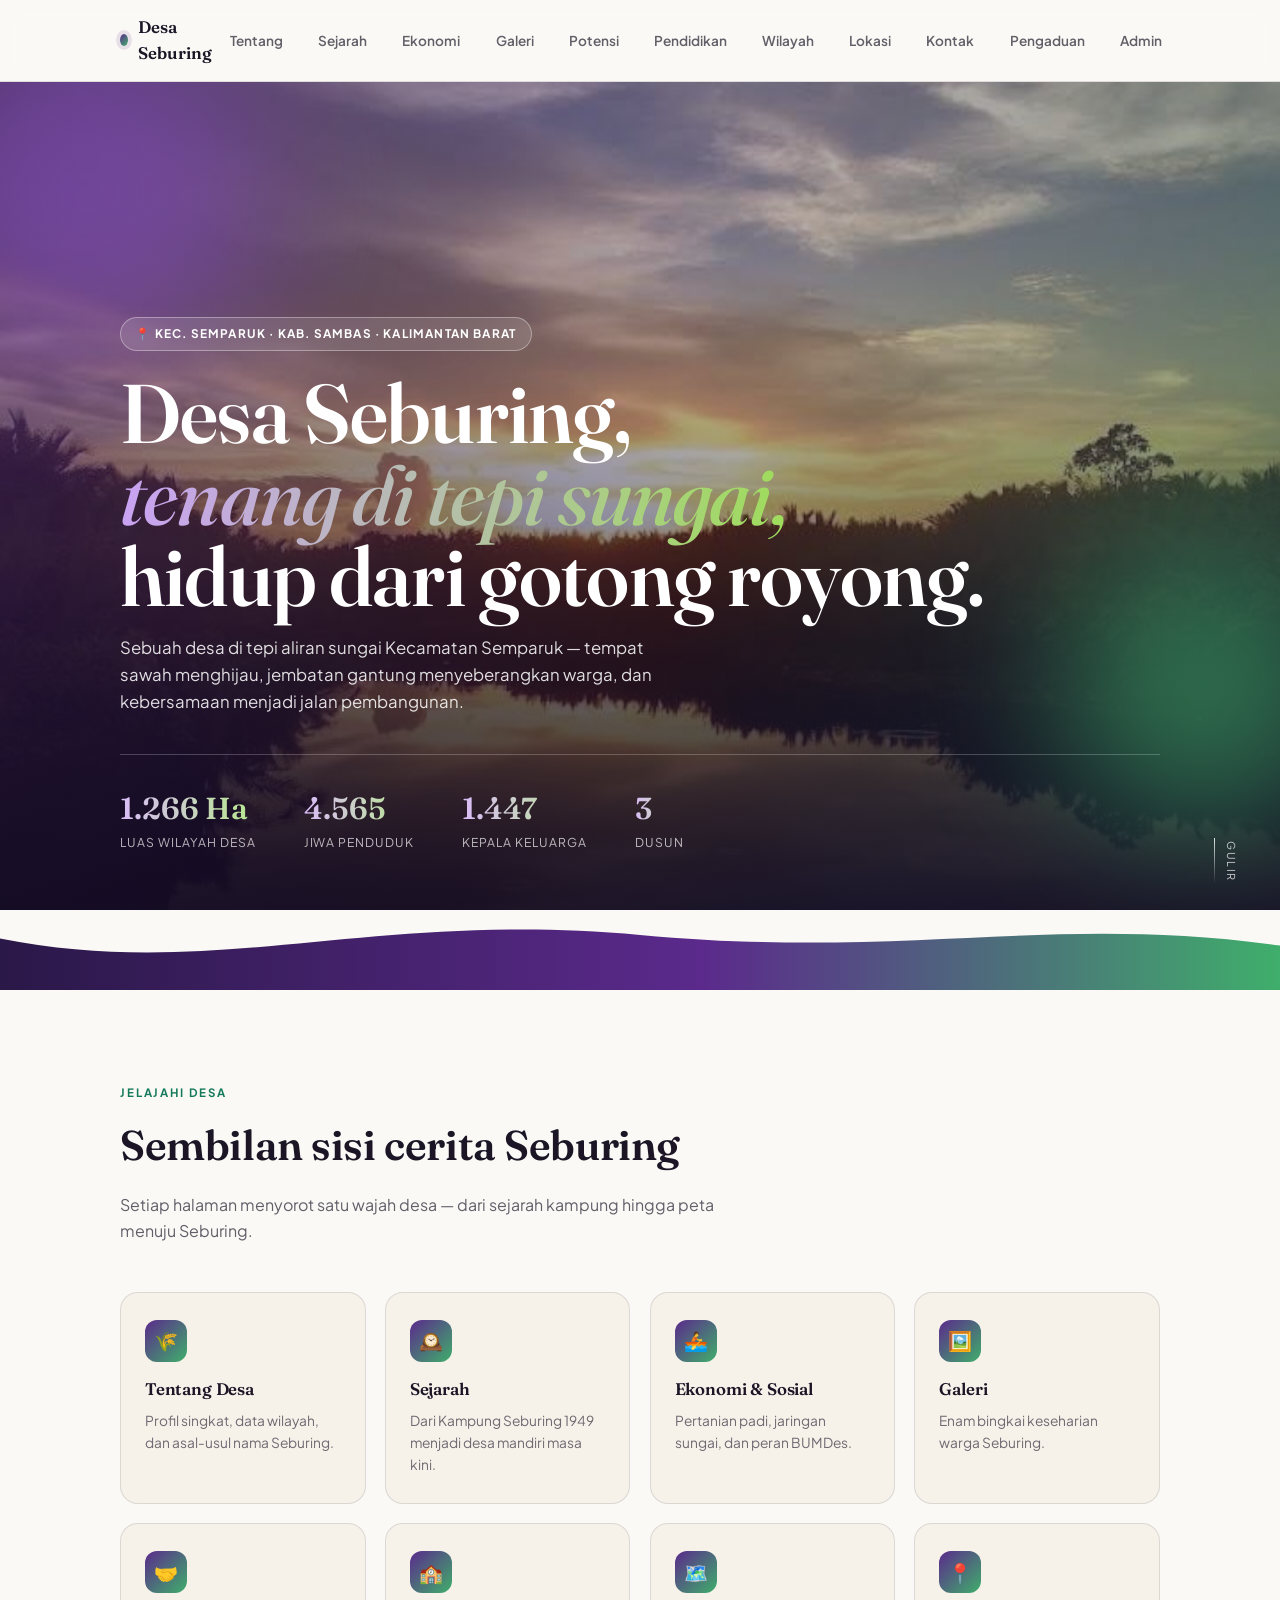
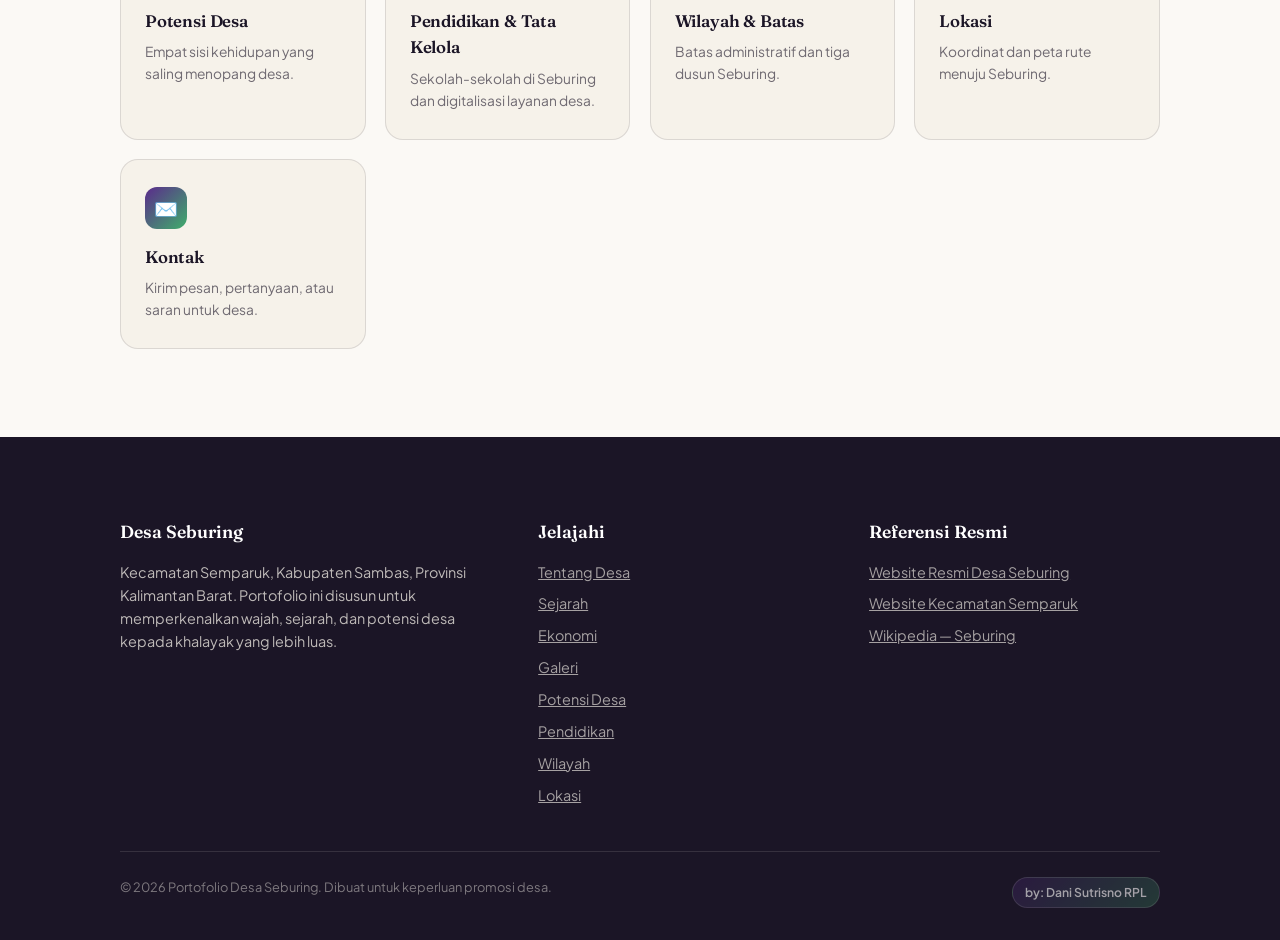
<file: index.html>
<!DOCTYPE html>
<html lang="id">
<head>
<meta charset="UTF-8">
<meta name="viewport" content="width=device-width, initial-scale=1.0">
<title>Desa Seburing — Kecamatan Semparuk, Kabupaten Sambas</title>
<meta name="description" content="Portofolio & profil Desa Seburing, Kecamatan Semparuk, Kabupaten Sambas, Kalimantan Barat.">
<link rel="preconnect" href="https://fonts.googleapis.com">
<link rel="preconnect" href="https://fonts.gstatic.com" crossorigin>
<link href="https://fonts.googleapis.com/css2?family=Fraunces:ital,opsz,wght@0,9..144,300;0,9..144,500;0,9..144,600;0,9..144,700;1,9..144,500&family=Plus+Jakarta+Sans:wght@300;400;500;600;700;800&display=swap" rel="stylesheet">
<style>
  :root{
    --deep-purple:#2A1848;
    --royal-purple:#5B2A8C;
    --orchid:#8A4FC9;
    --teal-green:#157A5C;
    --leaf-green:#3FAE6B;
    --lime:#9FDD5C;
    --cream:#F6F2EA;
    --ink:#1B1526;
    --paper:#FBF9F5;
    --line: rgba(27,21,38,0.12);
    --shadow: 0 20px 50px rgba(42,24,72,0.18);
  }
  *{box-sizing:border-box;}
  html{scroll-behavior:smooth;}
  body{
    margin:0;
    font-family:'Plus Jakarta Sans', sans-serif;
    color:var(--ink);
    background:var(--paper);
    line-height:1.6;
    -webkit-font-smoothing:antialiased;
  }
  h1,h2,h3,.display{
    font-family:'Fraunces', serif;
    font-weight:600;
    letter-spacing:-0.01em;
    margin:0;
  }
  a{color:inherit;}
  img{max-width:100%;display:block;}
  .eyebrow{
    text-transform:uppercase;
    letter-spacing:0.16em;
    font-size:0.72rem;
    font-weight:700;
    color:var(--teal-green);
  }
  .wrap{
    max-width:1120px;
    margin:0 auto;
    padding:0 clamp(1.2rem, 4vw, 2.5rem);
  }

  /* ---------- NAV ---------- */
  nav{
    position:sticky; top:0; z-index:50;
    background:rgba(251,249,245,0.85);
    backdrop-filter:blur(10px);
    border-bottom:1px solid var(--line);
  }
  nav .wrap{
    display:flex; align-items:center; justify-content:space-between;
    padding-top:0.85rem; padding-bottom:0.85rem;
  }
  .brand{
    display:flex; align-items:center; gap:0.6rem;
    font-family:'Fraunces', serif; font-weight:600; font-size:1.05rem;
  }
  .brand .dot{
    width:12px;height:12px;border-radius:50%;
    background:linear-gradient(135deg, var(--royal-purple), var(--leaf-green));
    box-shadow:0 0 0 4px rgba(91,42,140,0.12);
  }
  nav ul{
    list-style:none; display:flex; gap:0.4rem; margin:0; padding:0;
    font-size:0.85rem; font-weight:600;
  }
  nav ul a{
    text-decoration:none; opacity:0.68; transition:all .2s;
    padding:0.5rem 0.9rem; border-radius:999px; display:block;
  }
  nav ul a:hover{opacity:1; background:rgba(91,42,140,0.08);}
  nav ul a.active{
    opacity:1; color:#fff;
    background:linear-gradient(90deg, var(--royal-purple), var(--leaf-green));
    box-shadow:0 6px 16px rgba(91,42,140,0.28);
  }
  .nav-toggle{display:none;}
  @media (max-width:760px){
    nav ul{
      position:fixed; inset:56px 0 auto 0; flex-direction:column; gap:0.3rem;
      background:var(--paper); border-bottom:1px solid var(--line);
      max-height:0; overflow:hidden; transition:max-height .3s ease;
      padding:0 0.8rem;
    }
    nav ul.open{max-height:460px; padding:0.6rem 0.8rem 1rem;}
    nav ul a{padding:0.85rem 1rem;}
    .nav-toggle{
      display:block; background:none; border:none; cursor:pointer;
      font-size:1.4rem; color:var(--royal-purple);
    }
  }

  /* ---------- HERO ---------- */
  .hero{
    position:relative;
    min-height:92vh;
    display:flex; align-items:flex-end;
    overflow:hidden;
    isolation:isolate;
  }
  .hero-img{
    position:absolute; inset:0; width:100%; height:100%;
    object-fit:cover; z-index:-2;
    filter:saturate(1.05);
  }
  .hero::before{
    content:"";
    position:absolute; inset:0; z-index:-1;
    background:
      linear-gradient(180deg, rgba(42,24,72,0.35) 0%, rgba(42,24,72,0.25) 35%, rgba(20,12,36,0.92) 100%),
      linear-gradient(115deg, rgba(91,42,140,0.55) 0%, rgba(21,122,92,0.05) 55%, rgba(63,174,107,0.45) 100%);
  }
  .hero-content{
    position:relative;
    padding:3.2rem clamp(1.2rem,4vw,2.5rem) 3.6rem;
    max-width:1120px; margin:0 auto; width:100%;
    color:#fff;
  }
  .hero-badge{
    display:inline-flex; align-items:center; gap:0.5rem;
    background:rgba(255,255,255,0.12);
    border:1px solid rgba(255,255,255,0.35);
    padding:0.4rem 0.9rem; border-radius:999px;
    font-size:0.74rem; letter-spacing:0.1em; text-transform:uppercase;
    font-weight:700; margin-bottom:1.4rem; backdrop-filter:blur(6px);
  }
  .hero h1{
    font-size:clamp(2.6rem, 7vw, 5.2rem);
    line-height:0.98;
    font-weight:600;
    color:#fff;
  }
  .hero h1 em{
    font-style:italic; font-weight:500;
    background:linear-gradient(90deg,#C9A2F3,#9FDD5C);
    -webkit-background-clip:text; background-clip:text; color:transparent;
  }
  .hero p.lede{
    max-width:34rem; margin-top:1.1rem;
    font-size:1.05rem; color:rgba(255,255,255,0.86); font-weight:400;
  }
  .hero-stats{
    display:flex; flex-wrap:wrap; gap:1.6rem clamp(1.6rem,4vw,3rem);
    margin-top:2.4rem;
    padding-top:1.8rem;
    border-top:1px solid rgba(255,255,255,0.22);
  }
  .hero-stats div .num{
    font-family:'Fraunces',serif; font-size:1.9rem; font-weight:600;
    background:linear-gradient(90deg,#D9BCF7,#B7E88C);
    -webkit-background-clip:text; background-clip:text; color:transparent;
  }
  .hero-stats div .lbl{font-size:0.76rem; color:rgba(255,255,255,0.7); text-transform:uppercase; letter-spacing:0.08em;}

  /* ---------- RIVER DIVIDER (signature element) ---------- */
  .river-divider{
    display:block; width:100%; height:auto; margin:0; line-height:0;
  }

  /* ---------- SECTION GENERIC ---------- */
  section{padding:5.5rem 0; scroll-margin-top:76px;}
  .section-head{max-width:38rem; margin-bottom:3rem;}
  .section-head h2{font-size:clamp(1.9rem,3.6vw,2.6rem); margin-top:0.5rem;}
  .section-head p{color:rgba(27,21,38,0.68); margin-top:0.9rem;}

  .bg-dark{
    position:relative; overflow:hidden;
    background:linear-gradient(160deg, var(--deep-purple) 0%, #201238 55%, #0F2B22 100%);
    color:#EFE9F7;
  }
  .bg-dark .eyebrow{color:var(--lime);}
  .bg-dark .section-head p{color:rgba(239,233,247,0.72);}
  .bg-dark h2{color:#fff;}

  /* ---------- ABOUT / SEJARAH LAYOUT ---------- */
  .about-grid{
    display:grid; grid-template-columns:1.1fr 0.9fr; gap:3rem; align-items:start;
  }
  @media(max-width:800px){.about-grid{grid-template-columns:1fr;}}
  .about-grid p{margin:0 0 1rem;}
  .fact-card{
    background:var(--cream);
    border:1px solid var(--line);
    border-radius:18px;
    padding:1.6rem 1.7rem;
    box-shadow:var(--shadow);
  }
  .fact-card h3{font-size:1.05rem; margin-bottom:1rem; display:flex; align-items:center; gap:0.5rem;}
  .fact-card h3::before{
    content:""; width:8px; height:8px; border-radius:50%;
    background:linear-gradient(135deg,var(--royal-purple),var(--leaf-green));
  }
  .fact-list{list-style:none; margin:0; padding:0; font-size:0.92rem;}
  .fact-list li{
    display:flex; justify-content:space-between; gap:1rem;
    padding:0.62rem 0; border-top:1px dashed var(--line);
  }
  .fact-list li:first-child{border-top:none;}
  .fact-list .k{color:rgba(27,21,38,0.6);}
  .fact-list .v{font-weight:700; text-align:right;}

  /* ---------- TIMELINE ---------- */
  .timeline{position:relative; margin-top:1rem; padding-left:1.6rem;}
  .timeline::before{
    content:""; position:absolute; left:5px; top:6px; bottom:6px; width:2px;
    background:linear-gradient(180deg,var(--royal-purple),var(--leaf-green));
  }
  .t-item{position:relative; padding-bottom:1.7rem;}
  .t-item:last-child{padding-bottom:0;}
  .t-item::before{
    content:""; position:absolute; left:-1.6rem; top:0.35rem;
    width:12px; height:12px; border-radius:50%;
    background:var(--paper); border:3px solid var(--royal-purple);
  }
  .t-item .yr{font-family:'Fraunces',serif; font-weight:600; color:var(--royal-purple); font-size:1.05rem;}
  .t-item p{margin:0.3rem 0 0; color:rgba(27,21,38,0.72); font-size:0.94rem;}

  /* ---------- GALLERY ---------- */
  .gallery-grid{
    display:grid; grid-template-columns:repeat(3,1fr); gap:1.3rem;
  }
  @media(max-width:900px){.gallery-grid{grid-template-columns:repeat(2,1fr);}}
  @media(max-width:560px){.gallery-grid{grid-template-columns:1fr;}}
  .g-card{
    position:relative; border-radius:20px; overflow:hidden;
    aspect-ratio:4/5; cursor:pointer;
    box-shadow:0 14px 34px rgba(15,20,15,0.35);
  }
  .g-card img{
    width:100%; height:100%; object-fit:cover;
    transition:transform .6s cubic-bezier(.2,.8,.2,1), filter .4s;
  }
  .g-card:hover img{transform:scale(1.08);}
  .g-card .g-overlay{
    position:absolute; inset:0;
    background:linear-gradient(180deg, rgba(20,10,36,0) 40%, rgba(20,10,36,0.88) 100%);
    display:flex; align-items:flex-end; padding:1.1rem;
  }
  .g-card .g-tag{
    font-size:0.66rem; text-transform:uppercase; letter-spacing:0.1em;
    color:var(--lime); font-weight:700; display:block; margin-bottom:0.25rem;
  }
  .g-card .g-title{color:#fff; font-family:'Fraunces',serif; font-size:1.15rem; font-weight:600;}
  .g-card.tall{grid-row:span 2; aspect-ratio:auto;}

  /* ---------- POTENSI ---------- */
  .potensi-grid{
    display:grid; grid-template-columns:repeat(2,1fr); gap:1.4rem;
  }
  @media(max-width:760px){.potensi-grid{grid-template-columns:1fr;}}
  .p-card{
    padding:1.8rem; border-radius:18px;
    background:rgba(255,255,255,0.04);
    border:1px solid rgba(239,233,247,0.14);
    transition:transform .3s, border-color .3s;
  }
  .p-card:hover{transform:translateY(-4px); border-color:rgba(159,221,92,0.5);}
  .p-card .p-icon{
    width:44px; height:44px; border-radius:12px; margin-bottom:1rem;
    display:flex; align-items:center; justify-content:center;
    background:linear-gradient(135deg, var(--royal-purple), var(--leaf-green));
    font-size:1.3rem;
  }
  .p-card h3{color:#fff; font-size:1.15rem; margin-bottom:0.5rem;}
  .p-card p{color:rgba(239,233,247,0.7); font-size:0.92rem; margin:0;}

  /* ---------- DUSUN STRIP ---------- */
  .dusun-strip{
    display:grid; grid-template-columns:repeat(3,1fr); gap:1.2rem; margin-top:1rem;
  }
  @media(max-width:700px){.dusun-strip{grid-template-columns:1fr;}}
  .dusun-card{
    border-radius:16px; padding:1.4rem;
    background:linear-gradient(155deg, rgba(91,42,140,0.08), rgba(63,174,107,0.08));
    border:1px solid var(--line);
  }
  .dusun-card .n{font-family:'Fraunces',serif; font-weight:600; font-size:1.2rem; color:var(--royal-purple);}

  /* ---------- SCHOOL PROFILE (image + story) ---------- */
  .school-profile{
    display:grid; grid-template-columns:0.9fr 1.1fr; gap:2.4rem; align-items:center;
    margin-top:3rem;
  }
  .school-profile.reverse{grid-template-columns:1.1fr 0.9fr;}
  .school-profile.reverse .school-photo{order:2;}
  @media(max-width:800px){
    .school-profile, .school-profile.reverse{grid-template-columns:1fr;}
    .school-profile.reverse .school-photo{order:0;}
  }
  .school-photo{
    position:relative; border-radius:20px; overflow:hidden;
    aspect-ratio:4/3; box-shadow:0 16px 36px rgba(42,24,72,0.18);
  }
  .school-photo img{width:100%; height:100%; object-fit:cover; transition:transform .6s cubic-bezier(.2,.8,.2,1);}
  .school-photo:hover img{transform:scale(1.06);}
  .school-photo .s-overlay{
    position:absolute; inset:0;
    background:linear-gradient(180deg, rgba(20,10,36,0) 50%, rgba(20,10,36,0.82) 100%);
    display:flex; align-items:flex-end; padding:1.1rem;
  }
  .school-photo .s-tag{
    font-size:0.66rem; text-transform:uppercase; letter-spacing:0.1em;
    color:var(--lime); font-weight:700; display:block; margin-bottom:0.25rem;
  }
  .school-photo .s-title{color:#fff; font-family:'Fraunces',serif; font-size:1.15rem; font-weight:600;}
  .school-text h3{font-size:1.35rem; margin-bottom:0.7rem;}
  .school-text p{font-size:0.95rem; color:rgba(27,21,38,0.72); margin:0 0 0.9rem;}
  .school-meta{
    display:flex; flex-wrap:wrap; gap:0.6rem; margin-top:1rem;
  }
  .school-meta span{
    font-size:0.78rem; font-weight:700; padding:0.4rem 0.8rem; border-radius:999px;
    background:linear-gradient(90deg, rgba(91,42,140,0.1), rgba(63,174,107,0.1));
    border:1px solid var(--line); color:var(--royal-purple);
  }

  /* ---------- CTA / FOOTER ---------- */
  footer{
    background:var(--ink); color:rgba(246,242,234,0.75);
    padding:3.6rem 0 2rem;
  }
  .footer-grid{
    display:grid; grid-template-columns:1.3fr 1fr 1fr; gap:2.5rem;
    padding-bottom:2.2rem; border-bottom:1px solid rgba(246,242,234,0.12);
  }
  @media(max-width:760px){.footer-grid{grid-template-columns:1fr; gap:1.8rem;}}
  footer h4{color:#fff; font-family:'Fraunces',serif; font-weight:600; font-size:1.1rem; margin-bottom:0.9rem;}
  footer ul{list-style:none; margin:0; padding:0; font-size:0.9rem;}
  footer li{margin-bottom:0.55rem; opacity:0.85;}
  .foot-bottom{
    display:flex; justify-content:space-between; flex-wrap:wrap; gap:0.8rem;
    padding-top:1.6rem; font-size:0.8rem; opacity:0.6;
  }
  .badge-credit{
    display:inline-flex; align-items:center; gap:0.4rem;
    padding:0.3rem 0.75rem; border-radius:999px;
    background:linear-gradient(135deg, rgba(91,42,140,0.4), rgba(63,174,107,0.4));
    border:1px solid rgba(246,242,234,0.2);
    font-weight:600; font-size:0.76rem; color:#fff;
  }

  .reveal{opacity:0; transform:translateY(22px); transition:opacity .7s ease, transform .7s ease;}
  .reveal.show{opacity:1; transform:none;}

  /* ---------- AMBIENT BLOBS (hero + dark section texture) ---------- */
  .blob{
    position:absolute; border-radius:50%; filter:blur(70px);
    opacity:0.55; pointer-events:none; z-index:-1;
    animation:drift 14s ease-in-out infinite alternate;
  }
  @keyframes drift{
    0%{ transform:translate(0,0) scale(1); }
    100%{ transform:translate(30px,-24px) scale(1.12); }
  }
  .scroll-cue{
    position:absolute; right:clamp(1.2rem,4vw,2.5rem); bottom:1.6rem;
    display:flex; flex-direction:column; align-items:center; gap:0.5rem;
    color:rgba(255,255,255,0.75); font-size:0.68rem; letter-spacing:0.14em; text-transform:uppercase;
    writing-mode:vertical-rl;
  }
  .scroll-cue .line{
    width:1px; height:46px;
    background:linear-gradient(180deg, rgba(255,255,255,0.85), transparent);
    writing-mode:horizontal-tb;
    animation:cue 2.2s ease-in-out infinite;
  }
  @keyframes cue{
    0%,100%{transform:scaleY(1); opacity:0.7;}
    50%{transform:scaleY(0.55); opacity:1;}
  }

  /* ---------- LOKASI / PETA ---------- */
  .map-shell{
    display:grid; grid-template-columns:0.95fr 1.05fr; gap:0; border-radius:22px;
    overflow:hidden; box-shadow:var(--shadow); border:1px solid var(--line);
  }
  @media(max-width:820px){.map-shell{grid-template-columns:1fr;}}
  .map-info{
    background:linear-gradient(165deg, var(--deep-purple), #17301F);
    color:#fff; padding:2.4rem clamp(1.4rem,4vw,2.4rem);
    display:flex; flex-direction:column; justify-content:center; gap:1.4rem;
  }
  .map-info .pin{
    width:46px; height:46px; border-radius:50%;
    background:linear-gradient(135deg,var(--orchid),var(--leaf-green));
    display:flex; align-items:center; justify-content:center; font-size:1.3rem;
  }
  .map-info h3{color:#fff; font-size:1.5rem;}
  .map-info p{color:rgba(255,255,255,0.72); font-size:0.94rem; margin:0;}
  .coord-chip{
    display:inline-flex; gap:0.5rem; align-items:center;
    font-family:'Fraunces',serif; font-size:0.95rem; font-weight:600;
    background:rgba(255,255,255,0.08); border:1px solid rgba(255,255,255,0.18);
    padding:0.55rem 0.9rem; border-radius:12px; width:fit-content;
  }
  .btn-maps{
    display:inline-flex; align-items:center; gap:0.55rem;
    background:linear-gradient(90deg,var(--orchid),var(--leaf-green));
    color:#fff; text-decoration:none; font-weight:700; font-size:0.92rem;
    padding:0.85rem 1.3rem; border-radius:999px; width:fit-content;
    box-shadow:0 10px 26px rgba(63,174,107,0.35);
    transition:transform .25s, box-shadow .25s;
  }
  .btn-maps:hover{transform:translateY(-2px); box-shadow:0 14px 32px rgba(63,174,107,0.45);}
  .map-frame{position:relative; min-height:340px;}
  .map-frame iframe{
    width:100%; height:100%; min-height:340px; border:0; display:block; filter:grayscale(0.1) contrast(1.05);
  }

  @media (prefers-reduced-motion: reduce){
    html{scroll-behavior:auto;}
    .reveal{opacity:1; transform:none; transition:none;}
    .g-card img{transition:none;}
    .blob{animation:none;}
    .scroll-cue .line{animation:none;}
  }

  /* ---------- PAGE HERO (secondary pages banner) ---------- */
  .page-hero{
    position:relative;
    padding:7.5rem clamp(1.2rem,4vw,2.5rem) 4rem;
    overflow:hidden; isolation:isolate;
    background:
      linear-gradient(160deg, var(--deep-purple) 0%, #201238 55%, #0F2B22 100%);
    color:#fff;
  }
  .page-hero .wrap{max-width:1120px;}
  .page-hero .eyebrow{color:var(--lime);}
  .page-hero h1{
    font-size:clamp(2.2rem, 5.5vw, 3.6rem);
    line-height:1.05; color:#fff; margin-top:0.6rem;
  }
  .page-hero p.lede{
    max-width:38rem; margin-top:1rem; font-size:1.02rem;
    color:rgba(255,255,255,0.82); font-weight:400;
  }
  .page-hero .blob{position:absolute;}

  /* ---------- HOME LINK GRID (index page) ---------- */
  .explore-grid{
    display:grid; grid-template-columns:repeat(4,1fr); gap:1.2rem;
  }
  @media(max-width:900px){.explore-grid{grid-template-columns:repeat(2,1fr);}}
  @media(max-width:520px){.explore-grid{grid-template-columns:1fr;}}
  .explore-card{
    display:block; text-decoration:none; padding:1.7rem 1.5rem;
    border-radius:18px; background:var(--cream); border:1px solid var(--line);
    transition:transform .25s, box-shadow .25s, border-color .25s;
  }
  .explore-card:hover{
    transform:translateY(-4px); box-shadow:var(--shadow);
    border-color:rgba(91,42,140,0.3);
  }
  .explore-card .e-icon{
    width:42px; height:42px; border-radius:12px; margin-bottom:0.9rem;
    display:flex; align-items:center; justify-content:center;
    background:linear-gradient(135deg, var(--royal-purple), var(--leaf-green));
    font-size:1.2rem;
  }
  .explore-card h3{font-size:1.05rem; margin-bottom:0.4rem;}
  .explore-card p{font-size:0.86rem; color:rgba(27,21,38,0.62); margin:0;}

  /* ---------- PAGE FOOTER NAV (prev/next) ---------- */
  .page-nav{
    display:flex; justify-content:space-between; flex-wrap:wrap; gap:1rem;
    margin-top:3rem; padding-top:1.8rem; border-top:1px dashed var(--line);
  }
  .page-nav a{
    text-decoration:none; font-weight:700; font-size:0.9rem;
    color:var(--royal-purple); display:inline-flex; align-items:center; gap:0.4rem;
  }
  .page-nav a:hover{color:var(--teal-green);}
</style>
</head>
<body>

<nav>
  <div class="wrap">
    <a href="index.html" class="brand" style="text-decoration:none;">
      <span class="dot"></span>Desa Seburing
    </a>

    <button class="nav-toggle" aria-label="Buka menu"
      onclick="document.getElementById('navlinks').classList.toggle('open')">
      ☰
    </button>

    <ul id="navlinks">
      <li><a href="tentang.html">Tentang</a></li>
      <li><a href="sejarah.html">Sejarah</a></li>
      <li><a href="ekonomi.html">Ekonomi</a></li>
      <li><a href="galeri.html">Galeri</a></li>
      <li><a href="potensi_desa.html">Potensi</a></li>
      <li><a href="pendidikan.html">Pendidikan</a></li>
      <li><a href="wilayah.html">Wilayah</a></li>
      <li><a href="lokasi.html">Lokasi</a></li>
      <li><a href="kontak.html">Kontak</a></li>

      <!-- TOMBOL PENGADUAN -->
      <li><a href="pengaduan.html">Pengaduan</a></li>

      <!-- TOMBOL ADMIN -->
      <li><a href="admin-login.html">Admin</a></li>
    </ul>
  </div>
</nav>

<header class="hero">
  <img class="hero-img" src="hero.jpg" alt="Matahari terbenam di aliran sungai Desa Seburing">
  <div class="blob" style="width:340px;height:340px; top:-60px; left:-80px; background:var(--orchid);"></div>
  <div class="blob" style="width:280px;height:280px; bottom:10%; right:-60px; background:var(--leaf-green); animation-delay:3s;"></div>
  <div class="hero-content">
    <span class="hero-badge">📍 Kec. Semparuk · Kab. Sambas · Kalimantan Barat</span>
    <h1>Desa Seburing,<br><em>tenang di tepi sungai,</em><br>hidup dari gotong royong.</h1>
    <p class="lede">Sebuah desa di tepi aliran sungai Kecamatan Semparuk — tempat sawah menghijau, jembatan gantung menyeberangkan warga, dan kebersamaan menjadi jalan pembangunan.</p>
    <div class="hero-stats">
      <div><div class="num">1.266 Ha</div><div class="lbl">Luas Wilayah Desa</div></div>
      <div><div class="num">4.565</div><div class="lbl">Jiwa Penduduk</div></div>
      <div><div class="num">1.447</div><div class="lbl">Kepala Keluarga</div></div>
      <div><div class="num">3</div><div class="lbl">Dusun</div></div>
    </div>
  </div>
  <div class="scroll-cue"><span>Gulir</span><span class="line"></span></div>
</header>

<svg class="river-divider" viewBox="0 0 1440 90" preserveAspectRatio="none" xmlns="http://www.w3.org/2000/svg">
  <defs>
    <linearGradient id="riverGrad" x1="0" y1="0" x2="1" y2="0">
      <stop offset="0%" stop-color="#2A1848"/>
      <stop offset="55%" stop-color="#5B2A8C"/>
      <stop offset="100%" stop-color="#3FAE6B"/>
    </linearGradient>
  </defs>
  <path fill="url(#riverGrad)" d="M0,32 C240,80 420,0 720,28 C1020,56 1180,4 1440,40 L1440,90 L0,90 Z"></path>
</svg>

<main>

<section id="jelajahi">
  <div class="wrap">
    <div class="section-head reveal">
      <span class="eyebrow">Jelajahi Desa</span>
      <h2>Sembilan sisi cerita Seburing</h2>
      <p>Setiap halaman menyorot satu wajah desa — dari sejarah kampung hingga peta menuju Seburing.</p>
    </div>
    <div class="explore-grid reveal">
      <a href="tentang.html" class="explore-card">
        <div class="e-icon">🌾</div>
        <h3>Tentang Desa</h3>
        <p>Profil singkat, data wilayah, dan asal-usul nama Seburing.</p>
      </a>
      <a href="sejarah.html" class="explore-card">
        <div class="e-icon">🕰️</div>
        <h3>Sejarah</h3>
        <p>Dari Kampung Seburing 1949 menjadi desa mandiri masa kini.</p>
      </a>
      <a href="ekonomi.html" class="explore-card">
        <div class="e-icon">🚣</div>
        <h3>Ekonomi & Sosial</h3>
        <p>Pertanian padi, jaringan sungai, dan peran BUMDes.</p>
      </a>
      <a href="galeri.html" class="explore-card">
        <div class="e-icon">🖼️</div>
        <h3>Galeri</h3>
        <p>Enam bingkai keseharian warga Seburing.</p>
      </a>
      <a href="potensi_desa.html" class="explore-card">
        <div class="e-icon">🤝</div>
        <h3>Potensi Desa</h3>
        <p>Empat sisi kehidupan yang saling menopang desa.</p>
      </a>
      <a href="pendidikan.html" class="explore-card">
        <div class="e-icon">🏫</div>
        <h3>Pendidikan & Tata Kelola</h3>
        <p>Sekolah-sekolah di Seburing dan digitalisasi layanan desa.</p>
      </a>
      <a href="wilayah.html" class="explore-card">
        <div class="e-icon">🗺️</div>
        <h3>Wilayah & Batas</h3>
        <p>Batas administratif dan tiga dusun Seburing.</p>
      </a>
      <a href="lokasi.html" class="explore-card">
        <div class="e-icon">📍</div>
        <h3>Lokasi</h3>
        <p>Koordinat dan peta rute menuju Seburing.</p>
      </a>
      <a href="kontak.html" class="explore-card">
        <div class="e-icon">✉️</div>
        <h3>Kontak</h3>
        <p>Kirim pesan, pertanyaan, atau saran untuk desa.</p>
      </a>
    </div>
  </div>
</section>

</main>

<footer id="footer-info">
  <div class="wrap">
    <div class="footer-grid">
      <div>
        <h4>Desa Seburing</h4>
        <p style="font-size:0.9rem; max-width:24rem;">Kecamatan Semparuk, Kabupaten Sambas, Provinsi Kalimantan Barat. Portofolio ini disusun untuk memperkenalkan wajah, sejarah, dan potensi desa kepada khalayak yang lebih luas.</p>
      </div>
      <div>
        <h4>Jelajahi</h4>
        <ul>
          <li><a href="tentang.html">Tentang Desa</a></li>
          <li><a href="sejarah.html">Sejarah</a></li>
          <li><a href="ekonomi.html">Ekonomi</a></li>
          <li><a href="galeri.html">Galeri</a></li>
          <li><a href="potensi_desa.html">Potensi Desa</a></li>
          <li><a href="pendidikan.html">Pendidikan</a></li>
          <li><a href="wilayah.html">Wilayah</a></li>
          <li><a href="lokasi.html">Lokasi</a></li>
        </ul>
      </div>
      <div>
        <h4>Referensi Resmi</h4>
        <ul>
          <li><a href="https://seburing.semparuk.id/" target="_blank" rel="noopener">Website Resmi Desa Seburing</a></li>
          <li><a href="https://semparuk.id/" target="_blank" rel="noopener">Website Kecamatan Semparuk</a></li>
          <li><a href="https://id.wikipedia.org/wiki/Seburing,_Semparuk,_Sambas" target="_blank" rel="noopener">Wikipedia — Seburing</a></li>
        </ul>
      </div>
    </div>
    <div class="foot-bottom">
      <span>© 2026 Portofolio Desa Seburing. Dibuat untuk keperluan promosi desa.</span>
      <span class="badge-credit">by: Dani Sutrisno RPL</span>
    </div>
  </div>
</footer>

<script>
// Desa Seburing — shared script (multi-page version)

document.addEventListener('DOMContentLoaded', function () {
  // mobile menu toggle
  var toggleBtn = document.querySelector('.nav-toggle');
  var navlinks = document.getElementById('navlinks');
  if (toggleBtn && navlinks) {
    toggleBtn.addEventListener('click', function () {
      navlinks.classList.toggle('open');
    });
    navlinks.querySelectorAll('a').forEach(function (a) {
      a.addEventListener('click', function () { navlinks.classList.remove('open'); });
    });
  }

  // subtle parallax on hero/page-hero blobs, respects reduced motion
  var prefersReduced = window.matchMedia('(prefers-reduced-motion: reduce)').matches;
  if (!prefersReduced) {
    document.querySelectorAll('.hero, .page-hero, .bg-dark').forEach(function (heroEl) {
      var blobs = heroEl.querySelectorAll('.blob');
      if (!blobs.length) return;
      heroEl.addEventListener('mousemove', function (e) {
        var rect = heroEl.getBoundingClientRect();
        var x = ((e.clientX - rect.left) / rect.width - 0.5) * 20;
        var y = ((e.clientY - rect.top) / rect.height - 0.5) * 20;
        blobs.forEach(function (b, i) {
          b.style.transform = 'translate(' + x * (i + 1) + 'px, ' + y * (i + 1) + 'px)';
        });
      });
    });
  }

  // reveal on scroll
  var items = document.querySelectorAll('.reveal');
  if (items.length) {
    var io = new IntersectionObserver(function (entries) {
      entries.forEach(function (e) {
        if (e.isIntersecting) { e.target.classList.add('show'); io.unobserve(e.target); }
      });
    }, { threshold: 0.15 });
    items.forEach(function (i) { io.observe(i); });
  }

  // === Form Kontak -> Google Sheets (lewat Google Apps Script) ===
  // Ganti URL di bawah ini dengan URL Web App hasil Deploy Apps Script kamu
  var SCRIPT_URL = "https://script.google.com/macros/s/XXXXXXXXXXXX/exec";

  var formKontak = document.getElementById('formKontak');
  if (formKontak) {
    formKontak.addEventListener('submit', function (e) {
      e.preventDefault();

      var namaEl = document.getElementById('nama');
      var emailEl = document.getElementById('email');
      var pesanEl = document.getElementById('pesan');
      var status = document.getElementById('statusKirim');
      var submitBtn = formKontak.querySelector('button[type="submit"]');

      var data = {
        nama: namaEl ? namaEl.value : '',
        email: emailEl ? emailEl.value : '',
        pesan: pesanEl ? pesanEl.value : ''
      };

      if (status) status.textContent = 'Mengirim...';
      if (submitBtn) submitBtn.disabled = true;

      fetch(SCRIPT_URL, {
        method: 'POST',
        headers: { 'Content-Type': 'text/plain;charset=utf-8' },
        body: JSON.stringify(data)
      })
        .then(function (res) { return res.json(); })
        .then(function (res) {
          if (res.result === 'success') {
            if (status) status.textContent = 'Pesan terkirim, terima kasih!';
            formKontak.reset();
          } else {
            if (status) status.textContent = 'Gagal mengirim pesan. Coba lagi.';
          }
        })
        .catch(function () {
          if (status) status.textContent = 'Terjadi kesalahan jaringan.';
        })
        .finally(function () {
          if (submitBtn) submitBtn.disabled = false;
        });
    });
  }
});
</script>
</body>
</html>
</file>
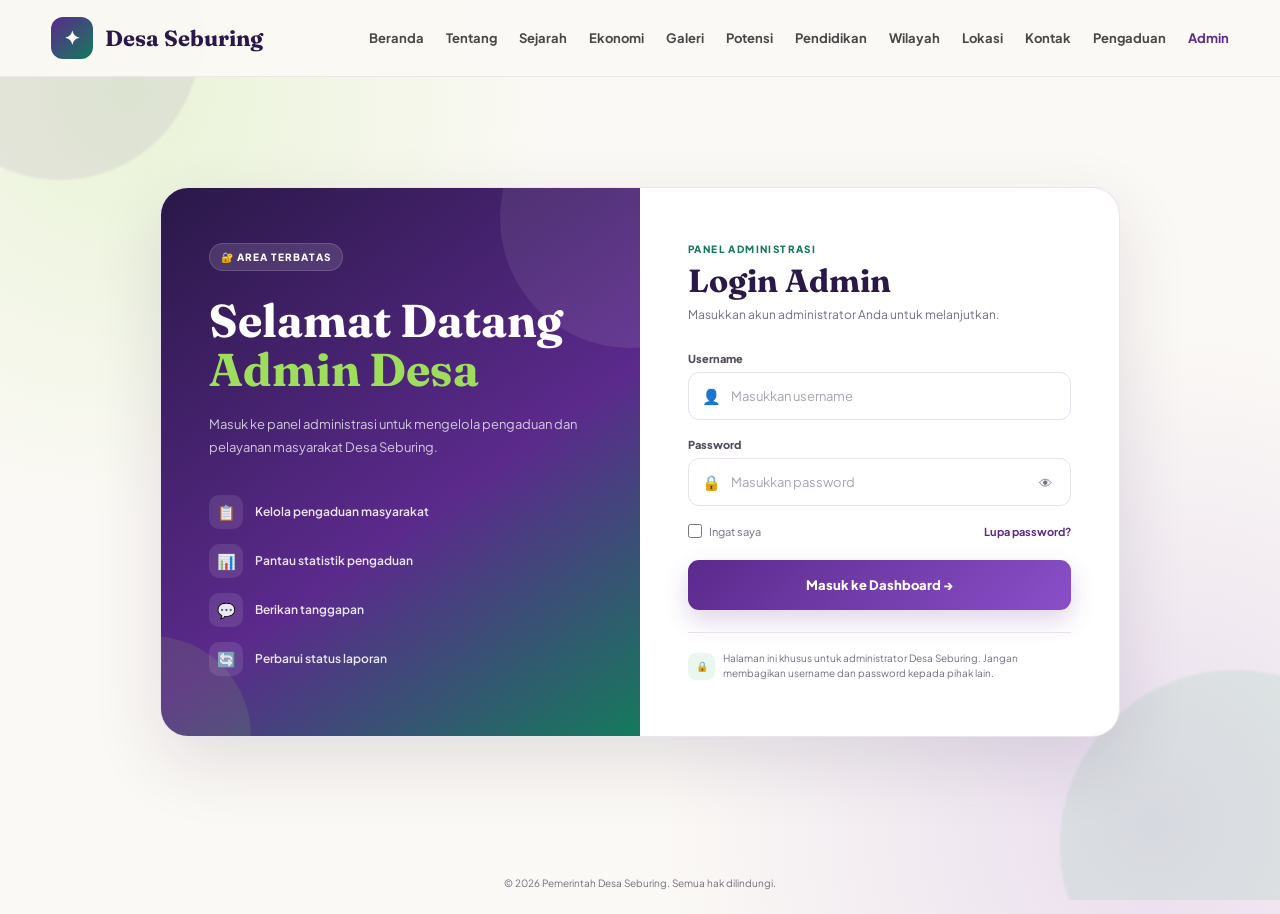
<file: admin-login.html>
<!DOCTYPE html>
<html lang="id">
<head>
  <meta charset="UTF-8">
  <meta name="viewport" content="width=device-width, initial-scale=1.0">

  <title>Login Admin - Desa Seburing</title>

  <link rel="preconnect" href="https://fonts.googleapis.com">
  <link rel="preconnect" href="https://fonts.gstatic.com" crossorigin>

  <link
    href="https://fonts.googleapis.com/css2?family=Fraunces:opsz,wght@9..144,600;9..144,700&family=Plus+Jakarta+Sans:wght@400;500;600;700;800&display=swap"
    rel="stylesheet">

  <style>

    :root {
      --purple-dark: #2a1848;
      --purple: #5b2a8c;
      --purple-light: #8a4fc9;

      --green-dark: #157a5c;
      --green: #3fae6b;
      --green-light: #9fdd5c;

      --cream: #fbf9f5;
      --cream-dark: #f3eee7;

      --white: #ffffff;
      --text: #292332;
      --muted: #746d7d;

      --border: #e8e1eb;

      --danger: #dc3545;

      --shadow: 0 25px 70px rgba(42, 24, 72, .12);
    }


    * {
      margin: 0;
      padding: 0;
      box-sizing: border-box;
    }


    html,
    body {
      min-height: 100%;
    }


    body {
      font-family: "Plus Jakarta Sans", sans-serif;

      background:
        radial-gradient(
          circle at 10% 10%,
          rgba(159, 221, 92, .20),
          transparent 30%
        ),
        radial-gradient(
          circle at 90% 90%,
          rgba(138, 79, 201, .16),
          transparent 35%
        ),
        var(--cream);

      color: var(--text);
      min-height: 100vh;
    }


    button,
    input {
      font-family: inherit;
    }


    button {
      cursor: pointer;
    }


    a {
      text-decoration: none;
      color: inherit;
    }


    /* =====================================================
       NAVBAR
    ===================================================== */

    .navbar {
      position: sticky;
      top: 0;
      z-index: 1000;

      width: 100%;

      background: rgba(251, 249, 245, .94);

      backdrop-filter: blur(15px);

      border-bottom:
        1px solid
        rgba(42, 24, 72, .08);
    }


    .nav-container {
      width: min(1180px, 92%);
      height: 76px;

      margin: auto;

      display: flex;
      align-items: center;
      justify-content: space-between;

      gap: 20px;
    }


    .nav-container .brand {
      display: flex;
      align-items: center;

      gap: 12px;

      font-family: "Fraunces", serif;

      font-weight: 700;
      font-size: 22px;

      color: var(--purple-dark);
    }


    .nav-container .brand-icon {
      width: 42px;
      height: 42px;

      display: grid;
      place-items: center;

      border-radius: 12px;

      color: white;

      background:
        linear-gradient(
          135deg,
          var(--purple),
          var(--green-dark)
        );

      font-size: 19px;
    }


    .nav-links {
      display: flex;
      align-items: center;

      gap: 22px;

      flex-wrap: wrap;
    }


    .nav-links a {
      font-size: 13px;
      font-weight: 700;

      color: #484848;

      transition: .25s;
    }


    .nav-links a:hover,
    .nav-links a.active {
      color: var(--purple);
    }


    .nav-toggle {
      display: none;

      border: 0;
      background: transparent;

      font-size: 26px;

      color: var(--purple-dark);
    }


    @media (max-width: 900px) {

      .nav-toggle {
        display: block;
      }


      .nav-links {
        display: none;

        position: absolute;

        left: 4%;
        right: 4%;
        top: 70px;

        padding: 18px;

        flex-direction: column;

        align-items: flex-start;

        gap: 15px;

        background: white;

        border-radius: 16px;

        box-shadow: var(--shadow);

        border:
          1px solid
          rgba(42, 24, 72, .08);
      }


      .nav-links.open {
        display: flex;
      }

    }


    /* =====================================================
       BACKGROUND
    ===================================================== */

    .background-decoration {
      position: fixed;

      inset: 0;

      overflow: hidden;

      pointer-events: none;

      z-index: -1;
    }


    .circle {
      position: absolute;

      border-radius: 50%;

      filter: blur(1px);
    }


    .circle-1 {
      width: 280px;
      height: 280px;

      top: -100px;
      left: -80px;

      background:
        rgba(91, 42, 140, .08);
    }


    .circle-2 {
      width: 350px;
      height: 350px;

      right: -130px;
      bottom: -120px;

      background:
        rgba(63, 174, 107, .10);
    }


    /* =====================================================
       MAIN
    ===================================================== */

    .main {
      width: min(1180px, calc(100% - 40px));

      min-height:
        calc(100vh - 100px);

      margin: auto;

      display: flex;

      align-items: center;

      justify-content: center;

      padding: 30px 0 60px;
    }


    .login-layout {
      width: 100%;
      max-width: 960px;

      display: grid;

      grid-template-columns:
        1fr 1fr;

      background: var(--white);

      border-radius: 28px;

      overflow: hidden;

      box-shadow: var(--shadow);

      border:
        1px solid
        rgba(232, 225, 235, .9);
    }


    /* =====================================================
       LEFT PANEL
    ===================================================== */

    .welcome-panel {
      position: relative;

      padding: 55px 48px;

      color: white;

      background:
        linear-gradient(
          145deg,
          var(--purple-dark),
          var(--purple) 58%,
          var(--green-dark)
        );

      overflow: hidden;
    }


    .welcome-panel::before {
      content: "";

      position: absolute;

      width: 260px;
      height: 260px;

      border-radius: 50%;

      right: -120px;
      top: -100px;

      background:
        rgba(255,255,255,.08);
    }


    .welcome-panel::after {
      content: "";

      position: absolute;

      width: 200px;
      height: 200px;

      border-radius: 50%;

      left: -110px;
      bottom: -100px;

      background:
        rgba(159,221,92,.12);
    }


    .welcome-content {
      position: relative;

      z-index: 2;
    }


    .panel-badge {
      display: inline-flex;

      align-items: center;

      gap: 7px;

      padding: 7px 11px;

      border-radius: 30px;

      background:
        rgba(255,255,255,.12);

      border:
        1px solid
        rgba(255,255,255,.14);

      font-size: 10px;

      font-weight: 800;

      text-transform: uppercase;

      letter-spacing: 1px;

      margin-bottom: 25px;
    }


    .welcome-panel h1 {
      font-family: "Fraunces", serif;

      font-size:
        clamp(32px, 4vw, 46px);

      line-height: 1.08;

      margin-bottom: 18px;
    }


    .welcome-panel h1 span {
      color: var(--green-light);
    }


    .welcome-panel
    > .welcome-content
    > p {

      color:
        rgba(255,255,255,.75);

      font-size: 13px;

      line-height: 1.8;

      max-width: 400px;
    }


    .feature-list {
      margin-top: 35px;

      display: flex;

      flex-direction: column;

      gap: 15px;
    }


    .feature {
      display: flex;

      align-items: center;

      gap: 12px;

      color:
        rgba(255,255,255,.88);

      font-size: 12px;

      font-weight: 600;
    }


    .feature-icon {
      width: 34px;
      height: 34px;

      flex-shrink: 0;

      display: grid;

      place-items: center;

      border-radius: 10px;

      background:
        rgba(255,255,255,.10);

      font-size: 15px;
    }


    /* =====================================================
       LOGIN PANEL
    ===================================================== */

    .login-panel {
      padding: 55px 48px;

      display: flex;

      flex-direction: column;

      justify-content: center;
    }


    .login-heading {
      margin-bottom: 30px;
    }


    .login-heading small {
      display: block;

      color: var(--green-dark);

      font-size: 10px;

      font-weight: 800;

      letter-spacing: 1.4px;

      text-transform: uppercase;

      margin-bottom: 8px;
    }


    .login-heading h2 {
      font-family: "Fraunces", serif;

      color: var(--purple-dark);

      font-size: 32px;

      line-height: 1.15;
    }


    .login-heading p {
      color: var(--muted);

      font-size: 12px;

      margin-top: 8px;
    }


    /* =====================================================
       FORM
    ===================================================== */

    .form-group {
      margin-bottom: 18px;
    }


    .form-group label {
      display: block;

      color: #544d5d;

      font-size: 11px;

      font-weight: 800;

      margin-bottom: 7px;
    }


    .input-wrapper {
      position: relative;
    }


    .input-icon {
      position: absolute;

      left: 14px;
      top: 50%;

      transform:
        translateY(-50%);

      font-size: 15px;

      color: var(--muted);

      pointer-events: none;
    }


    .form-control {
      width: 100%;

      min-height: 48px;

      border:
        1px solid
        var(--border);

      border-radius: 11px;

      padding:
        12px
        43px
        12px
        42px;

      outline: none;

      background: #fff;

      color: var(--text);

      font-size: 13px;

      transition: .2s;
    }


    .form-control::placeholder {
      color: #aaa3af;
    }


    .form-control:focus {
      border-color:
        var(--purple-light);

      box-shadow:
        0 0 0 4px
        rgba(138, 79, 201, .09);
    }


    .password-toggle {
      position: absolute;

      right: 10px;
      top: 50%;

      transform:
        translateY(-50%);

      width: 32px;
      height: 32px;

      border: 0;

      background: transparent;

      color: var(--muted);

      border-radius: 7px;
    }


    .password-toggle:hover {
      background: #f4eff7;

      color: var(--purple);
    }


    /* =====================================================
       OPTIONS
    ===================================================== */

    .login-options {
      display: flex;

      align-items: center;

      justify-content: space-between;

      gap: 10px;

      margin: 5px 0 22px;
    }


    .remember {
      display: flex;

      align-items: center;

      gap: 7px;

      color: var(--muted);

      font-size: 11px;

      cursor: pointer;
    }


    .remember input {
      accent-color:
        var(--purple);

      width: 14px;
      height: 14px;
    }


    .forgot {
      border: 0;

      background: transparent;

      color: var(--purple);

      font-size: 11px;

      font-weight: 700;
    }


    .forgot:hover {
      text-decoration: underline;
    }


    /* =====================================================
       LOGIN BUTTON
    ===================================================== */

    .login-button {
      width: 100%;

      min-height: 50px;

      border: 0;

      border-radius: 11px;

      color: white;

      background:
        linear-gradient(
          135deg,
          var(--purple),
          var(--purple-light)
        );

      font-size: 13px;

      font-weight: 800;

      box-shadow:
        0 10px 25px
        rgba(91,42,140,.20);

      transition: .2s;
    }


    .login-button:hover {
      transform:
        translateY(-1px);

      box-shadow:
        0 13px 30px
        rgba(91,42,140,.27);
    }


    .login-button:disabled {
      opacity: .65;

      cursor: not-allowed;

      transform: none;
    }


    /* =====================================================
       ERROR
    ===================================================== */

    .error-message {
      display: none;

      margin-bottom: 17px;

      padding: 11px 13px;

      border-radius: 10px;

      background: #fff0f1;

      border:
        1px solid
        #ffd6da;

      color: var(--danger);

      font-size: 11px;

      line-height: 1.5;
    }


    .error-message.show {
      display: block;
    }


    /* =====================================================
       SECURITY INFO
    ===================================================== */

    .security-info {
      display: flex;

      align-items: center;

      gap: 8px;

      margin-top: 22px;

      padding-top: 18px;

      border-top:
        1px solid
        var(--border);

      color: var(--muted);

      font-size: 10px;

      line-height: 1.5;
    }


    .security-icon {
      width: 27px;
      height: 27px;

      flex-shrink: 0;

      display: grid;

      place-items: center;

      border-radius: 8px;

      background: #eaf7ef;

      color: var(--green-dark);
    }


    /* =====================================================
       FOOTER
    ===================================================== */

    .footer {
      text-align: center;

      color: var(--muted);

      font-size: 10px;

      padding:
        0 20px 25px;
    }


    /* =====================================================
       LOADING
    ===================================================== */

    .button-loading {
      display: none;

      align-items: center;

      justify-content: center;

      gap: 8px;
    }


    .login-button.loading
    .button-text {
      display: none;
    }


    .login-button.loading
    .button-loading {
      display: flex;
    }


    .spinner {
      width: 16px;
      height: 16px;

      border:
        2px solid
        rgba(255,255,255,.4);

      border-top-color: white;

      border-radius: 50%;

      animation:
        spin .7s linear infinite;
    }


    @keyframes spin {

      to {
        transform:
          rotate(360deg);
      }

    }


    /* =====================================================
       RESPONSIVE
    ===================================================== */

    @media (max-width: 800px) {

      .main {
        width:
          min(100% - 24px, 600px);

        min-height: auto;

        padding:
          20px 0 40px;
      }


      .login-layout {
        grid-template-columns: 1fr;

        border-radius: 22px;
      }


      .welcome-panel {
        padding:
          35px 30px;
      }


      .welcome-panel h1 {
        font-size: 35px;
      }


      .feature-list {
        display: grid;

        grid-template-columns:
          repeat(2, 1fr);

        gap: 12px;

        margin-top: 25px;
      }


      .login-panel {
        padding:
          35px 30px;
      }

    }


    @media (max-width: 500px) {

      .nav-container {
        height: 70px;
      }


      .nav-container .brand {
        font-size: 19px;
      }


      .nav-container .brand-icon {
        width: 38px;
        height: 38px;
      }


      .welcome-panel {
        padding:
          30px 23px;
      }


      .login-panel {
        padding:
          30px 23px;
      }


      .feature-list {
        grid-template-columns: 1fr;
      }


      .login-heading h2 {
        font-size: 28px;
      }

    }

  </style>
</head>


<body>


  <!-- =====================================================
       NAVBAR
  ===================================================== -->

  <header class="navbar">

    <div class="nav-container">

      <a
        href="index.html"
        class="brand">

        <span class="brand-icon">
          ✦
        </span>

        <span>
          Desa Seburing
        </span>

      </a>


      <button
        class="nav-toggle"
        id="navToggle"
        aria-label="Buka menu"
        type="button">

        ☰

      </button>


      <nav
        class="nav-links"
        id="navlinks">

        <a href="index.html">
          Beranda
        </a>

        <a href="tentang.html">
          Tentang
        </a>

        <a href="sejarah.html">
          Sejarah
        </a>

        <a href="ekonomi.html">
          Ekonomi
        </a>

        <a href="galeri.html">
          Galeri
        </a>

        <a href="potensi_desa.html">
          Potensi
        </a>

        <a href="pendidikan.html">
          Pendidikan
        </a>

        <a href="wilayah.html">
          Wilayah
        </a>

        <a href="lokasi.html">
          Lokasi
        </a>

        <a href="kontak.html">
          Kontak
        </a>

        <a href="pengaduan.html">
          Pengaduan
        </a>

        <a
          href="admin-login.html"
          class="active">

          Admin

        </a>

      </nav>

    </div>

  </header>


  <!-- =====================================================
       BACKGROUND
  ===================================================== -->

  <div class="background-decoration">

    <div class="circle circle-1"></div>

    <div class="circle circle-2"></div>

  </div>


  <!-- =====================================================
       MAIN
  ===================================================== -->

  <main class="main">

    <div class="login-layout">


      <!-- =================================================
           WELCOME
      ================================================== -->

      <section class="welcome-panel">

        <div class="welcome-content">

          <div class="panel-badge">

            🔐 Area Terbatas

          </div>


          <h1>

            Selamat Datang<br>

            <span>
              Admin Desa
            </span>

          </h1>


          <p>

            Masuk ke panel administrasi untuk
            mengelola pengaduan dan pelayanan
            masyarakat Desa Seburing.

          </p>


          <div class="feature-list">


            <div class="feature">

              <div class="feature-icon">
                📋
              </div>

              <span>
                Kelola pengaduan masyarakat
              </span>

            </div>


            <div class="feature">

              <div class="feature-icon">
                📊
              </div>

              <span>
                Pantau statistik pengaduan
              </span>

            </div>


            <div class="feature">

              <div class="feature-icon">
                💬
              </div>

              <span>
                Berikan tanggapan
              </span>

            </div>


            <div class="feature">

              <div class="feature-icon">
                🔄
              </div>

              <span>
                Perbarui status laporan
              </span>

            </div>


          </div>

        </div>

      </section>


      <!-- =================================================
           LOGIN
      ================================================== -->

      <section class="login-panel">


        <div class="login-heading">

          <small>
            Panel Administrasi
          </small>


          <h2>
            Login Admin
          </h2>


          <p>
            Masukkan akun administrator Anda
            untuk melanjutkan.
          </p>

        </div>


        <!-- ERROR -->

        <div
          class="error-message"
          id="errorMessage">
        </div>


        <!-- FORM -->

        <form
          id="loginForm"
          autocomplete="on">


          <!-- USERNAME -->

          <div class="form-group">

            <label for="username">
              Username
            </label>


            <div class="input-wrapper">

              <span class="input-icon">
                👤
              </span>


              <input
                type="text"
                id="username"
                name="username"
                class="form-control"
                placeholder="Masukkan username"
                autocomplete="username"
                required>

            </div>

          </div>


          <!-- PASSWORD -->

          <div class="form-group">

            <label for="password">
              Password
            </label>


            <div class="input-wrapper">

              <span class="input-icon">
                🔒
              </span>


              <input
                type="password"
                id="password"
                name="password"
                class="form-control"
                placeholder="Masukkan password"
                autocomplete="current-password"
                required>


              <button
                type="button"
                class="password-toggle"
                id="passwordToggle"
                aria-label="Tampilkan password">

                👁

              </button>

            </div>

          </div>


          <!-- OPTIONS -->

          <div class="login-options">


            <label class="remember">

              <input
                type="checkbox"
                id="remember">

              <span>
                Ingat saya
              </span>

            </label>


            <button
              type="button"
              class="forgot"
              id="forgotButton">

              Lupa password?

            </button>

          </div>


          <!-- LOGIN BUTTON -->

          <button
            type="submit"
            class="login-button"
            id="loginButton">


            <span class="button-text">

              Masuk ke Dashboard →

            </span>


            <span class="button-loading">

              <span class="spinner"></span>

              Memeriksa akun...

            </span>


          </button>


        </form>


        <!-- SECURITY -->

        <div class="security-info">


          <div class="security-icon">

            🔒

          </div>


          <span>

            Halaman ini khusus untuk administrator
            Desa Seburing. Jangan membagikan
            username dan password kepada pihak lain.

          </span>


        </div>


      </section>

    </div>

  </main>


  <!-- =====================================================
       FOOTER
  ===================================================== -->

  <footer class="footer">

    ©
    <span id="year"></span>

    Pemerintah Desa Seburing.
    Semua hak dilindungi.

  </footer>


  <!-- =====================================================
       JAVASCRIPT
  ===================================================== -->

  <script>


    /* =====================================================
       KONFIGURASI
    ===================================================== */

    const API_URL =
      "https://script.google.com/macros/s/AKfycbyyO-7rDVCGAe1eK1dT38IYZ7v0xkyFf-keURw77UYiTInyNNSq6HL-UA06gXPdn8LJ/exec";


    /*
      MODE LOGIN

      "APPS_SCRIPT"
      = login diverifikasi oleh Google Apps Script

      "LOCAL"
      = login menggunakan username/password
        yang ditulis di bawah.
    */

    const LOGIN_MODE =
      "APPS_SCRIPT";


    /*
      HANYA DIGUNAKAN JIKA LOGIN_MODE = "LOCAL"
    */

    const LOCAL_USERNAME =
      "admin";

    const LOCAL_PASSWORD =
      "admin123";


    /* =====================================================
       NAVBAR MOBILE TOGGLE
    ===================================================== */

    const navToggle =
      document.getElementById(
        "navToggle"
      );


    const navLinks =
      document.getElementById(
        "navlinks"
      );


    navToggle.addEventListener(
      "click",
      function () {

        navLinks.classList.toggle(
          "open"
        );

      }
    );


    /* =====================================================
       ELEMENT LOGIN
    ===================================================== */

    const loginForm =
      document.getElementById(
        "loginForm"
      );


    const usernameInput =
      document.getElementById(
        "username"
      );


    const passwordInput =
      document.getElementById(
        "password"
      );


    const passwordToggle =
      document.getElementById(
        "passwordToggle"
      );


    const loginButton =
      document.getElementById(
        "loginButton"
      );


    const errorMessage =
      document.getElementById(
        "errorMessage"
      );


    /* =====================================================
       INITIALIZE
    ===================================================== */

    document.addEventListener(
      "DOMContentLoaded",
      () => {

        document.getElementById(
          "year"
        ).textContent =
          new Date().getFullYear();


        /*
          Jika sebelumnya sudah login,
          langsung arahkan ke admin.html.
        */

        const savedSession =
          localStorage.getItem(
            "desaSeburingAdmin"
          );


        if (savedSession) {

          try {

            const session =
              JSON.parse(
                savedSession
              );


            if (
              session &&
              session.loggedIn === true
            ) {

              window.location.href =
                "admin.html";

            }


          } catch (error) {

            localStorage.removeItem(
              "desaSeburingAdmin"
            );

          }

        }

      }
    );


    /* =====================================================
       SHOW / HIDE PASSWORD
    ===================================================== */

    passwordToggle.addEventListener(
      "click",
      () => {

        const isPassword =
          passwordInput.type ===
          "password";


        passwordInput.type =
          isPassword
            ? "text"
            : "password";


        passwordToggle.textContent =
          isPassword
            ? "🙈"
            : "👁";

      }
    );


    /* =====================================================
       LOGIN
    ===================================================== */

    loginForm.addEventListener(
      "submit",
      async event => {

        event.preventDefault();


        hideError();


        const username =
          usernameInput.value.trim();


        const password =
          passwordInput.value;


        if (!username) {

          showError(
            "Username wajib diisi."
          );

          usernameInput.focus();

          return;

        }


        if (!password) {

          showError(
            "Password wajib diisi."
          );

          passwordInput.focus();

          return;

        }


        setLoginLoading(true);


        try {

          let result;


          /* ==============================================
             LOGIN LOCAL
          ============================================== */

          if (
            LOGIN_MODE ===
            "LOCAL"
          ) {

            await delay(600);


            if (
              username ===
                LOCAL_USERNAME &&
              password ===
                LOCAL_PASSWORD
            ) {

              result = {

                success: true,

                data: {
                  username: username
                }

              };

            } else {

              result = {

                success: false,

                message:
                  "Username atau password salah."

              };

            }

          }


          /* ==============================================
             LOGIN GOOGLE APPS SCRIPT
          ============================================== */

          else {

            result =
              await loginWithAppsScript(
                username,
                password
              );

          }


          if (
            !result ||
            result.success !== true
          ) {

            throw new Error(
              result?.message ||
              "Username atau password salah."
            );

          }


          /* ==============================================
             SIMPAN SESSION
          ============================================== */

          const session = {

            loggedIn: true,

            username:
              result.data?.username ||
              username,

            loginTime:
              new Date().toISOString()

          };


          localStorage.setItem(
            "desaSeburingAdmin",
            JSON.stringify(session)
          );


          await delay(300);


          window.location.href =
            "admin.html";


        } catch (error) {

          console.error(error);


          showError(
            error.message ||
            "Login gagal. Silakan coba lagi."
          );


        } finally {

          setLoginLoading(false);

        }

      }
    );


    /* =====================================================
       LOGIN APPS SCRIPT
    ===================================================== */

    async function loginWithAppsScript(
      username,
      password
    ) {

      const response =
        await fetch(
          API_URL,
          {

            method: "POST",

            headers: {

              "Content-Type":
                "text/plain;charset=utf-8"

            },

            body:
              JSON.stringify({

                action:
                  "adminLogin",

                username:
                  username,

                password:
                  password

              })

          }
        );


      if (!response.ok) {

        throw new Error(
          "Server login tidak dapat dihubungi."
        );

      }


      return await response.json();

    }


    /* =====================================================
       FORGOT PASSWORD
    ===================================================== */

    document
      .getElementById(
        "forgotButton"
      )
      .addEventListener(
        "click",
        () => {

          showError(
            "Untuk keamanan, silakan hubungi administrator utama Desa Seburing untuk melakukan reset password."
          );

        }
      );


    /* =====================================================
       ERROR
    ===================================================== */

    function showError(message) {

      errorMessage.textContent =
        message;


      errorMessage.classList.add(
        "show"
      );

    }


    function hideError() {

      errorMessage.textContent =
        "";


      errorMessage.classList.remove(
        "show"
      );

    }


    /* =====================================================
       BUTTON LOADING
    ===================================================== */

    function setLoginLoading(
      loading
    ) {

      if (loading) {

        loginButton.classList.add(
          "loading"
        );


        loginButton.disabled =
          true;


        usernameInput.disabled =
          true;


        passwordInput.disabled =
          true;

      } else {

        loginButton.classList.remove(
          "loading"
        );


        loginButton.disabled =
          false;


        usernameInput.disabled =
          false;


        passwordInput.disabled =
          false;

      }

    }


    /* =====================================================
       DELAY
    ===================================================== */

    function delay(ms) {

      return new Promise(
        resolve =>
          setTimeout(
            resolve,
            ms
          )
      );

    }


  </script>

</body>
</html>
</file>
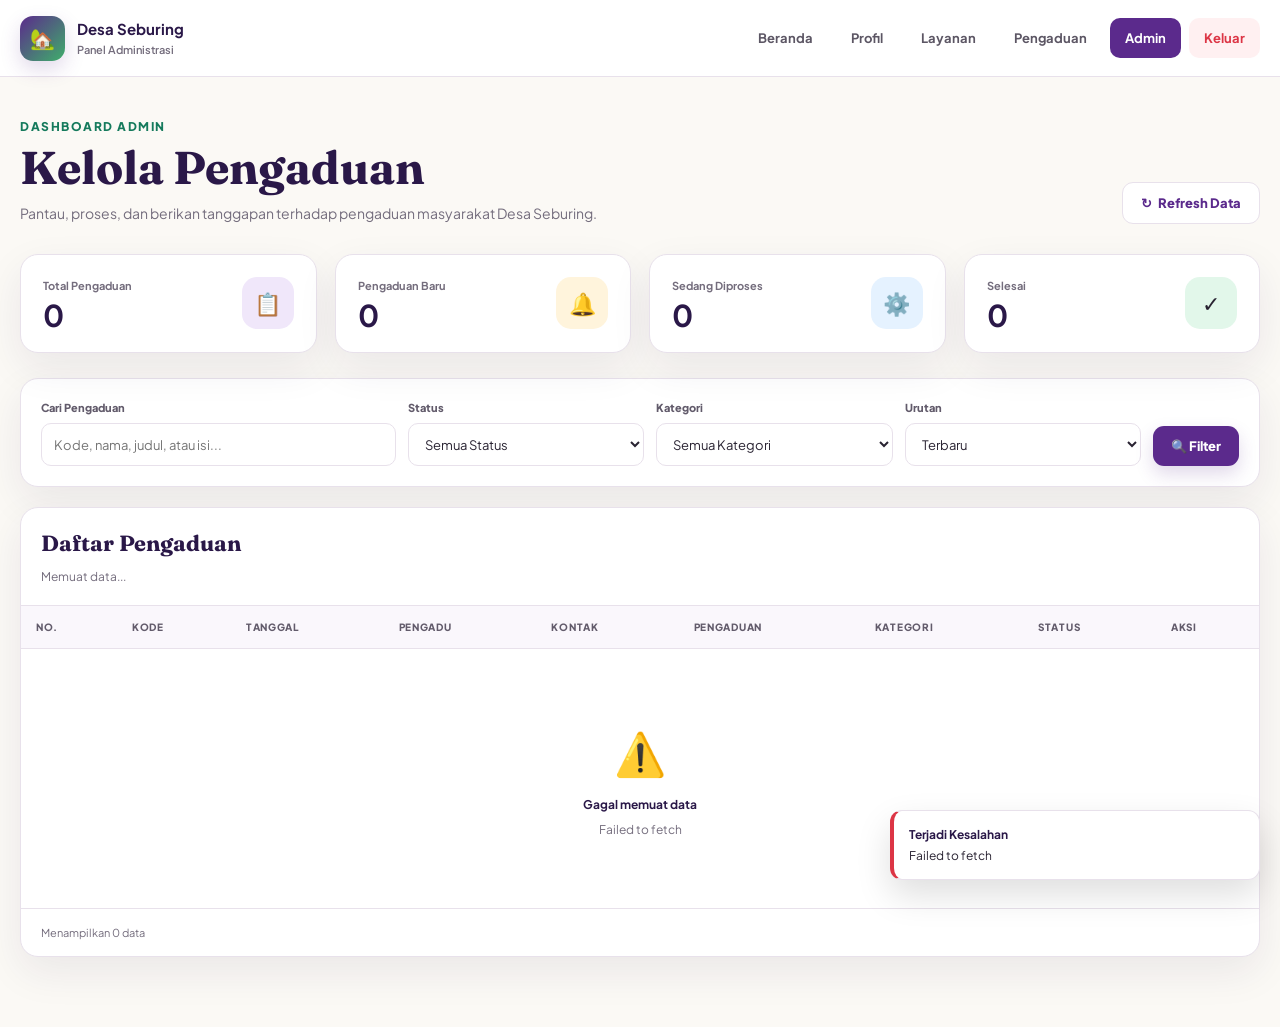
<file: admin.html>
<!DOCTYPE html>
<html lang="id">
<head>
  <meta charset="UTF-8">
  <meta name="viewport" content="width=device-width, initial-scale=1.0">

  <title>Admin Pengaduan - Desa Seburing</title>

  <link rel="preconnect" href="https://fonts.googleapis.com">
  <link rel="preconnect" href="https://fonts.gstatic.com" crossorigin>
  <link href="https://fonts.googleapis.com/css2?family=Fraunces:opsz,wght@9..144,600;9..144,700&family=Plus+Jakarta+Sans:wght@400;500;600;700;800&display=swap" rel="stylesheet">

  <style>
    :root {
      --purple-dark: #2a1848;
      --purple: #5b2a8c;
      --purple-light: #8a4fc9;

      --green-dark: #157a5c;
      --green: #3fae6b;
      --green-light: #9fdd5c;

      --cream: #fbf9f5;
      --cream-dark: #f3eee7;
      --white: #ffffff;

      --text: #292332;
      --muted: #746d7d;
      --border: #e8e1eb;

      --danger: #dc3545;
      --warning: #e7a728;
      --success: #198754;
      --info: #2878c8;

      --shadow: 0 15px 40px rgba(42, 24, 72, .08);
      --radius: 18px;
    }

    * {
      margin: 0;
      padding: 0;
      box-sizing: border-box;
    }

    html {
      scroll-behavior: smooth;
    }

    body {
      font-family: "Plus Jakarta Sans", sans-serif;
      background: var(--cream);
      color: var(--text);
      line-height: 1.6;
    }

    button,
    input,
    select,
    textarea {
      font-family: inherit;
    }

    button {
      cursor: pointer;
    }

    a {
      color: inherit;
      text-decoration: none;
    }

    /* =========================
       LOGIN GUARD / LOADING
    ========================= */

    #pageLoading {
      position: fixed;
      inset: 0;
      background: var(--cream);
      z-index: 9999;
      display: flex;
      align-items: center;
      justify-content: center;
    }

    .loading-box {
      text-align: center;
    }

    .loading-spinner {
      width: 48px;
      height: 48px;
      border: 4px solid #e4dced;
      border-top-color: var(--purple);
      border-radius: 50%;
      animation: spin .8s linear infinite;
      margin: 0 auto 15px;
    }

    @keyframes spin {
      to {
        transform: rotate(360deg);
      }
    }

    /* =========================
       NAVBAR
    ========================= */

    .navbar {
      position: sticky;
      top: 0;
      z-index: 1000;
      background: rgba(255,255,255,.96);
      backdrop-filter: blur(12px);
      border-bottom: 1px solid var(--border);
    }

    .nav-container {
      width: min(1400px, calc(100% - 40px));
      margin: auto;
      min-height: 76px;
      display: flex;
      align-items: center;
      justify-content: space-between;
      gap: 25px;
    }

    .brand {
      display: flex;
      align-items: center;
      gap: 12px;
      font-weight: 800;
      color: var(--purple-dark);
    }

    .brand-icon {
      width: 45px;
      height: 45px;
      border-radius: 13px;
      background: linear-gradient(135deg, var(--purple), var(--green));
      color: white;
      display: grid;
      place-items: center;
      font-size: 20px;
      box-shadow: 0 8px 20px rgba(91,42,140,.18);
    }

    .brand-text strong {
      display: block;
      font-size: 15px;
    }

    .brand-text span {
      display: block;
      color: var(--muted);
      font-size: 11px;
      font-weight: 600;
    }

    .nav-menu {
      display: flex;
      align-items: center;
      gap: 8px;
    }

    .nav-menu a {
      padding: 10px 15px;
      border-radius: 10px;
      color: #5c5664;
      font-size: 13px;
      font-weight: 700;
      transition: .2s;
    }

    .nav-menu a:hover {
      background: #f4eef8;
      color: var(--purple);
    }

    .nav-menu a.active {
      background: var(--purple);
      color: white;
    }

    .btn-logout {
      border: 0;
      background: #fff0f1 !important;
      color: var(--danger) !important;
    }

    .btn-logout:hover {
      background: #ffe0e3 !important;
    }

    .mobile-menu {
      display: none;
      border: 0;
      background: transparent;
      font-size: 25px;
      color: var(--purple-dark);
    }

    /* =========================
       PAGE
    ========================= */

    .page {
      width: min(1400px, calc(100% - 40px));
      margin: auto;
      padding: 35px 0 70px;
    }

    .page-header {
      display: flex;
      align-items: flex-end;
      justify-content: space-between;
      gap: 20px;
      margin-bottom: 30px;
    }

    .page-title small {
      display: inline-block;
      color: var(--green-dark);
      font-size: 12px;
      font-weight: 800;
      text-transform: uppercase;
      letter-spacing: 1.5px;
      margin-bottom: 7px;
    }

    .page-title h1 {
      font-family: "Fraunces", serif;
      color: var(--purple-dark);
      font-size: clamp(30px, 4vw, 46px);
      line-height: 1.1;
    }

    .page-title p {
      color: var(--muted);
      margin-top: 8px;
      font-size: 14px;
    }

    .header-actions {
      display: flex;
      gap: 10px;
      flex-wrap: wrap;
    }

    /* =========================
       BUTTON
    ========================= */

    .btn {
      border: 0;
      border-radius: 11px;
      padding: 12px 18px;
      font-size: 13px;
      font-weight: 800;
      display: inline-flex;
      align-items: center;
      justify-content: center;
      gap: 8px;
      transition: .2s;
    }

    .btn-primary {
      color: white;
      background: var(--purple);
      box-shadow: 0 8px 18px rgba(91,42,140,.18);
    }

    .btn-primary:hover {
      background: var(--purple-dark);
      transform: translateY(-1px);
    }

    .btn-secondary {
      background: white;
      color: var(--purple);
      border: 1px solid var(--border);
    }

    .btn-secondary:hover {
      background: #f7f1fa;
    }

    .btn-success {
      background: var(--green);
      color: white;
    }

    .btn-danger {
      background: #fff0f1;
      color: var(--danger);
    }

    .btn-sm {
      padding: 8px 11px;
      font-size: 11px;
      border-radius: 8px;
    }

    /* =========================
       STATISTICS
    ========================= */

    .stats-grid {
      display: grid;
      grid-template-columns: repeat(4, 1fr);
      gap: 18px;
      margin-bottom: 25px;
    }

    .stat-card {
      background: white;
      border: 1px solid var(--border);
      border-radius: var(--radius);
      padding: 22px;
      box-shadow: var(--shadow);
      display: flex;
      align-items: center;
      justify-content: space-between;
      gap: 15px;
    }

    .stat-info small {
      display: block;
      color: var(--muted);
      font-size: 11px;
      font-weight: 700;
      margin-bottom: 5px;
    }

    .stat-info strong {
      display: block;
      color: var(--purple-dark);
      font-size: 30px;
      line-height: 1;
    }

    .stat-icon {
      width: 52px;
      height: 52px;
      border-radius: 15px;
      display: grid;
      place-items: center;
      font-size: 22px;
    }

    .stat-total .stat-icon {
      background: #f0e7fa;
    }

    .stat-new .stat-icon {
      background: #fff4dc;
    }

    .stat-process .stat-icon {
      background: #e5f2ff;
    }

    .stat-done .stat-icon {
      background: #e2f7ea;
    }

    /* =========================
       FILTER
    ========================= */

    .filter-card {
      background: white;
      border: 1px solid var(--border);
      border-radius: var(--radius);
      padding: 20px;
      box-shadow: var(--shadow);
      margin-bottom: 20px;
    }

    .filter-grid {
      display: grid;
      grid-template-columns: 1.5fr 1fr 1fr 1fr auto;
      gap: 12px;
      align-items: end;
    }

    .form-group label {
      display: block;
      font-size: 11px;
      font-weight: 800;
      color: #625b6b;
      margin-bottom: 7px;
    }

    .form-control {
      width: 100%;
      min-height: 43px;
      border: 1px solid var(--border);
      background: #fff;
      border-radius: 10px;
      padding: 10px 12px;
      outline: none;
      color: var(--text);
      font-size: 13px;
      transition: .2s;
    }

    .form-control:focus {
      border-color: var(--purple-light);
      box-shadow: 0 0 0 3px rgba(138,79,201,.10);
    }

    /* =========================
       TABLE
    ========================= */

    .table-card {
      background: white;
      border: 1px solid var(--border);
      border-radius: var(--radius);
      box-shadow: var(--shadow);
      overflow: hidden;
    }

    .table-header {
      padding: 18px 20px;
      border-bottom: 1px solid var(--border);
      display: flex;
      align-items: center;
      justify-content: space-between;
      gap: 15px;
    }

    .table-header h2 {
      font-family: "Fraunces", serif;
      color: var(--purple-dark);
      font-size: 22px;
    }

    .table-header span {
      font-size: 12px;
      color: var(--muted);
    }

    .table-wrap {
      width: 100%;
      overflow-x: auto;
    }

    table {
      width: 100%;
      min-width: 1050px;
      border-collapse: collapse;
    }

    th {
      background: #faf7fc;
      color: #625b6b;
      font-size: 10px;
      text-transform: uppercase;
      letter-spacing: .7px;
      font-weight: 800;
      padding: 13px 15px;
      text-align: left;
      border-bottom: 1px solid var(--border);
      white-space: nowrap;
    }

    td {
      padding: 14px 15px;
      border-bottom: 1px solid #f0ebf2;
      font-size: 12px;
      vertical-align: middle;
    }

    tr:last-child td {
      border-bottom: 0;
    }

    tbody tr {
      transition: .15s;
    }

    tbody tr:hover {
      background: #fcfaff;
    }

    .code {
      color: var(--purple);
      font-weight: 800;
      white-space: nowrap;
    }

    .citizen-name {
      font-weight: 800;
      color: #3c3545;
    }

    .title-cell {
      max-width: 250px;
    }

    .title-cell strong {
      display: block;
      white-space: nowrap;
      overflow: hidden;
      text-overflow: ellipsis;
    }

    .title-cell small {
      display: block;
      margin-top: 3px;
      color: var(--muted);
      white-space: nowrap;
      overflow: hidden;
      text-overflow: ellipsis;
    }

    .status {
      display: inline-flex;
      align-items: center;
      gap: 5px;
      padding: 5px 9px;
      border-radius: 30px;
      font-size: 10px;
      font-weight: 800;
      white-space: nowrap;
    }

    .status::before {
      content: "";
      width: 6px;
      height: 6px;
      border-radius: 50%;
      background: currentColor;
    }

    .status-baru {
      background: #fff4dc;
      color: #a56d00;
    }

    .status-diproses {
      background: #e6f1ff;
      color: #2367a8;
    }

    .status-selesai {
      background: #e1f7e9;
      color: #197044;
    }

    .status-ditolak {
      background: #ffeaec;
      color: #b52e3b;
    }

    .status-menunggu {
      background: #f0eafa;
      color: #7045a0;
    }

    .action-buttons {
      display: flex;
      gap: 5px;
    }

    .action-btn {
      border: 0;
      width: 31px;
      height: 31px;
      border-radius: 8px;
      display: grid;
      place-items: center;
      background: #f4eff7;
      color: var(--purple);
      font-size: 13px;
    }

    .action-btn:hover {
      background: var(--purple);
      color: white;
    }

    .empty-state {
      text-align: center;
      padding: 55px 20px;
      color: var(--muted);
    }

    .empty-icon {
      font-size: 42px;
      margin-bottom: 10px;
    }

    .empty-state strong {
      display: block;
      color: var(--purple-dark);
      margin-bottom: 5px;
    }

    /* =========================
       PAGINATION
    ========================= */

    .pagination {
      padding: 15px 20px;
      border-top: 1px solid var(--border);
      display: flex;
      align-items: center;
      justify-content: space-between;
      gap: 10px;
    }

    .pagination-info {
      font-size: 11px;
      color: var(--muted);
    }

    .pagination-buttons {
      display: flex;
      gap: 5px;
    }

    .page-btn {
      min-width: 33px;
      height: 33px;
      border: 1px solid var(--border);
      background: white;
      border-radius: 8px;
      color: var(--text);
      font-size: 11px;
      font-weight: 700;
    }

    .page-btn.active {
      background: var(--purple);
      color: white;
      border-color: var(--purple);
    }

    .page-btn:disabled {
      opacity: .45;
      cursor: not-allowed;
    }

    /* =========================
       MODAL
    ========================= */

    .modal {
      position: fixed;
      inset: 0;
      background: rgba(25,15,38,.58);
      z-index: 3000;
      display: none;
      align-items: center;
      justify-content: center;
      padding: 20px;
    }

    .modal.show {
      display: flex;
    }

    .modal-box {
      width: min(720px, 100%);
      max-height: 90vh;
      overflow-y: auto;
      background: white;
      border-radius: 22px;
      box-shadow: 0 25px 80px rgba(0,0,0,.2);
      animation: modalIn .2s ease;
    }

    @keyframes modalIn {
      from {
        opacity: 0;
        transform: translateY(15px) scale(.98);
      }

      to {
        opacity: 1;
        transform: translateY(0) scale(1);
      }
    }

    .modal-header {
      padding: 20px 22px;
      border-bottom: 1px solid var(--border);
      display: flex;
      justify-content: space-between;
      align-items: center;
      gap: 15px;
    }

    .modal-header h3 {
      font-family: "Fraunces", serif;
      color: var(--purple-dark);
      font-size: 24px;
    }

    .close-modal {
      border: 0;
      width: 34px;
      height: 34px;
      border-radius: 8px;
      background: #f4eff7;
      color: var(--purple);
      font-size: 18px;
    }

    .modal-body {
      padding: 22px;
    }

    .detail-grid {
      display: grid;
      grid-template-columns: repeat(2, 1fr);
      gap: 15px;
    }

    .detail-item {
      padding: 14px;
      border-radius: 12px;
      background: #faf8fb;
      border: 1px solid #eee8f1;
    }

    .detail-item.full {
      grid-column: 1 / -1;
    }

    .detail-item label {
      display: block;
      color: var(--muted);
      font-size: 10px;
      font-weight: 800;
      text-transform: uppercase;
      letter-spacing: .5px;
      margin-bottom: 5px;
    }

    .detail-item p {
      color: var(--text);
      font-size: 13px;
      word-break: break-word;
    }

    .detail-content {
      white-space: pre-wrap;
    }

    .modal-footer {
      padding: 18px 22px;
      border-top: 1px solid var(--border);
      display: flex;
      justify-content: flex-end;
      gap: 10px;
    }

    .response-box {
      margin-top: 18px;
    }

    /* =========================
       TOAST
    ========================= */

    .toast-container {
      position: fixed;
      right: 20px;
      bottom: 20px;
      z-index: 5000;
      display: flex;
      flex-direction: column;
      gap: 10px;
      width: min(370px, calc(100% - 40px));
    }

    .toast {
      background: white;
      border: 1px solid var(--border);
      border-left: 4px solid var(--purple);
      border-radius: 12px;
      padding: 14px 15px;
      box-shadow: 0 15px 35px rgba(0,0,0,.13);
      font-size: 12px;
      animation: toastIn .25s ease;
    }

    .toast.success {
      border-left-color: var(--success);
    }

    .toast.error {
      border-left-color: var(--danger);
    }

    .toast strong {
      display: block;
      margin-bottom: 2px;
      color: var(--purple-dark);
    }

    @keyframes toastIn {
      from {
        opacity: 0;
        transform: translateX(20px);
      }

      to {
        opacity: 1;
        transform: translateX(0);
      }
    }

    /* =========================
       RESPONSIVE
    ========================= */

    @media (max-width: 1100px) {
      .stats-grid {
        grid-template-columns: repeat(2, 1fr);
      }

      .filter-grid {
        grid-template-columns: repeat(2, 1fr);
      }

      .filter-grid .filter-action {
        grid-column: 1 / -1;
      }
    }

    @media (max-width: 800px) {
      .nav-menu {
        position: absolute;
        top: 76px;
        left: 20px;
        right: 20px;
        background: white;
        border: 1px solid var(--border);
        border-radius: 15px;
        padding: 10px;
        box-shadow: var(--shadow);
        display: none;
        flex-direction: column;
        align-items: stretch;
      }

      .nav-menu.show {
        display: flex;
      }

      .nav-menu a {
        width: 100%;
      }

      .mobile-menu {
        display: block;
      }

      .page-header {
        align-items: flex-start;
        flex-direction: column;
      }

      .header-actions {
        width: 100%;
      }
    }

    @media (max-width: 600px) {
      .nav-container,
      .page {
        width: min(100% - 24px, 1400px);
      }

      .stats-grid {
        grid-template-columns: 1fr;
      }

      .filter-grid {
        grid-template-columns: 1fr;
      }

      .detail-grid {
        grid-template-columns: 1fr;
      }

      .detail-item.full {
        grid-column: auto;
      }

      .pagination {
        flex-direction: column;
        align-items: stretch;
      }

      .pagination-buttons {
        justify-content: center;
      }

      .brand-text {
        display: none;
      }

      .modal {
        padding: 10px;
      }

      .modal-box {
        max-height: 94vh;
      }
    }
  </style>
</head>

<body>

  <!-- =========================
       LOADING
  ========================== -->

  <div id="pageLoading">
    <div class="loading-box">
      <div class="loading-spinner"></div>
      <strong>Memuat Dashboard...</strong>
      <p style="font-size:12px;color:#746d7d;margin-top:5px;">
        Mohon tunggu
      </p>
    </div>
  </div>


  <!-- =========================
       NAVBAR
  ========================== -->

  <nav class="navbar">
    <div class="nav-container">

      <a href="index.html" class="brand">
        <div class="brand-icon">🏡</div>

        <div class="brand-text">
          <strong>Desa Seburing</strong>
          <span>Panel Administrasi</span>
        </div>
      </a>

      <button
        type="button"
        class="mobile-menu"
        id="mobileMenuBtn"
        aria-label="Menu">
        ☰
      </button>

      <div class="nav-menu" id="navMenu">
        <a href="index.html">Beranda</a>
        <a href="profil.html">Profil</a>
        <a href="layanan.html">Layanan</a>
        <a href="pengaduan.html">Pengaduan</a>
        <a href="admin.html" class="active">Admin</a>
        <a href="#" class="btn-logout" id="logoutBtn">
          Keluar
        </a>
      </div>

    </div>
  </nav>


  <!-- =========================
       MAIN
  ========================== -->

  <main class="page">

    <div class="page-header">

      <div class="page-title">
        <small>Dashboard Admin</small>
        <h1>Kelola Pengaduan</h1>
        <p>
          Pantau, proses, dan berikan tanggapan terhadap pengaduan masyarakat Desa Seburing.
        </p>
      </div>

      <div class="header-actions">
        <button
          type="button"
          class="btn btn-secondary"
          id="refreshBtn">
          ↻ &nbsp; Refresh Data
        </button>
      </div>

    </div>


    <!-- =========================
         STATISTIK
    ========================== -->

    <section class="stats-grid">

      <div class="stat-card stat-total">
        <div class="stat-info">
          <small>Total Pengaduan</small>
          <strong id="totalCount">0</strong>
        </div>

        <div class="stat-icon">📋</div>
      </div>

      <div class="stat-card stat-new">
        <div class="stat-info">
          <small>Pengaduan Baru</small>
          <strong id="newCount">0</strong>
        </div>

        <div class="stat-icon">🔔</div>
      </div>

      <div class="stat-card stat-process">
        <div class="stat-info">
          <small>Sedang Diproses</small>
          <strong id="processCount">0</strong>
        </div>

        <div class="stat-icon">⚙️</div>
      </div>

      <div class="stat-card stat-done">
        <div class="stat-info">
          <small>Selesai</small>
          <strong id="doneCount">0</strong>
        </div>

        <div class="stat-icon">✓</div>
      </div>

    </section>


    <!-- =========================
         FILTER
    ========================== -->

    <section class="filter-card">

      <div class="filter-grid">

        <div class="form-group">
          <label for="searchInput">Cari Pengaduan</label>

          <input
            type="text"
            id="searchInput"
            class="form-control"
            placeholder="Kode, nama, judul, atau isi...">
        </div>

        <div class="form-group">
          <label for="statusFilter">Status</label>

          <select id="statusFilter" class="form-control">
            <option value="">Semua Status</option>
            <option value="Baru">Baru</option>
            <option value="Diproses">Diproses</option>
            <option value="Selesai">Selesai</option>
            <option value="Ditolak">Ditolak</option>
          </select>
        </div>

        <div class="form-group">
          <label for="categoryFilter">Kategori</label>

          <select id="categoryFilter" class="form-control">
            <option value="">Semua Kategori</option>
          </select>
        </div>

        <div class="form-group">
          <label for="sortFilter">Urutan</label>

          <select id="sortFilter" class="form-control">
            <option value="newest">Terbaru</option>
            <option value="oldest">Terlama</option>
            <option value="name">Nama A-Z</option>
          </select>
        </div>

        <div class="filter-action">
          <button
            type="button"
            class="btn btn-primary"
            id="filterBtn">
            🔍 Filter
          </button>
        </div>

      </div>

    </section>


    <!-- =========================
         TABLE
    ========================== -->

    <section class="table-card">

      <div class="table-header">

        <div>
          <h2>Daftar Pengaduan</h2>
          <span id="tableSummary">
            Memuat data...
          </span>
        </div>

      </div>


      <div class="table-wrap">

        <table>

          <thead>
            <tr>
              <th>No.</th>
              <th>Kode</th>
              <th>Tanggal</th>
              <th>Pengadu</th>
              <th>Kontak</th>
              <th>Pengaduan</th>
              <th>Kategori</th>
              <th>Status</th>
              <th>Aksi</th>
            </tr>
          </thead>

          <tbody id="complaintTableBody">

            <tr>
              <td colspan="9">
                <div class="empty-state">
                  <div class="loading-spinner"></div>
                  <strong>Memuat data pengaduan...</strong>
                </div>
              </td>
            </tr>

          </tbody>

        </table>

      </div>


      <div class="pagination">

        <div
          class="pagination-info"
          id="paginationInfo">
          Menampilkan 0 data
        </div>

        <div
          class="pagination-buttons"
          id="paginationButtons">
        </div>

      </div>

    </section>

  </main>


  <!-- =========================
       DETAIL MODAL
  ========================== -->

  <div class="modal" id="detailModal">

    <div class="modal-box">

      <div class="modal-header">

        <h3>Detail Pengaduan</h3>

        <button
          type="button"
          class="close-modal"
          id="closeDetailBtn">
          ×
        </button>

      </div>

      <div class="modal-body">

        <div class="detail-grid">

          <div class="detail-item">
            <label>Kode Pengaduan</label>
            <p id="detailKode">-</p>
          </div>

          <div class="detail-item">
            <label>Tanggal</label>
            <p id="detailTanggal">-</p>
          </div>

          <div class="detail-item">
            <label>Nama Pengadu</label>
            <p id="detailNama">-</p>
          </div>

          <div class="detail-item">
            <label>No. HP / WhatsApp</label>
            <p id="detailKontak">-</p>
          </div>

          <div class="detail-item">
            <label>Kategori</label>
            <p id="detailKategori">-</p>
          </div>

          <div class="detail-item">
            <label>Status</label>
            <p id="detailStatus">-</p>
          </div>

          <div class="detail-item full">
            <label>Lokasi Kejadian</label>
            <p id="detailLokasi">-</p>
          </div>

          <div class="detail-item full">
            <label>Judul Pengaduan</label>
            <p id="detailJudul">-</p>
          </div>

          <div class="detail-item full">
            <label>Isi Pengaduan</label>
            <p
              id="detailIsi"
              class="detail-content">
              -
            </p>
          </div>

          <div class="detail-item full">
            <label>Tanggapan Admin</label>
            <p
              id="detailTanggapan"
              class="detail-content">
              Belum ada tanggapan.
            </p>
          </div>

        </div>


        <!-- RESPONSE / UPDATE -->

        <div class="response-box">

          <div class="form-group">

            <label for="updateStatus">
              Ubah Status
            </label>

            <select
              id="updateStatus"
              class="form-control">

              <option value="Baru">
                Baru
              </option>

              <option value="Diproses">
                Diproses
              </option>

              <option value="Selesai">
                Selesai
              </option>

              <option value="Ditolak">
                Ditolak
              </option>

            </select>

          </div>


          <div
            class="form-group"
            style="margin-top:15px;">

            <label for="adminResponse">
              Tanggapan Admin
            </label>

            <textarea
              id="adminResponse"
              class="form-control"
              rows="5"
              maxlength="3000"
              placeholder="Tuliskan tanggapan atau informasi tindak lanjut..."></textarea>

          </div>

        </div>

      </div>


      <div class="modal-footer">

        <button
          type="button"
          class="btn btn-secondary"
          id="cancelDetailBtn">
          Tutup
        </button>

        <button
          type="button"
          class="btn btn-success"
          id="saveUpdateBtn">
          💾 Simpan Perubahan
        </button>

      </div>

    </div>

  </div>


  <!-- =========================
       TOAST
  ========================== -->

  <div
    class="toast-container"
    id="toastContainer">
  </div>


  <script>
    /* =====================================================
       KONFIGURASI
    ===================================================== */

    const API_URL =
      "https://script.google.com/macros/s/AKfycbyyO-7rDVCGAe1eK1dT38IYZ7v0xkyFf-keURw77UYiTInyNNSq6HL-UA06gXPdn8LJ/exec";


    /* =====================================================
       STATE
    ===================================================== */

    let complaints = [];
    let filteredComplaints = [];

    let currentPage = 1;
    const pageSize = 10;

    let selectedComplaint = null;


    /* =====================================================
       ELEMENT
    ===================================================== */

    const pageLoading =
      document.getElementById("pageLoading");

    const tableBody =
      document.getElementById("complaintTableBody");

    const searchInput =
      document.getElementById("searchInput");

    const statusFilter =
      document.getElementById("statusFilter");

    const categoryFilter =
      document.getElementById("categoryFilter");

    const sortFilter =
      document.getElementById("sortFilter");

    const detailModal =
      document.getElementById("detailModal");


    /* =====================================================
       INITIALIZE
    ===================================================== */

    document.addEventListener("DOMContentLoaded", () => {

      setupNavigation();
      setupEvents();

      loadDashboard();

    });


    /* =====================================================
       NAVIGATION
    ===================================================== */

    function setupNavigation() {

      const menuBtn =
        document.getElementById("mobileMenuBtn");

      const menu =
        document.getElementById("navMenu");

      menuBtn.addEventListener("click", () => {

        menu.classList.toggle("show");

      });

    }


    /* =====================================================
       EVENTS
    ===================================================== */

    function setupEvents() {

      document
        .getElementById("refreshBtn")
        .addEventListener("click", () => {

          loadDashboard(true);

        });


      document
        .getElementById("filterBtn")
        .addEventListener("click", () => {

          applyFilters();

        });


      searchInput.addEventListener(
        "input",
        debounce(() => {
          applyFilters();
        }, 300)
      );


      statusFilter.addEventListener(
        "change",
        applyFilters
      );


      categoryFilter.addEventListener(
        "change",
        applyFilters
      );


      sortFilter.addEventListener(
        "change",
        applyFilters
      );


      document
        .getElementById("closeDetailBtn")
        .addEventListener(
          "click",
          closeModal
        );


      document
        .getElementById("cancelDetailBtn")
        .addEventListener(
          "click",
          closeModal
        );


      document
        .getElementById("saveUpdateBtn")
        .addEventListener(
          "click",
          saveComplaintUpdate
        );


      detailModal.addEventListener(
        "click",
        event => {

          if (event.target === detailModal) {
            closeModal();
          }

        }
      );


      document
        .getElementById("logoutBtn")
        .addEventListener(
          "click",
          logout
        );

    }


    /* =====================================================
       LOAD DASHBOARD
    ===================================================== */

    async function loadDashboard(showMessage = false) {

      try {

        showLoading(true);

        const result =
          await getJson(
            `${API_URL}?action=getComplaints`
          );

        if (!result.success) {
          throw new Error(
            result.message ||
            "Gagal mengambil data pengaduan."
          );
        }

        complaints =
          normalizeComplaints(
            result.data || []
          );

        updateStatistics();

        loadCategories();

        applyFilters();

        if (showMessage) {

          showToast(
            "Data berhasil diperbarui.",
            "success"
          );

        }

      } catch (error) {

        console.error(error);

        /*
          Jika API menggunakan nama action berbeda,
          sesuaikan bagian ini dengan Apps Script.
        */

        tableBody.innerHTML = `
          <tr>
            <td colspan="9">
              <div class="empty-state">
                <div class="empty-icon">⚠️</div>
                <strong>Gagal memuat data</strong>
                <p>${escapeHtml(error.message)}</p>
              </div>
            </td>
          </tr>
        `;

        showToast(
          error.message ||
          "Gagal memuat data.",
          "error"
        );

      } finally {

        showLoading(false);

      }

    }


    /* =====================================================
       NORMALIZE DATA
    ===================================================== */

    function normalizeComplaints(data) {

      return data.map((item, index) => {

        return {

          id:
            item.id ??
            item.ID ??
            index,

          kode:
            item.kode ??
            item.Kode ??
            item.kode_pengaduan ??
            item.kodePengaduan ??
            "-",

          tanggal:
            item.tanggal ??
            item.Tanggal ??
            item.createdAt ??
            item.created_at ??
            "",

          nama:
            item.nama ??
            item.Nama ??
            item.nama_pengadu ??
            "-",

          kontak:
            item.kontak ??
            item.Kontak ??
            item.no_hp ??
            item.telepon ??
            "-",

          kategori:
            item.kategori ??
            item.Kategori ??
            "-",

          judul:
            item.judul ??
            item.Judul ??
            item.judul_pengaduan ??
            "-",

          isi:
            item.isi ??
            item.Isi ??
            item.isi_pengaduan ??
            "-",

          lokasi:
            item.lokasi ??
            item.Lokasi ??
            "-",

          status:
            item.status ??
            item.Status ??
            "Baru",

          tanggapan:
            item.tanggapan ??
            item.Tanggapan ??
            item.respon_admin ??
            item.response ??
            ""

        };

      });

    }


    /* =====================================================
       STATISTICS
    ===================================================== */

    function updateStatistics() {

      const total =
        complaints.length;

      const baru =
        complaints.filter(
          item =>
            normalizeStatus(item.status) === "baru"
        ).length;

      const proses =
        complaints.filter(
          item =>
            normalizeStatus(item.status) === "diproses"
        ).length;

      const selesai =
        complaints.filter(
          item =>
            normalizeStatus(item.status) === "selesai"
        ).length;


      document.getElementById(
        "totalCount"
      ).textContent = total;

      document.getElementById(
        "newCount"
      ).textContent = baru;

      document.getElementById(
        "processCount"
      ).textContent = proses;

      document.getElementById(
        "doneCount"
      ).textContent = selesai;

    }


    /* =====================================================
       CATEGORIES
    ===================================================== */

    function loadCategories() {

      const categories = [
        ...new Set(
          complaints
            .map(item => item.kategori)
            .filter(Boolean)
            .filter(item => item !== "-")
        )
      ];

      categoryFilter.innerHTML = `
        <option value="">
          Semua Kategori
        </option>
      `;

      categories
        .sort()
        .forEach(category => {

          const option =
            document.createElement("option");

          option.value = category;
          option.textContent = category;

          categoryFilter.appendChild(
            option
          );

        });

    }


    /* =====================================================
       FILTER
    ===================================================== */

    function applyFilters() {

      const keyword =
        searchInput.value
          .trim()
          .toLowerCase();

      const status =
        statusFilter.value
          .trim()
          .toLowerCase();

      const category =
        categoryFilter.value
          .trim()
          .toLowerCase();

      filteredComplaints =
        complaints.filter(item => {

          const searchable = [
            item.kode,
            item.nama,
            item.kontak,
            item.judul,
            item.isi,
            item.lokasi,
            item.kategori
          ]
            .join(" ")
            .toLowerCase();


          const keywordMatch =
            !keyword ||
            searchable.includes(keyword);


          const statusMatch =
            !status ||
            item.status
              .toLowerCase() === status;


          const categoryMatch =
            !category ||
            item.kategori
              .toLowerCase() === category;


          return (
            keywordMatch &&
            statusMatch &&
            categoryMatch
          );

        });


      sortComplaints();

      currentPage = 1;

      renderTable();

    }


    /* =====================================================
       SORT
    ===================================================== */

    function sortComplaints() {

      const sort =
        sortFilter.value;


      if (sort === "name") {

        filteredComplaints.sort(
          (a, b) =>
            a.nama.localeCompare(
              b.nama,
              "id"
            )
        );

        return;

      }


      if (sort === "oldest") {

        filteredComplaints.sort(
          (a, b) =>
            getDateValue(a.tanggal) -
            getDateValue(b.tanggal)
        );

        return;

      }


      filteredComplaints.sort(
        (a, b) =>
          getDateValue(b.tanggal) -
          getDateValue(a.tanggal)
      );

    }


    /* =====================================================
       RENDER TABLE
    ===================================================== */

    function renderTable() {

      const total =
        filteredComplaints.length;

      const totalPages =
        Math.max(
          1,
          Math.ceil(
            total / pageSize
          )
        );


      if (currentPage > totalPages) {
        currentPage = totalPages;
      }


      const start =
        (currentPage - 1) *
        pageSize;

      const end =
        start + pageSize;

      const pageData =
        filteredComplaints.slice(
          start,
          end
        );


      if (!pageData.length) {

        tableBody.innerHTML = `
          <tr>
            <td colspan="9">
              <div class="empty-state">
                <div class="empty-icon">📭</div>
                <strong>Tidak ada pengaduan</strong>
                <p>
                  Tidak ditemukan data yang sesuai dengan filter.
                </p>
              </div>
            </td>
          </tr>
        `;

      } else {

        tableBody.innerHTML =
          pageData
            .map(
              (item, index) =>
                createTableRow(
                  item,
                  start + index + 1
                )
            )
            .join("");

      }


      document.getElementById(
        "tableSummary"
      ).textContent =
        `${total} pengaduan ditemukan`;


      document.getElementById(
        "paginationInfo"
      ).textContent =
        total
          ? `Menampilkan ${start + 1}–${Math.min(end, total)} dari ${total} data`
          : "Menampilkan 0 data";


      renderPagination(
        totalPages
      );

    }


    /* =====================================================
       TABLE ROW
    ===================================================== */

    function createTableRow(
      item,
      number
    ) {

      return `
        <tr>

          <td>
            ${number}
          </td>

          <td>
            <span class="code">
              ${escapeHtml(item.kode)}
            </span>
          </td>

          <td>
            ${escapeHtml(
              formatDate(item.tanggal)
            )}
          </td>

          <td>
            <span class="citizen-name">
              ${escapeHtml(item.nama)}
            </span>
          </td>

          <td>
            ${escapeHtml(item.kontak)}
          </td>

          <td>
            <div class="title-cell">
              <strong>
                ${escapeHtml(item.judul)}
              </strong>

              <small>
                ${escapeHtml(
                  item.isi.substring(
                    0,
                    80
                  )
                )}
                ${item.isi.length > 80 ? "..." : ""}
              </small>
            </div>
          </td>

          <td>
            ${escapeHtml(item.kategori)}
          </td>

          <td>
            ${statusPill(item.status)}
          </td>

          <td>

            <div class="action-buttons">

              <button
                type="button"
                class="action-btn"
                title="Lihat detail"
                onclick="openDetail('${encodeURIComponent(item.kode)}')">
                👁
              </button>

            </div>

          </td>

        </tr>
      `;

    }


    /* =====================================================
       PAGINATION
    ===================================================== */

    function renderPagination(
      totalPages
    ) {

      const container =
        document.getElementById(
          "paginationButtons"
        );

      container.innerHTML = "";


      const prev =
        document.createElement("button");

      prev.className = "page-btn";

      prev.textContent = "‹";

      prev.disabled =
        currentPage === 1;

      prev.onclick = () => {

        if (currentPage > 1) {

          currentPage--;

          renderTable();

        }

      };

      container.appendChild(prev);


      const maxButtons = 5;

      let start =
        Math.max(
          1,
          currentPage -
          Math.floor(maxButtons / 2)
        );

      let end =
        Math.min(
          totalPages,
          start + maxButtons - 1
        );


      if (
        end - start + 1 <
        maxButtons
      ) {

        start =
          Math.max(
            1,
            end - maxButtons + 1
          );

      }


      for (
        let i = start;
        i <= end;
        i++
      ) {

        const button =
          document.createElement(
            "button"
          );

        button.className =
          "page-btn" +
          (
            i === currentPage
              ? " active"
              : ""
          );

        button.textContent = i;

        button.onclick = () => {

          currentPage = i;

          renderTable();

        };

        container.appendChild(button);

      }


      const next =
        document.createElement("button");

      next.className = "page-btn";

      next.textContent = "›";

      next.disabled =
        currentPage === totalPages;

      next.onclick = () => {

        if (
          currentPage <
          totalPages
        ) {

          currentPage++;

          renderTable();

        }

      };

      container.appendChild(next);

    }


    /* =====================================================
       DETAIL
    ===================================================== */

    function openDetail(encodedKode) {

      const kode =
        decodeURIComponent(
          encodedKode
        );

      const item =
        complaints.find(
          complaint =>
            String(
              complaint.kode
            ) === String(kode)
        );


      if (!item) {

        showToast(
          "Data pengaduan tidak ditemukan.",
          "error"
        );

        return;

      }


      selectedComplaint = item;


      document.getElementById(
        "detailKode"
      ).textContent =
        item.kode;

      document.getElementById(
        "detailTanggal"
      ).textContent =
        formatDate(item.tanggal);

      document.getElementById(
        "detailNama"
      ).textContent =
        item.nama;

      document.getElementById(
        "detailKontak"
      ).textContent =
        item.kontak;

      document.getElementById(
        "detailKategori"
      ).textContent =
        item.kategori;

      document.getElementById(
        "detailLokasi"
      ).textContent =
        item.lokasi || "-";

      document.getElementById(
        "detailJudul"
      ).textContent =
        item.judul;

      document.getElementById(
        "detailIsi"
      ).textContent =
        item.isi;

      document.getElementById(
        "detailTanggapan"
      ).textContent =
        item.tanggapan ||
        "Belum ada tanggapan.";


      document.getElementById(
        "detailStatus"
      ).innerHTML =
        statusPill(item.status);


      document.getElementById(
        "updateStatus"
      ).value =
        item.status || "Baru";


      document.getElementById(
        "adminResponse"
      ).value =
        item.tanggapan || "";


      detailModal.classList.add(
        "show"
      );

      document.body.style.overflow =
        "hidden";

    }


    /* =====================================================
       CLOSE MODAL
    ===================================================== */

    function closeModal() {

      detailModal.classList.remove(
        "show"
      );

      document.body.style.overflow =
        "";

      selectedComplaint = null;

    }


    /* =====================================================
       SAVE UPDATE
    ===================================================== */

    async function saveComplaintUpdate() {

      if (!selectedComplaint) {
        return;
      }


      const status =
        document.getElementById(
          "updateStatus"
        ).value;

      const tanggapan =
        document.getElementById(
          "adminResponse"
        ).value.trim();


      const button =
        document.getElementById(
          "saveUpdateBtn"
        );


      const originalText =
        button.innerHTML;


      button.disabled = true;

      button.innerHTML =
        "⏳ Menyimpan...";


      try {

        const result =
          await postJson({

            action:
              "updateComplaint",

            kode:
              selectedComplaint.kode,

            status:
              status,

            tanggapan:
              tanggapan

          });


        if (!result.success) {

          throw new Error(
            result.message ||
            "Gagal menyimpan perubahan."
          );

        }


        /*
          Update data lokal agar tampilan
          langsung berubah tanpa reload.
        */

        selectedComplaint.status =
          status;

        selectedComplaint.tanggapan =
          tanggapan;


        updateStatistics();

        applyFilters();

        closeModal();


        showToast(
          "Pengaduan berhasil diperbarui.",
          "success"
        );


      } catch (error) {

        console.error(error);

        showToast(
          error.message ||
          "Gagal menyimpan perubahan.",
          "error"
        );

      } finally {

        button.disabled = false;

        button.innerHTML =
          originalText;

      }

    }


    /* =====================================================
       API GET
    ===================================================== */

    async function getJson(url) {

      const response =
        await fetch(url, {
          method: "GET"
        });


      if (!response.ok) {

        throw new Error(
          "Server tidak dapat dihubungi."
        );

      }


      return await response.json();

    }


    /* =====================================================
       API POST
    ===================================================== */

    async function postJson(data) {

      const response =
        await fetch(
          API_URL,
          {
            method: "POST",

            headers: {
              "Content-Type":
                "text/plain;charset=utf-8"
            },

            body:
              JSON.stringify(data)
          }
        );


      if (!response.ok) {

        throw new Error(
          "Server tidak dapat memproses permintaan."
        );

      }


      return await response.json();

    }


    /* =====================================================
       STATUS PILL
    ===================================================== */

    function statusPill(status) {

      const clean =
        String(
          status || "Baru"
        ).trim();

      const normalized =
        normalizeStatus(clean);


      let className =
        "status-baru";


      if (
        normalized ===
        "diproses"
      ) {

        className =
          "status-diproses";

      } else if (
        normalized ===
        "selesai"
      ) {

        className =
          "status-selesai";

      } else if (
        normalized ===
        "ditolak"
      ) {

        className =
          "status-ditolak";

      } else if (
        normalized ===
        "menunggu"
      ) {

        className =
          "status-menunggu";

      }


      return `
        <span class="status ${className}">
          ${escapeHtml(clean)}
        </span>
      `;

    }


    /* =====================================================
       NORMALIZE STATUS
    ===================================================== */

    function normalizeStatus(
      status
    ) {

      return String(
        status || ""
      )
        .trim()
        .toLowerCase();

    }


    /* =====================================================
       FORMAT DATE
    ===================================================== */

    function formatDate(value) {

      if (!value) {
        return "-";
      }


      const date =
        new Date(value);


      if (
        Number.isNaN(
          date.getTime()
        )
      ) {

        return String(value);

      }


      return date.toLocaleDateString(
        "id-ID",
        {
          day: "2-digit",
          month: "short",
          year: "numeric"
        }
      );

    }


    /* =====================================================
       DATE VALUE
    ===================================================== */

    function getDateValue(
      value
    ) {

      const date =
        new Date(value);

      const timestamp =
        date.getTime();

      return Number.isNaN(timestamp)
        ? 0
        : timestamp;

    }


    /* =====================================================
       ESCAPE HTML
    ===================================================== */

    function escapeHtml(value) {

      return String(
        value ?? ""
      )
        .replace(
          /&/g,
          "&amp;"
        )
        .replace(
          /</g,
          "&lt;"
        )
        .replace(
          />/g,
          "&gt;"
        )
        .replace(
          /"/g,
          "&quot;"
        )
        .replace(
          /'/g,
          "&#039;"
        );

    }


    /* =====================================================
       TOAST
    ===================================================== */

    function showToast(
      message,
      type = "info"
    ) {

      const container =
        document.getElementById(
          "toastContainer"
        );


      const toast =
        document.createElement(
          "div"
        );

      toast.className =
        `toast ${type}`;


      toast.innerHTML = `
        <strong>
          ${
            type === "success"
              ? "Berhasil"
              : type === "error"
                ? "Terjadi Kesalahan"
                : "Informasi"
          }
        </strong>

        <span>
          ${escapeHtml(message)}
        </span>
      `;


      container.appendChild(
        toast
      );


      setTimeout(() => {

        toast.remove();

      }, 4000);

    }


    /* =====================================================
       LOADING
    ===================================================== */

    function showLoading(
      show
    ) {

      if (show) {

        pageLoading.style.display =
          "flex";

      } else {

        pageLoading.style.display =
          "none";

      }

    }


    /* =====================================================
       LOGOUT
    ===================================================== */

    function logout(event) {

      event.preventDefault();


      /*
        Jika nanti admin-login.html
        menggunakan localStorage untuk
        autentikasi, bagian ini dapat
        menghapus session tersebut.
      */

      localStorage.removeItem(
        "desaSeburingAdmin"
      );


      window.location.href =
        "admin-login.html";

    }


    /* =====================================================
       DEBOUNCE
    ===================================================== */

    function debounce(
      callback,
      delay
    ) {

      let timer;


      return function () {

        clearTimeout(timer);

        timer =
          setTimeout(
            () => callback.apply(
              this,
              arguments
            ),
            delay
          );

      };

    }
  </script>

</body>
</html>
</file>
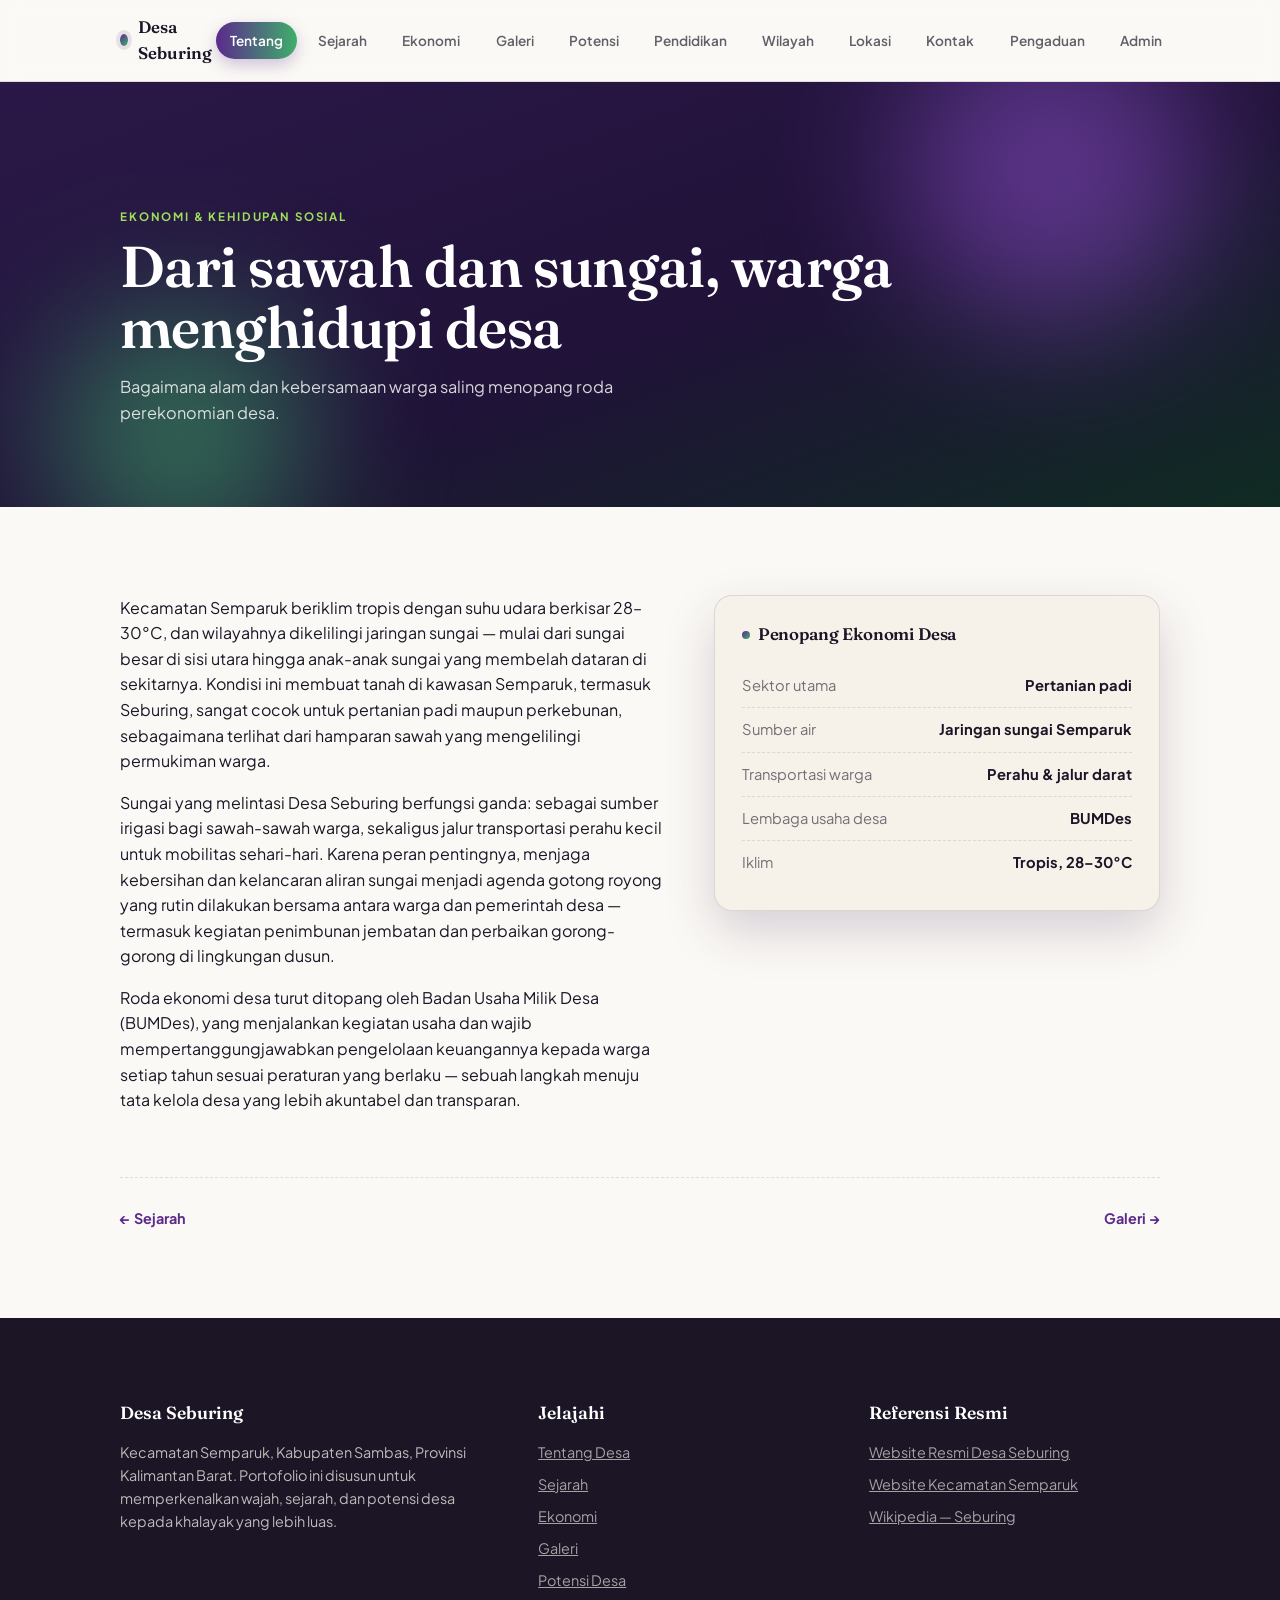
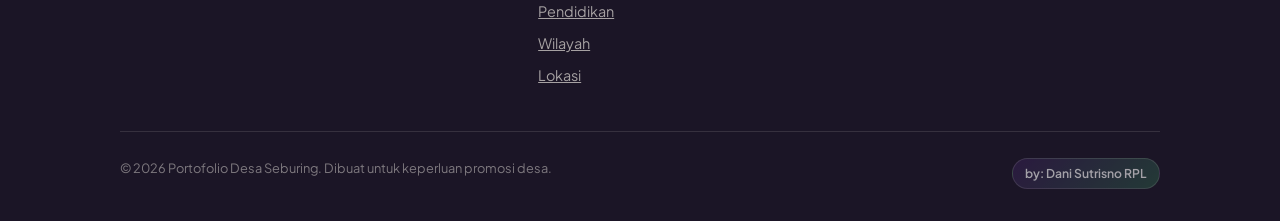
<file: ekonomi.html>
<!DOCTYPE html>
<html lang="id">
<head>
<meta charset="UTF-8">
<meta name="viewport" content="width=device-width, initial-scale=1.0">
<title>Ekonomi & Kehidupan Sosial — Desa Seburing</title>
<meta name="description" content="Pertanian padi, jaringan sungai, dan peran BUMDes menopang Desa Seburing.">
<link rel="preconnect" href="https://fonts.googleapis.com">
<link rel="preconnect" href="https://fonts.gstatic.com" crossorigin>
<link href="https://fonts.googleapis.com/css2?family=Fraunces:ital,opsz,wght@0,9..144,300;0,9..144,500;0,9..144,600;0,9..144,700;1,9..144,500&family=Plus+Jakarta+Sans:wght@300;400;500;600;700;800&display=swap" rel="stylesheet">
<style>
  :root{
    --deep-purple:#2A1848;
    --royal-purple:#5B2A8C;
    --orchid:#8A4FC9;
    --teal-green:#157A5C;
    --leaf-green:#3FAE6B;
    --lime:#9FDD5C;
    --cream:#F6F2EA;
    --ink:#1B1526;
    --paper:#FBF9F5;
    --line: rgba(27,21,38,0.12);
    --shadow: 0 20px 50px rgba(42,24,72,0.18);
  }
  *{box-sizing:border-box;}
  html{scroll-behavior:smooth;}
  body{
    margin:0;
    font-family:'Plus Jakarta Sans', sans-serif;
    color:var(--ink);
    background:var(--paper);
    line-height:1.6;
    -webkit-font-smoothing:antialiased;
  }
  h1,h2,h3,.display{
    font-family:'Fraunces', serif;
    font-weight:600;
    letter-spacing:-0.01em;
    margin:0;
  }
  a{color:inherit;}
  img{max-width:100%;display:block;}
  .eyebrow{
    text-transform:uppercase;
    letter-spacing:0.16em;
    font-size:0.72rem;
    font-weight:700;
    color:var(--teal-green);
  }
  .wrap{
    max-width:1120px;
    margin:0 auto;
    padding:0 clamp(1.2rem, 4vw, 2.5rem);
  }

  /* ---------- NAV ---------- */
  nav{
    position:sticky; top:0; z-index:50;
    background:rgba(251,249,245,0.85);
    backdrop-filter:blur(10px);
    border-bottom:1px solid var(--line);
  }
  nav .wrap{
    display:flex; align-items:center; justify-content:space-between;
    padding-top:0.85rem; padding-bottom:0.85rem;
  }
  .brand{
    display:flex; align-items:center; gap:0.6rem;
    font-family:'Fraunces', serif; font-weight:600; font-size:1.05rem;
  }
  .brand .dot{
    width:12px;height:12px;border-radius:50%;
    background:linear-gradient(135deg, var(--royal-purple), var(--leaf-green));
    box-shadow:0 0 0 4px rgba(91,42,140,0.12);
  }
  nav ul{
    list-style:none; display:flex; gap:0.4rem; margin:0; padding:0;
    font-size:0.85rem; font-weight:600;
  }
  nav ul a{
    text-decoration:none; opacity:0.68; transition:all .2s;
    padding:0.5rem 0.9rem; border-radius:999px; display:block;
  }
  nav ul a:hover{opacity:1; background:rgba(91,42,140,0.08);}
  nav ul a.active{
    opacity:1; color:#fff;
    background:linear-gradient(90deg, var(--royal-purple), var(--leaf-green));
    box-shadow:0 6px 16px rgba(91,42,140,0.28);
  }
  .nav-toggle{display:none;}
  @media (max-width:760px){
    nav ul{
      position:fixed; inset:56px 0 auto 0; flex-direction:column; gap:0.3rem;
      background:var(--paper); border-bottom:1px solid var(--line);
      max-height:0; overflow:hidden; transition:max-height .3s ease;
      padding:0 0.8rem;
    }
    nav ul.open{max-height:460px; padding:0.6rem 0.8rem 1rem;}
    nav ul a{padding:0.85rem 1rem;}
    .nav-toggle{
      display:block; background:none; border:none; cursor:pointer;
      font-size:1.4rem; color:var(--royal-purple);
    }
  }

  /* ---------- HERO ---------- */
  .hero{
    position:relative;
    min-height:92vh;
    display:flex; align-items:flex-end;
    overflow:hidden;
    isolation:isolate;
  }
  .hero-img{
    position:absolute; inset:0; width:100%; height:100%;
    object-fit:cover; z-index:-2;
    filter:saturate(1.05);
  }
  .hero::before{
    content:"";
    position:absolute; inset:0; z-index:-1;
    background:
      linear-gradient(180deg, rgba(42,24,72,0.35) 0%, rgba(42,24,72,0.25) 35%, rgba(20,12,36,0.92) 100%),
      linear-gradient(115deg, rgba(91,42,140,0.55) 0%, rgba(21,122,92,0.05) 55%, rgba(63,174,107,0.45) 100%);
  }
  .hero-content{
    position:relative;
    padding:3.2rem clamp(1.2rem,4vw,2.5rem) 3.6rem;
    max-width:1120px; margin:0 auto; width:100%;
    color:#fff;
  }
  .hero-badge{
    display:inline-flex; align-items:center; gap:0.5rem;
    background:rgba(255,255,255,0.12);
    border:1px solid rgba(255,255,255,0.35);
    padding:0.4rem 0.9rem; border-radius:999px;
    font-size:0.74rem; letter-spacing:0.1em; text-transform:uppercase;
    font-weight:700; margin-bottom:1.4rem; backdrop-filter:blur(6px);
  }
  .hero h1{
    font-size:clamp(2.6rem, 7vw, 5.2rem);
    line-height:0.98;
    font-weight:600;
    color:#fff;
  }
  .hero h1 em{
    font-style:italic; font-weight:500;
    background:linear-gradient(90deg,#C9A2F3,#9FDD5C);
    -webkit-background-clip:text; background-clip:text; color:transparent;
  }
  .hero p.lede{
    max-width:34rem; margin-top:1.1rem;
    font-size:1.05rem; color:rgba(255,255,255,0.86); font-weight:400;
  }
  .hero-stats{
    display:flex; flex-wrap:wrap; gap:1.6rem clamp(1.6rem,4vw,3rem);
    margin-top:2.4rem;
    padding-top:1.8rem;
    border-top:1px solid rgba(255,255,255,0.22);
  }
  .hero-stats div .num{
    font-family:'Fraunces',serif; font-size:1.9rem; font-weight:600;
    background:linear-gradient(90deg,#D9BCF7,#B7E88C);
    -webkit-background-clip:text; background-clip:text; color:transparent;
  }
  .hero-stats div .lbl{font-size:0.76rem; color:rgba(255,255,255,0.7); text-transform:uppercase; letter-spacing:0.08em;}

  /* ---------- RIVER DIVIDER (signature element) ---------- */
  .river-divider{
    display:block; width:100%; height:auto; margin:0; line-height:0;
  }

  /* ---------- SECTION GENERIC ---------- */
  section{padding:5.5rem 0; scroll-margin-top:76px;}
  .section-head{max-width:38rem; margin-bottom:3rem;}
  .section-head h2{font-size:clamp(1.9rem,3.6vw,2.6rem); margin-top:0.5rem;}
  .section-head p{color:rgba(27,21,38,0.68); margin-top:0.9rem;}

  .bg-dark{
    position:relative; overflow:hidden;
    background:linear-gradient(160deg, var(--deep-purple) 0%, #201238 55%, #0F2B22 100%);
    color:#EFE9F7;
  }
  .bg-dark .eyebrow{color:var(--lime);}
  .bg-dark .section-head p{color:rgba(239,233,247,0.72);}
  .bg-dark h2{color:#fff;}

  /* ---------- ABOUT / SEJARAH LAYOUT ---------- */
  .about-grid{
    display:grid; grid-template-columns:1.1fr 0.9fr; gap:3rem; align-items:start;
  }
  @media(max-width:800px){.about-grid{grid-template-columns:1fr;}}
  .about-grid p{margin:0 0 1rem;}
  .fact-card{
    background:var(--cream);
    border:1px solid var(--line);
    border-radius:18px;
    padding:1.6rem 1.7rem;
    box-shadow:var(--shadow);
  }
  .fact-card h3{font-size:1.05rem; margin-bottom:1rem; display:flex; align-items:center; gap:0.5rem;}
  .fact-card h3::before{
    content:""; width:8px; height:8px; border-radius:50%;
    background:linear-gradient(135deg,var(--royal-purple),var(--leaf-green));
  }
  .fact-list{list-style:none; margin:0; padding:0; font-size:0.92rem;}
  .fact-list li{
    display:flex; justify-content:space-between; gap:1rem;
    padding:0.62rem 0; border-top:1px dashed var(--line);
  }
  .fact-list li:first-child{border-top:none;}
  .fact-list .k{color:rgba(27,21,38,0.6);}
  .fact-list .v{font-weight:700; text-align:right;}

  /* ---------- TIMELINE ---------- */
  .timeline{position:relative; margin-top:1rem; padding-left:1.6rem;}
  .timeline::before{
    content:""; position:absolute; left:5px; top:6px; bottom:6px; width:2px;
    background:linear-gradient(180deg,var(--royal-purple),var(--leaf-green));
  }
  .t-item{position:relative; padding-bottom:1.7rem;}
  .t-item:last-child{padding-bottom:0;}
  .t-item::before{
    content:""; position:absolute; left:-1.6rem; top:0.35rem;
    width:12px; height:12px; border-radius:50%;
    background:var(--paper); border:3px solid var(--royal-purple);
  }
  .t-item .yr{font-family:'Fraunces',serif; font-weight:600; color:var(--royal-purple); font-size:1.05rem;}
  .t-item p{margin:0.3rem 0 0; color:rgba(27,21,38,0.72); font-size:0.94rem;}

  /* ---------- GALLERY ---------- */
  .gallery-grid{
    display:grid; grid-template-columns:repeat(3,1fr); gap:1.3rem;
  }
  @media(max-width:900px){.gallery-grid{grid-template-columns:repeat(2,1fr);}}
  @media(max-width:560px){.gallery-grid{grid-template-columns:1fr;}}
  .g-card{
    position:relative; border-radius:20px; overflow:hidden;
    aspect-ratio:4/5; cursor:pointer;
    box-shadow:0 14px 34px rgba(15,20,15,0.35);
  }
  .g-card img{
    width:100%; height:100%; object-fit:cover;
    transition:transform .6s cubic-bezier(.2,.8,.2,1), filter .4s;
  }
  .g-card:hover img{transform:scale(1.08);}
  .g-card .g-overlay{
    position:absolute; inset:0;
    background:linear-gradient(180deg, rgba(20,10,36,0) 40%, rgba(20,10,36,0.88) 100%);
    display:flex; align-items:flex-end; padding:1.1rem;
  }
  .g-card .g-tag{
    font-size:0.66rem; text-transform:uppercase; letter-spacing:0.1em;
    color:var(--lime); font-weight:700; display:block; margin-bottom:0.25rem;
  }
  .g-card .g-title{color:#fff; font-family:'Fraunces',serif; font-size:1.15rem; font-weight:600;}
  .g-card.tall{grid-row:span 2; aspect-ratio:auto;}

  /* ---------- POTENSI ---------- */
  .potensi-grid{
    display:grid; grid-template-columns:repeat(2,1fr); gap:1.4rem;
  }
  @media(max-width:760px){.potensi-grid{grid-template-columns:1fr;}}
  .p-card{
    padding:1.8rem; border-radius:18px;
    background:rgba(255,255,255,0.04);
    border:1px solid rgba(239,233,247,0.14);
    transition:transform .3s, border-color .3s;
  }
  .p-card:hover{transform:translateY(-4px); border-color:rgba(159,221,92,0.5);}
  .p-card .p-icon{
    width:44px; height:44px; border-radius:12px; margin-bottom:1rem;
    display:flex; align-items:center; justify-content:center;
    background:linear-gradient(135deg, var(--royal-purple), var(--leaf-green));
    font-size:1.3rem;
  }
  .p-card h3{color:#fff; font-size:1.15rem; margin-bottom:0.5rem;}
  .p-card p{color:rgba(239,233,247,0.7); font-size:0.92rem; margin:0;}

  /* ---------- DUSUN STRIP ---------- */
  .dusun-strip{
    display:grid; grid-template-columns:repeat(3,1fr); gap:1.2rem; margin-top:1rem;
  }
  @media(max-width:700px){.dusun-strip{grid-template-columns:1fr;}}
  .dusun-card{
    border-radius:16px; padding:1.4rem;
    background:linear-gradient(155deg, rgba(91,42,140,0.08), rgba(63,174,107,0.08));
    border:1px solid var(--line);
  }
  .dusun-card .n{font-family:'Fraunces',serif; font-weight:600; font-size:1.2rem; color:var(--royal-purple);}

  /* ---------- SCHOOL PROFILE (image + story) ---------- */
  .school-profile{
    display:grid; grid-template-columns:0.9fr 1.1fr; gap:2.4rem; align-items:center;
    margin-top:3rem;
  }
  .school-profile.reverse{grid-template-columns:1.1fr 0.9fr;}
  .school-profile.reverse .school-photo{order:2;}
  @media(max-width:800px){
    .school-profile, .school-profile.reverse{grid-template-columns:1fr;}
    .school-profile.reverse .school-photo{order:0;}
  }
  .school-photo{
    position:relative; border-radius:20px; overflow:hidden;
    aspect-ratio:4/3; box-shadow:0 16px 36px rgba(42,24,72,0.18);
  }
  .school-photo img{width:100%; height:100%; object-fit:cover; transition:transform .6s cubic-bezier(.2,.8,.2,1);}
  .school-photo:hover img{transform:scale(1.06);}
  .school-photo .s-overlay{
    position:absolute; inset:0;
    background:linear-gradient(180deg, rgba(20,10,36,0) 50%, rgba(20,10,36,0.82) 100%);
    display:flex; align-items:flex-end; padding:1.1rem;
  }
  .school-photo .s-tag{
    font-size:0.66rem; text-transform:uppercase; letter-spacing:0.1em;
    color:var(--lime); font-weight:700; display:block; margin-bottom:0.25rem;
  }
  .school-photo .s-title{color:#fff; font-family:'Fraunces',serif; font-size:1.15rem; font-weight:600;}
  .school-text h3{font-size:1.35rem; margin-bottom:0.7rem;}
  .school-text p{font-size:0.95rem; color:rgba(27,21,38,0.72); margin:0 0 0.9rem;}
  .school-meta{
    display:flex; flex-wrap:wrap; gap:0.6rem; margin-top:1rem;
  }
  .school-meta span{
    font-size:0.78rem; font-weight:700; padding:0.4rem 0.8rem; border-radius:999px;
    background:linear-gradient(90deg, rgba(91,42,140,0.1), rgba(63,174,107,0.1));
    border:1px solid var(--line); color:var(--royal-purple);
  }

  /* ---------- CTA / FOOTER ---------- */
  footer{
    background:var(--ink); color:rgba(246,242,234,0.75);
    padding:3.6rem 0 2rem;
  }
  .footer-grid{
    display:grid; grid-template-columns:1.3fr 1fr 1fr; gap:2.5rem;
    padding-bottom:2.2rem; border-bottom:1px solid rgba(246,242,234,0.12);
  }
  @media(max-width:760px){.footer-grid{grid-template-columns:1fr; gap:1.8rem;}}
  footer h4{color:#fff; font-family:'Fraunces',serif; font-weight:600; font-size:1.1rem; margin-bottom:0.9rem;}
  footer ul{list-style:none; margin:0; padding:0; font-size:0.9rem;}
  footer li{margin-bottom:0.55rem; opacity:0.85;}
  .foot-bottom{
    display:flex; justify-content:space-between; flex-wrap:wrap; gap:0.8rem;
    padding-top:1.6rem; font-size:0.8rem; opacity:0.6;
  }
  .badge-credit{
    display:inline-flex; align-items:center; gap:0.4rem;
    padding:0.3rem 0.75rem; border-radius:999px;
    background:linear-gradient(135deg, rgba(91,42,140,0.4), rgba(63,174,107,0.4));
    border:1px solid rgba(246,242,234,0.2);
    font-weight:600; font-size:0.76rem; color:#fff;
  }

  .reveal{opacity:0; transform:translateY(22px); transition:opacity .7s ease, transform .7s ease;}
  .reveal.show{opacity:1; transform:none;}

  /* ---------- AMBIENT BLOBS (hero + dark section texture) ---------- */
  .blob{
    position:absolute; border-radius:50%; filter:blur(70px);
    opacity:0.55; pointer-events:none; z-index:-1;
    animation:drift 14s ease-in-out infinite alternate;
  }
  @keyframes drift{
    0%{ transform:translate(0,0) scale(1); }
    100%{ transform:translate(30px,-24px) scale(1.12); }
  }
  .scroll-cue{
    position:absolute; right:clamp(1.2rem,4vw,2.5rem); bottom:1.6rem;
    display:flex; flex-direction:column; align-items:center; gap:0.5rem;
    color:rgba(255,255,255,0.75); font-size:0.68rem; letter-spacing:0.14em; text-transform:uppercase;
    writing-mode:vertical-rl;
  }
  .scroll-cue .line{
    width:1px; height:46px;
    background:linear-gradient(180deg, rgba(255,255,255,0.85), transparent);
    writing-mode:horizontal-tb;
    animation:cue 2.2s ease-in-out infinite;
  }
  @keyframes cue{
    0%,100%{transform:scaleY(1); opacity:0.7;}
    50%{transform:scaleY(0.55); opacity:1;}
  }

  /* ---------- LOKASI / PETA ---------- */
  .map-shell{
    display:grid; grid-template-columns:0.95fr 1.05fr; gap:0; border-radius:22px;
    overflow:hidden; box-shadow:var(--shadow); border:1px solid var(--line);
  }
  @media(max-width:820px){.map-shell{grid-template-columns:1fr;}}
  .map-info{
    background:linear-gradient(165deg, var(--deep-purple), #17301F);
    color:#fff; padding:2.4rem clamp(1.4rem,4vw,2.4rem);
    display:flex; flex-direction:column; justify-content:center; gap:1.4rem;
  }
  .map-info .pin{
    width:46px; height:46px; border-radius:50%;
    background:linear-gradient(135deg,var(--orchid),var(--leaf-green));
    display:flex; align-items:center; justify-content:center; font-size:1.3rem;
  }
  .map-info h3{color:#fff; font-size:1.5rem;}
  .map-info p{color:rgba(255,255,255,0.72); font-size:0.94rem; margin:0;}
  .coord-chip{
    display:inline-flex; gap:0.5rem; align-items:center;
    font-family:'Fraunces',serif; font-size:0.95rem; font-weight:600;
    background:rgba(255,255,255,0.08); border:1px solid rgba(255,255,255,0.18);
    padding:0.55rem 0.9rem; border-radius:12px; width:fit-content;
  }
  .btn-maps{
    display:inline-flex; align-items:center; gap:0.55rem;
    background:linear-gradient(90deg,var(--orchid),var(--leaf-green));
    color:#fff; text-decoration:none; font-weight:700; font-size:0.92rem;
    padding:0.85rem 1.3rem; border-radius:999px; width:fit-content;
    box-shadow:0 10px 26px rgba(63,174,107,0.35);
    transition:transform .25s, box-shadow .25s;
  }
  .btn-maps:hover{transform:translateY(-2px); box-shadow:0 14px 32px rgba(63,174,107,0.45);}
  .map-frame{position:relative; min-height:340px;}
  .map-frame iframe{
    width:100%; height:100%; min-height:340px; border:0; display:block; filter:grayscale(0.1) contrast(1.05);
  }

  @media (prefers-reduced-motion: reduce){
    html{scroll-behavior:auto;}
    .reveal{opacity:1; transform:none; transition:none;}
    .g-card img{transition:none;}
    .blob{animation:none;}
    .scroll-cue .line{animation:none;}
  }

  /* ---------- PAGE HERO (secondary pages banner) ---------- */
  .page-hero{
    position:relative;
    padding:7.5rem clamp(1.2rem,4vw,2.5rem) 4rem;
    overflow:hidden; isolation:isolate;
    background:
      linear-gradient(160deg, var(--deep-purple) 0%, #201238 55%, #0F2B22 100%);
    color:#fff;
  }
  .page-hero .wrap{max-width:1120px;}
  .page-hero .eyebrow{color:var(--lime);}
  .page-hero h1{
    font-size:clamp(2.2rem, 5.5vw, 3.6rem);
    line-height:1.05; color:#fff; margin-top:0.6rem;
  }
  .page-hero p.lede{
    max-width:38rem; margin-top:1rem; font-size:1.02rem;
    color:rgba(255,255,255,0.82); font-weight:400;
  }
  .page-hero .blob{position:absolute;}

  /* ---------- HOME LINK GRID (index page) ---------- */
  .explore-grid{
    display:grid; grid-template-columns:repeat(4,1fr); gap:1.2rem;
  }
  @media(max-width:900px){.explore-grid{grid-template-columns:repeat(2,1fr);}}
  @media(max-width:520px){.explore-grid{grid-template-columns:1fr;}}
  .explore-card{
    display:block; text-decoration:none; padding:1.7rem 1.5rem;
    border-radius:18px; background:var(--cream); border:1px solid var(--line);
    transition:transform .25s, box-shadow .25s, border-color .25s;
  }
  .explore-card:hover{
    transform:translateY(-4px); box-shadow:var(--shadow);
    border-color:rgba(91,42,140,0.3);
  }
  .explore-card .e-icon{
    width:42px; height:42px; border-radius:12px; margin-bottom:0.9rem;
    display:flex; align-items:center; justify-content:center;
    background:linear-gradient(135deg, var(--royal-purple), var(--leaf-green));
    font-size:1.2rem;
  }
  .explore-card h3{font-size:1.05rem; margin-bottom:0.4rem;}
  .explore-card p{font-size:0.86rem; color:rgba(27,21,38,0.62); margin:0;}

  /* ---------- PAGE FOOTER NAV (prev/next) ---------- */
  .page-nav{
    display:flex; justify-content:space-between; flex-wrap:wrap; gap:1rem;
    margin-top:3rem; padding-top:1.8rem; border-top:1px dashed var(--line);
  }
  .page-nav a{
    text-decoration:none; font-weight:700; font-size:0.9rem;
    color:var(--royal-purple); display:inline-flex; align-items:center; gap:0.4rem;
  }
  .page-nav a:hover{color:var(--teal-green);}
</style>
</head>
<body>

<nav>
  <div class="wrap">
    <a href="index.html" class="brand" style="text-decoration:none;">
      <span class="dot"></span>Desa Seburing
    </a>

    <button
      class="nav-toggle"
      aria-label="Buka menu"
      onclick="document.getElementById('navlinks').classList.toggle('open')">
      ☰
    </button>

    <ul id="navlinks">
      <li><a href="tentang.html" class="active">Tentang</a></li>
      <li><a href="sejarah.html">Sejarah</a></li>
      <li><a href="ekonomi.html">Ekonomi</a></li>
      <li><a href="galeri.html">Galeri</a></li>
      <li><a href="potensi_desa.html">Potensi</a></li>
      <li><a href="pendidikan.html">Pendidikan</a></li>
      <li><a href="wilayah.html">Wilayah</a></li>
      <li><a href="lokasi.html">Lokasi</a></li>
      <li><a href="kontak.html">Kontak</a></li>
      <li><a href="pengaduan.html">Pengaduan</a></li>
      <li><a href="admin-login.html">Admin</a></li>
    </ul>
  </div>
</nav>

<header class="page-hero">
  <div class="blob" style="width:300px;height:300px; top:-60px; right:6%; background:var(--orchid);"></div>
  <div class="blob" style="width:260px;height:260px; bottom:-60px; left:4%; background:var(--leaf-green); animation-delay:4s;"></div>
  <div class="wrap">
    <span class="eyebrow">Ekonomi & Kehidupan Sosial</span>
    <h1>Dari sawah dan sungai, warga menghidupi desa</h1>
    <p class="lede">Bagaimana alam dan kebersamaan warga saling menopang roda perekonomian desa.</p>
  </div>
</header>

<main>
<section id="ekonomi">
  <div class="wrap">
    <div class="about-grid">
      <div class="reveal">
        <p>Kecamatan Semparuk beriklim tropis dengan suhu udara berkisar 28–30°C, dan wilayahnya dikelilingi jaringan sungai — mulai dari sungai besar di sisi utara hingga anak-anak sungai yang membelah dataran di sekitarnya. Kondisi ini membuat tanah di kawasan Semparuk, termasuk Seburing, sangat cocok untuk pertanian padi maupun perkebunan, sebagaimana terlihat dari hamparan sawah yang mengelilingi permukiman warga.</p>
        <p>Sungai yang melintasi Desa Seburing berfungsi ganda: sebagai sumber irigasi bagi sawah-sawah warga, sekaligus jalur transportasi perahu kecil untuk mobilitas sehari-hari. Karena peran pentingnya, menjaga kebersihan dan kelancaran aliran sungai menjadi agenda gotong royong yang rutin dilakukan bersama antara warga dan pemerintah desa — termasuk kegiatan penimbunan jembatan dan perbaikan gorong-gorong di lingkungan dusun.</p>
        <p>Roda ekonomi desa turut ditopang oleh Badan Usaha Milik Desa (BUMDes), yang menjalankan kegiatan usaha dan wajib mempertanggungjawabkan pengelolaan keuangannya kepada warga setiap tahun sesuai peraturan yang berlaku — sebuah langkah menuju tata kelola desa yang lebih akuntabel dan transparan.</p>
      </div>
      <div class="fact-card reveal">
        <h3>Penopang Ekonomi Desa</h3>
        <ul class="fact-list">
          <li><span class="k">Sektor utama</span><span class="v">Pertanian padi</span></li>
          <li><span class="k">Sumber air</span><span class="v">Jaringan sungai Semparuk</span></li>
          <li><span class="k">Transportasi warga</span><span class="v">Perahu & jalur darat</span></li>
          <li><span class="k">Lembaga usaha desa</span><span class="v">BUMDes</span></li>
          <li><span class="k">Iklim</span><span class="v">Tropis, 28–30°C</span></li>
        </ul>
      </div>
    </div>

    <div class="page-nav reveal">
      <a href="sejarah.html">← Sejarah</a>
      <a href="galeri.html">Galeri →</a>
    </div>

  </div>
</section>
</main>

<footer id="footer-info">
  <div class="wrap">
    <div class="footer-grid">
      <div>
        <h4>Desa Seburing</h4>
        <p style="font-size:0.9rem; max-width:24rem;">Kecamatan Semparuk, Kabupaten Sambas, Provinsi Kalimantan Barat. Portofolio ini disusun untuk memperkenalkan wajah, sejarah, dan potensi desa kepada khalayak yang lebih luas.</p>
      </div>
      <div>
        <h4>Jelajahi</h4>
        <ul>
          <li><a href="tentang.html">Tentang Desa</a></li>
          <li><a href="sejarah.html">Sejarah</a></li>
          <li><a href="ekonomi.html">Ekonomi</a></li>
          <li><a href="galeri.html">Galeri</a></li>
          <li><a href="potensi_desa.html">Potensi Desa</a></li>
          <li><a href="pendidikan.html">Pendidikan</a></li>
          <li><a href="wilayah.html">Wilayah</a></li>
          <li><a href="lokasi.html">Lokasi</a></li>
        </ul>
      </div>
      <div>
        <h4>Referensi Resmi</h4>
        <ul>
          <li><a href="https://seburing.semparuk.id/" target="_blank" rel="noopener">Website Resmi Desa Seburing</a></li>
          <li><a href="https://semparuk.id/" target="_blank" rel="noopener">Website Kecamatan Semparuk</a></li>
          <li><a href="https://id.wikipedia.org/wiki/Seburing,_Semparuk,_Sambas" target="_blank" rel="noopener">Wikipedia — Seburing</a></li>
        </ul>
      </div>
    </div>
    <div class="foot-bottom">
      <span>© 2026 Portofolio Desa Seburing. Dibuat untuk keperluan promosi desa.</span>
      <span class="badge-credit">by: Dani Sutrisno RPL</span>
    </div>
  </div>
</footer>

<script>
// Desa Seburing — shared script (multi-page version)

document.addEventListener('DOMContentLoaded', function () {
  // mobile menu toggle
  var toggleBtn = document.querySelector('.nav-toggle');
  var navlinks = document.getElementById('navlinks');
  if (toggleBtn && navlinks) {
    toggleBtn.addEventListener('click', function () {
      navlinks.classList.toggle('open');
    });
    navlinks.querySelectorAll('a').forEach(function (a) {
      a.addEventListener('click', function () { navlinks.classList.remove('open'); });
    });
  }

  // subtle parallax on hero/page-hero blobs, respects reduced motion
  var prefersReduced = window.matchMedia('(prefers-reduced-motion: reduce)').matches;
  if (!prefersReduced) {
    document.querySelectorAll('.hero, .page-hero, .bg-dark').forEach(function (heroEl) {
      var blobs = heroEl.querySelectorAll('.blob');
      if (!blobs.length) return;
      heroEl.addEventListener('mousemove', function (e) {
        var rect = heroEl.getBoundingClientRect();
        var x = ((e.clientX - rect.left) / rect.width - 0.5) * 20;
        var y = ((e.clientY - rect.top) / rect.height - 0.5) * 20;
        blobs.forEach(function (b, i) {
          b.style.transform = 'translate(' + x * (i + 1) + 'px, ' + y * (i + 1) + 'px)';
        });
      });
    });
  }

  // reveal on scroll
  var items = document.querySelectorAll('.reveal');
  if (items.length) {
    var io = new IntersectionObserver(function (entries) {
      entries.forEach(function (e) {
        if (e.isIntersecting) { e.target.classList.add('show'); io.unobserve(e.target); }
      });
    }, { threshold: 0.15 });
    items.forEach(function (i) { io.observe(i); });
  }

  // === Form Kontak -> Google Sheets (lewat Google Apps Script) ===
  // Ganti URL di bawah ini dengan URL Web App hasil Deploy Apps Script kamu
  var SCRIPT_URL = "https://script.google.com/macros/s/XXXXXXXXXXXX/exec";

  var formKontak = document.getElementById('formKontak');
  if (formKontak) {
    formKontak.addEventListener('submit', function (e) {
      e.preventDefault();

      var namaEl = document.getElementById('nama');
      var emailEl = document.getElementById('email');
      var pesanEl = document.getElementById('pesan');
      var status = document.getElementById('statusKirim');
      var submitBtn = formKontak.querySelector('button[type="submit"]');

      var data = {
        nama: namaEl ? namaEl.value : '',
        email: emailEl ? emailEl.value : '',
        pesan: pesanEl ? pesanEl.value : ''
      };

      if (status) status.textContent = 'Mengirim...';
      if (submitBtn) submitBtn.disabled = true;

      fetch(SCRIPT_URL, {
        method: 'POST',
        headers: { 'Content-Type': 'text/plain;charset=utf-8' },
        body: JSON.stringify(data)
      })
        .then(function (res) { return res.json(); })
        .then(function (res) {
          if (res.result === 'success') {
            if (status) status.textContent = 'Pesan terkirim, terima kasih!';
            formKontak.reset();
          } else {
            if (status) status.textContent = 'Gagal mengirim pesan. Coba lagi.';
          }
        })
        .catch(function () {
          if (status) status.textContent = 'Terjadi kesalahan jaringan.';
        })
        .finally(function () {
          if (submitBtn) submitBtn.disabled = false;
        });
    });
  }
});
</script>
</body>
</html>
</file>
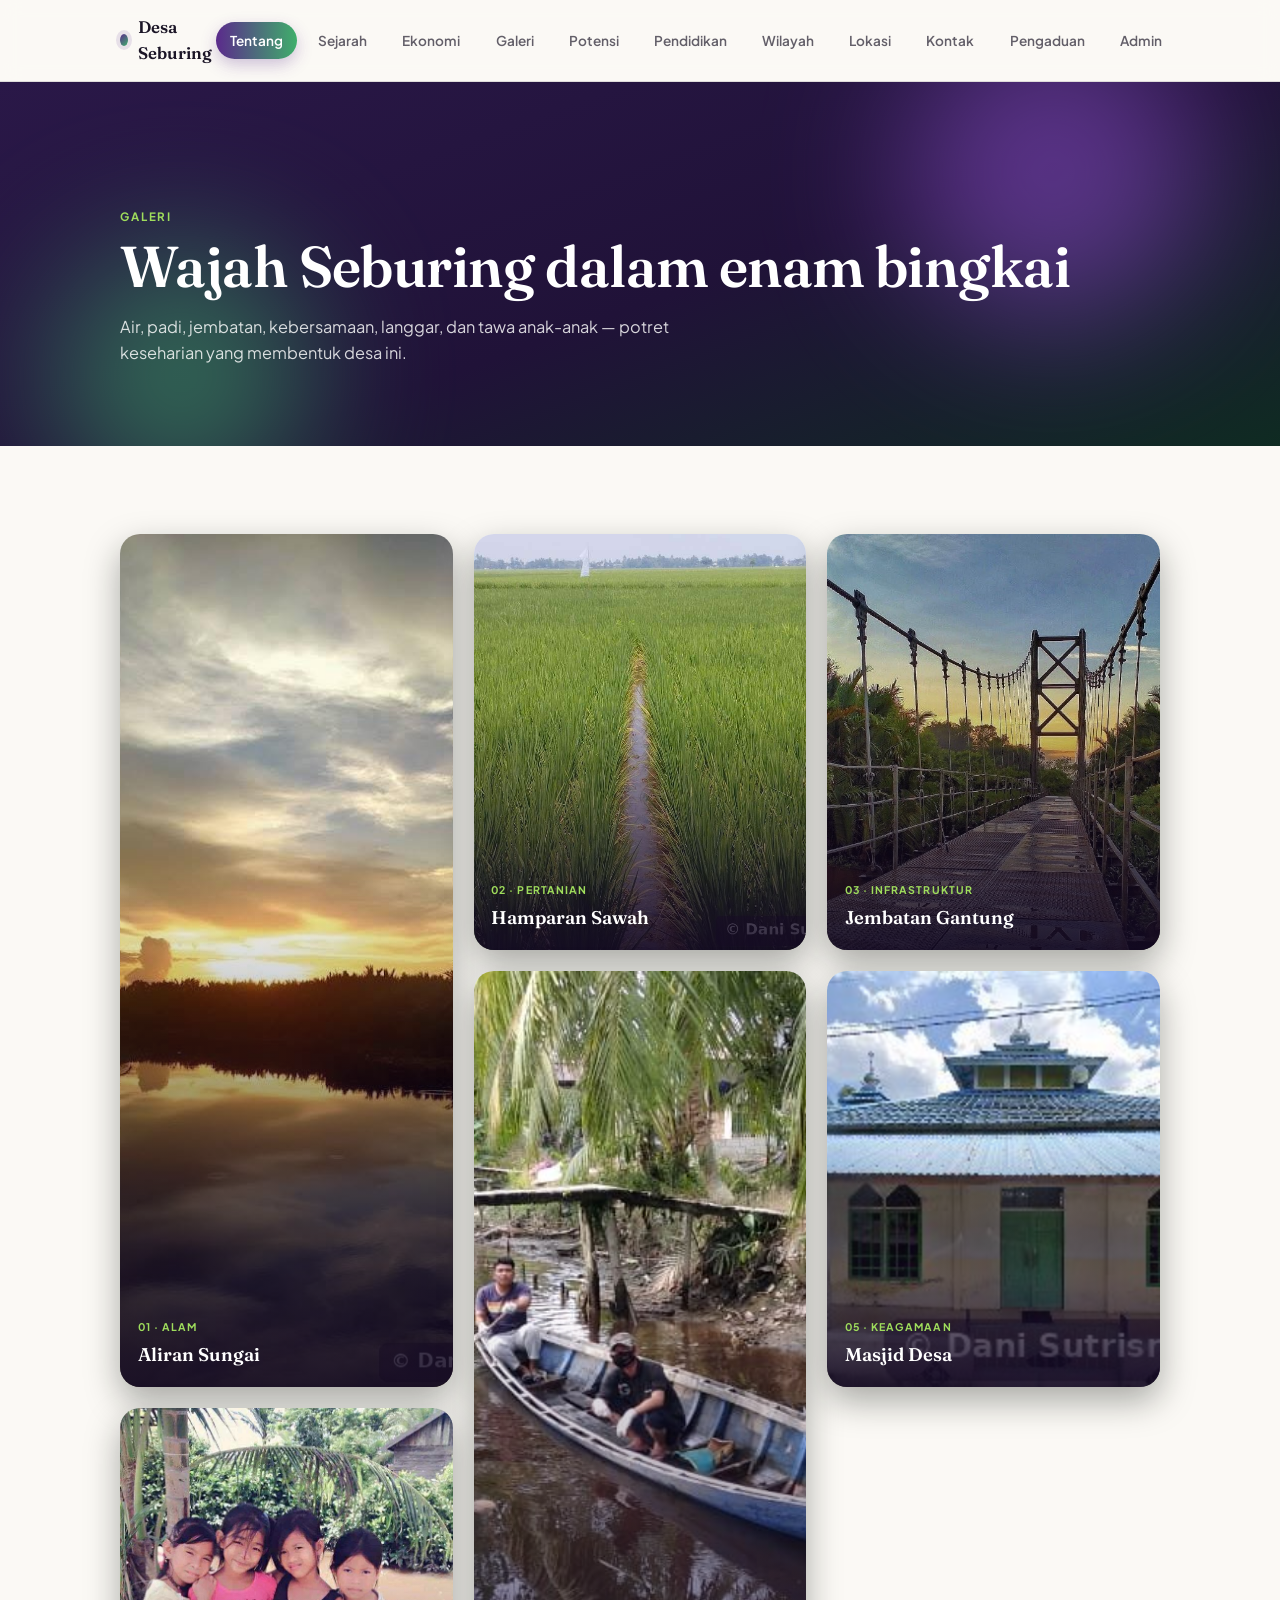
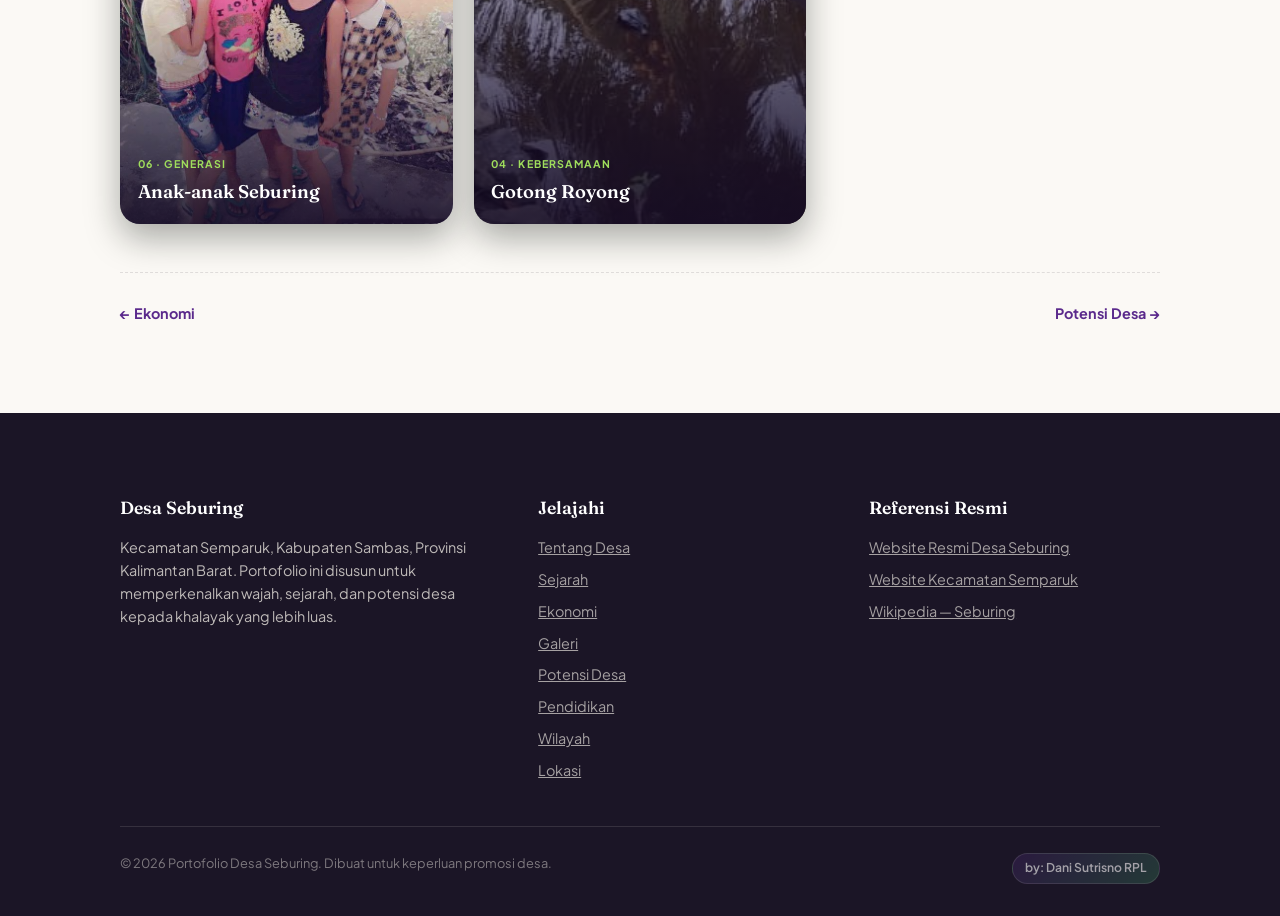
<file: galeri.html>
<!DOCTYPE html>
<html lang="id">
<head>
<meta charset="UTF-8">
<meta name="viewport" content="width=device-width, initial-scale=1.0">
<title>Galeri — Desa Seburing</title>
<meta name="description" content="Enam bingkai keseharian Desa Seburing: sungai, sawah, jembatan gantung, gotong royong, masjid, dan anak-anak desa.">
<link rel="preconnect" href="https://fonts.googleapis.com">
<link rel="preconnect" href="https://fonts.gstatic.com" crossorigin>
<link href="https://fonts.googleapis.com/css2?family=Fraunces:ital,opsz,wght@0,9..144,300;0,9..144,500;0,9..144,600;0,9..144,700;1,9..144,500&family=Plus+Jakarta+Sans:wght@300;400;500;600;700;800&display=swap" rel="stylesheet">
<style>
  :root{
    --deep-purple:#2A1848;
    --royal-purple:#5B2A8C;
    --orchid:#8A4FC9;
    --teal-green:#157A5C;
    --leaf-green:#3FAE6B;
    --lime:#9FDD5C;
    --cream:#F6F2EA;
    --ink:#1B1526;
    --paper:#FBF9F5;
    --line: rgba(27,21,38,0.12);
    --shadow: 0 20px 50px rgba(42,24,72,0.18);
  }
  *{box-sizing:border-box;}
  html{scroll-behavior:smooth;}
  body{
    margin:0;
    font-family:'Plus Jakarta Sans', sans-serif;
    color:var(--ink);
    background:var(--paper);
    line-height:1.6;
    -webkit-font-smoothing:antialiased;
  }
  h1,h2,h3,.display{
    font-family:'Fraunces', serif;
    font-weight:600;
    letter-spacing:-0.01em;
    margin:0;
  }
  a{color:inherit;}
  img{max-width:100%;display:block;}
  .eyebrow{
    text-transform:uppercase;
    letter-spacing:0.16em;
    font-size:0.72rem;
    font-weight:700;
    color:var(--teal-green);
  }
  .wrap{
    max-width:1120px;
    margin:0 auto;
    padding:0 clamp(1.2rem, 4vw, 2.5rem);
  }

  /* ---------- NAV ---------- */
  nav{
    position:sticky; top:0; z-index:50;
    background:rgba(251,249,245,0.85);
    backdrop-filter:blur(10px);
    border-bottom:1px solid var(--line);
  }
  nav .wrap{
    display:flex; align-items:center; justify-content:space-between;
    padding-top:0.85rem; padding-bottom:0.85rem;
  }
  .brand{
    display:flex; align-items:center; gap:0.6rem;
    font-family:'Fraunces', serif; font-weight:600; font-size:1.05rem;
  }
  .brand .dot{
    width:12px;height:12px;border-radius:50%;
    background:linear-gradient(135deg, var(--royal-purple), var(--leaf-green));
    box-shadow:0 0 0 4px rgba(91,42,140,0.12);
  }
  nav ul{
    list-style:none; display:flex; gap:0.4rem; margin:0; padding:0;
    font-size:0.85rem; font-weight:600;
  }
  nav ul a{
    text-decoration:none; opacity:0.68; transition:all .2s;
    padding:0.5rem 0.9rem; border-radius:999px; display:block;
  }
  nav ul a:hover{opacity:1; background:rgba(91,42,140,0.08);}
  nav ul a.active{
    opacity:1; color:#fff;
    background:linear-gradient(90deg, var(--royal-purple), var(--leaf-green));
    box-shadow:0 6px 16px rgba(91,42,140,0.28);
  }
  .nav-toggle{display:none;}
  @media (max-width:760px){
    nav ul{
      position:fixed; inset:56px 0 auto 0; flex-direction:column; gap:0.3rem;
      background:var(--paper); border-bottom:1px solid var(--line);
      max-height:0; overflow:hidden; transition:max-height .3s ease;
      padding:0 0.8rem;
    }
    nav ul.open{max-height:460px; padding:0.6rem 0.8rem 1rem;}
    nav ul a{padding:0.85rem 1rem;}
    .nav-toggle{
      display:block; background:none; border:none; cursor:pointer;
      font-size:1.4rem; color:var(--royal-purple);
    }
  }

  /* ---------- HERO ---------- */
  .hero{
    position:relative;
    min-height:92vh;
    display:flex; align-items:flex-end;
    overflow:hidden;
    isolation:isolate;
  }
  .hero-img{
    position:absolute; inset:0; width:100%; height:100%;
    object-fit:cover; z-index:-2;
    filter:saturate(1.05);
  }
  .hero::before{
    content:"";
    position:absolute; inset:0; z-index:-1;
    background:
      linear-gradient(180deg, rgba(42,24,72,0.35) 0%, rgba(42,24,72,0.25) 35%, rgba(20,12,36,0.92) 100%),
      linear-gradient(115deg, rgba(91,42,140,0.55) 0%, rgba(21,122,92,0.05) 55%, rgba(63,174,107,0.45) 100%);
  }
  .hero-content{
    position:relative;
    padding:3.2rem clamp(1.2rem,4vw,2.5rem) 3.6rem;
    max-width:1120px; margin:0 auto; width:100%;
    color:#fff;
  }
  .hero-badge{
    display:inline-flex; align-items:center; gap:0.5rem;
    background:rgba(255,255,255,0.12);
    border:1px solid rgba(255,255,255,0.35);
    padding:0.4rem 0.9rem; border-radius:999px;
    font-size:0.74rem; letter-spacing:0.1em; text-transform:uppercase;
    font-weight:700; margin-bottom:1.4rem; backdrop-filter:blur(6px);
  }
  .hero h1{
    font-size:clamp(2.6rem, 7vw, 5.2rem);
    line-height:0.98;
    font-weight:600;
    color:#fff;
  }
  .hero h1 em{
    font-style:italic; font-weight:500;
    background:linear-gradient(90deg,#C9A2F3,#9FDD5C);
    -webkit-background-clip:text; background-clip:text; color:transparent;
  }
  .hero p.lede{
    max-width:34rem; margin-top:1.1rem;
    font-size:1.05rem; color:rgba(255,255,255,0.86); font-weight:400;
  }
  .hero-stats{
    display:flex; flex-wrap:wrap; gap:1.6rem clamp(1.6rem,4vw,3rem);
    margin-top:2.4rem;
    padding-top:1.8rem;
    border-top:1px solid rgba(255,255,255,0.22);
  }
  .hero-stats div .num{
    font-family:'Fraunces',serif; font-size:1.9rem; font-weight:600;
    background:linear-gradient(90deg,#D9BCF7,#B7E88C);
    -webkit-background-clip:text; background-clip:text; color:transparent;
  }
  .hero-stats div .lbl{font-size:0.76rem; color:rgba(255,255,255,0.7); text-transform:uppercase; letter-spacing:0.08em;}

  /* ---------- RIVER DIVIDER (signature element) ---------- */
  .river-divider{
    display:block; width:100%; height:auto; margin:0; line-height:0;
  }

  /* ---------- SECTION GENERIC ---------- */
  section{padding:5.5rem 0; scroll-margin-top:76px;}
  .section-head{max-width:38rem; margin-bottom:3rem;}
  .section-head h2{font-size:clamp(1.9rem,3.6vw,2.6rem); margin-top:0.5rem;}
  .section-head p{color:rgba(27,21,38,0.68); margin-top:0.9rem;}

  .bg-dark{
    position:relative; overflow:hidden;
    background:linear-gradient(160deg, var(--deep-purple) 0%, #201238 55%, #0F2B22 100%);
    color:#EFE9F7;
  }
  .bg-dark .eyebrow{color:var(--lime);}
  .bg-dark .section-head p{color:rgba(239,233,247,0.72);}
  .bg-dark h2{color:#fff;}

  /* ---------- ABOUT / SEJARAH LAYOUT ---------- */
  .about-grid{
    display:grid; grid-template-columns:1.1fr 0.9fr; gap:3rem; align-items:start;
  }
  @media(max-width:800px){.about-grid{grid-template-columns:1fr;}}
  .about-grid p{margin:0 0 1rem;}
  .fact-card{
    background:var(--cream);
    border:1px solid var(--line);
    border-radius:18px;
    padding:1.6rem 1.7rem;
    box-shadow:var(--shadow);
  }
  .fact-card h3{font-size:1.05rem; margin-bottom:1rem; display:flex; align-items:center; gap:0.5rem;}
  .fact-card h3::before{
    content:""; width:8px; height:8px; border-radius:50%;
    background:linear-gradient(135deg,var(--royal-purple),var(--leaf-green));
  }
  .fact-list{list-style:none; margin:0; padding:0; font-size:0.92rem;}
  .fact-list li{
    display:flex; justify-content:space-between; gap:1rem;
    padding:0.62rem 0; border-top:1px dashed var(--line);
  }
  .fact-list li:first-child{border-top:none;}
  .fact-list .k{color:rgba(27,21,38,0.6);}
  .fact-list .v{font-weight:700; text-align:right;}

  /* ---------- TIMELINE ---------- */
  .timeline{position:relative; margin-top:1rem; padding-left:1.6rem;}
  .timeline::before{
    content:""; position:absolute; left:5px; top:6px; bottom:6px; width:2px;
    background:linear-gradient(180deg,var(--royal-purple),var(--leaf-green));
  }
  .t-item{position:relative; padding-bottom:1.7rem;}
  .t-item:last-child{padding-bottom:0;}
  .t-item::before{
    content:""; position:absolute; left:-1.6rem; top:0.35rem;
    width:12px; height:12px; border-radius:50%;
    background:var(--paper); border:3px solid var(--royal-purple);
  }
  .t-item .yr{font-family:'Fraunces',serif; font-weight:600; color:var(--royal-purple); font-size:1.05rem;}
  .t-item p{margin:0.3rem 0 0; color:rgba(27,21,38,0.72); font-size:0.94rem;}

  /* ---------- GALLERY ---------- */
  .gallery-grid{
    display:grid; grid-template-columns:repeat(3,1fr); gap:1.3rem;
  }
  @media(max-width:900px){.gallery-grid{grid-template-columns:repeat(2,1fr);}}
  @media(max-width:560px){.gallery-grid{grid-template-columns:1fr;}}
  .g-card{
    position:relative; border-radius:20px; overflow:hidden;
    aspect-ratio:4/5; cursor:pointer;
    box-shadow:0 14px 34px rgba(15,20,15,0.35);
  }
  .g-card img{
    width:100%; height:100%; object-fit:cover;
    transition:transform .6s cubic-bezier(.2,.8,.2,1), filter .4s;
  }
  .g-card:hover img{transform:scale(1.08);}
  .g-card .g-overlay{
    position:absolute; inset:0;
    background:linear-gradient(180deg, rgba(20,10,36,0) 40%, rgba(20,10,36,0.88) 100%);
    display:flex; align-items:flex-end; padding:1.1rem;
  }
  .g-card .g-tag{
    font-size:0.66rem; text-transform:uppercase; letter-spacing:0.1em;
    color:var(--lime); font-weight:700; display:block; margin-bottom:0.25rem;
  }
  .g-card .g-title{color:#fff; font-family:'Fraunces',serif; font-size:1.15rem; font-weight:600;}
  .g-card.tall{grid-row:span 2; aspect-ratio:auto;}

  /* ---------- POTENSI ---------- */
  .potensi-grid{
    display:grid; grid-template-columns:repeat(2,1fr); gap:1.4rem;
  }
  @media(max-width:760px){.potensi-grid{grid-template-columns:1fr;}}
  .p-card{
    padding:1.8rem; border-radius:18px;
    background:rgba(255,255,255,0.04);
    border:1px solid rgba(239,233,247,0.14);
    transition:transform .3s, border-color .3s;
  }
  .p-card:hover{transform:translateY(-4px); border-color:rgba(159,221,92,0.5);}
  .p-card .p-icon{
    width:44px; height:44px; border-radius:12px; margin-bottom:1rem;
    display:flex; align-items:center; justify-content:center;
    background:linear-gradient(135deg, var(--royal-purple), var(--leaf-green));
    font-size:1.3rem;
  }
  .p-card h3{color:#fff; font-size:1.15rem; margin-bottom:0.5rem;}
  .p-card p{color:rgba(239,233,247,0.7); font-size:0.92rem; margin:0;}

  /* ---------- DUSUN STRIP ---------- */
  .dusun-strip{
    display:grid; grid-template-columns:repeat(3,1fr); gap:1.2rem; margin-top:1rem;
  }
  @media(max-width:700px){.dusun-strip{grid-template-columns:1fr;}}
  .dusun-card{
    border-radius:16px; padding:1.4rem;
    background:linear-gradient(155deg, rgba(91,42,140,0.08), rgba(63,174,107,0.08));
    border:1px solid var(--line);
  }
  .dusun-card .n{font-family:'Fraunces',serif; font-weight:600; font-size:1.2rem; color:var(--royal-purple);}

  /* ---------- SCHOOL PROFILE (image + story) ---------- */
  .school-profile{
    display:grid; grid-template-columns:0.9fr 1.1fr; gap:2.4rem; align-items:center;
    margin-top:3rem;
  }
  .school-profile.reverse{grid-template-columns:1.1fr 0.9fr;}
  .school-profile.reverse .school-photo{order:2;}
  @media(max-width:800px){
    .school-profile, .school-profile.reverse{grid-template-columns:1fr;}
    .school-profile.reverse .school-photo{order:0;}
  }
  .school-photo{
    position:relative; border-radius:20px; overflow:hidden;
    aspect-ratio:4/3; box-shadow:0 16px 36px rgba(42,24,72,0.18);
  }
  .school-photo img{width:100%; height:100%; object-fit:cover; transition:transform .6s cubic-bezier(.2,.8,.2,1);}
  .school-photo:hover img{transform:scale(1.06);}
  .school-photo .s-overlay{
    position:absolute; inset:0;
    background:linear-gradient(180deg, rgba(20,10,36,0) 50%, rgba(20,10,36,0.82) 100%);
    display:flex; align-items:flex-end; padding:1.1rem;
  }
  .school-photo .s-tag{
    font-size:0.66rem; text-transform:uppercase; letter-spacing:0.1em;
    color:var(--lime); font-weight:700; display:block; margin-bottom:0.25rem;
  }
  .school-photo .s-title{color:#fff; font-family:'Fraunces',serif; font-size:1.15rem; font-weight:600;}
  .school-text h3{font-size:1.35rem; margin-bottom:0.7rem;}
  .school-text p{font-size:0.95rem; color:rgba(27,21,38,0.72); margin:0 0 0.9rem;}
  .school-meta{
    display:flex; flex-wrap:wrap; gap:0.6rem; margin-top:1rem;
  }
  .school-meta span{
    font-size:0.78rem; font-weight:700; padding:0.4rem 0.8rem; border-radius:999px;
    background:linear-gradient(90deg, rgba(91,42,140,0.1), rgba(63,174,107,0.1));
    border:1px solid var(--line); color:var(--royal-purple);
  }

  /* ---------- CTA / FOOTER ---------- */
  footer{
    background:var(--ink); color:rgba(246,242,234,0.75);
    padding:3.6rem 0 2rem;
  }
  .footer-grid{
    display:grid; grid-template-columns:1.3fr 1fr 1fr; gap:2.5rem;
    padding-bottom:2.2rem; border-bottom:1px solid rgba(246,242,234,0.12);
  }
  @media(max-width:760px){.footer-grid{grid-template-columns:1fr; gap:1.8rem;}}
  footer h4{color:#fff; font-family:'Fraunces',serif; font-weight:600; font-size:1.1rem; margin-bottom:0.9rem;}
  footer ul{list-style:none; margin:0; padding:0; font-size:0.9rem;}
  footer li{margin-bottom:0.55rem; opacity:0.85;}
  .foot-bottom{
    display:flex; justify-content:space-between; flex-wrap:wrap; gap:0.8rem;
    padding-top:1.6rem; font-size:0.8rem; opacity:0.6;
  }
  .badge-credit{
    display:inline-flex; align-items:center; gap:0.4rem;
    padding:0.3rem 0.75rem; border-radius:999px;
    background:linear-gradient(135deg, rgba(91,42,140,0.4), rgba(63,174,107,0.4));
    border:1px solid rgba(246,242,234,0.2);
    font-weight:600; font-size:0.76rem; color:#fff;
  }

  .reveal{opacity:0; transform:translateY(22px); transition:opacity .7s ease, transform .7s ease;}
  .reveal.show{opacity:1; transform:none;}

  /* ---------- AMBIENT BLOBS (hero + dark section texture) ---------- */
  .blob{
    position:absolute; border-radius:50%; filter:blur(70px);
    opacity:0.55; pointer-events:none; z-index:-1;
    animation:drift 14s ease-in-out infinite alternate;
  }
  @keyframes drift{
    0%{ transform:translate(0,0) scale(1); }
    100%{ transform:translate(30px,-24px) scale(1.12); }
  }
  .scroll-cue{
    position:absolute; right:clamp(1.2rem,4vw,2.5rem); bottom:1.6rem;
    display:flex; flex-direction:column; align-items:center; gap:0.5rem;
    color:rgba(255,255,255,0.75); font-size:0.68rem; letter-spacing:0.14em; text-transform:uppercase;
    writing-mode:vertical-rl;
  }
  .scroll-cue .line{
    width:1px; height:46px;
    background:linear-gradient(180deg, rgba(255,255,255,0.85), transparent);
    writing-mode:horizontal-tb;
    animation:cue 2.2s ease-in-out infinite;
  }
  @keyframes cue{
    0%,100%{transform:scaleY(1); opacity:0.7;}
    50%{transform:scaleY(0.55); opacity:1;}
  }

  /* ---------- LOKASI / PETA ---------- */
  .map-shell{
    display:grid; grid-template-columns:0.95fr 1.05fr; gap:0; border-radius:22px;
    overflow:hidden; box-shadow:var(--shadow); border:1px solid var(--line);
  }
  @media(max-width:820px){.map-shell{grid-template-columns:1fr;}}
  .map-info{
    background:linear-gradient(165deg, var(--deep-purple), #17301F);
    color:#fff; padding:2.4rem clamp(1.4rem,4vw,2.4rem);
    display:flex; flex-direction:column; justify-content:center; gap:1.4rem;
  }
  .map-info .pin{
    width:46px; height:46px; border-radius:50%;
    background:linear-gradient(135deg,var(--orchid),var(--leaf-green));
    display:flex; align-items:center; justify-content:center; font-size:1.3rem;
  }
  .map-info h3{color:#fff; font-size:1.5rem;}
  .map-info p{color:rgba(255,255,255,0.72); font-size:0.94rem; margin:0;}
  .coord-chip{
    display:inline-flex; gap:0.5rem; align-items:center;
    font-family:'Fraunces',serif; font-size:0.95rem; font-weight:600;
    background:rgba(255,255,255,0.08); border:1px solid rgba(255,255,255,0.18);
    padding:0.55rem 0.9rem; border-radius:12px; width:fit-content;
  }
  .btn-maps{
    display:inline-flex; align-items:center; gap:0.55rem;
    background:linear-gradient(90deg,var(--orchid),var(--leaf-green));
    color:#fff; text-decoration:none; font-weight:700; font-size:0.92rem;
    padding:0.85rem 1.3rem; border-radius:999px; width:fit-content;
    box-shadow:0 10px 26px rgba(63,174,107,0.35);
    transition:transform .25s, box-shadow .25s;
  }
  .btn-maps:hover{transform:translateY(-2px); box-shadow:0 14px 32px rgba(63,174,107,0.45);}
  .map-frame{position:relative; min-height:340px;}
  .map-frame iframe{
    width:100%; height:100%; min-height:340px; border:0; display:block; filter:grayscale(0.1) contrast(1.05);
  }

  @media (prefers-reduced-motion: reduce){
    html{scroll-behavior:auto;}
    .reveal{opacity:1; transform:none; transition:none;}
    .g-card img{transition:none;}
    .blob{animation:none;}
    .scroll-cue .line{animation:none;}
  }

  /* ---------- PAGE HERO (secondary pages banner) ---------- */
  .page-hero{
    position:relative;
    padding:7.5rem clamp(1.2rem,4vw,2.5rem) 4rem;
    overflow:hidden; isolation:isolate;
    background:
      linear-gradient(160deg, var(--deep-purple) 0%, #201238 55%, #0F2B22 100%);
    color:#fff;
  }
  .page-hero .wrap{max-width:1120px;}
  .page-hero .eyebrow{color:var(--lime);}
  .page-hero h1{
    font-size:clamp(2.2rem, 5.5vw, 3.6rem);
    line-height:1.05; color:#fff; margin-top:0.6rem;
  }
  .page-hero p.lede{
    max-width:38rem; margin-top:1rem; font-size:1.02rem;
    color:rgba(255,255,255,0.82); font-weight:400;
  }
  .page-hero .blob{position:absolute;}

  /* ---------- HOME LINK GRID (index page) ---------- */
  .explore-grid{
    display:grid; grid-template-columns:repeat(4,1fr); gap:1.2rem;
  }
  @media(max-width:900px){.explore-grid{grid-template-columns:repeat(2,1fr);}}
  @media(max-width:520px){.explore-grid{grid-template-columns:1fr;}}
  .explore-card{
    display:block; text-decoration:none; padding:1.7rem 1.5rem;
    border-radius:18px; background:var(--cream); border:1px solid var(--line);
    transition:transform .25s, box-shadow .25s, border-color .25s;
  }
  .explore-card:hover{
    transform:translateY(-4px); box-shadow:var(--shadow);
    border-color:rgba(91,42,140,0.3);
  }
  .explore-card .e-icon{
    width:42px; height:42px; border-radius:12px; margin-bottom:0.9rem;
    display:flex; align-items:center; justify-content:center;
    background:linear-gradient(135deg, var(--royal-purple), var(--leaf-green));
    font-size:1.2rem;
  }
  .explore-card h3{font-size:1.05rem; margin-bottom:0.4rem;}
  .explore-card p{font-size:0.86rem; color:rgba(27,21,38,0.62); margin:0;}

  /* ---------- PAGE FOOTER NAV (prev/next) ---------- */
  .page-nav{
    display:flex; justify-content:space-between; flex-wrap:wrap; gap:1rem;
    margin-top:3rem; padding-top:1.8rem; border-top:1px dashed var(--line);
  }
  .page-nav a{
    text-decoration:none; font-weight:700; font-size:0.9rem;
    color:var(--royal-purple); display:inline-flex; align-items:center; gap:0.4rem;
  }
  .page-nav a:hover{color:var(--teal-green);}
</style>
</head>
<body>

<nav>
  <div class="wrap">
    <a href="index.html" class="brand" style="text-decoration:none;">
      <span class="dot"></span>Desa Seburing
    </a>

    <button
      class="nav-toggle"
      aria-label="Buka menu"
      onclick="document.getElementById('navlinks').classList.toggle('open')">
      ☰
    </button>

    <ul id="navlinks">
      <li><a href="tentang.html" class="active">Tentang</a></li>
      <li><a href="sejarah.html">Sejarah</a></li>
      <li><a href="ekonomi.html">Ekonomi</a></li>
      <li><a href="galeri.html">Galeri</a></li>
      <li><a href="potensi_desa.html">Potensi</a></li>
      <li><a href="pendidikan.html">Pendidikan</a></li>
      <li><a href="wilayah.html">Wilayah</a></li>
      <li><a href="lokasi.html">Lokasi</a></li>
      <li><a href="kontak.html">Kontak</a></li>
      <li><a href="pengaduan.html">Pengaduan</a></li>
      <li><a href="admin-login.html">Admin</a></li>
    </ul>
  </div>
</nav>

<header class="page-hero">
  <div class="blob" style="width:300px;height:300px; top:-60px; right:6%; background:var(--orchid);"></div>
  <div class="blob" style="width:260px;height:260px; bottom:-60px; left:4%; background:var(--leaf-green); animation-delay:4s;"></div>
  <div class="wrap">
    <span class="eyebrow">Galeri</span>
    <h1>Wajah Seburing dalam enam bingkai</h1>
    <p class="lede">Air, padi, jembatan, kebersamaan, langgar, dan tawa anak-anak — potret keseharian yang membentuk desa ini.</p>
  </div>
</header>

<main>
<section id="galeri">
  <div class="wrap">
    <div class="gallery-grid">
      <div class="g-card tall reveal">
        <img src="gallery-01-sungai.jpg" alt="Senja di atas aliran sungai Desa Seburing">
        <div class="g-overlay"><div><span class="g-tag">01 · Alam</span><span class="g-title">Aliran Sungai</span></div></div>
      </div>
      <div class="g-card reveal">
        <img src="gallery-02-sawah.jpg" alt="Hamparan sawah hijau di Desa Seburing">
        <div class="g-overlay"><div><span class="g-tag">02 · Pertanian</span><span class="g-title">Hamparan Sawah</span></div></div>
      </div>
      <div class="g-card reveal">
        <img src="gallery-03-jembatan.jpg" alt="Jembatan gantung penghubung antar dusun">
        <div class="g-overlay"><div><span class="g-tag">03 · Infrastruktur</span><span class="g-title">Jembatan Gantung</span></div></div>
      </div>
      <div class="g-card tall reveal">
        <img src="gallery-04-gotong-royong.jpg" alt="Warga bergotong royong membersihkan sungai">
        <div class="g-overlay"><div><span class="g-tag">04 · Kebersamaan</span><span class="g-title">Gotong Royong</span></div></div>
      </div>
      <div class="g-card reveal">
        <img src="gallery-05-masjid.jpg" alt="Masjid di lingkungan Desa Seburing">
        <div class="g-overlay"><div><span class="g-tag">05 · Keagamaan</span><span class="g-title">Masjid Desa</span></div></div>
      </div>
      <div class="g-card reveal">
        <img src="gallery-06-anak.jpg" alt="Anak-anak Desa Seburing">
        <div class="g-overlay"><div><span class="g-tag">06 · Generasi</span><span class="g-title">Anak-anak Seburing</span></div></div>
      </div>
    </div>

    <div class="page-nav reveal">
      <a href="ekonomi.html">← Ekonomi</a>
      <a href="potensi_desa.html">Potensi Desa →</a>
    </div>

  </div>
</section>
</main>

<footer id="footer-info">
  <div class="wrap">
    <div class="footer-grid">
      <div>
        <h4>Desa Seburing</h4>
        <p style="font-size:0.9rem; max-width:24rem;">Kecamatan Semparuk, Kabupaten Sambas, Provinsi Kalimantan Barat. Portofolio ini disusun untuk memperkenalkan wajah, sejarah, dan potensi desa kepada khalayak yang lebih luas.</p>
      </div>
      <div>
        <h4>Jelajahi</h4>
        <ul>
          <li><a href="tentang.html">Tentang Desa</a></li>
          <li><a href="sejarah.html">Sejarah</a></li>
          <li><a href="ekonomi.html">Ekonomi</a></li>
          <li><a href="galeri.html">Galeri</a></li>
          <li><a href="potensi_desa.html">Potensi Desa</a></li>
          <li><a href="pendidikan.html">Pendidikan</a></li>
          <li><a href="wilayah.html">Wilayah</a></li>
          <li><a href="lokasi.html">Lokasi</a></li>
        </ul>
      </div>
      <div>
        <h4>Referensi Resmi</h4>
        <ul>
          <li><a href="https://seburing.semparuk.id/" target="_blank" rel="noopener">Website Resmi Desa Seburing</a></li>
          <li><a href="https://semparuk.id/" target="_blank" rel="noopener">Website Kecamatan Semparuk</a></li>
          <li><a href="https://id.wikipedia.org/wiki/Seburing,_Semparuk,_Sambas" target="_blank" rel="noopener">Wikipedia — Seburing</a></li>
        </ul>
      </div>
    </div>
    <div class="foot-bottom">
      <span>© 2026 Portofolio Desa Seburing. Dibuat untuk keperluan promosi desa.</span>
      <span class="badge-credit">by: Dani Sutrisno RPL</span>
    </div>
  </div>
</footer>

<script>
// Desa Seburing — shared script (multi-page version)

document.addEventListener('DOMContentLoaded', function () {
  // mobile menu toggle
  var toggleBtn = document.querySelector('.nav-toggle');
  var navlinks = document.getElementById('navlinks');
  if (toggleBtn && navlinks) {
    toggleBtn.addEventListener('click', function () {
      navlinks.classList.toggle('open');
    });
    navlinks.querySelectorAll('a').forEach(function (a) {
      a.addEventListener('click', function () { navlinks.classList.remove('open'); });
    });
  }

  // subtle parallax on hero/page-hero blobs, respects reduced motion
  var prefersReduced = window.matchMedia('(prefers-reduced-motion: reduce)').matches;
  if (!prefersReduced) {
    document.querySelectorAll('.hero, .page-hero, .bg-dark').forEach(function (heroEl) {
      var blobs = heroEl.querySelectorAll('.blob');
      if (!blobs.length) return;
      heroEl.addEventListener('mousemove', function (e) {
        var rect = heroEl.getBoundingClientRect();
        var x = ((e.clientX - rect.left) / rect.width - 0.5) * 20;
        var y = ((e.clientY - rect.top) / rect.height - 0.5) * 20;
        blobs.forEach(function (b, i) {
          b.style.transform = 'translate(' + x * (i + 1) + 'px, ' + y * (i + 1) + 'px)';
        });
      });
    });
  }

  // reveal on scroll
  var items = document.querySelectorAll('.reveal');
  if (items.length) {
    var io = new IntersectionObserver(function (entries) {
      entries.forEach(function (e) {
        if (e.isIntersecting) { e.target.classList.add('show'); io.unobserve(e.target); }
      });
    }, { threshold: 0.15 });
    items.forEach(function (i) { io.observe(i); });
  }

  // === Form Kontak -> Google Sheets (lewat Google Apps Script) ===
  // Ganti URL di bawah ini dengan URL Web App hasil Deploy Apps Script kamu
  var SCRIPT_URL = "https://script.google.com/macros/s/XXXXXXXXXXXX/exec";

  var formKontak = document.getElementById('formKontak');
  if (formKontak) {
    formKontak.addEventListener('submit', function (e) {
      e.preventDefault();

      var namaEl = document.getElementById('nama');
      var emailEl = document.getElementById('email');
      var pesanEl = document.getElementById('pesan');
      var status = document.getElementById('statusKirim');
      var submitBtn = formKontak.querySelector('button[type="submit"]');

      var data = {
        nama: namaEl ? namaEl.value : '',
        email: emailEl ? emailEl.value : '',
        pesan: pesanEl ? pesanEl.value : ''
      };

      if (status) status.textContent = 'Mengirim...';
      if (submitBtn) submitBtn.disabled = true;

      fetch(SCRIPT_URL, {
        method: 'POST',
        headers: { 'Content-Type': 'text/plain;charset=utf-8' },
        body: JSON.stringify(data)
      })
        .then(function (res) { return res.json(); })
        .then(function (res) {
          if (res.result === 'success') {
            if (status) status.textContent = 'Pesan terkirim, terima kasih!';
            formKontak.reset();
          } else {
            if (status) status.textContent = 'Gagal mengirim pesan. Coba lagi.';
          }
        })
        .catch(function () {
          if (status) status.textContent = 'Terjadi kesalahan jaringan.';
        })
        .finally(function () {
          if (submitBtn) submitBtn.disabled = false;
        });
    });
  }
});
</script>
</body>
</html>
</file>
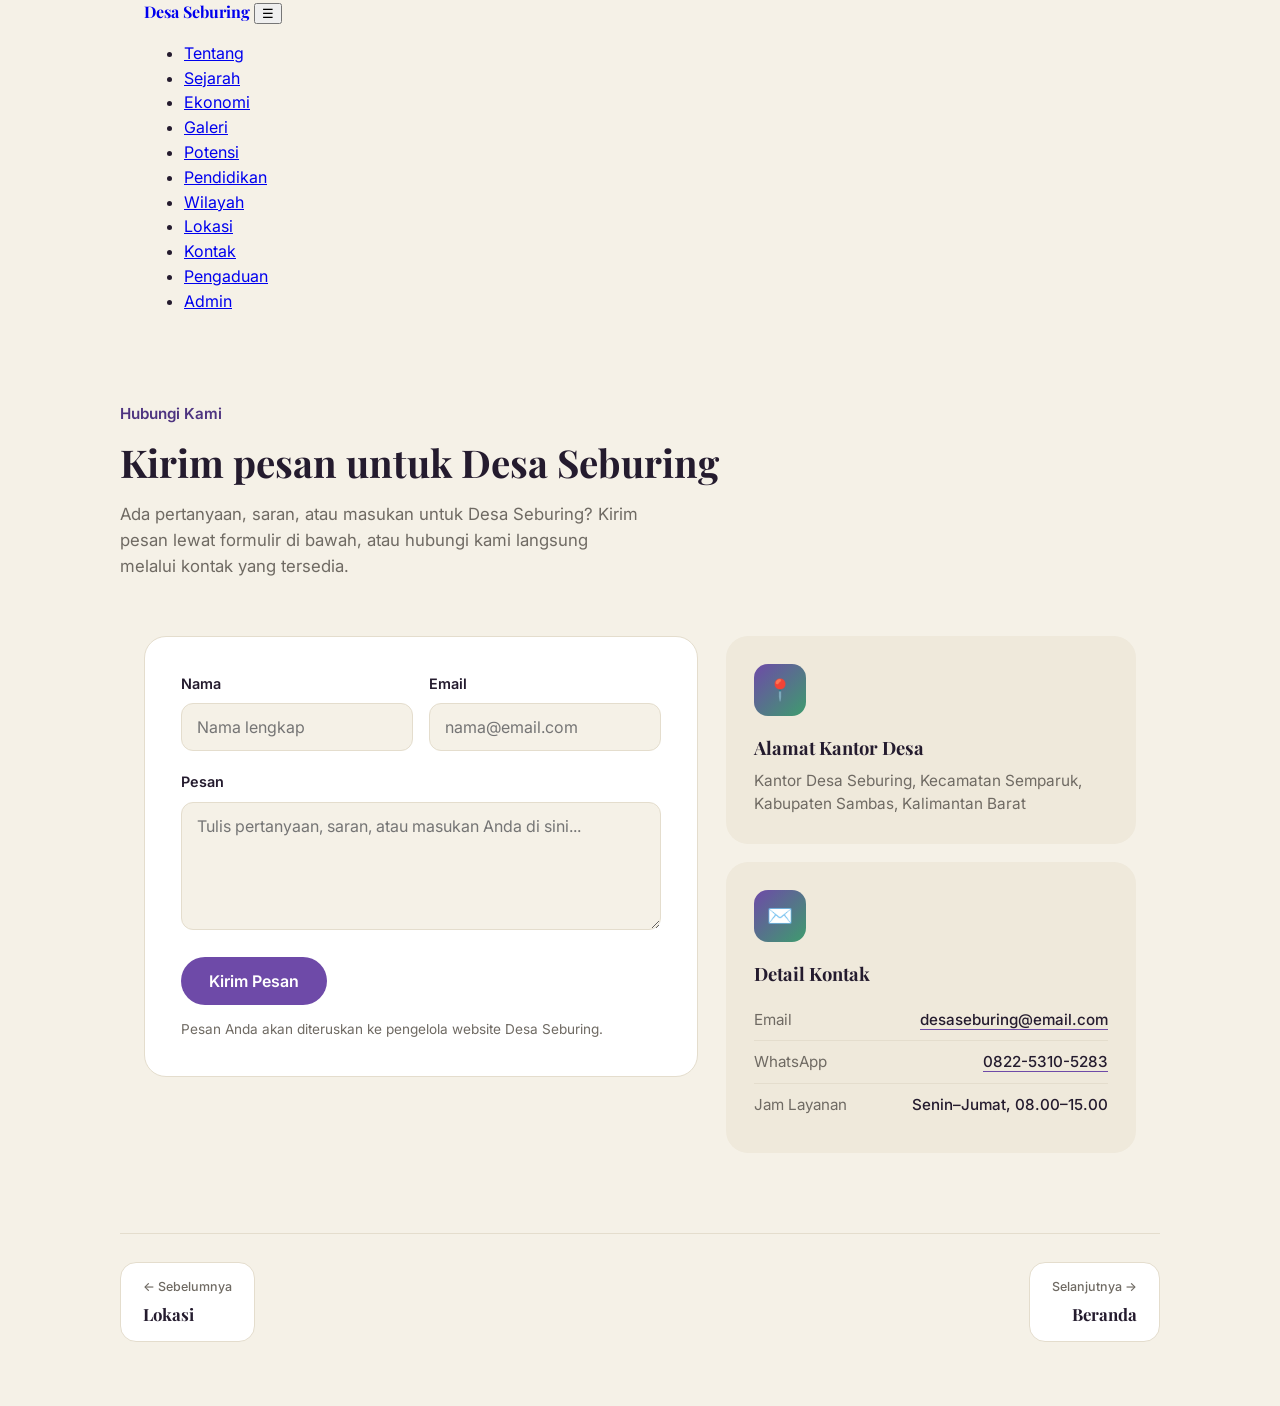
<file: kontak.html>
<!DOCTYPE html>
<html lang="id">
<head>
<meta charset="UTF-8">
<meta name="viewport" content="width=device-width, initial-scale=1.0">
<title>Kontak — Desa Seburing</title>
<link rel="preconnect" href="https://fonts.googleapis.com">
<link rel="preconnect" href="https://fonts.gstatic.com" crossorigin>
<link href="https://fonts.googleapis.com/css2?family=Playfair+Display:wght@600;700&family=Inter:wght@400;500;600&display=swap" rel="stylesheet">
<style>
  :root{
    --cream:#F5F1E7;
    --cream-card:#EFE9DB;
    --ink:#241B2E;
    --plum:#1D1229;
    --plum-soft:#2A1E3B;
    --muted:#6f6a63;
    --purple:#6E4AA8;
    --purple-deep:#4E3480;
    --green:#3E9C6E;
    --line:#e4ddcd;
    --radius:22px;
  }
  *{box-sizing:border-box;}
  body{
    margin:0;
    background:var(--cream);
    color:var(--ink);
    font-family:'Inter',sans-serif;
    line-height:1.55;
  }
  h1,h2,h3,.brand{
    font-family:'Playfair Display',serif;
    font-weight:700;
    margin:0;
  }
  .wrap{max-width:1040px;margin:0 auto;padding:0 24px;}

  /* ---- Hero ---- */
  .hero{padding:72px 0 40px;}
  .eyebrow{
    color:var(--purple-deep);
    font-family:'Inter',sans-serif;
    font-weight:600;
    font-size:0.95rem;
    margin-bottom:14px;
  }
  .hero h1{font-size:2.4rem;line-height:1.2;max-width:640px;}
  .hero p{color:var(--muted);max-width:520px;font-size:1.05rem;margin-top:16px;}

  /* ---- Layout: form + info ---- */
  .kontak-grid{
    display:grid;
    grid-template-columns:1.15fr 0.85fr;
    gap:28px;
    padding-bottom:80px;
    align-items:start;
  }
  @media (max-width:760px){
    .kontak-grid{grid-template-columns:1fr;}
    .hero h1{font-size:1.9rem;}
  }

  /* ---- Form card ---- */
  .form-card{
    background:#fff;
    border:1px solid var(--line);
    border-radius:var(--radius);
    padding:36px;
  }
  .field{margin-bottom:20px;}
  .field label{
    display:block;
    font-size:0.9rem;
    font-weight:600;
    margin-bottom:8px;
    color:var(--ink);
  }
  .field input,
  .field textarea{
    width:100%;
    font-family:'Inter',sans-serif;
    font-size:1rem;
    padding:13px 15px;
    border-radius:12px;
    border:1.5px solid var(--line);
    background:var(--cream);
    color:var(--ink);
    resize:vertical;
    transition:border-color .15s ease;
  }
  .field input:focus,
  .field textarea:focus{
    outline:none;
    border-color:var(--purple);
  }
  .row2{display:grid;grid-template-columns:1fr 1fr;gap:16px;}
  @media (max-width:520px){.row2{grid-template-columns:1fr;}}

  .submit-btn{
    appearance:none;
    border:none;
    cursor:pointer;
    background:var(--purple);
    color:#fff;
    font-family:'Inter',sans-serif;
    font-weight:600;
    font-size:1rem;
    padding:14px 28px;
    border-radius:999px;
    transition:background .15s ease, transform .15s ease;
  }
  .submit-btn:hover{background:var(--purple-deep);}
  .submit-btn:active{transform:scale(0.98);}

  .form-note{font-size:0.85rem;color:var(--muted);margin-top:14px;}
  .form-success{
    display:none;
    background:#EAF4EE;
    border:1px solid #bfe2cd;
    color:#256a45;
    padding:14px 18px;
    border-radius:12px;
    font-size:0.92rem;
    margin-bottom:20px;
  }

  /* ---- Info column ---- */
  .info-stack{display:flex;flex-direction:column;gap:18px;}
  .info-card{
    background:var(--cream-card);
    border-radius:var(--radius);
    padding:28px;
  }
  .icon-badge{
    width:52px;height:52px;
    border-radius:14px;
    display:flex;align-items:center;justify-content:center;
    font-size:1.3rem;
    margin-bottom:18px;
    background:linear-gradient(135deg, var(--purple) 0%, var(--green) 100%);
  }
  .info-card h3{font-size:1.15rem;margin-bottom:6px;}
  .info-card p{margin:0;color:var(--muted);font-size:0.96rem;}
  .info-card a{color:var(--ink);text-decoration:none;border-bottom:1px solid var(--purple);}
  .info-card a:hover{color:var(--purple-deep);}

  .contact-list{list-style:none;margin:10px 0 0;padding:0;}
  .contact-list li{
    display:flex;justify-content:space-between;gap:10px;
    font-size:0.95rem;padding:9px 0;
    border-bottom:1px solid var(--line);
  }
  .contact-list li:last-child{border-bottom:none;}
  .contact-list .label{color:var(--muted);}
  .contact-list .value{font-weight:500;text-align:right;}

  .social-row{display:flex;gap:10px;margin-top:16px;flex-wrap:wrap;}
  .social-row a{
    display:inline-flex;align-items:center;gap:6px;
    padding:9px 14px;
    border-radius:999px;
    background:#fff;
    border:1px solid var(--line);
    font-size:0.88rem;
    font-weight:500;
    color:var(--ink);
    text-decoration:none;
  }
  .social-row a:hover{border-color:var(--purple);color:var(--purple-deep);}

  /* ---- Navigasi sebelumnya / selanjutnya ---- */
  .page-nav{
    display:flex;
    justify-content:space-between;
    align-items:center;
    gap:16px;
    padding:28px 0 64px;
    border-top:1px solid var(--line);
  }
  .page-nav a{
    display:flex;
    flex-direction:column;
    gap:4px;
    text-decoration:none;
    color:var(--ink);
    padding:14px 22px;
    border-radius:16px;
    border:1px solid var(--line);
    background:#fff;
    transition:border-color .15s ease, background .15s ease;
    max-width:46%;
  }
  .page-nav a:hover{border-color:var(--purple);background:var(--cream-card);}
  .page-nav .dir{
    font-size:0.78rem;
    color:var(--muted);
    font-weight:500;
  }
  .page-nav .target{
    font-family:'Playfair Display',serif;
    font-weight:700;
    font-size:1.05rem;
  }
  .page-nav .next{text-align:right;align-items:flex-end;margin-left:auto;}
  @media (max-width:520px){
    .page-nav a{padding:12px 16px;}
    .page-nav .target{font-size:0.95rem;}
  }

  /* ---- Navbar ---- */
  .navbar{
    position:sticky;
    top:0;
    z-index:50;
    background:var(--cream);
    border-bottom:1px solid var(--line);
  }
  .navbar-inner{
    display:flex;
    align-items:center;
    justify-content:space-between;
    padding:16px 0;
    gap:20px;
  }
  .brand-link{
    display:flex;
    align-items:center;
    gap:10px;
    text-decoration:none;
    color:var(--ink);
    flex-shrink:0;
  }
  .brand-dot{
    width:28px;height:28px;border-radius:50%;
    background:linear-gradient(135deg, var(--purple) 0%, var(--green) 100%);
    flex-shrink:0;
  }
  .brand-link span{
    font-family:'Playfair Display',serif;
    font-weight:700;
    font-size:1.25rem;
  }
  .nav-menu{
    display:flex;
    align-items:center;
    gap:6px;
    overflow-x:auto;
    scrollbar-width:none;
  }
  .nav-menu::-webkit-scrollbar{display:none;}
  .nav-menu a{
    text-decoration:none;
    color:var(--ink);
    font-size:0.98rem;
    font-weight:500;
    padding:9px 18px;
    border-radius:999px;
    white-space:nowrap;
    transition:background .15s ease, color .15s ease;
  }
  .nav-menu a:hover{background:var(--cream-card);}
  .nav-menu a.current{
    background:linear-gradient(135deg, var(--purple) 0%, var(--green) 100%);
    color:#fff;
    font-weight:700;
  }
  .nav-menu a.current:hover{background:linear-gradient(135deg, var(--purple) 0%, var(--green) 100%);}
  .nav-menu a.btn-pengaduan{
    background:#FBEFD8;
    color:#8A5A12;
    font-weight:700;
  }
  .nav-menu a.btn-pengaduan:hover{background:#F5E3BE;}
  .nav-menu a.btn-admin{
    background:var(--plum);
    color:#fff;
    font-weight:700;
  }
  .nav-menu a.btn-admin:hover{background:var(--plum-soft);}
  @media (max-width:900px){
    .navbar-inner{flex-wrap:wrap;}
    .nav-menu{width:100%;justify-content:flex-start;}
  }
</style>
</head>
<body>

<nav>
  <div class="wrap">
    <a href="index.html" class="brand" style="text-decoration:none;">
      <span class="dot"></span>Desa Seburing
    </a>

    <button
      class="nav-toggle"
      aria-label="Buka menu"
      onclick="document.getElementById('navlinks').classList.toggle('open')">
      ☰
    </button>

    <ul id="navlinks">
      <li><a href="tentang.html" class="active">Tentang</a></li>
      <li><a href="sejarah.html">Sejarah</a></li>
      <li><a href="ekonomi.html">Ekonomi</a></li>
      <li><a href="galeri.html">Galeri</a></li>
      <li><a href="potensi_desa.html">Potensi</a></li>
      <li><a href="pendidikan.html">Pendidikan</a></li>
      <li><a href="wilayah.html">Wilayah</a></li>
      <li><a href="lokasi.html">Lokasi</a></li>
      <li><a href="kontak.html">Kontak</a></li>
      <li><a href="pengaduan.html">Pengaduan</a></li>
      <li><a href="admin-login.html">Admin</a></li>
    </ul>
  </div>
</nav>

<div class="wrap hero">
  <div class="eyebrow">Hubungi Kami</div>
  <h1>Kirim pesan untuk Desa Seburing</h1>
  <p>Ada pertanyaan, saran, atau masukan untuk Desa Seburing? Kirim pesan lewat formulir di bawah, atau hubungi kami langsung melalui kontak yang tersedia.</p>
</div>

<div class="wrap kontak-grid">

  <!-- FORM -->
  <div class="form-card">
    <div class="form-success" id="formSuccess">Pesan terkirim. Terima kasih, kami akan segera membalas.</div>

    <!--
      Form ini terhubung ke Google Apps Script (Web App) dari
      spreadsheet "BukuTamu" — setiap kiriman otomatis masuk sebagai
      baris baru di sheet tersebut.
    -->
    <form id="kontakForm" action="https://script.google.com/macros/s/AKfycbwRy-Xj_92XJT4l0kCIM11CLiE1vuMwJdOujWi6xuC1Mgn3VeFqV6y12wBjT6Ol8E_y7w/exec" method="POST">
      <div class="row2">
        <div class="field">
          <label for="nama">Nama</label>
          <input type="text" id="nama" name="nama" placeholder="Nama lengkap" required>
        </div>
        <div class="field">
          <label for="email">Email</label>
          <input type="email" id="email" name="email" placeholder="nama@email.com" required>
        </div>
      </div>

      <div class="field">
        <label for="pesan">Pesan</label>
        <textarea id="pesan" name="pesan" rows="5" placeholder="Tulis pertanyaan, saran, atau masukan Anda di sini..." required></textarea>
      </div>

      <button type="submit" class="submit-btn">Kirim Pesan</button>
      <div class="form-note">Pesan Anda akan diteruskan ke pengelola website Desa Seburing.</div>
    </form>
  </div>

  <!-- INFO KONTAK -->
  <div class="info-stack">

    <div class="info-card">
      <div class="icon-badge">📍</div>
      <h3>Alamat Kantor Desa</h3>
      <p>Kantor Desa Seburing, Kecamatan Semparuk,<br>Kabupaten Sambas, Kalimantan Barat</p>
    </div>

    <div class="info-card">
      <div class="icon-badge">✉️</div>
      <h3>Detail Kontak</h3>
      <ul class="contact-list">
        <li><span class="label">Email</span><span class="value"><a href="mailto:desaseburing@email.com">desaseburing@email.com</a></span></li>
        <li><span class="label">WhatsApp</span><span class="value"><a href="https://wa.me/6282253105283">0822-5310-5283</a></span></li>
        <li><span class="label">Jam Layanan</span><span class="value">Senin–Jumat, 08.00–15.00</span></li>
      </ul>
    </div>

  </div>
</div>

<div class="wrap page-nav">
  <a href="lokasi.html" class="prev">
    <span class="dir">← Sebelumnya</span>
    <span class="target">Lokasi</span>
  </a>
  <a href="index.html" class="next">
    <span class="dir">Selanjutnya →</span>
    <span class="target">Beranda</span>
  </a>
</div>

<script>
  // Tampilan pesan sukses sederhana (opsional, hanya efek UI).
  // Jika menggunakan Formspree/layanan sejenis, submit form akan
  // redirect ke halaman mereka kecuali di-handle via fetch() seperti ini:
  const form = document.getElementById('kontakForm');
  const success = document.getElementById('formSuccess');

  form.addEventListener('submit', async function (e) {
    e.preventDefault();
    const data = new FormData(form);
    const submitBtn = form.querySelector('.submit-btn');
    submitBtn.disabled = true;
    submitBtn.textContent = 'Mengirim...';

    try {
      // Google Apps Script web app tidak mengizinkan fetch membaca respons
      // (CORS), jadi kita pakai mode 'no-cors': request tetap terkirim dan
      // dieksekusi di Sheets, hanya isinya tidak bisa dibaca dari sini.
      await fetch(form.action, {
        method: 'POST',
        body: data,
        mode: 'no-cors'
      });
      success.style.display = 'block';
      form.reset();
      success.scrollIntoView({ behavior: 'smooth', block: 'center' });
    } catch (err) {
      alert('Terjadi kendala saat mengirim pesan. Silakan coba lagi atau hubungi kami lewat email.');
    } finally {
      submitBtn.disabled = false;
      submitBtn.textContent = 'Kirim Pesan';
    }
  });
</script>

</body>
</html>
</file>
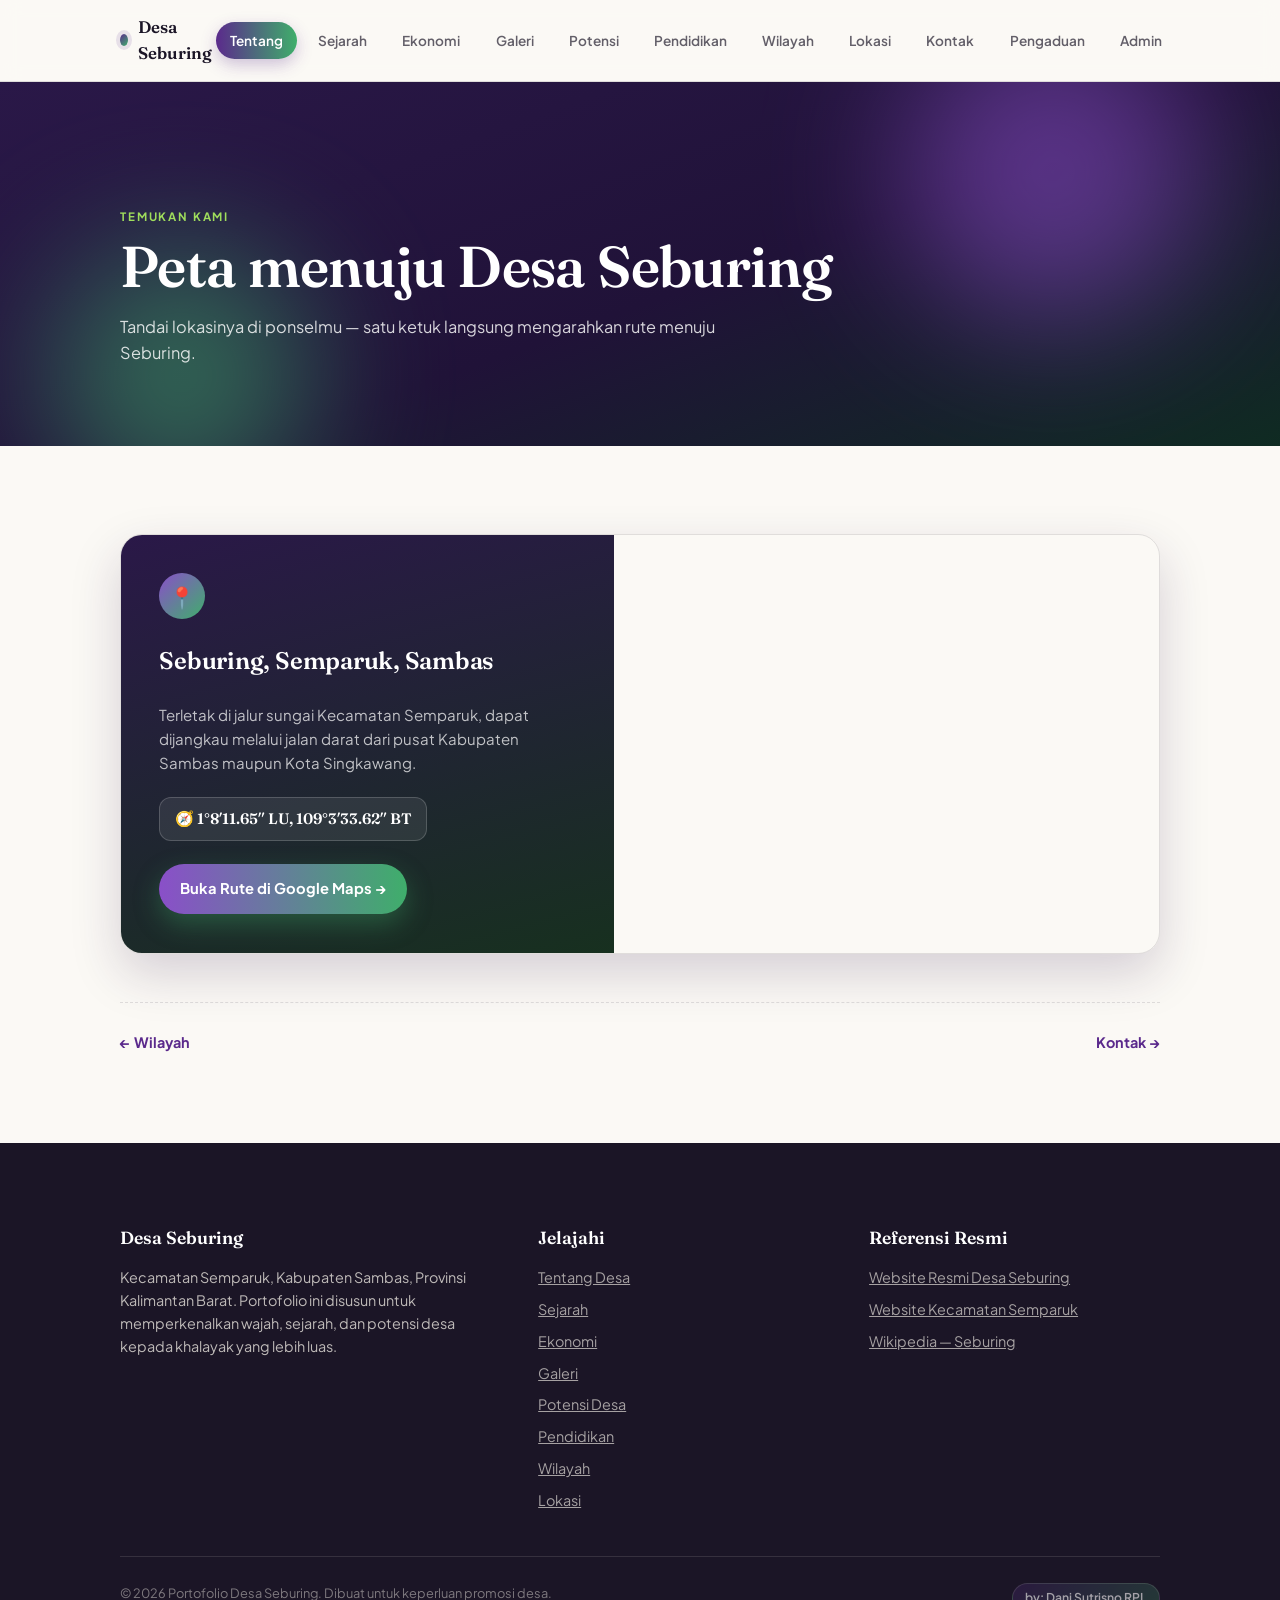
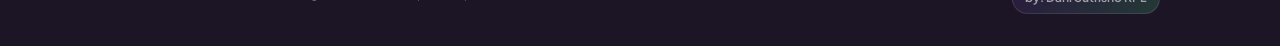
<file: lokasi.html>
<!DOCTYPE html>
<html lang="id">
<head>
<meta charset="UTF-8">
<meta name="viewport" content="width=device-width, initial-scale=1.0">
<title>Lokasi — Desa Seburing</title>
<meta name="description" content="Koordinat dan peta rute menuju Desa Seburing, Kecamatan Semparuk, Kabupaten Sambas.">
<link rel="preconnect" href="https://fonts.googleapis.com">
<link rel="preconnect" href="https://fonts.gstatic.com" crossorigin>
<link href="https://fonts.googleapis.com/css2?family=Fraunces:ital,opsz,wght@0,9..144,300;0,9..144,500;0,9..144,600;0,9..144,700;1,9..144,500&family=Plus+Jakarta+Sans:wght@300;400;500;600;700;800&display=swap" rel="stylesheet">
<style>
  :root{
    --deep-purple:#2A1848;
    --royal-purple:#5B2A8C;
    --orchid:#8A4FC9;
    --teal-green:#157A5C;
    --leaf-green:#3FAE6B;
    --lime:#9FDD5C;
    --cream:#F6F2EA;
    --ink:#1B1526;
    --paper:#FBF9F5;
    --line: rgba(27,21,38,0.12);
    --shadow: 0 20px 50px rgba(42,24,72,0.18);
  }
  *{box-sizing:border-box;}
  html{scroll-behavior:smooth;}
  body{
    margin:0;
    font-family:'Plus Jakarta Sans', sans-serif;
    color:var(--ink);
    background:var(--paper);
    line-height:1.6;
    -webkit-font-smoothing:antialiased;
  }
  h1,h2,h3,.display{
    font-family:'Fraunces', serif;
    font-weight:600;
    letter-spacing:-0.01em;
    margin:0;
  }
  a{color:inherit;}
  img{max-width:100%;display:block;}
  .eyebrow{
    text-transform:uppercase;
    letter-spacing:0.16em;
    font-size:0.72rem;
    font-weight:700;
    color:var(--teal-green);
  }
  .wrap{
    max-width:1120px;
    margin:0 auto;
    padding:0 clamp(1.2rem, 4vw, 2.5rem);
  }

  /* ---------- NAV ---------- */
  nav{
    position:sticky; top:0; z-index:50;
    background:rgba(251,249,245,0.85);
    backdrop-filter:blur(10px);
    border-bottom:1px solid var(--line);
  }
  nav .wrap{
    display:flex; align-items:center; justify-content:space-between;
    padding-top:0.85rem; padding-bottom:0.85rem;
  }
  .brand{
    display:flex; align-items:center; gap:0.6rem;
    font-family:'Fraunces', serif; font-weight:600; font-size:1.05rem;
  }
  .brand .dot{
    width:12px;height:12px;border-radius:50%;
    background:linear-gradient(135deg, var(--royal-purple), var(--leaf-green));
    box-shadow:0 0 0 4px rgba(91,42,140,0.12);
  }
  nav ul{
    list-style:none; display:flex; gap:0.4rem; margin:0; padding:0;
    font-size:0.85rem; font-weight:600;
  }
  nav ul a{
    text-decoration:none; opacity:0.68; transition:all .2s;
    padding:0.5rem 0.9rem; border-radius:999px; display:block;
  }
  nav ul a:hover{opacity:1; background:rgba(91,42,140,0.08);}
  nav ul a.active{
    opacity:1; color:#fff;
    background:linear-gradient(90deg, var(--royal-purple), var(--leaf-green));
    box-shadow:0 6px 16px rgba(91,42,140,0.28);
  }
  .nav-toggle{display:none;}
  @media (max-width:760px){
    nav ul{
      position:fixed; inset:56px 0 auto 0; flex-direction:column; gap:0.3rem;
      background:var(--paper); border-bottom:1px solid var(--line);
      max-height:0; overflow:hidden; transition:max-height .3s ease;
      padding:0 0.8rem;
    }
    nav ul.open{max-height:460px; padding:0.6rem 0.8rem 1rem;}
    nav ul a{padding:0.85rem 1rem;}
    .nav-toggle{
      display:block; background:none; border:none; cursor:pointer;
      font-size:1.4rem; color:var(--royal-purple);
    }
  }

  /* ---------- HERO ---------- */
  .hero{
    position:relative;
    min-height:92vh;
    display:flex; align-items:flex-end;
    overflow:hidden;
    isolation:isolate;
  }
  .hero-img{
    position:absolute; inset:0; width:100%; height:100%;
    object-fit:cover; z-index:-2;
    filter:saturate(1.05);
  }
  .hero::before{
    content:"";
    position:absolute; inset:0; z-index:-1;
    background:
      linear-gradient(180deg, rgba(42,24,72,0.35) 0%, rgba(42,24,72,0.25) 35%, rgba(20,12,36,0.92) 100%),
      linear-gradient(115deg, rgba(91,42,140,0.55) 0%, rgba(21,122,92,0.05) 55%, rgba(63,174,107,0.45) 100%);
  }
  .hero-content{
    position:relative;
    padding:3.2rem clamp(1.2rem,4vw,2.5rem) 3.6rem;
    max-width:1120px; margin:0 auto; width:100%;
    color:#fff;
  }
  .hero-badge{
    display:inline-flex; align-items:center; gap:0.5rem;
    background:rgba(255,255,255,0.12);
    border:1px solid rgba(255,255,255,0.35);
    padding:0.4rem 0.9rem; border-radius:999px;
    font-size:0.74rem; letter-spacing:0.1em; text-transform:uppercase;
    font-weight:700; margin-bottom:1.4rem; backdrop-filter:blur(6px);
  }
  .hero h1{
    font-size:clamp(2.6rem, 7vw, 5.2rem);
    line-height:0.98;
    font-weight:600;
    color:#fff;
  }
  .hero h1 em{
    font-style:italic; font-weight:500;
    background:linear-gradient(90deg,#C9A2F3,#9FDD5C);
    -webkit-background-clip:text; background-clip:text; color:transparent;
  }
  .hero p.lede{
    max-width:34rem; margin-top:1.1rem;
    font-size:1.05rem; color:rgba(255,255,255,0.86); font-weight:400;
  }
  .hero-stats{
    display:flex; flex-wrap:wrap; gap:1.6rem clamp(1.6rem,4vw,3rem);
    margin-top:2.4rem;
    padding-top:1.8rem;
    border-top:1px solid rgba(255,255,255,0.22);
  }
  .hero-stats div .num{
    font-family:'Fraunces',serif; font-size:1.9rem; font-weight:600;
    background:linear-gradient(90deg,#D9BCF7,#B7E88C);
    -webkit-background-clip:text; background-clip:text; color:transparent;
  }
  .hero-stats div .lbl{font-size:0.76rem; color:rgba(255,255,255,0.7); text-transform:uppercase; letter-spacing:0.08em;}

  /* ---------- RIVER DIVIDER (signature element) ---------- */
  .river-divider{
    display:block; width:100%; height:auto; margin:0; line-height:0;
  }

  /* ---------- SECTION GENERIC ---------- */
  section{padding:5.5rem 0; scroll-margin-top:76px;}
  .section-head{max-width:38rem; margin-bottom:3rem;}
  .section-head h2{font-size:clamp(1.9rem,3.6vw,2.6rem); margin-top:0.5rem;}
  .section-head p{color:rgba(27,21,38,0.68); margin-top:0.9rem;}

  .bg-dark{
    position:relative; overflow:hidden;
    background:linear-gradient(160deg, var(--deep-purple) 0%, #201238 55%, #0F2B22 100%);
    color:#EFE9F7;
  }
  .bg-dark .eyebrow{color:var(--lime);}
  .bg-dark .section-head p{color:rgba(239,233,247,0.72);}
  .bg-dark h2{color:#fff;}

  /* ---------- ABOUT / SEJARAH LAYOUT ---------- */
  .about-grid{
    display:grid; grid-template-columns:1.1fr 0.9fr; gap:3rem; align-items:start;
  }
  @media(max-width:800px){.about-grid{grid-template-columns:1fr;}}
  .about-grid p{margin:0 0 1rem;}
  .fact-card{
    background:var(--cream);
    border:1px solid var(--line);
    border-radius:18px;
    padding:1.6rem 1.7rem;
    box-shadow:var(--shadow);
  }
  .fact-card h3{font-size:1.05rem; margin-bottom:1rem; display:flex; align-items:center; gap:0.5rem;}
  .fact-card h3::before{
    content:""; width:8px; height:8px; border-radius:50%;
    background:linear-gradient(135deg,var(--royal-purple),var(--leaf-green));
  }
  .fact-list{list-style:none; margin:0; padding:0; font-size:0.92rem;}
  .fact-list li{
    display:flex; justify-content:space-between; gap:1rem;
    padding:0.62rem 0; border-top:1px dashed var(--line);
  }
  .fact-list li:first-child{border-top:none;}
  .fact-list .k{color:rgba(27,21,38,0.6);}
  .fact-list .v{font-weight:700; text-align:right;}

  /* ---------- TIMELINE ---------- */
  .timeline{position:relative; margin-top:1rem; padding-left:1.6rem;}
  .timeline::before{
    content:""; position:absolute; left:5px; top:6px; bottom:6px; width:2px;
    background:linear-gradient(180deg,var(--royal-purple),var(--leaf-green));
  }
  .t-item{position:relative; padding-bottom:1.7rem;}
  .t-item:last-child{padding-bottom:0;}
  .t-item::before{
    content:""; position:absolute; left:-1.6rem; top:0.35rem;
    width:12px; height:12px; border-radius:50%;
    background:var(--paper); border:3px solid var(--royal-purple);
  }
  .t-item .yr{font-family:'Fraunces',serif; font-weight:600; color:var(--royal-purple); font-size:1.05rem;}
  .t-item p{margin:0.3rem 0 0; color:rgba(27,21,38,0.72); font-size:0.94rem;}

  /* ---------- GALLERY ---------- */
  .gallery-grid{
    display:grid; grid-template-columns:repeat(3,1fr); gap:1.3rem;
  }
  @media(max-width:900px){.gallery-grid{grid-template-columns:repeat(2,1fr);}}
  @media(max-width:560px){.gallery-grid{grid-template-columns:1fr;}}
  .g-card{
    position:relative; border-radius:20px; overflow:hidden;
    aspect-ratio:4/5; cursor:pointer;
    box-shadow:0 14px 34px rgba(15,20,15,0.35);
  }
  .g-card img{
    width:100%; height:100%; object-fit:cover;
    transition:transform .6s cubic-bezier(.2,.8,.2,1), filter .4s;
  }
  .g-card:hover img{transform:scale(1.08);}
  .g-card .g-overlay{
    position:absolute; inset:0;
    background:linear-gradient(180deg, rgba(20,10,36,0) 40%, rgba(20,10,36,0.88) 100%);
    display:flex; align-items:flex-end; padding:1.1rem;
  }
  .g-card .g-tag{
    font-size:0.66rem; text-transform:uppercase; letter-spacing:0.1em;
    color:var(--lime); font-weight:700; display:block; margin-bottom:0.25rem;
  }
  .g-card .g-title{color:#fff; font-family:'Fraunces',serif; font-size:1.15rem; font-weight:600;}
  .g-card.tall{grid-row:span 2; aspect-ratio:auto;}

  /* ---------- POTENSI ---------- */
  .potensi-grid{
    display:grid; grid-template-columns:repeat(2,1fr); gap:1.4rem;
  }
  @media(max-width:760px){.potensi-grid{grid-template-columns:1fr;}}
  .p-card{
    padding:1.8rem; border-radius:18px;
    background:rgba(255,255,255,0.04);
    border:1px solid rgba(239,233,247,0.14);
    transition:transform .3s, border-color .3s;
  }
  .p-card:hover{transform:translateY(-4px); border-color:rgba(159,221,92,0.5);}
  .p-card .p-icon{
    width:44px; height:44px; border-radius:12px; margin-bottom:1rem;
    display:flex; align-items:center; justify-content:center;
    background:linear-gradient(135deg, var(--royal-purple), var(--leaf-green));
    font-size:1.3rem;
  }
  .p-card h3{color:#fff; font-size:1.15rem; margin-bottom:0.5rem;}
  .p-card p{color:rgba(239,233,247,0.7); font-size:0.92rem; margin:0;}

  /* ---------- DUSUN STRIP ---------- */
  .dusun-strip{
    display:grid; grid-template-columns:repeat(3,1fr); gap:1.2rem; margin-top:1rem;
  }
  @media(max-width:700px){.dusun-strip{grid-template-columns:1fr;}}
  .dusun-card{
    border-radius:16px; padding:1.4rem;
    background:linear-gradient(155deg, rgba(91,42,140,0.08), rgba(63,174,107,0.08));
    border:1px solid var(--line);
  }
  .dusun-card .n{font-family:'Fraunces',serif; font-weight:600; font-size:1.2rem; color:var(--royal-purple);}

  /* ---------- SCHOOL PROFILE (image + story) ---------- */
  .school-profile{
    display:grid; grid-template-columns:0.9fr 1.1fr; gap:2.4rem; align-items:center;
    margin-top:3rem;
  }
  .school-profile.reverse{grid-template-columns:1.1fr 0.9fr;}
  .school-profile.reverse .school-photo{order:2;}
  @media(max-width:800px){
    .school-profile, .school-profile.reverse{grid-template-columns:1fr;}
    .school-profile.reverse .school-photo{order:0;}
  }
  .school-photo{
    position:relative; border-radius:20px; overflow:hidden;
    aspect-ratio:4/3; box-shadow:0 16px 36px rgba(42,24,72,0.18);
  }
  .school-photo img{width:100%; height:100%; object-fit:cover; transition:transform .6s cubic-bezier(.2,.8,.2,1);}
  .school-photo:hover img{transform:scale(1.06);}
  .school-photo .s-overlay{
    position:absolute; inset:0;
    background:linear-gradient(180deg, rgba(20,10,36,0) 50%, rgba(20,10,36,0.82) 100%);
    display:flex; align-items:flex-end; padding:1.1rem;
  }
  .school-photo .s-tag{
    font-size:0.66rem; text-transform:uppercase; letter-spacing:0.1em;
    color:var(--lime); font-weight:700; display:block; margin-bottom:0.25rem;
  }
  .school-photo .s-title{color:#fff; font-family:'Fraunces',serif; font-size:1.15rem; font-weight:600;}
  .school-text h3{font-size:1.35rem; margin-bottom:0.7rem;}
  .school-text p{font-size:0.95rem; color:rgba(27,21,38,0.72); margin:0 0 0.9rem;}
  .school-meta{
    display:flex; flex-wrap:wrap; gap:0.6rem; margin-top:1rem;
  }
  .school-meta span{
    font-size:0.78rem; font-weight:700; padding:0.4rem 0.8rem; border-radius:999px;
    background:linear-gradient(90deg, rgba(91,42,140,0.1), rgba(63,174,107,0.1));
    border:1px solid var(--line); color:var(--royal-purple);
  }

  /* ---------- CTA / FOOTER ---------- */
  footer{
    background:var(--ink); color:rgba(246,242,234,0.75);
    padding:3.6rem 0 2rem;
  }
  .footer-grid{
    display:grid; grid-template-columns:1.3fr 1fr 1fr; gap:2.5rem;
    padding-bottom:2.2rem; border-bottom:1px solid rgba(246,242,234,0.12);
  }
  @media(max-width:760px){.footer-grid{grid-template-columns:1fr; gap:1.8rem;}}
  footer h4{color:#fff; font-family:'Fraunces',serif; font-weight:600; font-size:1.1rem; margin-bottom:0.9rem;}
  footer ul{list-style:none; margin:0; padding:0; font-size:0.9rem;}
  footer li{margin-bottom:0.55rem; opacity:0.85;}
  .foot-bottom{
    display:flex; justify-content:space-between; flex-wrap:wrap; gap:0.8rem;
    padding-top:1.6rem; font-size:0.8rem; opacity:0.6;
  }
  .badge-credit{
    display:inline-flex; align-items:center; gap:0.4rem;
    padding:0.3rem 0.75rem; border-radius:999px;
    background:linear-gradient(135deg, rgba(91,42,140,0.4), rgba(63,174,107,0.4));
    border:1px solid rgba(246,242,234,0.2);
    font-weight:600; font-size:0.76rem; color:#fff;
  }

  .reveal{opacity:0; transform:translateY(22px); transition:opacity .7s ease, transform .7s ease;}
  .reveal.show{opacity:1; transform:none;}

  /* ---------- AMBIENT BLOBS (hero + dark section texture) ---------- */
  .blob{
    position:absolute; border-radius:50%; filter:blur(70px);
    opacity:0.55; pointer-events:none; z-index:-1;
    animation:drift 14s ease-in-out infinite alternate;
  }
  @keyframes drift{
    0%{ transform:translate(0,0) scale(1); }
    100%{ transform:translate(30px,-24px) scale(1.12); }
  }
  .scroll-cue{
    position:absolute; right:clamp(1.2rem,4vw,2.5rem); bottom:1.6rem;
    display:flex; flex-direction:column; align-items:center; gap:0.5rem;
    color:rgba(255,255,255,0.75); font-size:0.68rem; letter-spacing:0.14em; text-transform:uppercase;
    writing-mode:vertical-rl;
  }
  .scroll-cue .line{
    width:1px; height:46px;
    background:linear-gradient(180deg, rgba(255,255,255,0.85), transparent);
    writing-mode:horizontal-tb;
    animation:cue 2.2s ease-in-out infinite;
  }
  @keyframes cue{
    0%,100%{transform:scaleY(1); opacity:0.7;}
    50%{transform:scaleY(0.55); opacity:1;}
  }

  /* ---------- LOKASI / PETA ---------- */
  .map-shell{
    display:grid; grid-template-columns:0.95fr 1.05fr; gap:0; border-radius:22px;
    overflow:hidden; box-shadow:var(--shadow); border:1px solid var(--line);
  }
  @media(max-width:820px){.map-shell{grid-template-columns:1fr;}}
  .map-info{
    background:linear-gradient(165deg, var(--deep-purple), #17301F);
    color:#fff; padding:2.4rem clamp(1.4rem,4vw,2.4rem);
    display:flex; flex-direction:column; justify-content:center; gap:1.4rem;
  }
  .map-info .pin{
    width:46px; height:46px; border-radius:50%;
    background:linear-gradient(135deg,var(--orchid),var(--leaf-green));
    display:flex; align-items:center; justify-content:center; font-size:1.3rem;
  }
  .map-info h3{color:#fff; font-size:1.5rem;}
  .map-info p{color:rgba(255,255,255,0.72); font-size:0.94rem; margin:0;}
  .coord-chip{
    display:inline-flex; gap:0.5rem; align-items:center;
    font-family:'Fraunces',serif; font-size:0.95rem; font-weight:600;
    background:rgba(255,255,255,0.08); border:1px solid rgba(255,255,255,0.18);
    padding:0.55rem 0.9rem; border-radius:12px; width:fit-content;
  }
  .btn-maps{
    display:inline-flex; align-items:center; gap:0.55rem;
    background:linear-gradient(90deg,var(--orchid),var(--leaf-green));
    color:#fff; text-decoration:none; font-weight:700; font-size:0.92rem;
    padding:0.85rem 1.3rem; border-radius:999px; width:fit-content;
    box-shadow:0 10px 26px rgba(63,174,107,0.35);
    transition:transform .25s, box-shadow .25s;
  }
  .btn-maps:hover{transform:translateY(-2px); box-shadow:0 14px 32px rgba(63,174,107,0.45);}
  .map-frame{position:relative; min-height:340px;}
  .map-frame iframe{
    width:100%; height:100%; min-height:340px; border:0; display:block; filter:grayscale(0.1) contrast(1.05);
  }

  @media (prefers-reduced-motion: reduce){
    html{scroll-behavior:auto;}
    .reveal{opacity:1; transform:none; transition:none;}
    .g-card img{transition:none;}
    .blob{animation:none;}
    .scroll-cue .line{animation:none;}
  }

  /* ---------- PAGE HERO (secondary pages banner) ---------- */
  .page-hero{
    position:relative;
    padding:7.5rem clamp(1.2rem,4vw,2.5rem) 4rem;
    overflow:hidden; isolation:isolate;
    background:
      linear-gradient(160deg, var(--deep-purple) 0%, #201238 55%, #0F2B22 100%);
    color:#fff;
  }
  .page-hero .wrap{max-width:1120px;}
  .page-hero .eyebrow{color:var(--lime);}
  .page-hero h1{
    font-size:clamp(2.2rem, 5.5vw, 3.6rem);
    line-height:1.05; color:#fff; margin-top:0.6rem;
  }
  .page-hero p.lede{
    max-width:38rem; margin-top:1rem; font-size:1.02rem;
    color:rgba(255,255,255,0.82); font-weight:400;
  }
  .page-hero .blob{position:absolute;}

  /* ---------- HOME LINK GRID (index page) ---------- */
  .explore-grid{
    display:grid; grid-template-columns:repeat(4,1fr); gap:1.2rem;
  }
  @media(max-width:900px){.explore-grid{grid-template-columns:repeat(2,1fr);}}
  @media(max-width:520px){.explore-grid{grid-template-columns:1fr;}}
  .explore-card{
    display:block; text-decoration:none; padding:1.7rem 1.5rem;
    border-radius:18px; background:var(--cream); border:1px solid var(--line);
    transition:transform .25s, box-shadow .25s, border-color .25s;
  }
  .explore-card:hover{
    transform:translateY(-4px); box-shadow:var(--shadow);
    border-color:rgba(91,42,140,0.3);
  }
  .explore-card .e-icon{
    width:42px; height:42px; border-radius:12px; margin-bottom:0.9rem;
    display:flex; align-items:center; justify-content:center;
    background:linear-gradient(135deg, var(--royal-purple), var(--leaf-green));
    font-size:1.2rem;
  }
  .explore-card h3{font-size:1.05rem; margin-bottom:0.4rem;}
  .explore-card p{font-size:0.86rem; color:rgba(27,21,38,0.62); margin:0;}

  /* ---------- PAGE FOOTER NAV (prev/next) ---------- */
  .page-nav{
    display:flex; justify-content:space-between; flex-wrap:wrap; gap:1rem;
    margin-top:3rem; padding-top:1.8rem; border-top:1px dashed var(--line);
  }
  .page-nav a{
    text-decoration:none; font-weight:700; font-size:0.9rem;
    color:var(--royal-purple); display:inline-flex; align-items:center; gap:0.4rem;
  }
  .page-nav a:hover{color:var(--teal-green);}
</style>
</head>
<body>

<nav>
  <div class="wrap">
    <a href="index.html" class="brand" style="text-decoration:none;">
      <span class="dot"></span>Desa Seburing
    </a>

    <button
      class="nav-toggle"
      aria-label="Buka menu"
      onclick="document.getElementById('navlinks').classList.toggle('open')">
      ☰
    </button>

    <ul id="navlinks">
      <li><a href="tentang.html" class="active">Tentang</a></li>
      <li><a href="sejarah.html">Sejarah</a></li>
      <li><a href="ekonomi.html">Ekonomi</a></li>
      <li><a href="galeri.html">Galeri</a></li>
      <li><a href="potensi_desa.html">Potensi</a></li>
      <li><a href="pendidikan.html">Pendidikan</a></li>
      <li><a href="wilayah.html">Wilayah</a></li>
      <li><a href="lokasi.html">Lokasi</a></li>
      <li><a href="kontak.html">Kontak</a></li>
      <li><a href="pengaduan.html">Pengaduan</a></li>
      <li><a href="admin-login.html">Admin</a></li>
    </ul>
  </div>
</nav>

<header class="page-hero">
  <div class="blob" style="width:300px;height:300px; top:-60px; right:6%; background:var(--orchid);"></div>
  <div class="blob" style="width:260px;height:260px; bottom:-60px; left:4%; background:var(--leaf-green); animation-delay:4s;"></div>
  <div class="wrap">
    <span class="eyebrow">Temukan Kami</span>
    <h1>Peta menuju Desa Seburing</h1>
    <p class="lede">Tandai lokasinya di ponselmu — satu ketuk langsung mengarahkan rute menuju Seburing.</p>
  </div>
</header>

<main>
<section id="lokasi">
  <div class="wrap">
    <div class="map-shell reveal">
      <div class="map-info">
        <div class="pin">📍</div>
        <h3>Seburing, Semparuk, Sambas</h3>
        <p>Terletak di jalur sungai Kecamatan Semparuk, dapat dijangkau melalui jalan darat dari pusat Kabupaten Sambas maupun Kota Singkawang.</p>
        <span class="coord-chip">🧭 1°8′11.65″ LU, 109°3′33.62″ BT</span>
        <a class="btn-maps" href="https://maps.app.goo.gl/2kuRjCx89Lzyv1Hk7?g_st=ic" target="_blank" rel="noopener">
          Buka Rute di Google Maps →
        </a>
      </div>
      <div class="map-frame">
        <iframe src="https://www.google.com/maps?q=1.136569,109.059339+(Desa+Seburing)&z=15&output=embed" loading="lazy" allowfullscreen referrerpolicy="no-referrer-when-downgrade" title="Peta Lokasi Desa Seburing"></iframe>
      </div>
    </div>

    <div class="page-nav reveal">
      <a href="wilayah.html">← Wilayah</a>
      <a href="kontak.html">Kontak →</a>
    </div>

  </div>
</section>
</main>

<footer id="footer-info">
  <div class="wrap">
    <div class="footer-grid">
      <div>
        <h4>Desa Seburing</h4>
        <p style="font-size:0.9rem; max-width:24rem;">Kecamatan Semparuk, Kabupaten Sambas, Provinsi Kalimantan Barat. Portofolio ini disusun untuk memperkenalkan wajah, sejarah, dan potensi desa kepada khalayak yang lebih luas.</p>
      </div>
      <div>
        <h4>Jelajahi</h4>
        <ul>
          <li><a href="tentang.html">Tentang Desa</a></li>
          <li><a href="sejarah.html">Sejarah</a></li>
          <li><a href="ekonomi.html">Ekonomi</a></li>
          <li><a href="galeri.html">Galeri</a></li>
          <li><a href="potensi_desa.html">Potensi Desa</a></li>
          <li><a href="pendidikan.html">Pendidikan</a></li>
          <li><a href="wilayah.html">Wilayah</a></li>
          <li><a href="lokasi.html">Lokasi</a></li>
        </ul>
      </div>
      <div>
        <h4>Referensi Resmi</h4>
        <ul>
          <li><a href="https://seburing.semparuk.id/" target="_blank" rel="noopener">Website Resmi Desa Seburing</a></li>
          <li><a href="https://semparuk.id/" target="_blank" rel="noopener">Website Kecamatan Semparuk</a></li>
          <li><a href="https://id.wikipedia.org/wiki/Seburing,_Semparuk,_Sambas" target="_blank" rel="noopener">Wikipedia — Seburing</a></li>
        </ul>
      </div>
    </div>
    <div class="foot-bottom">
      <span>© 2026 Portofolio Desa Seburing. Dibuat untuk keperluan promosi desa.</span>
      <span class="badge-credit">by: Dani Sutrisno RPL</span>
    </div>
  </div>
</footer>

<script>
// Desa Seburing — shared script (multi-page version)

document.addEventListener('DOMContentLoaded', function () {
  // mobile menu toggle
  var toggleBtn = document.querySelector('.nav-toggle');
  var navlinks = document.getElementById('navlinks');
  if (toggleBtn && navlinks) {
    toggleBtn.addEventListener('click', function () {
      navlinks.classList.toggle('open');
    });
    navlinks.querySelectorAll('a').forEach(function (a) {
      a.addEventListener('click', function () { navlinks.classList.remove('open'); });
    });
  }

  // subtle parallax on hero/page-hero blobs, respects reduced motion
  var prefersReduced = window.matchMedia('(prefers-reduced-motion: reduce)').matches;
  if (!prefersReduced) {
    document.querySelectorAll('.hero, .page-hero, .bg-dark').forEach(function (heroEl) {
      var blobs = heroEl.querySelectorAll('.blob');
      if (!blobs.length) return;
      heroEl.addEventListener('mousemove', function (e) {
        var rect = heroEl.getBoundingClientRect();
        var x = ((e.clientX - rect.left) / rect.width - 0.5) * 20;
        var y = ((e.clientY - rect.top) / rect.height - 0.5) * 20;
        blobs.forEach(function (b, i) {
          b.style.transform = 'translate(' + x * (i + 1) + 'px, ' + y * (i + 1) + 'px)';
        });
      });
    });
  }

  // reveal on scroll
  var items = document.querySelectorAll('.reveal');
  if (items.length) {
    var io = new IntersectionObserver(function (entries) {
      entries.forEach(function (e) {
        if (e.isIntersecting) { e.target.classList.add('show'); io.unobserve(e.target); }
      });
    }, { threshold: 0.15 });
    items.forEach(function (i) { io.observe(i); });
  }

  // === Form Kontak -> Google Sheets (lewat Google Apps Script) ===
  // Ganti URL di bawah ini dengan URL Web App hasil Deploy Apps Script kamu
  var SCRIPT_URL = "https://script.google.com/macros/s/XXXXXXXXXXXX/exec";

  var formKontak = document.getElementById('formKontak');
  if (formKontak) {
    formKontak.addEventListener('submit', function (e) {
      e.preventDefault();

      var namaEl = document.getElementById('nama');
      var emailEl = document.getElementById('email');
      var pesanEl = document.getElementById('pesan');
      var status = document.getElementById('statusKirim');
      var submitBtn = formKontak.querySelector('button[type="submit"]');

      var data = {
        nama: namaEl ? namaEl.value : '',
        email: emailEl ? emailEl.value : '',
        pesan: pesanEl ? pesanEl.value : ''
      };

      if (status) status.textContent = 'Mengirim...';
      if (submitBtn) submitBtn.disabled = true;

      fetch(SCRIPT_URL, {
        method: 'POST',
        headers: { 'Content-Type': 'text/plain;charset=utf-8' },
        body: JSON.stringify(data)
      })
        .then(function (res) { return res.json(); })
        .then(function (res) {
          if (res.result === 'success') {
            if (status) status.textContent = 'Pesan terkirim, terima kasih!';
            formKontak.reset();
          } else {
            if (status) status.textContent = 'Gagal mengirim pesan. Coba lagi.';
          }
        })
        .catch(function () {
          if (status) status.textContent = 'Terjadi kesalahan jaringan.';
        })
        .finally(function () {
          if (submitBtn) submitBtn.disabled = false;
        });
    });
  }
});
</script>
</body>
</html>
</file>
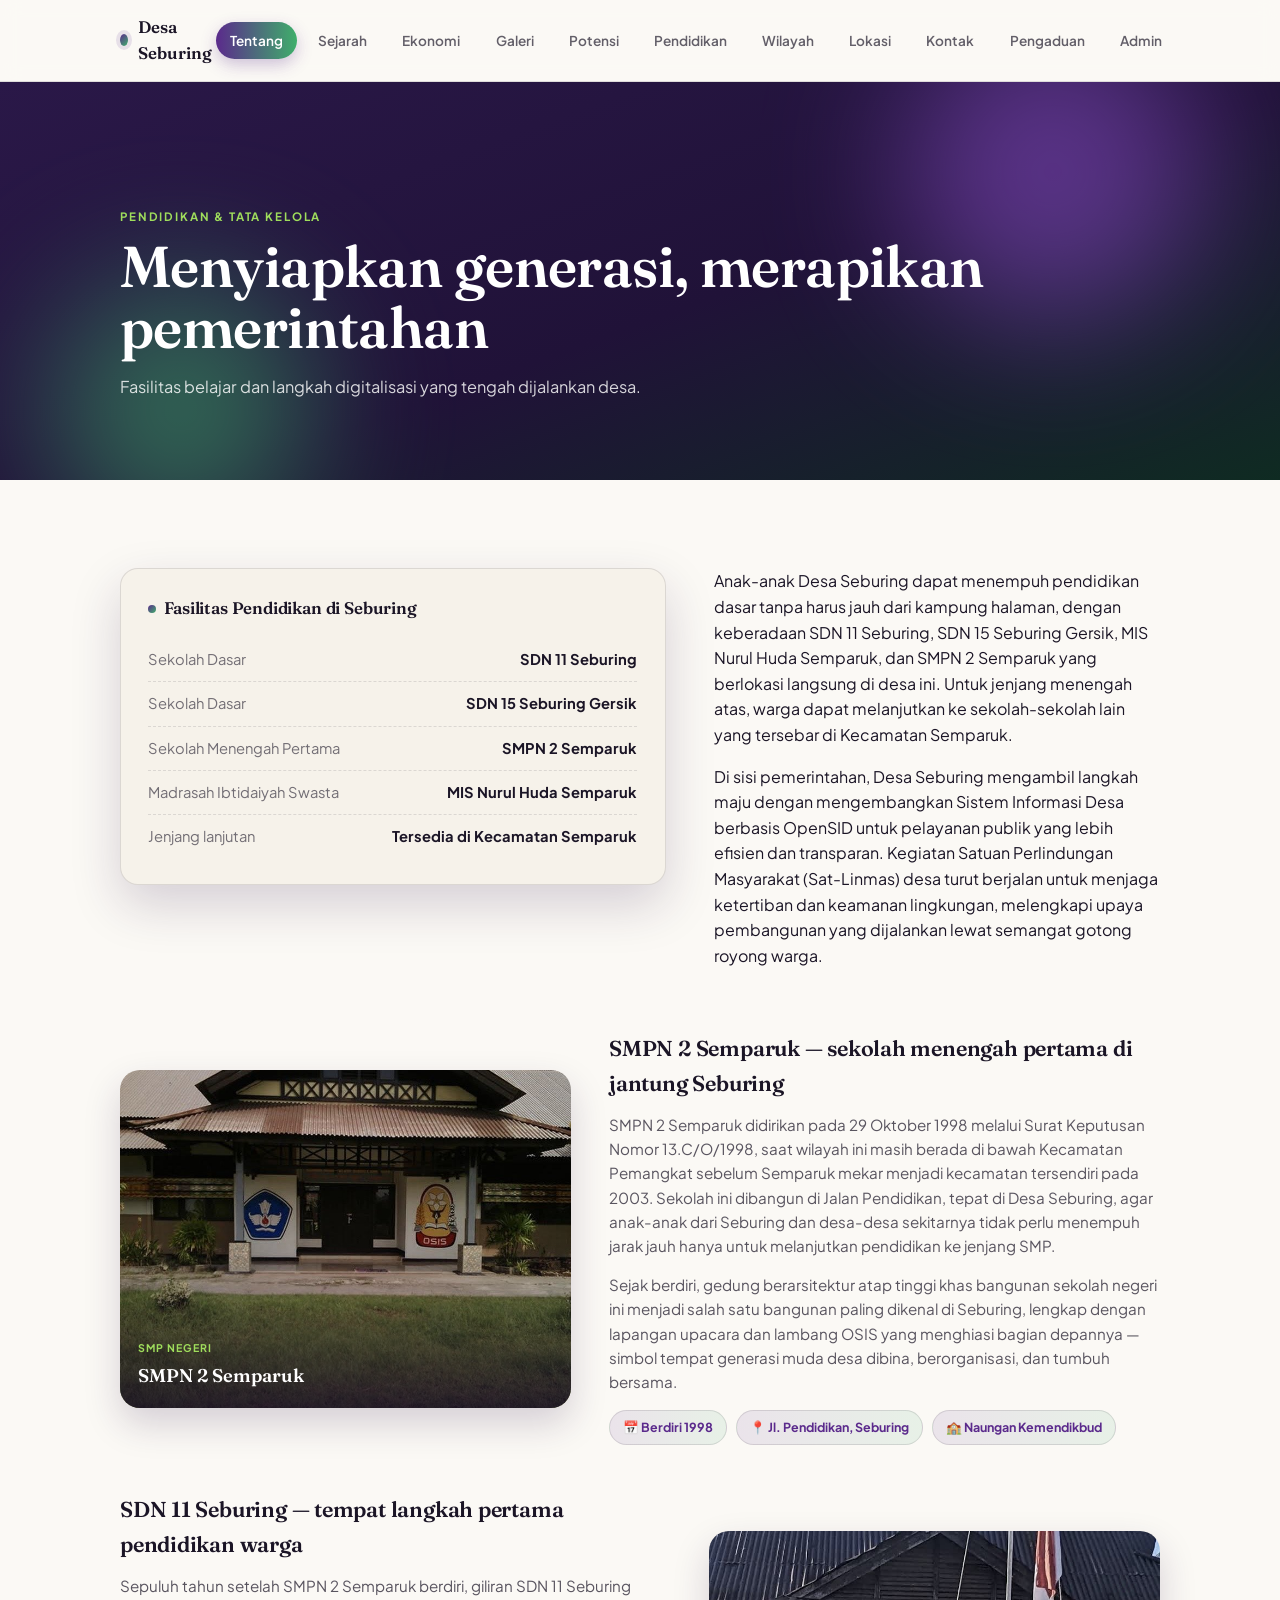
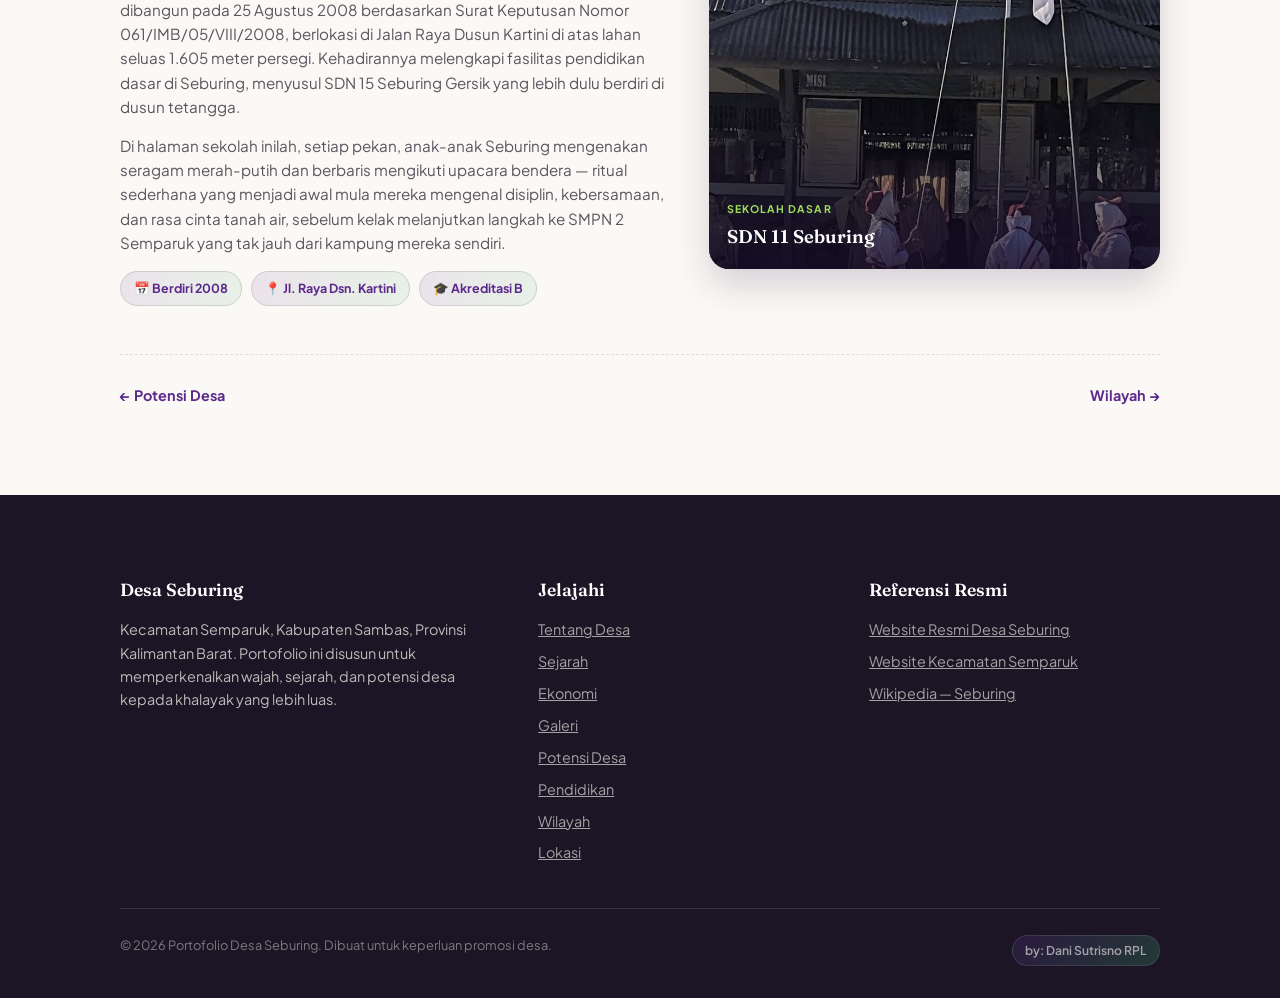
<file: pendidikan.html>
<!DOCTYPE html>
<html lang="id">
<head>
<meta charset="UTF-8">
<meta name="viewport" content="width=device-width, initial-scale=1.0">
<title>Pendidikan & Tata Kelola — Desa Seburing</title>
<meta name="description" content="Fasilitas pendidikan dan langkah digitalisasi tata kelola Desa Seburing.">
<link rel="preconnect" href="https://fonts.googleapis.com">
<link rel="preconnect" href="https://fonts.gstatic.com" crossorigin>
<link href="https://fonts.googleapis.com/css2?family=Fraunces:ital,opsz,wght@0,9..144,300;0,9..144,500;0,9..144,600;0,9..144,700;1,9..144,500&family=Plus+Jakarta+Sans:wght@300;400;500;600;700;800&display=swap" rel="stylesheet">
<style>
  :root{
    --deep-purple:#2A1848;
    --royal-purple:#5B2A8C;
    --orchid:#8A4FC9;
    --teal-green:#157A5C;
    --leaf-green:#3FAE6B;
    --lime:#9FDD5C;
    --cream:#F6F2EA;
    --ink:#1B1526;
    --paper:#FBF9F5;
    --line: rgba(27,21,38,0.12);
    --shadow: 0 20px 50px rgba(42,24,72,0.18);
  }
  *{box-sizing:border-box;}
  html{scroll-behavior:smooth;}
  body{
    margin:0;
    font-family:'Plus Jakarta Sans', sans-serif;
    color:var(--ink);
    background:var(--paper);
    line-height:1.6;
    -webkit-font-smoothing:antialiased;
  }
  h1,h2,h3,.display{
    font-family:'Fraunces', serif;
    font-weight:600;
    letter-spacing:-0.01em;
    margin:0;
  }
  a{color:inherit;}
  img{max-width:100%;display:block;}
  .eyebrow{
    text-transform:uppercase;
    letter-spacing:0.16em;
    font-size:0.72rem;
    font-weight:700;
    color:var(--teal-green);
  }
  .wrap{
    max-width:1120px;
    margin:0 auto;
    padding:0 clamp(1.2rem, 4vw, 2.5rem);
  }

  /* ---------- NAV ---------- */
  nav{
    position:sticky; top:0; z-index:50;
    background:rgba(251,249,245,0.85);
    backdrop-filter:blur(10px);
    border-bottom:1px solid var(--line);
  }
  nav .wrap{
    display:flex; align-items:center; justify-content:space-between;
    padding-top:0.85rem; padding-bottom:0.85rem;
  }
  .brand{
    display:flex; align-items:center; gap:0.6rem;
    font-family:'Fraunces', serif; font-weight:600; font-size:1.05rem;
  }
  .brand .dot{
    width:12px;height:12px;border-radius:50%;
    background:linear-gradient(135deg, var(--royal-purple), var(--leaf-green));
    box-shadow:0 0 0 4px rgba(91,42,140,0.12);
  }
  nav ul{
    list-style:none; display:flex; gap:0.4rem; margin:0; padding:0;
    font-size:0.85rem; font-weight:600;
  }
  nav ul a{
    text-decoration:none; opacity:0.68; transition:all .2s;
    padding:0.5rem 0.9rem; border-radius:999px; display:block;
  }
  nav ul a:hover{opacity:1; background:rgba(91,42,140,0.08);}
  nav ul a.active{
    opacity:1; color:#fff;
    background:linear-gradient(90deg, var(--royal-purple), var(--leaf-green));
    box-shadow:0 6px 16px rgba(91,42,140,0.28);
  }
  .nav-toggle{display:none;}
  @media (max-width:760px){
    nav ul{
      position:fixed; inset:56px 0 auto 0; flex-direction:column; gap:0.3rem;
      background:var(--paper); border-bottom:1px solid var(--line);
      max-height:0; overflow:hidden; transition:max-height .3s ease;
      padding:0 0.8rem;
    }
    nav ul.open{max-height:460px; padding:0.6rem 0.8rem 1rem;}
    nav ul a{padding:0.85rem 1rem;}
    .nav-toggle{
      display:block; background:none; border:none; cursor:pointer;
      font-size:1.4rem; color:var(--royal-purple);
    }
  }

  /* ---------- HERO ---------- */
  .hero{
    position:relative;
    min-height:92vh;
    display:flex; align-items:flex-end;
    overflow:hidden;
    isolation:isolate;
  }
  .hero-img{
    position:absolute; inset:0; width:100%; height:100%;
    object-fit:cover; z-index:-2;
    filter:saturate(1.05);
  }
  .hero::before{
    content:"";
    position:absolute; inset:0; z-index:-1;
    background:
      linear-gradient(180deg, rgba(42,24,72,0.35) 0%, rgba(42,24,72,0.25) 35%, rgba(20,12,36,0.92) 100%),
      linear-gradient(115deg, rgba(91,42,140,0.55) 0%, rgba(21,122,92,0.05) 55%, rgba(63,174,107,0.45) 100%);
  }
  .hero-content{
    position:relative;
    padding:3.2rem clamp(1.2rem,4vw,2.5rem) 3.6rem;
    max-width:1120px; margin:0 auto; width:100%;
    color:#fff;
  }
  .hero-badge{
    display:inline-flex; align-items:center; gap:0.5rem;
    background:rgba(255,255,255,0.12);
    border:1px solid rgba(255,255,255,0.35);
    padding:0.4rem 0.9rem; border-radius:999px;
    font-size:0.74rem; letter-spacing:0.1em; text-transform:uppercase;
    font-weight:700; margin-bottom:1.4rem; backdrop-filter:blur(6px);
  }
  .hero h1{
    font-size:clamp(2.6rem, 7vw, 5.2rem);
    line-height:0.98;
    font-weight:600;
    color:#fff;
  }
  .hero h1 em{
    font-style:italic; font-weight:500;
    background:linear-gradient(90deg,#C9A2F3,#9FDD5C);
    -webkit-background-clip:text; background-clip:text; color:transparent;
  }
  .hero p.lede{
    max-width:34rem; margin-top:1.1rem;
    font-size:1.05rem; color:rgba(255,255,255,0.86); font-weight:400;
  }
  .hero-stats{
    display:flex; flex-wrap:wrap; gap:1.6rem clamp(1.6rem,4vw,3rem);
    margin-top:2.4rem;
    padding-top:1.8rem;
    border-top:1px solid rgba(255,255,255,0.22);
  }
  .hero-stats div .num{
    font-family:'Fraunces',serif; font-size:1.9rem; font-weight:600;
    background:linear-gradient(90deg,#D9BCF7,#B7E88C);
    -webkit-background-clip:text; background-clip:text; color:transparent;
  }
  .hero-stats div .lbl{font-size:0.76rem; color:rgba(255,255,255,0.7); text-transform:uppercase; letter-spacing:0.08em;}

  /* ---------- RIVER DIVIDER (signature element) ---------- */
  .river-divider{
    display:block; width:100%; height:auto; margin:0; line-height:0;
  }

  /* ---------- SECTION GENERIC ---------- */
  section{padding:5.5rem 0; scroll-margin-top:76px;}
  .section-head{max-width:38rem; margin-bottom:3rem;}
  .section-head h2{font-size:clamp(1.9rem,3.6vw,2.6rem); margin-top:0.5rem;}
  .section-head p{color:rgba(27,21,38,0.68); margin-top:0.9rem;}

  .bg-dark{
    position:relative; overflow:hidden;
    background:linear-gradient(160deg, var(--deep-purple) 0%, #201238 55%, #0F2B22 100%);
    color:#EFE9F7;
  }
  .bg-dark .eyebrow{color:var(--lime);}
  .bg-dark .section-head p{color:rgba(239,233,247,0.72);}
  .bg-dark h2{color:#fff;}

  /* ---------- ABOUT / SEJARAH LAYOUT ---------- */
  .about-grid{
    display:grid; grid-template-columns:1.1fr 0.9fr; gap:3rem; align-items:start;
  }
  @media(max-width:800px){.about-grid{grid-template-columns:1fr;}}
  .about-grid p{margin:0 0 1rem;}
  .fact-card{
    background:var(--cream);
    border:1px solid var(--line);
    border-radius:18px;
    padding:1.6rem 1.7rem;
    box-shadow:var(--shadow);
  }
  .fact-card h3{font-size:1.05rem; margin-bottom:1rem; display:flex; align-items:center; gap:0.5rem;}
  .fact-card h3::before{
    content:""; width:8px; height:8px; border-radius:50%;
    background:linear-gradient(135deg,var(--royal-purple),var(--leaf-green));
  }
  .fact-list{list-style:none; margin:0; padding:0; font-size:0.92rem;}
  .fact-list li{
    display:flex; justify-content:space-between; gap:1rem;
    padding:0.62rem 0; border-top:1px dashed var(--line);
  }
  .fact-list li:first-child{border-top:none;}
  .fact-list .k{color:rgba(27,21,38,0.6);}
  .fact-list .v{font-weight:700; text-align:right;}

  /* ---------- TIMELINE ---------- */
  .timeline{position:relative; margin-top:1rem; padding-left:1.6rem;}
  .timeline::before{
    content:""; position:absolute; left:5px; top:6px; bottom:6px; width:2px;
    background:linear-gradient(180deg,var(--royal-purple),var(--leaf-green));
  }
  .t-item{position:relative; padding-bottom:1.7rem;}
  .t-item:last-child{padding-bottom:0;}
  .t-item::before{
    content:""; position:absolute; left:-1.6rem; top:0.35rem;
    width:12px; height:12px; border-radius:50%;
    background:var(--paper); border:3px solid var(--royal-purple);
  }
  .t-item .yr{font-family:'Fraunces',serif; font-weight:600; color:var(--royal-purple); font-size:1.05rem;}
  .t-item p{margin:0.3rem 0 0; color:rgba(27,21,38,0.72); font-size:0.94rem;}

  /* ---------- GALLERY ---------- */
  .gallery-grid{
    display:grid; grid-template-columns:repeat(3,1fr); gap:1.3rem;
  }
  @media(max-width:900px){.gallery-grid{grid-template-columns:repeat(2,1fr);}}
  @media(max-width:560px){.gallery-grid{grid-template-columns:1fr;}}
  .g-card{
    position:relative; border-radius:20px; overflow:hidden;
    aspect-ratio:4/5; cursor:pointer;
    box-shadow:0 14px 34px rgba(15,20,15,0.35);
  }
  .g-card img{
    width:100%; height:100%; object-fit:cover;
    transition:transform .6s cubic-bezier(.2,.8,.2,1), filter .4s;
  }
  .g-card:hover img{transform:scale(1.08);}
  .g-card .g-overlay{
    position:absolute; inset:0;
    background:linear-gradient(180deg, rgba(20,10,36,0) 40%, rgba(20,10,36,0.88) 100%);
    display:flex; align-items:flex-end; padding:1.1rem;
  }
  .g-card .g-tag{
    font-size:0.66rem; text-transform:uppercase; letter-spacing:0.1em;
    color:var(--lime); font-weight:700; display:block; margin-bottom:0.25rem;
  }
  .g-card .g-title{color:#fff; font-family:'Fraunces',serif; font-size:1.15rem; font-weight:600;}
  .g-card.tall{grid-row:span 2; aspect-ratio:auto;}

  /* ---------- POTENSI ---------- */
  .potensi-grid{
    display:grid; grid-template-columns:repeat(2,1fr); gap:1.4rem;
  }
  @media(max-width:760px){.potensi-grid{grid-template-columns:1fr;}}
  .p-card{
    padding:1.8rem; border-radius:18px;
    background:rgba(255,255,255,0.04);
    border:1px solid rgba(239,233,247,0.14);
    transition:transform .3s, border-color .3s;
  }
  .p-card:hover{transform:translateY(-4px); border-color:rgba(159,221,92,0.5);}
  .p-card .p-icon{
    width:44px; height:44px; border-radius:12px; margin-bottom:1rem;
    display:flex; align-items:center; justify-content:center;
    background:linear-gradient(135deg, var(--royal-purple), var(--leaf-green));
    font-size:1.3rem;
  }
  .p-card h3{color:#fff; font-size:1.15rem; margin-bottom:0.5rem;}
  .p-card p{color:rgba(239,233,247,0.7); font-size:0.92rem; margin:0;}

  /* ---------- DUSUN STRIP ---------- */
  .dusun-strip{
    display:grid; grid-template-columns:repeat(3,1fr); gap:1.2rem; margin-top:1rem;
  }
  @media(max-width:700px){.dusun-strip{grid-template-columns:1fr;}}
  .dusun-card{
    border-radius:16px; padding:1.4rem;
    background:linear-gradient(155deg, rgba(91,42,140,0.08), rgba(63,174,107,0.08));
    border:1px solid var(--line);
  }
  .dusun-card .n{font-family:'Fraunces',serif; font-weight:600; font-size:1.2rem; color:var(--royal-purple);}

  /* ---------- SCHOOL PROFILE (image + story) ---------- */
  .school-profile{
    display:grid; grid-template-columns:0.9fr 1.1fr; gap:2.4rem; align-items:center;
    margin-top:3rem;
  }
  .school-profile.reverse{grid-template-columns:1.1fr 0.9fr;}
  .school-profile.reverse .school-photo{order:2;}
  @media(max-width:800px){
    .school-profile, .school-profile.reverse{grid-template-columns:1fr;}
    .school-profile.reverse .school-photo{order:0;}
  }
  .school-photo{
    position:relative; border-radius:20px; overflow:hidden;
    aspect-ratio:4/3; box-shadow:0 16px 36px rgba(42,24,72,0.18);
  }
  .school-photo img{width:100%; height:100%; object-fit:cover; transition:transform .6s cubic-bezier(.2,.8,.2,1);}
  .school-photo:hover img{transform:scale(1.06);}
  .school-photo .s-overlay{
    position:absolute; inset:0;
    background:linear-gradient(180deg, rgba(20,10,36,0) 50%, rgba(20,10,36,0.82) 100%);
    display:flex; align-items:flex-end; padding:1.1rem;
  }
  .school-photo .s-tag{
    font-size:0.66rem; text-transform:uppercase; letter-spacing:0.1em;
    color:var(--lime); font-weight:700; display:block; margin-bottom:0.25rem;
  }
  .school-photo .s-title{color:#fff; font-family:'Fraunces',serif; font-size:1.15rem; font-weight:600;}
  .school-text h3{font-size:1.35rem; margin-bottom:0.7rem;}
  .school-text p{font-size:0.95rem; color:rgba(27,21,38,0.72); margin:0 0 0.9rem;}
  .school-meta{
    display:flex; flex-wrap:wrap; gap:0.6rem; margin-top:1rem;
  }
  .school-meta span{
    font-size:0.78rem; font-weight:700; padding:0.4rem 0.8rem; border-radius:999px;
    background:linear-gradient(90deg, rgba(91,42,140,0.1), rgba(63,174,107,0.1));
    border:1px solid var(--line); color:var(--royal-purple);
  }

  /* ---------- CTA / FOOTER ---------- */
  footer{
    background:var(--ink); color:rgba(246,242,234,0.75);
    padding:3.6rem 0 2rem;
  }
  .footer-grid{
    display:grid; grid-template-columns:1.3fr 1fr 1fr; gap:2.5rem;
    padding-bottom:2.2rem; border-bottom:1px solid rgba(246,242,234,0.12);
  }
  @media(max-width:760px){.footer-grid{grid-template-columns:1fr; gap:1.8rem;}}
  footer h4{color:#fff; font-family:'Fraunces',serif; font-weight:600; font-size:1.1rem; margin-bottom:0.9rem;}
  footer ul{list-style:none; margin:0; padding:0; font-size:0.9rem;}
  footer li{margin-bottom:0.55rem; opacity:0.85;}
  .foot-bottom{
    display:flex; justify-content:space-between; flex-wrap:wrap; gap:0.8rem;
    padding-top:1.6rem; font-size:0.8rem; opacity:0.6;
  }
  .badge-credit{
    display:inline-flex; align-items:center; gap:0.4rem;
    padding:0.3rem 0.75rem; border-radius:999px;
    background:linear-gradient(135deg, rgba(91,42,140,0.4), rgba(63,174,107,0.4));
    border:1px solid rgba(246,242,234,0.2);
    font-weight:600; font-size:0.76rem; color:#fff;
  }

  .reveal{opacity:0; transform:translateY(22px); transition:opacity .7s ease, transform .7s ease;}
  .reveal.show{opacity:1; transform:none;}

  /* ---------- AMBIENT BLOBS (hero + dark section texture) ---------- */
  .blob{
    position:absolute; border-radius:50%; filter:blur(70px);
    opacity:0.55; pointer-events:none; z-index:-1;
    animation:drift 14s ease-in-out infinite alternate;
  }
  @keyframes drift{
    0%{ transform:translate(0,0) scale(1); }
    100%{ transform:translate(30px,-24px) scale(1.12); }
  }
  .scroll-cue{
    position:absolute; right:clamp(1.2rem,4vw,2.5rem); bottom:1.6rem;
    display:flex; flex-direction:column; align-items:center; gap:0.5rem;
    color:rgba(255,255,255,0.75); font-size:0.68rem; letter-spacing:0.14em; text-transform:uppercase;
    writing-mode:vertical-rl;
  }
  .scroll-cue .line{
    width:1px; height:46px;
    background:linear-gradient(180deg, rgba(255,255,255,0.85), transparent);
    writing-mode:horizontal-tb;
    animation:cue 2.2s ease-in-out infinite;
  }
  @keyframes cue{
    0%,100%{transform:scaleY(1); opacity:0.7;}
    50%{transform:scaleY(0.55); opacity:1;}
  }

  /* ---------- LOKASI / PETA ---------- */
  .map-shell{
    display:grid; grid-template-columns:0.95fr 1.05fr; gap:0; border-radius:22px;
    overflow:hidden; box-shadow:var(--shadow); border:1px solid var(--line);
  }
  @media(max-width:820px){.map-shell{grid-template-columns:1fr;}}
  .map-info{
    background:linear-gradient(165deg, var(--deep-purple), #17301F);
    color:#fff; padding:2.4rem clamp(1.4rem,4vw,2.4rem);
    display:flex; flex-direction:column; justify-content:center; gap:1.4rem;
  }
  .map-info .pin{
    width:46px; height:46px; border-radius:50%;
    background:linear-gradient(135deg,var(--orchid),var(--leaf-green));
    display:flex; align-items:center; justify-content:center; font-size:1.3rem;
  }
  .map-info h3{color:#fff; font-size:1.5rem;}
  .map-info p{color:rgba(255,255,255,0.72); font-size:0.94rem; margin:0;}
  .coord-chip{
    display:inline-flex; gap:0.5rem; align-items:center;
    font-family:'Fraunces',serif; font-size:0.95rem; font-weight:600;
    background:rgba(255,255,255,0.08); border:1px solid rgba(255,255,255,0.18);
    padding:0.55rem 0.9rem; border-radius:12px; width:fit-content;
  }
  .btn-maps{
    display:inline-flex; align-items:center; gap:0.55rem;
    background:linear-gradient(90deg,var(--orchid),var(--leaf-green));
    color:#fff; text-decoration:none; font-weight:700; font-size:0.92rem;
    padding:0.85rem 1.3rem; border-radius:999px; width:fit-content;
    box-shadow:0 10px 26px rgba(63,174,107,0.35);
    transition:transform .25s, box-shadow .25s;
  }
  .btn-maps:hover{transform:translateY(-2px); box-shadow:0 14px 32px rgba(63,174,107,0.45);}
  .map-frame{position:relative; min-height:340px;}
  .map-frame iframe{
    width:100%; height:100%; min-height:340px; border:0; display:block; filter:grayscale(0.1) contrast(1.05);
  }

  @media (prefers-reduced-motion: reduce){
    html{scroll-behavior:auto;}
    .reveal{opacity:1; transform:none; transition:none;}
    .g-card img{transition:none;}
    .blob{animation:none;}
    .scroll-cue .line{animation:none;}
  }

  /* ---------- PAGE HERO (secondary pages banner) ---------- */
  .page-hero{
    position:relative;
    padding:7.5rem clamp(1.2rem,4vw,2.5rem) 4rem;
    overflow:hidden; isolation:isolate;
    background:
      linear-gradient(160deg, var(--deep-purple) 0%, #201238 55%, #0F2B22 100%);
    color:#fff;
  }
  .page-hero .wrap{max-width:1120px;}
  .page-hero .eyebrow{color:var(--lime);}
  .page-hero h1{
    font-size:clamp(2.2rem, 5.5vw, 3.6rem);
    line-height:1.05; color:#fff; margin-top:0.6rem;
  }
  .page-hero p.lede{
    max-width:38rem; margin-top:1rem; font-size:1.02rem;
    color:rgba(255,255,255,0.82); font-weight:400;
  }
  .page-hero .blob{position:absolute;}

  /* ---------- HOME LINK GRID (index page) ---------- */
  .explore-grid{
    display:grid; grid-template-columns:repeat(4,1fr); gap:1.2rem;
  }
  @media(max-width:900px){.explore-grid{grid-template-columns:repeat(2,1fr);}}
  @media(max-width:520px){.explore-grid{grid-template-columns:1fr;}}
  .explore-card{
    display:block; text-decoration:none; padding:1.7rem 1.5rem;
    border-radius:18px; background:var(--cream); border:1px solid var(--line);
    transition:transform .25s, box-shadow .25s, border-color .25s;
  }
  .explore-card:hover{
    transform:translateY(-4px); box-shadow:var(--shadow);
    border-color:rgba(91,42,140,0.3);
  }
  .explore-card .e-icon{
    width:42px; height:42px; border-radius:12px; margin-bottom:0.9rem;
    display:flex; align-items:center; justify-content:center;
    background:linear-gradient(135deg, var(--royal-purple), var(--leaf-green));
    font-size:1.2rem;
  }
  .explore-card h3{font-size:1.05rem; margin-bottom:0.4rem;}
  .explore-card p{font-size:0.86rem; color:rgba(27,21,38,0.62); margin:0;}

  /* ---------- PAGE FOOTER NAV (prev/next) ---------- */
  .page-nav{
    display:flex; justify-content:space-between; flex-wrap:wrap; gap:1rem;
    margin-top:3rem; padding-top:1.8rem; border-top:1px dashed var(--line);
  }
  .page-nav a{
    text-decoration:none; font-weight:700; font-size:0.9rem;
    color:var(--royal-purple); display:inline-flex; align-items:center; gap:0.4rem;
  }
  .page-nav a:hover{color:var(--teal-green);}
</style>
</head>
<body>

<nav>
  <div class="wrap">
    <a href="index.html" class="brand" style="text-decoration:none;">
      <span class="dot"></span>Desa Seburing
    </a>

    <button
      class="nav-toggle"
      aria-label="Buka menu"
      onclick="document.getElementById('navlinks').classList.toggle('open')">
      ☰
    </button>

    <ul id="navlinks">
      <li><a href="tentang.html" class="active">Tentang</a></li>
      <li><a href="sejarah.html">Sejarah</a></li>
      <li><a href="ekonomi.html">Ekonomi</a></li>
      <li><a href="galeri.html">Galeri</a></li>
      <li><a href="potensi_desa.html">Potensi</a></li>
      <li><a href="pendidikan.html">Pendidikan</a></li>
      <li><a href="wilayah.html">Wilayah</a></li>
      <li><a href="lokasi.html">Lokasi</a></li>
      <li><a href="kontak.html">Kontak</a></li>
      <li><a href="pengaduan.html">Pengaduan</a></li>
      <li><a href="admin-login.html">Admin</a></li>
    </ul>
  </div>
</nav>

<header class="page-hero">
  <div class="blob" style="width:300px;height:300px; top:-60px; right:6%; background:var(--orchid);"></div>
  <div class="blob" style="width:260px;height:260px; bottom:-60px; left:4%; background:var(--leaf-green); animation-delay:4s;"></div>
  <div class="wrap">
    <span class="eyebrow">Pendidikan & Tata Kelola</span>
    <h1>Menyiapkan generasi, merapikan pemerintahan</h1>
    <p class="lede">Fasilitas belajar dan langkah digitalisasi yang tengah dijalankan desa.</p>
  </div>
</header>

<main>
<section id="pendidikan">
  <div class="wrap">
    <div class="about-grid">
      <div class="fact-card reveal">
        <h3>Fasilitas Pendidikan di Seburing</h3>
        <ul class="fact-list">
          <li><span class="k">Sekolah Dasar</span><span class="v">SDN 11 Seburing</span></li>
          <li><span class="k">Sekolah Dasar</span><span class="v">SDN 15 Seburing Gersik</span></li>
          <li><span class="k">Sekolah Menengah Pertama</span><span class="v">SMPN 2 Semparuk</span></li>
          <li><span class="k">Madrasah Ibtidaiyah Swasta</span><span class="v">MIS Nurul Huda Semparuk</span></li>
          <li><span class="k">Jenjang lanjutan</span><span class="v">Tersedia di Kecamatan Semparuk</span></li>
        </ul>
      </div>
      <div class="reveal">
        <p>Anak-anak Desa Seburing dapat menempuh pendidikan dasar tanpa harus jauh dari kampung halaman, dengan keberadaan SDN 11 Seburing, SDN 15 Seburing Gersik, MIS Nurul Huda Semparuk, dan SMPN 2 Semparuk yang berlokasi langsung di desa ini. Untuk jenjang menengah atas, warga dapat melanjutkan ke sekolah-sekolah lain yang tersebar di Kecamatan Semparuk.</p>
        <p>Di sisi pemerintahan, Desa Seburing mengambil langkah maju dengan mengembangkan Sistem Informasi Desa berbasis OpenSID untuk pelayanan publik yang lebih efisien dan transparan. Kegiatan Satuan Perlindungan Masyarakat (Sat-Linmas) desa turut berjalan untuk menjaga ketertiban dan keamanan lingkungan, melengkapi upaya pembangunan yang dijalankan lewat semangat gotong royong warga.</p>
      </div>
    </div>
    <div class="school-profile reveal">
      <div class="school-photo">
        <img src="smpn2-semparuk.jpg" alt="Gedung SMPN 2 Semparuk di Desa Seburing">
        <div class="s-overlay"><div><span class="s-tag">SMP Negeri</span><span class="s-title">SMPN 2 Semparuk</span></div></div>
      </div>
      <div class="school-text">
        <h3>SMPN 2 Semparuk — sekolah menengah pertama di jantung Seburing</h3>
        <p>SMPN 2 Semparuk didirikan pada 29 Oktober 1998 melalui Surat Keputusan Nomor 13.C/O/1998, saat wilayah ini masih berada di bawah Kecamatan Pemangkat sebelum Semparuk mekar menjadi kecamatan tersendiri pada 2003. Sekolah ini dibangun di Jalan Pendidikan, tepat di Desa Seburing, agar anak-anak dari Seburing dan desa-desa sekitarnya tidak perlu menempuh jarak jauh hanya untuk melanjutkan pendidikan ke jenjang SMP.</p>
        <p>Sejak berdiri, gedung berarsitektur atap tinggi khas bangunan sekolah negeri ini menjadi salah satu bangunan paling dikenal di Seburing, lengkap dengan lapangan upacara dan lambang OSIS yang menghiasi bagian depannya — simbol tempat generasi muda desa dibina, berorganisasi, dan tumbuh bersama.</p>
        <div class="school-meta">
          <span>📅 Berdiri 1998</span>
          <span>📍 Jl. Pendidikan, Seburing</span>
          <span>🏫 Naungan Kemendikbud</span>
        </div>
      </div>
    </div>

    <div class="school-profile reverse reveal">
      <div class="school-photo">
        <img src="sdn11-seburing.jpg" alt="Upacara bendera di SDN 11 Seburing">
        <div class="s-overlay"><div><span class="s-tag">Sekolah Dasar</span><span class="s-title">SDN 11 Seburing</span></div></div>
      </div>
      <div class="school-text">
        <h3>SDN 11 Seburing — tempat langkah pertama pendidikan warga</h3>
        <p>Sepuluh tahun setelah SMPN 2 Semparuk berdiri, giliran SDN 11 Seburing dibangun pada 25 Agustus 2008 berdasarkan Surat Keputusan Nomor 061/IMB/05/VIII/2008, berlokasi di Jalan Raya Dusun Kartini di atas lahan seluas 1.605 meter persegi. Kehadirannya melengkapi fasilitas pendidikan dasar di Seburing, menyusul SDN 15 Seburing Gersik yang lebih dulu berdiri di dusun tetangga.</p>
        <p>Di halaman sekolah inilah, setiap pekan, anak-anak Seburing mengenakan seragam merah-putih dan berbaris mengikuti upacara bendera — ritual sederhana yang menjadi awal mula mereka mengenal disiplin, kebersamaan, dan rasa cinta tanah air, sebelum kelak melanjutkan langkah ke SMPN 2 Semparuk yang tak jauh dari kampung mereka sendiri.</p>
        <div class="school-meta">
          <span>📅 Berdiri 2008</span>
          <span>📍 Jl. Raya Dsn. Kartini</span>
          <span>🎓 Akreditasi B</span>
        </div>
      </div>
    </div>

    <div class="page-nav reveal">
      <a href="potensi_desa.html">← Potensi Desa</a>
      <a href="wilayah.html">Wilayah →</a>
    </div>

  </div>
</section>
</main>

<footer id="footer-info">
  <div class="wrap">
    <div class="footer-grid">
      <div>
        <h4>Desa Seburing</h4>
        <p style="font-size:0.9rem; max-width:24rem;">Kecamatan Semparuk, Kabupaten Sambas, Provinsi Kalimantan Barat. Portofolio ini disusun untuk memperkenalkan wajah, sejarah, dan potensi desa kepada khalayak yang lebih luas.</p>
      </div>
      <div>
        <h4>Jelajahi</h4>
        <ul>
          <li><a href="tentang.html">Tentang Desa</a></li>
          <li><a href="sejarah.html">Sejarah</a></li>
          <li><a href="ekonomi.html">Ekonomi</a></li>
          <li><a href="galeri.html">Galeri</a></li>
          <li><a href="potensi_desa.html">Potensi Desa</a></li>
          <li><a href="pendidikan.html">Pendidikan</a></li>
          <li><a href="wilayah.html">Wilayah</a></li>
          <li><a href="lokasi.html">Lokasi</a></li>
        </ul>
      </div>
      <div>
        <h4>Referensi Resmi</h4>
        <ul>
          <li><a href="https://seburing.semparuk.id/" target="_blank" rel="noopener">Website Resmi Desa Seburing</a></li>
          <li><a href="https://semparuk.id/" target="_blank" rel="noopener">Website Kecamatan Semparuk</a></li>
          <li><a href="https://id.wikipedia.org/wiki/Seburing,_Semparuk,_Sambas" target="_blank" rel="noopener">Wikipedia — Seburing</a></li>
        </ul>
      </div>
    </div>
    <div class="foot-bottom">
      <span>© 2026 Portofolio Desa Seburing. Dibuat untuk keperluan promosi desa.</span>
      <span class="badge-credit">by: Dani Sutrisno RPL</span>
    </div>
  </div>
</footer>

<script>
// Desa Seburing — shared script (multi-page version)

document.addEventListener('DOMContentLoaded', function () {
  // mobile menu toggle
  var toggleBtn = document.querySelector('.nav-toggle');
  var navlinks = document.getElementById('navlinks');
  if (toggleBtn && navlinks) {
    toggleBtn.addEventListener('click', function () {
      navlinks.classList.toggle('open');
    });
    navlinks.querySelectorAll('a').forEach(function (a) {
      a.addEventListener('click', function () { navlinks.classList.remove('open'); });
    });
  }

  // subtle parallax on hero/page-hero blobs, respects reduced motion
  var prefersReduced = window.matchMedia('(prefers-reduced-motion: reduce)').matches;
  if (!prefersReduced) {
    document.querySelectorAll('.hero, .page-hero, .bg-dark').forEach(function (heroEl) {
      var blobs = heroEl.querySelectorAll('.blob');
      if (!blobs.length) return;
      heroEl.addEventListener('mousemove', function (e) {
        var rect = heroEl.getBoundingClientRect();
        var x = ((e.clientX - rect.left) / rect.width - 0.5) * 20;
        var y = ((e.clientY - rect.top) / rect.height - 0.5) * 20;
        blobs.forEach(function (b, i) {
          b.style.transform = 'translate(' + x * (i + 1) + 'px, ' + y * (i + 1) + 'px)';
        });
      });
    });
  }

  // reveal on scroll
  var items = document.querySelectorAll('.reveal');
  if (items.length) {
    var io = new IntersectionObserver(function (entries) {
      entries.forEach(function (e) {
        if (e.isIntersecting) { e.target.classList.add('show'); io.unobserve(e.target); }
      });
    }, { threshold: 0.15 });
    items.forEach(function (i) { io.observe(i); });
  }

  // === Form Kontak -> Google Sheets (lewat Google Apps Script) ===
  // Ganti URL di bawah ini dengan URL Web App hasil Deploy Apps Script kamu
  var SCRIPT_URL = "https://script.google.com/macros/s/XXXXXXXXXXXX/exec";

  var formKontak = document.getElementById('formKontak');
  if (formKontak) {
    formKontak.addEventListener('submit', function (e) {
      e.preventDefault();

      var namaEl = document.getElementById('nama');
      var emailEl = document.getElementById('email');
      var pesanEl = document.getElementById('pesan');
      var status = document.getElementById('statusKirim');
      var submitBtn = formKontak.querySelector('button[type="submit"]');

      var data = {
        nama: namaEl ? namaEl.value : '',
        email: emailEl ? emailEl.value : '',
        pesan: pesanEl ? pesanEl.value : ''
      };

      if (status) status.textContent = 'Mengirim...';
      if (submitBtn) submitBtn.disabled = true;

      fetch(SCRIPT_URL, {
        method: 'POST',
        headers: { 'Content-Type': 'text/plain;charset=utf-8' },
        body: JSON.stringify(data)
      })
        .then(function (res) { return res.json(); })
        .then(function (res) {
          if (res.result === 'success') {
            if (status) status.textContent = 'Pesan terkirim, terima kasih!';
            formKontak.reset();
          } else {
            if (status) status.textContent = 'Gagal mengirim pesan. Coba lagi.';
          }
        })
        .catch(function () {
          if (status) status.textContent = 'Terjadi kesalahan jaringan.';
        })
        .finally(function () {
          if (submitBtn) submitBtn.disabled = false;
        });
    });
  }
});
</script>
</body>
</html>
</file>
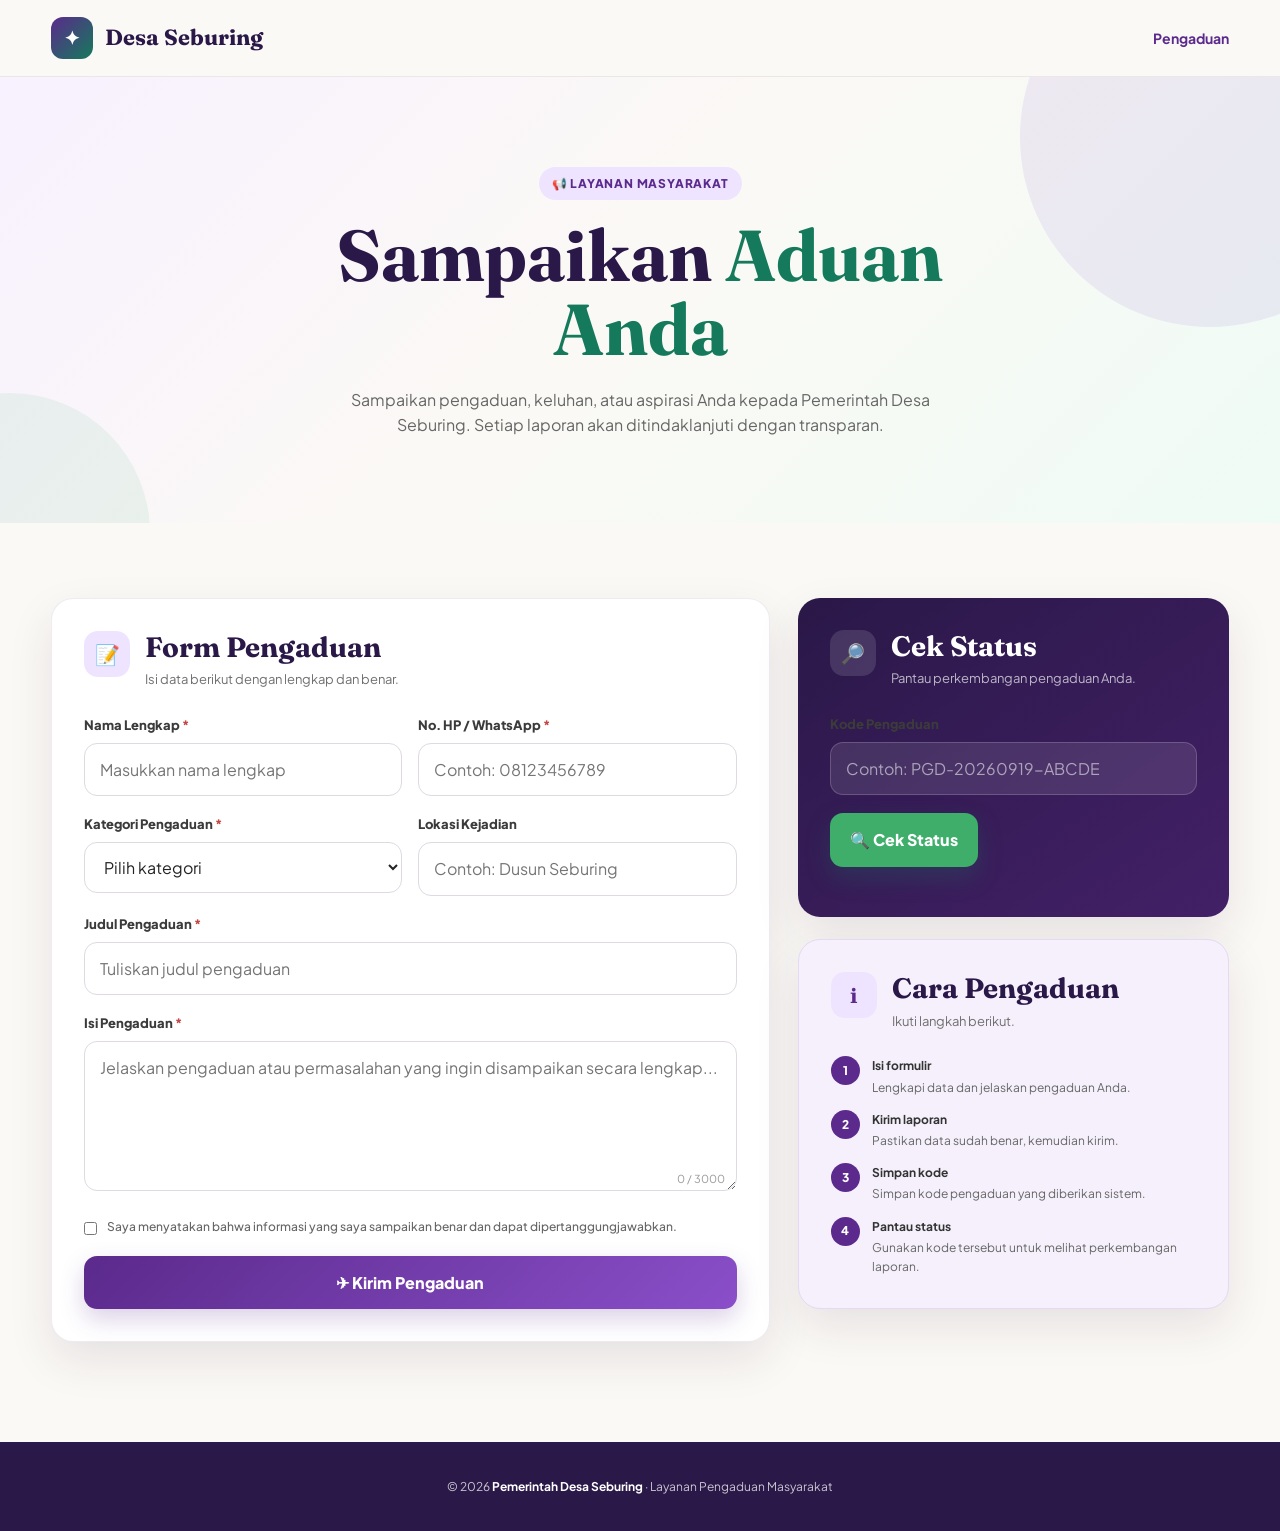
<file: pengaduan.html>
<!DOCTYPE html>
<html lang="id">
<head>
  <meta charset="UTF-8">
  <meta name="viewport" content="width=device-width, initial-scale=1.0">

  <title>Pengaduan Masyarakat - Desa Seburing</title>

  <link rel="preconnect" href="https://fonts.googleapis.com">
  <link rel="preconnect" href="https://fonts.gstatic.com" crossorigin>
  <link href="https://fonts.googleapis.com/css2?family=Fraunces:opsz,wght@9..144,600;9..144,700&family=Plus+Jakarta+Sans:wght@400;500;600;700;800&display=swap" rel="stylesheet">

  <style>

    * {
      box-sizing: border-box;
      margin: 0;
      padding: 0;
    }

    html {
      scroll-behavior: smooth;
    }

    body {
      font-family: "Plus Jakarta Sans", sans-serif;
      color: #242424;
      background: #fbf9f5;
      line-height: 1.6;
    }

    button,
    input,
    textarea,
    select {
      font: inherit;
    }

    button {
      cursor: pointer;
    }

    a {
      color: inherit;
      text-decoration: none;
    }

    :root {
      --purple-dark: #2a1848;
      --purple: #5b2a8c;
      --purple-light: #8a4fc9;

      --green-dark: #157a5c;
      --green: #3fae6b;
      --green-light: #9fdd5c;

      --cream: #fbf9f5;
      --cream-dark: #f3eee7;

      --text: #242424;
      --muted: #707070;

      --white: #ffffff;

      --red: #c74747;

      --shadow:
        0 18px 45px rgba(42, 24, 72, 0.10);

      --radius: 22px;
    }

    /* =====================================================
       NAVBAR
    ===================================================== */

    .navbar {
      position: sticky;
      top: 0;
      z-index: 1000;

      background:
        rgba(251, 249, 245, 0.94);

      backdrop-filter: blur(15px);

      border-bottom:
        1px solid rgba(42, 24, 72, 0.08);
    }

    .nav-container {
      width: min(1180px, 92%);
      margin: auto;

      height: 76px;

      display: flex;
      align-items: center;
      justify-content: space-between;
    }

    .brand {
      display: flex;
      align-items: center;
      gap: 12px;

      font-family: "Fraunces", serif;
      font-weight: 700;
      font-size: 22px;
      color: var(--purple-dark);
    }

    .brand-icon {
      width: 42px;
      height: 42px;

      display: grid;
      place-items: center;

      border-radius: 12px;

      color: white;

      background:
        linear-gradient(
          135deg,
          var(--purple),
          var(--green-dark)
        );

      font-size: 19px;
    }

    .nav-links {
      display: flex;
      align-items: center;
      gap: 28px;
    }

    .nav-links a {
      font-size: 14px;
      font-weight: 700;
      color: #484848;

      transition: 0.25s;
    }

    .nav-links a:hover,
    .nav-links a.active {
      color: var(--purple);
    }

    .nav-toggle {
      display: none;

      border: 0;
      background: transparent;

      font-size: 26px;
      color: var(--purple-dark);
    }

    /* =====================================================
       HERO
    ===================================================== */

    .hero {
      position: relative;
      overflow: hidden;

      padding:
        90px 0 85px;

      background:
        linear-gradient(
          135deg,
          #f8f1ff 0%,
          #fbf9f5 48%,
          #effbf5 100%
        );
    }

    .hero::before {
      content: "";

      position: absolute;

      width: 380px;
      height: 380px;

      border-radius: 50%;

      background:
        rgba(138, 79, 201, 0.10);

      right: -120px;
      top: -130px;
    }

    .hero::after {
      content: "";

      position: absolute;

      width: 280px;
      height: 280px;

      border-radius: 50%;

      background:
        rgba(63, 174, 107, 0.09);

      left: -130px;
      bottom: -150px;
    }

    .container {
      width: min(1180px, 92%);
      margin: auto;

      position: relative;
      z-index: 2;
    }

    .hero-content {
      max-width: 760px;
      margin: auto;

      text-align: center;
    }

    .eyebrow {
      display: inline-flex;
      align-items: center;
      gap: 7px;

      padding:
        7px 13px;

      border-radius: 999px;

      background: #efe4ff;
      color: var(--purple);

      font-size: 12px;
      font-weight: 800;

      text-transform: uppercase;
      letter-spacing: 0.8px;
    }

    .hero h1 {
      margin-top: 18px;

      font-family: "Fraunces", serif;

      font-size:
        clamp(42px, 6vw, 72px);

      line-height: 1.03;

      color: var(--purple-dark);
    }

    .hero h1 span {
      color: var(--green-dark);
    }

    .hero p {
      max-width: 650px;

      margin: 20px auto 0;

      color: #666;

      font-size: 16px;
    }

    /* =====================================================
       MAIN
    ===================================================== */

    .main {
      padding: 75px 0 100px;
    }

    .layout {
      display: grid;

      grid-template-columns:
        minmax(0, 1.25fr)
        minmax(320px, 0.75fr);

      gap: 28px;

      align-items: start;
    }

    /* =====================================================
       CARD
    ===================================================== */

    .card {
      background: var(--white);

      border:
        1px solid rgba(42, 24, 72, 0.08);

      border-radius: var(--radius);

      box-shadow: var(--shadow);

      padding: 32px;
    }

    .card-title {
      display: flex;
      align-items: flex-start;
      gap: 15px;

      margin-bottom: 25px;
    }

    .card-icon {
      width: 46px;
      height: 46px;

      flex-shrink: 0;

      display: grid;
      place-items: center;

      border-radius: 14px;

      background: #efe4ff;

      color: var(--purple);

      font-size: 20px;
    }

    .card-title h2 {
      font-family: "Fraunces", serif;

      font-size: 28px;

      color: var(--purple-dark);

      line-height: 1.2;
    }

    .card-title p {
      margin-top: 5px;

      font-size: 13px;

      color: var(--muted);
    }

    /* =====================================================
       FORM
    ===================================================== */

    .form-group {
      margin-bottom: 18px;
    }

    .form-row {
      display: grid;

      grid-template-columns:
        1fr 1fr;

      gap: 16px;
    }

    label {
      display: block;

      margin-bottom: 7px;

      font-size: 13px;
      font-weight: 800;

      color: #3b3b3b;
    }

    label span {
      color: var(--red);
    }

    input,
    textarea,
    select {
      width: 100%;

      border:
        1px solid #ded9e3;

      background: #fff;

      border-radius: 13px;

      padding:
        13px 15px;

      outline: none;

      color: var(--text);

      transition:
        border-color 0.2s,
        box-shadow 0.2s;
    }

    input:focus,
    textarea:focus,
    select:focus {
      border-color:
        var(--purple-light);

      box-shadow:
        0 0 0 4px
        rgba(138, 79, 201, 0.10);
    }

    textarea {
      resize: vertical;

      min-height: 150px;
    }

    .textarea-wrapper {
      position: relative;
    }

    .counter {
      position: absolute;

      right: 12px;
      bottom: 10px;

      color: #999;

      font-size: 11px;
    }

    .checkbox {
      display: flex;
      align-items: flex-start;
      gap: 10px;

      margin:
        20px 0;
    }

    .checkbox input {
      width: auto;

      margin-top: 4px;

      accent-color:
        var(--purple);
    }

    .checkbox label {
      margin: 0;

      font-size: 12px;

      line-height: 1.5;

      font-weight: 500;

      color: #666;
    }

    /* =====================================================
       BUTTON
    ===================================================== */

    .btn {
      border: 0;

      border-radius: 13px;

      padding:
        14px 20px;

      font-weight: 800;

      transition:
        transform 0.2s,
        box-shadow 0.2s,
        opacity 0.2s;
    }

    .btn:hover {
      transform: translateY(-2px);
    }

    .btn:disabled {
      cursor: not-allowed;

      opacity: 0.6;

      transform: none;
    }

    .btn-primary {
      width: 100%;

      color: white;

      background:
        linear-gradient(
          135deg,
          var(--purple),
          var(--purple-light)
        );

      box-shadow:
        0 10px 25px
        rgba(91, 42, 140, 0.22);
    }

    /* =====================================================
       ALERT
    ===================================================== */

    .alert {
      display: none;

      padding: 14px 16px;

      border-radius: 13px;

      margin-bottom: 18px;

      font-size: 13px;

      font-weight: 700;
    }

    .alert.show {
      display: block;
    }

    .alert.success {
      color: #17603e;

      background: #e9f8ef;

      border:
        1px solid #b9e6c9;
    }

    .alert.error {
      color: #9b2f2f;

      background: #fff0f0;

      border:
        1px solid #f1c5c5;
    }

    /* =====================================================
       STATUS CARD
    ===================================================== */

    .status-card {
      background:
        linear-gradient(
          145deg,
          #2a1848,
          #432067
        );

      color: white;

      border: 0;
    }

    .status-card .card-title h2 {
      color: white;
    }

    .status-card .card-title p {
      color: rgba(255,255,255,.68);
    }

    .status-card .card-icon {
      background:
        rgba(255,255,255,.12);

      color: white;
    }

    .status-card input {
      background:
        rgba(255,255,255,.10);

      border:
        1px solid rgba(255,255,255,.18);

      color: white;
    }

    .status-card input::placeholder {
      color:
        rgba(255,255,255,.55);
    }

    .status-card .btn {
      background:
        var(--green);

      box-shadow:
        0 10px 25px
        rgba(21, 122, 92, .25);

      color: white;
    }

    .status-result {
      margin-top: 18px;
    }

    .status-box {
      padding: 18px;

      border-radius: 16px;

      background:
        rgba(255,255,255,.08);

      border:
        1px solid
        rgba(255,255,255,.10);
    }

    .status-head {
      display: flex;

      align-items: center;

      justify-content: space-between;

      gap: 15px;

      margin-bottom: 18px;
    }

    .status-head h3 {
      margin-top: 3px;

      font-size: 17px;
    }

    .status-info {
      display: grid;

      gap: 9px;

      font-size: 13px;

      color:
        rgba(255,255,255,.82);
    }

    .status-info strong {
      color: white;
    }

    .response-box {
      margin-top: 8px;

      padding: 13px;

      border-radius: 12px;

      background:
        rgba(159,221,92,.12);

      border:
        1px solid
        rgba(159,221,92,.25);
    }

    .response-box p {
      margin-top: 5px;
    }

    .status-pill {
      display: inline-flex;

      align-items: center;

      justify-content: center;

      padding:
        5px 10px;

      border-radius: 999px;

      font-size: 10px;

      font-weight: 800;

      white-space: nowrap;

      text-transform: uppercase;
    }

    .status-baru {
      background: #eadbff;
      color: #67369b;
    }

    .status-diproses {
      background: #d9f3e7;
      color: #176a4d;
    }

    .status-selesai {
      background: #e6f6cf;
      color: #507719;
    }

    .status-ditolak {
      background: #ffe0e0;
      color: #9d3333;
    }

    /* =====================================================
       INFO CARD
    ===================================================== */

    .info-card {
      margin-top: 22px;

      background:
        #f5f0fb;

      border:
        1px solid #e5d9f3;
    }

    .info-list {
      display: grid;

      gap: 13px;

      margin-top: 5px;
    }

    .info-item {
      display: flex;

      gap: 12px;

      align-items: flex-start;
    }

    .info-number {
      width: 29px;
      height: 29px;

      flex-shrink: 0;

      display: grid;
      place-items: center;

      border-radius: 50%;

      color: white;

      background:
        var(--purple);

      font-size: 12px;
      font-weight: 800;
    }

    .info-item p {
      font-size: 12px;

      color: #666;
    }

    .info-item strong {
      display: block;

      color: #333;

      margin-bottom: 2px;
    }

    /* =====================================================
       REVEAL
    ===================================================== */

    .reveal {
      opacity: 0;

      transform:
        translateY(18px);

      transition:
        opacity .7s ease,
        transform .7s ease;
    }

    .reveal.show {
      opacity: 1;

      transform:
        translateY(0);
    }

    /* =====================================================
       FOOTER
    ===================================================== */

    footer {
      padding: 35px 0;

      background:
        var(--purple-dark);

      color:
        rgba(255,255,255,.75);

      text-align: center;

      font-size: 12px;
    }

    footer strong {
      color: white;
    }

    /* =====================================================
       RESPONSIVE
    ===================================================== */

    @media (max-width: 850px) {

      .nav-toggle {
        display: block;
      }

      .nav-links {
        display: none;

        position: absolute;

        left: 4%;
        right: 4%;

        top: 70px;

        padding: 18px;

        flex-direction: column;

        align-items: flex-start;

        gap: 15px;

        background: white;

        border-radius: 16px;

        box-shadow: var(--shadow);

        border:
          1px solid
          rgba(42,24,72,.08);
      }

      .nav-links.open {
        display: flex;
      }

      .layout {
        grid-template-columns: 1fr;
      }
    }

    @media (max-width: 600px) {

      .hero {
        padding:
          65px 0 60px;
      }

      .hero h1 {
        font-size: 43px;
      }

      .main {
        padding:
          45px 0 70px;
      }

      .card {
        padding: 22px;
        border-radius: 18px;
      }

      .form-row {
        grid-template-columns: 1fr;
        gap: 0;
      }

      .nav-container {
        height: 68px;
      }

      .brand {
        font-size: 18px;
      }

      .brand-icon {
        width: 37px;
        height: 37px;
      }
    }

  </style>
</head>

<body>

  <!-- =====================================================
       NAVBAR
  ===================================================== -->

  <header class="navbar">

    <div class="nav-container">

      <a href="index.html" class="brand">

        <span class="brand-icon">
          ✦
        </span>

        <span>
          Desa Seburing
        </span>

      </a>

      <button
        class="nav-toggle"
        id="navToggle"
        aria-label="Buka menu"
        type="button"
      >
        ☰
      </button>

      <nav class="nav-links" id="navlinks">
        <a href="pengaduan.html" class="active">Pengaduan</a>
      </nav>

    </div>

  </header>


  <!-- =====================================================
       HERO
  ===================================================== -->

  <section class="hero">

    <div class="container">

      <div class="hero-content">

        <span class="eyebrow">
          📢 Layanan Masyarakat
        </span>

        <h1>
          Sampaikan
          <span>Aduan Anda</span>
        </h1>

        <p>
          Sampaikan pengaduan, keluhan, atau aspirasi
          Anda kepada Pemerintah Desa Seburing.
          Setiap laporan akan ditindaklanjuti dengan
          transparan.
        </p>

      </div>

    </div>

  </section>


  <!-- =====================================================
       MAIN
  ===================================================== -->

  <main class="main">

    <div class="container">

      <div class="layout">


        <!-- =================================================
             FORM PENGADUAN
        ================================================= -->

        <section class="card reveal">

          <div class="card-title">

            <div class="card-icon">
              📝
            </div>

            <div>

              <h2>
                Form Pengaduan
              </h2>

              <p>
                Isi data berikut dengan lengkap dan benar.
              </p>

            </div>

          </div>


          <div
            id="formAlert"
            class="alert"
          ></div>


          <form
            id="complaintForm"
            novalidate
          >

            <div class="form-row">

              <div class="form-group">

                <label for="nama">
                  Nama Lengkap
                  <span>*</span>
                </label>

                <input
                  type="text"
                  id="nama"
                  name="nama"
                  placeholder="Masukkan nama lengkap"
                  maxlength="100"
                  required
                >

              </div>


              <div class="form-group">

                <label for="kontak">
                  No. HP / WhatsApp
                  <span>*</span>
                </label>

                <input
                  type="text"
                  id="kontak"
                  name="kontak"
                  placeholder="Contoh: 08123456789"
                  maxlength="120"
                  required
                >

              </div>

            </div>


            <div class="form-row">

              <div class="form-group">

                <label for="kategori">
                  Kategori Pengaduan
                  <span>*</span>
                </label>

                <!-- KATEGORI SUDAH DIISI LANGSUNG -->

                <select
                  id="kategori"
                  name="kategori"
                  required
                >

                  <option value="">
                    Pilih kategori
                  </option>

                  <option value="Infrastruktur">
                    Infrastruktur
                  </option>

                  <option value="Jalan dan Jembatan">
                    Jalan dan Jembatan
                  </option>

                  <option value="Drainase dan Irigasi">
                    Drainase dan Irigasi
                  </option>

                  <option value="Pelayanan Desa">
                    Pelayanan Desa
                  </option>

                  <option value="Administrasi Kependudukan">
                    Administrasi Kependudukan
                  </option>

                  <option value="Bantuan Sosial">
                    Bantuan Sosial
                  </option>

                  <option value="Kesehatan">
                    Kesehatan
                  </option>

                  <option value="Pendidikan">
                    Pendidikan
                  </option>

                  <option value="Keamanan dan Ketertiban">
                    Keamanan dan Ketertiban
                  </option>

                  <option value="Lingkungan">
                    Lingkungan
                  </option>

                  <option value="Pertanian">
                    Pertanian
                  </option>

                  <option value="Ekonomi dan UMKM">
                    Ekonomi dan UMKM
                  </option>

                  <option value="Air Bersih">
                    Air Bersih
                  </option>

                  <option value="Listrik dan Penerangan">
                    Listrik dan Penerangan
                  </option>

                  <option value="Sarana dan Prasarana">
                    Sarana dan Prasarana
                  </option>

                  <option value="Lainnya">
                    Lainnya
                  </option>

                </select>

              </div>


              <div class="form-group">

                <label for="lokasi">
                  Lokasi Kejadian
                </label>

                <input
                  type="text"
                  id="lokasi"
                  name="lokasi"
                  placeholder="Contoh: Dusun Seburing"
                  maxlength="200"
                >

              </div>

            </div>


            <div class="form-group">

              <label for="judul">
                Judul Pengaduan
                <span>*</span>
              </label>

              <input
                type="text"
                id="judul"
                name="judul"
                placeholder="Tuliskan judul pengaduan"
                maxlength="150"
                required
              >

            </div>


            <div class="form-group">

              <label for="isi">
                Isi Pengaduan
                <span>*</span>
              </label>

              <div class="textarea-wrapper">

                <textarea
                  id="isi"
                  name="isi"
                  placeholder="Jelaskan pengaduan atau permasalahan yang ingin disampaikan secara lengkap..."
                  maxlength="3000"
                  required
                ></textarea>

                <span class="counter">
                  <span id="isiCount">0</span>
                  / 3000
                </span>

              </div>

            </div>


            <div class="checkbox">

              <input
                type="checkbox"
                id="persetujuan"
                required
              >

              <label for="persetujuan">

                Saya menyatakan bahwa informasi yang
                saya sampaikan benar dan dapat
                dipertanggungjawabkan.

              </label>

            </div>


            <button
              type="submit"
              class="btn btn-primary"
              id="submitBtn"
            >
              ✈ Kirim Pengaduan
            </button>

          </form>

        </section>


        <!-- =================================================
             SIDEBAR
        ================================================= -->

        <aside>


          <!-- CEK STATUS -->

          <section
            class="card status-card reveal"
          >

            <div class="card-title">

              <div class="card-icon">
                🔎
              </div>

              <div>

                <h2>
                  Cek Status
                </h2>

                <p>
                  Pantau perkembangan pengaduan Anda.
                </p>

              </div>

            </div>


            <form id="statusForm">

              <div class="form-group">

                <label for="kodeStatus">
                  Kode Pengaduan
                </label>

                <input
                  type="text"
                  id="kodeStatus"
                  placeholder="Contoh: PGD-20260919-ABCDE"
                  autocomplete="off"
                >

              </div>

              <button
                type="submit"
                class="btn"
              >
                🔍 Cek Status
              </button>

            </form>


            <div
              id="statusResult"
              class="status-result"
            ></div>

          </section>


          <!-- INFORMASI -->

          <section
            class="card info-card reveal"
          >

            <div class="card-title">

              <div class="card-icon">
                ℹ
              </div>

              <div>

                <h2>
                  Cara Pengaduan
                </h2>

                <p>
                  Ikuti langkah berikut.
                </p>

              </div>

            </div>


            <div class="info-list">


              <div class="info-item">

                <div class="info-number">
                  1
                </div>

                <p>

                  <strong>
                    Isi formulir
                  </strong>

                  Lengkapi data dan jelaskan
                  pengaduan Anda.

                </p>

              </div>


              <div class="info-item">

                <div class="info-number">
                  2
                </div>

                <p>

                  <strong>
                    Kirim laporan
                  </strong>

                  Pastikan data sudah benar,
                  kemudian kirim.

                </p>

              </div>


              <div class="info-item">

                <div class="info-number">
                  3
                </div>

                <p>

                  <strong>
                    Simpan kode
                  </strong>

                  Simpan kode pengaduan yang
                  diberikan sistem.

                </p>

              </div>


              <div class="info-item">

                <div class="info-number">
                  4
                </div>

                <p>

                  <strong>
                    Pantau status
                  </strong>

                  Gunakan kode tersebut untuk
                  melihat perkembangan laporan.

                </p>

              </div>


            </div>

          </section>

        </aside>

      </div>

    </div>

  </main>


  <!-- =====================================================
       FOOTER
  ===================================================== -->

  <footer>

    <div class="container">

      © 2026
      <strong>
        Pemerintah Desa Seburing
      </strong>
      · Layanan Pengaduan Masyarakat

    </div>

  </footer>


  <!-- =====================================================
       JAVASCRIPT
  ===================================================== -->

  <script>

    /* =====================================================
       API GOOGLE APPS SCRIPT
    ===================================================== */

    const API_URL =
      "https://script.google.com/macros/s/AKfycbyyO-7rDVCGAe1eK1dT38IYZ7v0xkyFf-keURw77UYiTInyNNSq6HL-UA06gXPdn8LJ/exec";


    /* =====================================================
       DOM READY
    ===================================================== */

    document.addEventListener(
      "DOMContentLoaded",
      () => {

        setupNavigation();

        setupReveal();

        setupComplaintForm();

        setupStatusForm();

        setupCounter();

      }
    );


    /* =====================================================
       NAVIGATION
    ===================================================== */

    function setupNavigation() {

      const button =
        document.getElementById(
          "navToggle"
        );

      const links =
        document.getElementById(
          "navlinks"
        );

      if (!button || !links) {
        return;
      }

      button.addEventListener(
        "click",
        () => {

          links.classList.toggle(
            "open"
          );

        }
      );


      links
        .querySelectorAll("a")
        .forEach(link => {

          link.addEventListener(
            "click",
            () => {

              links.classList.remove(
                "open"
              );

            }
          );

        });

    }


    /* =====================================================
       ANIMATION
    ===================================================== */

    function setupReveal() {

      const elements =
        document.querySelectorAll(
          ".reveal"
        );

      if (!elements.length) {
        return;
      }

      if (
        window.matchMedia(
          "(prefers-reduced-motion: reduce)"
        ).matches
      ) {

        elements.forEach(
          element =>
            element.classList.add(
              "show"
            )
        );

        return;
      }

      const observer =
        new IntersectionObserver(
          entries => {

            entries.forEach(
              entry => {

                if (
                  entry.isIntersecting
                ) {

                  entry.target.classList.add(
                    "show"
                  );

                  observer.unobserve(
                    entry.target
                  );

                }

              }
            );

          },
          {
            threshold: 0.12
          }
        );

      elements.forEach(
        element =>
          observer.observe(element)
      );

    }


    /* =====================================================
       COUNTER
    ===================================================== */

    function setupCounter() {

      const textarea =
        document.getElementById(
          "isi"
        );

      const counter =
        document.getElementById(
          "isiCount"
        );

      if (!textarea || !counter) {
        return;
      }

      function updateCounter() {

        counter.textContent =
          textarea.value.length;

      }

      textarea.addEventListener(
        "input",
        updateCounter
      );

      updateCounter();

    }


    /* =====================================================
       FORM PENGADUAN
    ===================================================== */

    function setupComplaintForm() {

      const form =
        document.getElementById(
          "complaintForm"
        );

      if (!form) {
        return;
      }

      form.addEventListener(
        "submit",
        async event => {

          event.preventDefault();


          if (!form.checkValidity()) {

            form.reportValidity();

            return;
          }


          const button =
            document.getElementById(
              "submitBtn"
            );


          const data = {

            action:
              "submitComplaint",

            nama:
              document
                .getElementById("nama")
                .value
                .trim(),

            kontak:
              document
                .getElementById("kontak")
                .value
                .trim(),

            kategori:
              document
                .getElementById("kategori")
                .value,

            judul:
              document
                .getElementById("judul")
                .value
                .trim(),

            isi:
              document
                .getElementById("isi")
                .value
                .trim(),

            lokasi:
              document
                .getElementById("lokasi")
                .value
                .trim()

          };


          setButton(
            button,
            true,
            "Mengirim..."
          );


          showAlert(
            "",
            ""
          );


          try {

            const result =
              await postJson(
                data
              );


            if (!result.success) {

              throw new Error(
                result.message ||
                "Pengaduan gagal dikirim."
              );

            }


            form.reset();


            document.getElementById(
              "isiCount"
            ).textContent =
              "0";


            showAlert(
              `Pengaduan berhasil dikirim. Kode pengaduan Anda: ${result.data.kode}. Simpan kode tersebut untuk mengecek status.`,
              "success"
            );


            const statusInput =
              document.getElementById(
                "kodeStatus"
              );


            if (statusInput) {

              statusInput.value =
                result.data.kode;

            }


          } catch (error) {

            showAlert(
              error.message ||
              "Terjadi kesalahan.",
              "error"
            );

          } finally {

            setButton(
              button,
              false,
              "✈ Kirim Pengaduan"
            );

          }

        }
      );

    }


    /* =====================================================
       CEK STATUS
    ===================================================== */

    function setupStatusForm() {

      const form =
        document.getElementById(
          "statusForm"
        );

      if (!form) {
        return;
      }


      form.addEventListener(
        "submit",
        async event => {

          event.preventDefault();


          const kode =
            document
              .getElementById(
                "kodeStatus"
              )
              .value
              .trim()
              .toUpperCase();


          const result =
            document.getElementById(
              "statusResult"
            );


          if (!kode) {

            result.innerHTML = `
              <div class="status-box">
                Masukkan kode pengaduan terlebih dahulu.
              </div>
            `;

            return;
          }


          result.innerHTML = `
            <div class="status-box">
              ⏳ Memeriksa status...
            </div>
          `;


          try {

            const response =
              await fetch(
                `${API_URL}?action=checkStatus&kode=${encodeURIComponent(kode)}`
              );


            const data =
              await response.json();


            if (!data.success) {

              throw new Error(
                data.message ||
                "Kode pengaduan tidak ditemukan."
              );

            }


            const d =
              data.data;


            result.innerHTML = `

              <div class="status-box">

                <div class="status-head">

                  <div>

                    <span class="eyebrow">
                      Kode Pengaduan
                    </span>

                    <h3>
                      ${escapeHtml(
                        d.kode
                      )}
                    </h3>

                  </div>

                  ${statusPill(
                    d.status
                  )}

                </div>


                <div class="status-info">

                  <p>
                    <strong>
                      Nama:
                    </strong>
                    ${escapeHtml(
                      d.nama
                    )}
                  </p>

                  <p>
                    <strong>
                      Kategori:
                    </strong>
                    ${escapeHtml(
                      d.kategori
                    )}
                  </p>

                  <p>
                    <strong>
                      Judul:
                    </strong>
                    ${escapeHtml(
                      d.judul
                    )}
                  </p>

                  <p>
                    <strong>
                      Tanggal:
                    </strong>
                    ${escapeHtml(
                      d.tanggal
                    )}
                  </p>

                  ${
                    d.tanggapan
                      ? `
                        <div class="response-box">

                          <strong>
                            Tanggapan Admin
                          </strong>

                          <p>
                            ${escapeHtml(
                              d.tanggapan
                            )}
                          </p>

                        </div>
                      `
                      : ""
                  }

                </div>

              </div>

            `;


          } catch (error) {

            result.innerHTML = `

              <div class="status-box">

                ❌
                ${escapeHtml(
                  error.message
                )}

              </div>

            `;

          }

        }
      );

    }


    /* =====================================================
       POST API
    ===================================================== */

    async function postJson(
      data
    ) {

      const response =
        await fetch(
          API_URL,
          {

            method:
              "POST",

            headers: {
              "Content-Type":
                "text/plain;charset=utf-8"
            },

            body:
              JSON.stringify(
                data
              )

          }
        );


      if (!response.ok) {

        throw new Error(
          "Server tidak dapat dihubungi."
        );

      }


      return response.json();

    }


    /* =====================================================
       STATUS PILL
    ===================================================== */

    function statusPill(
      status
    ) {

      const normalized =
        String(status || "")
          .toLowerCase()
          .trim();

      let className =
        "status-baru";

      if (
        normalized === "diproses"
      ) {

        className =
          "status-diproses";

      } else if (
        normalized === "selesai"
      ) {

        className =
          "status-selesai";

      } else if (
        normalized === "ditolak"
      ) {

        className =
          "status-ditolak";

      }


      return `

        <span
          class="status-pill ${className}"
        >
          ${escapeHtml(
            status
          )}
        </span>

      `;

    }


    /* =====================================================
       BUTTON
    ===================================================== */

    function setButton(
      button,
      loading,
      text
    ) {

      if (!button) {
        return;
      }


      button.disabled =
        loading;


      button.textContent =
        loading
          ? "⏳ " + text
          : text;

    }


    /* =====================================================
       ALERT
    ===================================================== */

    function showAlert(
      message,
      type
    ) {

      const box =
        document.getElementById(
          "formAlert"
        );


      if (!box) {
        return;
      }


      box.textContent =
        message;


      box.className =
        "alert";


      if (message) {

        box.classList.add(
          "show",
          type
        );

      }

    }


    /* =====================================================
       ESCAPE HTML
    ===================================================== */

    function escapeHtml(
      value
    ) {

      return String(
        value ?? ""
      ).replace(
        /[&<>"']/g,
        character => ({

          "&":
            "&amp;",

          "<":
            "&lt;",

          ">":
            "&gt;",

          '"':
            "&quot;",

          "'":
            "&#039;"

        }[character])
      );

    }

  </script>

</body>
</html>
</file>
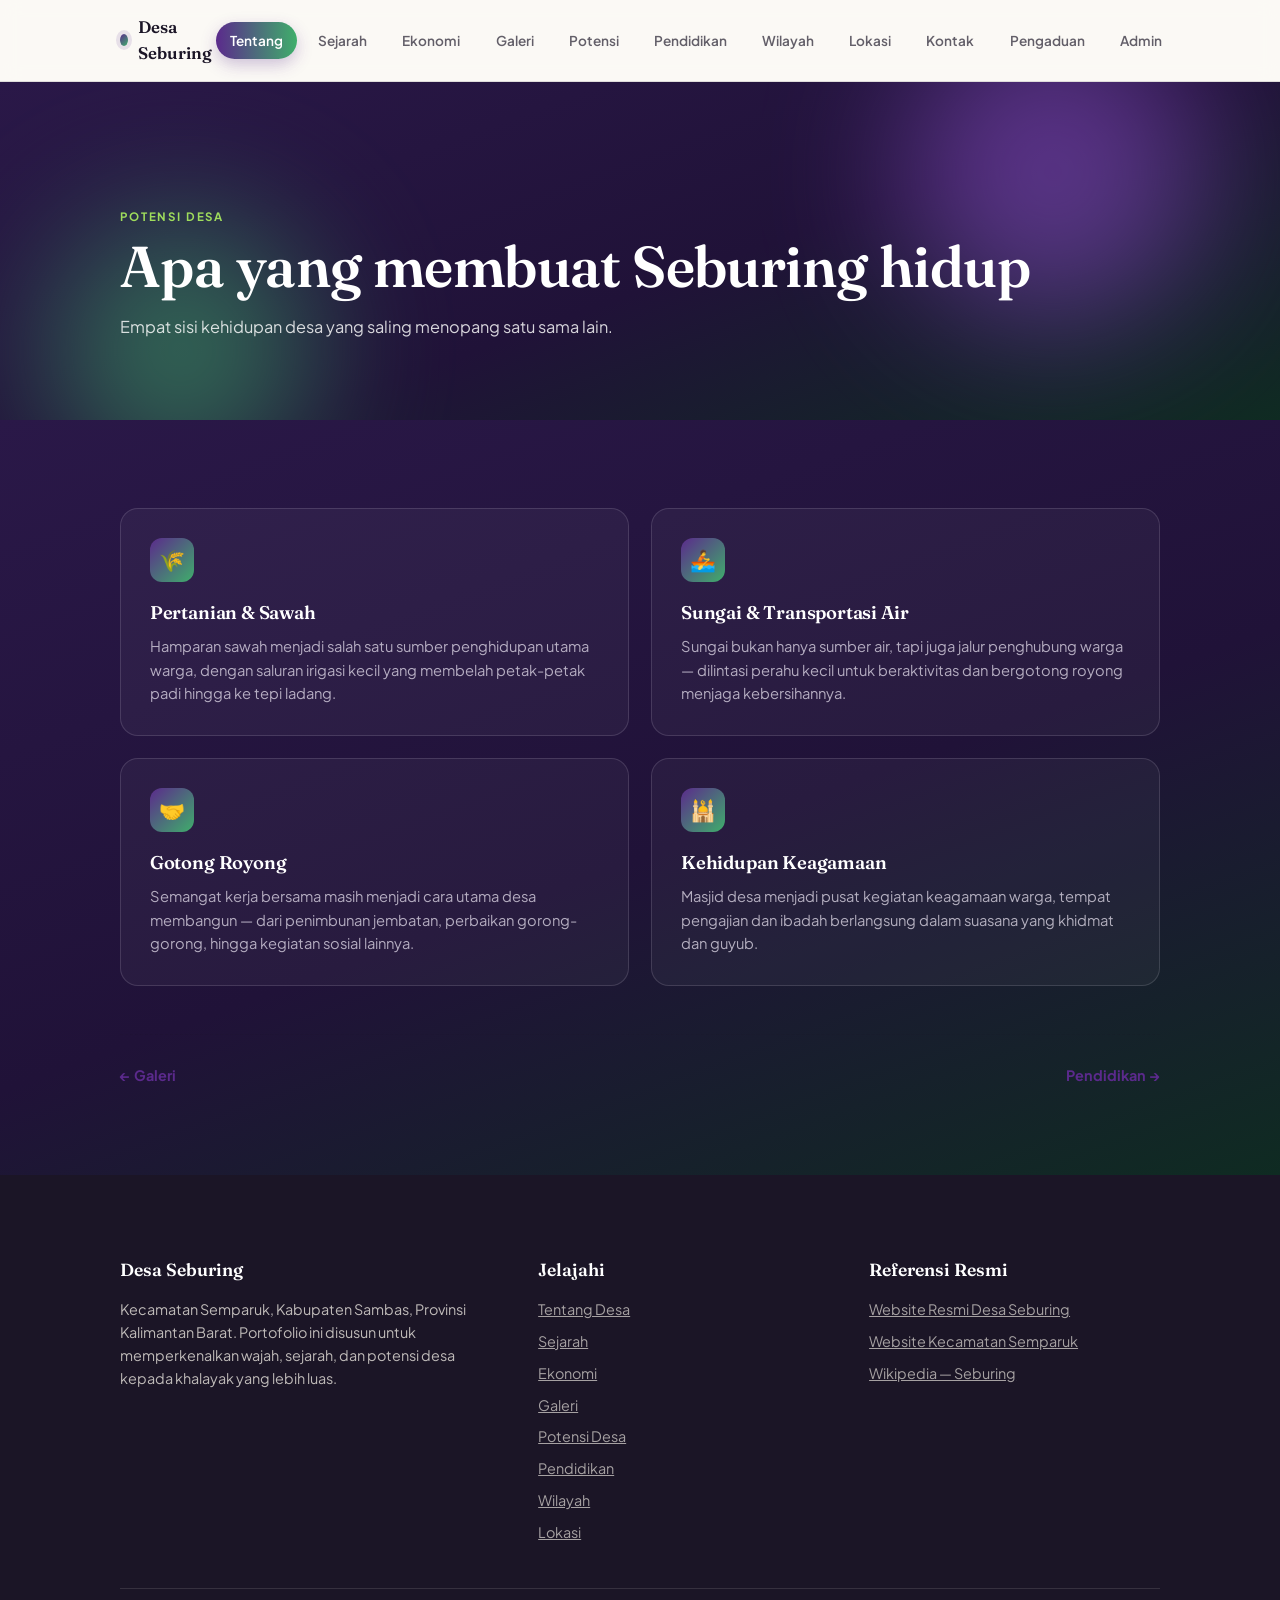
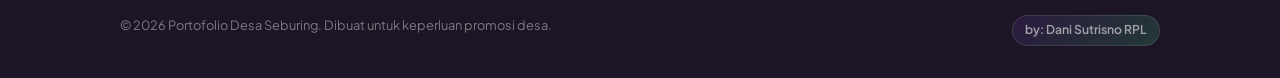
<file: potensi_desa.html>
<!DOCTYPE html>
<html lang="id">
<head>
<meta charset="UTF-8">
<meta name="viewport" content="width=device-width, initial-scale=1.0">
<title>Potensi Desa — Desa Seburing</title>
<meta name="description" content="Empat sisi kehidupan Desa Seburing yang saling menopang: pertanian, sungai, gotong royong, dan keagamaan.">
<link rel="preconnect" href="https://fonts.googleapis.com">
<link rel="preconnect" href="https://fonts.gstatic.com" crossorigin>
<link href="https://fonts.googleapis.com/css2?family=Fraunces:ital,opsz,wght@0,9..144,300;0,9..144,500;0,9..144,600;0,9..144,700;1,9..144,500&family=Plus+Jakarta+Sans:wght@300;400;500;600;700;800&display=swap" rel="stylesheet">
<style>
  :root{
    --deep-purple:#2A1848;
    --royal-purple:#5B2A8C;
    --orchid:#8A4FC9;
    --teal-green:#157A5C;
    --leaf-green:#3FAE6B;
    --lime:#9FDD5C;
    --cream:#F6F2EA;
    --ink:#1B1526;
    --paper:#FBF9F5;
    --line: rgba(27,21,38,0.12);
    --shadow: 0 20px 50px rgba(42,24,72,0.18);
  }
  *{box-sizing:border-box;}
  html{scroll-behavior:smooth;}
  body{
    margin:0;
    font-family:'Plus Jakarta Sans', sans-serif;
    color:var(--ink);
    background:var(--paper);
    line-height:1.6;
    -webkit-font-smoothing:antialiased;
  }
  h1,h2,h3,.display{
    font-family:'Fraunces', serif;
    font-weight:600;
    letter-spacing:-0.01em;
    margin:0;
  }
  a{color:inherit;}
  img{max-width:100%;display:block;}
  .eyebrow{
    text-transform:uppercase;
    letter-spacing:0.16em;
    font-size:0.72rem;
    font-weight:700;
    color:var(--teal-green);
  }
  .wrap{
    max-width:1120px;
    margin:0 auto;
    padding:0 clamp(1.2rem, 4vw, 2.5rem);
  }

  /* ---------- NAV ---------- */
  nav{
    position:sticky; top:0; z-index:50;
    background:rgba(251,249,245,0.85);
    backdrop-filter:blur(10px);
    border-bottom:1px solid var(--line);
  }
  nav .wrap{
    display:flex; align-items:center; justify-content:space-between;
    padding-top:0.85rem; padding-bottom:0.85rem;
  }
  .brand{
    display:flex; align-items:center; gap:0.6rem;
    font-family:'Fraunces', serif; font-weight:600; font-size:1.05rem;
  }
  .brand .dot{
    width:12px;height:12px;border-radius:50%;
    background:linear-gradient(135deg, var(--royal-purple), var(--leaf-green));
    box-shadow:0 0 0 4px rgba(91,42,140,0.12);
  }
  nav ul{
    list-style:none; display:flex; gap:0.4rem; margin:0; padding:0;
    font-size:0.85rem; font-weight:600;
  }
  nav ul a{
    text-decoration:none; opacity:0.68; transition:all .2s;
    padding:0.5rem 0.9rem; border-radius:999px; display:block;
  }
  nav ul a:hover{opacity:1; background:rgba(91,42,140,0.08);}
  nav ul a.active{
    opacity:1; color:#fff;
    background:linear-gradient(90deg, var(--royal-purple), var(--leaf-green));
    box-shadow:0 6px 16px rgba(91,42,140,0.28);
  }
  .nav-toggle{display:none;}
  @media (max-width:760px){
    nav ul{
      position:fixed; inset:56px 0 auto 0; flex-direction:column; gap:0.3rem;
      background:var(--paper); border-bottom:1px solid var(--line);
      max-height:0; overflow:hidden; transition:max-height .3s ease;
      padding:0 0.8rem;
    }
    nav ul.open{max-height:460px; padding:0.6rem 0.8rem 1rem;}
    nav ul a{padding:0.85rem 1rem;}
    .nav-toggle{
      display:block; background:none; border:none; cursor:pointer;
      font-size:1.4rem; color:var(--royal-purple);
    }
  }

  /* ---------- HERO ---------- */
  .hero{
    position:relative;
    min-height:92vh;
    display:flex; align-items:flex-end;
    overflow:hidden;
    isolation:isolate;
  }
  .hero-img{
    position:absolute; inset:0; width:100%; height:100%;
    object-fit:cover; z-index:-2;
    filter:saturate(1.05);
  }
  .hero::before{
    content:"";
    position:absolute; inset:0; z-index:-1;
    background:
      linear-gradient(180deg, rgba(42,24,72,0.35) 0%, rgba(42,24,72,0.25) 35%, rgba(20,12,36,0.92) 100%),
      linear-gradient(115deg, rgba(91,42,140,0.55) 0%, rgba(21,122,92,0.05) 55%, rgba(63,174,107,0.45) 100%);
  }
  .hero-content{
    position:relative;
    padding:3.2rem clamp(1.2rem,4vw,2.5rem) 3.6rem;
    max-width:1120px; margin:0 auto; width:100%;
    color:#fff;
  }
  .hero-badge{
    display:inline-flex; align-items:center; gap:0.5rem;
    background:rgba(255,255,255,0.12);
    border:1px solid rgba(255,255,255,0.35);
    padding:0.4rem 0.9rem; border-radius:999px;
    font-size:0.74rem; letter-spacing:0.1em; text-transform:uppercase;
    font-weight:700; margin-bottom:1.4rem; backdrop-filter:blur(6px);
  }
  .hero h1{
    font-size:clamp(2.6rem, 7vw, 5.2rem);
    line-height:0.98;
    font-weight:600;
    color:#fff;
  }
  .hero h1 em{
    font-style:italic; font-weight:500;
    background:linear-gradient(90deg,#C9A2F3,#9FDD5C);
    -webkit-background-clip:text; background-clip:text; color:transparent;
  }
  .hero p.lede{
    max-width:34rem; margin-top:1.1rem;
    font-size:1.05rem; color:rgba(255,255,255,0.86); font-weight:400;
  }
  .hero-stats{
    display:flex; flex-wrap:wrap; gap:1.6rem clamp(1.6rem,4vw,3rem);
    margin-top:2.4rem;
    padding-top:1.8rem;
    border-top:1px solid rgba(255,255,255,0.22);
  }
  .hero-stats div .num{
    font-family:'Fraunces',serif; font-size:1.9rem; font-weight:600;
    background:linear-gradient(90deg,#D9BCF7,#B7E88C);
    -webkit-background-clip:text; background-clip:text; color:transparent;
  }
  .hero-stats div .lbl{font-size:0.76rem; color:rgba(255,255,255,0.7); text-transform:uppercase; letter-spacing:0.08em;}

  /* ---------- RIVER DIVIDER (signature element) ---------- */
  .river-divider{
    display:block; width:100%; height:auto; margin:0; line-height:0;
  }

  /* ---------- SECTION GENERIC ---------- */
  section{padding:5.5rem 0; scroll-margin-top:76px;}
  .section-head{max-width:38rem; margin-bottom:3rem;}
  .section-head h2{font-size:clamp(1.9rem,3.6vw,2.6rem); margin-top:0.5rem;}
  .section-head p{color:rgba(27,21,38,0.68); margin-top:0.9rem;}

  .bg-dark{
    position:relative; overflow:hidden;
    background:linear-gradient(160deg, var(--deep-purple) 0%, #201238 55%, #0F2B22 100%);
    color:#EFE9F7;
  }
  .bg-dark .eyebrow{color:var(--lime);}
  .bg-dark .section-head p{color:rgba(239,233,247,0.72);}
  .bg-dark h2{color:#fff;}

  /* ---------- ABOUT / SEJARAH LAYOUT ---------- */
  .about-grid{
    display:grid; grid-template-columns:1.1fr 0.9fr; gap:3rem; align-items:start;
  }
  @media(max-width:800px){.about-grid{grid-template-columns:1fr;}}
  .about-grid p{margin:0 0 1rem;}
  .fact-card{
    background:var(--cream);
    border:1px solid var(--line);
    border-radius:18px;
    padding:1.6rem 1.7rem;
    box-shadow:var(--shadow);
  }
  .fact-card h3{font-size:1.05rem; margin-bottom:1rem; display:flex; align-items:center; gap:0.5rem;}
  .fact-card h3::before{
    content:""; width:8px; height:8px; border-radius:50%;
    background:linear-gradient(135deg,var(--royal-purple),var(--leaf-green));
  }
  .fact-list{list-style:none; margin:0; padding:0; font-size:0.92rem;}
  .fact-list li{
    display:flex; justify-content:space-between; gap:1rem;
    padding:0.62rem 0; border-top:1px dashed var(--line);
  }
  .fact-list li:first-child{border-top:none;}
  .fact-list .k{color:rgba(27,21,38,0.6);}
  .fact-list .v{font-weight:700; text-align:right;}

  /* ---------- TIMELINE ---------- */
  .timeline{position:relative; margin-top:1rem; padding-left:1.6rem;}
  .timeline::before{
    content:""; position:absolute; left:5px; top:6px; bottom:6px; width:2px;
    background:linear-gradient(180deg,var(--royal-purple),var(--leaf-green));
  }
  .t-item{position:relative; padding-bottom:1.7rem;}
  .t-item:last-child{padding-bottom:0;}
  .t-item::before{
    content:""; position:absolute; left:-1.6rem; top:0.35rem;
    width:12px; height:12px; border-radius:50%;
    background:var(--paper); border:3px solid var(--royal-purple);
  }
  .t-item .yr{font-family:'Fraunces',serif; font-weight:600; color:var(--royal-purple); font-size:1.05rem;}
  .t-item p{margin:0.3rem 0 0; color:rgba(27,21,38,0.72); font-size:0.94rem;}

  /* ---------- GALLERY ---------- */
  .gallery-grid{
    display:grid; grid-template-columns:repeat(3,1fr); gap:1.3rem;
  }
  @media(max-width:900px){.gallery-grid{grid-template-columns:repeat(2,1fr);}}
  @media(max-width:560px){.gallery-grid{grid-template-columns:1fr;}}
  .g-card{
    position:relative; border-radius:20px; overflow:hidden;
    aspect-ratio:4/5; cursor:pointer;
    box-shadow:0 14px 34px rgba(15,20,15,0.35);
  }
  .g-card img{
    width:100%; height:100%; object-fit:cover;
    transition:transform .6s cubic-bezier(.2,.8,.2,1), filter .4s;
  }
  .g-card:hover img{transform:scale(1.08);}
  .g-card .g-overlay{
    position:absolute; inset:0;
    background:linear-gradient(180deg, rgba(20,10,36,0) 40%, rgba(20,10,36,0.88) 100%);
    display:flex; align-items:flex-end; padding:1.1rem;
  }
  .g-card .g-tag{
    font-size:0.66rem; text-transform:uppercase; letter-spacing:0.1em;
    color:var(--lime); font-weight:700; display:block; margin-bottom:0.25rem;
  }
  .g-card .g-title{color:#fff; font-family:'Fraunces',serif; font-size:1.15rem; font-weight:600;}
  .g-card.tall{grid-row:span 2; aspect-ratio:auto;}

  /* ---------- POTENSI ---------- */
  .potensi-grid{
    display:grid; grid-template-columns:repeat(2,1fr); gap:1.4rem;
  }
  @media(max-width:760px){.potensi-grid{grid-template-columns:1fr;}}
  .p-card{
    padding:1.8rem; border-radius:18px;
    background:rgba(255,255,255,0.04);
    border:1px solid rgba(239,233,247,0.14);
    transition:transform .3s, border-color .3s;
  }
  .p-card:hover{transform:translateY(-4px); border-color:rgba(159,221,92,0.5);}
  .p-card .p-icon{
    width:44px; height:44px; border-radius:12px; margin-bottom:1rem;
    display:flex; align-items:center; justify-content:center;
    background:linear-gradient(135deg, var(--royal-purple), var(--leaf-green));
    font-size:1.3rem;
  }
  .p-card h3{color:#fff; font-size:1.15rem; margin-bottom:0.5rem;}
  .p-card p{color:rgba(239,233,247,0.7); font-size:0.92rem; margin:0;}

  /* ---------- DUSUN STRIP ---------- */
  .dusun-strip{
    display:grid; grid-template-columns:repeat(3,1fr); gap:1.2rem; margin-top:1rem;
  }
  @media(max-width:700px){.dusun-strip{grid-template-columns:1fr;}}
  .dusun-card{
    border-radius:16px; padding:1.4rem;
    background:linear-gradient(155deg, rgba(91,42,140,0.08), rgba(63,174,107,0.08));
    border:1px solid var(--line);
  }
  .dusun-card .n{font-family:'Fraunces',serif; font-weight:600; font-size:1.2rem; color:var(--royal-purple);}

  /* ---------- SCHOOL PROFILE (image + story) ---------- */
  .school-profile{
    display:grid; grid-template-columns:0.9fr 1.1fr; gap:2.4rem; align-items:center;
    margin-top:3rem;
  }
  .school-profile.reverse{grid-template-columns:1.1fr 0.9fr;}
  .school-profile.reverse .school-photo{order:2;}
  @media(max-width:800px){
    .school-profile, .school-profile.reverse{grid-template-columns:1fr;}
    .school-profile.reverse .school-photo{order:0;}
  }
  .school-photo{
    position:relative; border-radius:20px; overflow:hidden;
    aspect-ratio:4/3; box-shadow:0 16px 36px rgba(42,24,72,0.18);
  }
  .school-photo img{width:100%; height:100%; object-fit:cover; transition:transform .6s cubic-bezier(.2,.8,.2,1);}
  .school-photo:hover img{transform:scale(1.06);}
  .school-photo .s-overlay{
    position:absolute; inset:0;
    background:linear-gradient(180deg, rgba(20,10,36,0) 50%, rgba(20,10,36,0.82) 100%);
    display:flex; align-items:flex-end; padding:1.1rem;
  }
  .school-photo .s-tag{
    font-size:0.66rem; text-transform:uppercase; letter-spacing:0.1em;
    color:var(--lime); font-weight:700; display:block; margin-bottom:0.25rem;
  }
  .school-photo .s-title{color:#fff; font-family:'Fraunces',serif; font-size:1.15rem; font-weight:600;}
  .school-text h3{font-size:1.35rem; margin-bottom:0.7rem;}
  .school-text p{font-size:0.95rem; color:rgba(27,21,38,0.72); margin:0 0 0.9rem;}
  .school-meta{
    display:flex; flex-wrap:wrap; gap:0.6rem; margin-top:1rem;
  }
  .school-meta span{
    font-size:0.78rem; font-weight:700; padding:0.4rem 0.8rem; border-radius:999px;
    background:linear-gradient(90deg, rgba(91,42,140,0.1), rgba(63,174,107,0.1));
    border:1px solid var(--line); color:var(--royal-purple);
  }

  /* ---------- CTA / FOOTER ---------- */
  footer{
    background:var(--ink); color:rgba(246,242,234,0.75);
    padding:3.6rem 0 2rem;
  }
  .footer-grid{
    display:grid; grid-template-columns:1.3fr 1fr 1fr; gap:2.5rem;
    padding-bottom:2.2rem; border-bottom:1px solid rgba(246,242,234,0.12);
  }
  @media(max-width:760px){.footer-grid{grid-template-columns:1fr; gap:1.8rem;}}
  footer h4{color:#fff; font-family:'Fraunces',serif; font-weight:600; font-size:1.1rem; margin-bottom:0.9rem;}
  footer ul{list-style:none; margin:0; padding:0; font-size:0.9rem;}
  footer li{margin-bottom:0.55rem; opacity:0.85;}
  .foot-bottom{
    display:flex; justify-content:space-between; flex-wrap:wrap; gap:0.8rem;
    padding-top:1.6rem; font-size:0.8rem; opacity:0.6;
  }
  .badge-credit{
    display:inline-flex; align-items:center; gap:0.4rem;
    padding:0.3rem 0.75rem; border-radius:999px;
    background:linear-gradient(135deg, rgba(91,42,140,0.4), rgba(63,174,107,0.4));
    border:1px solid rgba(246,242,234,0.2);
    font-weight:600; font-size:0.76rem; color:#fff;
  }

  .reveal{opacity:0; transform:translateY(22px); transition:opacity .7s ease, transform .7s ease;}
  .reveal.show{opacity:1; transform:none;}

  /* ---------- AMBIENT BLOBS (hero + dark section texture) ---------- */
  .blob{
    position:absolute; border-radius:50%; filter:blur(70px);
    opacity:0.55; pointer-events:none; z-index:-1;
    animation:drift 14s ease-in-out infinite alternate;
  }
  @keyframes drift{
    0%{ transform:translate(0,0) scale(1); }
    100%{ transform:translate(30px,-24px) scale(1.12); }
  }
  .scroll-cue{
    position:absolute; right:clamp(1.2rem,4vw,2.5rem); bottom:1.6rem;
    display:flex; flex-direction:column; align-items:center; gap:0.5rem;
    color:rgba(255,255,255,0.75); font-size:0.68rem; letter-spacing:0.14em; text-transform:uppercase;
    writing-mode:vertical-rl;
  }
  .scroll-cue .line{
    width:1px; height:46px;
    background:linear-gradient(180deg, rgba(255,255,255,0.85), transparent);
    writing-mode:horizontal-tb;
    animation:cue 2.2s ease-in-out infinite;
  }
  @keyframes cue{
    0%,100%{transform:scaleY(1); opacity:0.7;}
    50%{transform:scaleY(0.55); opacity:1;}
  }

  /* ---------- LOKASI / PETA ---------- */
  .map-shell{
    display:grid; grid-template-columns:0.95fr 1.05fr; gap:0; border-radius:22px;
    overflow:hidden; box-shadow:var(--shadow); border:1px solid var(--line);
  }
  @media(max-width:820px){.map-shell{grid-template-columns:1fr;}}
  .map-info{
    background:linear-gradient(165deg, var(--deep-purple), #17301F);
    color:#fff; padding:2.4rem clamp(1.4rem,4vw,2.4rem);
    display:flex; flex-direction:column; justify-content:center; gap:1.4rem;
  }
  .map-info .pin{
    width:46px; height:46px; border-radius:50%;
    background:linear-gradient(135deg,var(--orchid),var(--leaf-green));
    display:flex; align-items:center; justify-content:center; font-size:1.3rem;
  }
  .map-info h3{color:#fff; font-size:1.5rem;}
  .map-info p{color:rgba(255,255,255,0.72); font-size:0.94rem; margin:0;}
  .coord-chip{
    display:inline-flex; gap:0.5rem; align-items:center;
    font-family:'Fraunces',serif; font-size:0.95rem; font-weight:600;
    background:rgba(255,255,255,0.08); border:1px solid rgba(255,255,255,0.18);
    padding:0.55rem 0.9rem; border-radius:12px; width:fit-content;
  }
  .btn-maps{
    display:inline-flex; align-items:center; gap:0.55rem;
    background:linear-gradient(90deg,var(--orchid),var(--leaf-green));
    color:#fff; text-decoration:none; font-weight:700; font-size:0.92rem;
    padding:0.85rem 1.3rem; border-radius:999px; width:fit-content;
    box-shadow:0 10px 26px rgba(63,174,107,0.35);
    transition:transform .25s, box-shadow .25s;
  }
  .btn-maps:hover{transform:translateY(-2px); box-shadow:0 14px 32px rgba(63,174,107,0.45);}
  .map-frame{position:relative; min-height:340px;}
  .map-frame iframe{
    width:100%; height:100%; min-height:340px; border:0; display:block; filter:grayscale(0.1) contrast(1.05);
  }

  @media (prefers-reduced-motion: reduce){
    html{scroll-behavior:auto;}
    .reveal{opacity:1; transform:none; transition:none;}
    .g-card img{transition:none;}
    .blob{animation:none;}
    .scroll-cue .line{animation:none;}
  }

  /* ---------- PAGE HERO (secondary pages banner) ---------- */
  .page-hero{
    position:relative;
    padding:7.5rem clamp(1.2rem,4vw,2.5rem) 4rem;
    overflow:hidden; isolation:isolate;
    background:
      linear-gradient(160deg, var(--deep-purple) 0%, #201238 55%, #0F2B22 100%);
    color:#fff;
  }
  .page-hero .wrap{max-width:1120px;}
  .page-hero .eyebrow{color:var(--lime);}
  .page-hero h1{
    font-size:clamp(2.2rem, 5.5vw, 3.6rem);
    line-height:1.05; color:#fff; margin-top:0.6rem;
  }
  .page-hero p.lede{
    max-width:38rem; margin-top:1rem; font-size:1.02rem;
    color:rgba(255,255,255,0.82); font-weight:400;
  }
  .page-hero .blob{position:absolute;}

  /* ---------- HOME LINK GRID (index page) ---------- */
  .explore-grid{
    display:grid; grid-template-columns:repeat(4,1fr); gap:1.2rem;
  }
  @media(max-width:900px){.explore-grid{grid-template-columns:repeat(2,1fr);}}
  @media(max-width:520px){.explore-grid{grid-template-columns:1fr;}}
  .explore-card{
    display:block; text-decoration:none; padding:1.7rem 1.5rem;
    border-radius:18px; background:var(--cream); border:1px solid var(--line);
    transition:transform .25s, box-shadow .25s, border-color .25s;
  }
  .explore-card:hover{
    transform:translateY(-4px); box-shadow:var(--shadow);
    border-color:rgba(91,42,140,0.3);
  }
  .explore-card .e-icon{
    width:42px; height:42px; border-radius:12px; margin-bottom:0.9rem;
    display:flex; align-items:center; justify-content:center;
    background:linear-gradient(135deg, var(--royal-purple), var(--leaf-green));
    font-size:1.2rem;
  }
  .explore-card h3{font-size:1.05rem; margin-bottom:0.4rem;}
  .explore-card p{font-size:0.86rem; color:rgba(27,21,38,0.62); margin:0;}

  /* ---------- PAGE FOOTER NAV (prev/next) ---------- */
  .page-nav{
    display:flex; justify-content:space-between; flex-wrap:wrap; gap:1rem;
    margin-top:3rem; padding-top:1.8rem; border-top:1px dashed var(--line);
  }
  .page-nav a{
    text-decoration:none; font-weight:700; font-size:0.9rem;
    color:var(--royal-purple); display:inline-flex; align-items:center; gap:0.4rem;
  }
  .page-nav a:hover{color:var(--teal-green);}
</style>
</head>
<body>

<nav>
  <div class="wrap">
    <a href="index.html" class="brand" style="text-decoration:none;">
      <span class="dot"></span>Desa Seburing
    </a>

    <button
      class="nav-toggle"
      aria-label="Buka menu"
      onclick="document.getElementById('navlinks').classList.toggle('open')">
      ☰
    </button>

    <ul id="navlinks">
      <li><a href="tentang.html" class="active">Tentang</a></li>
      <li><a href="sejarah.html">Sejarah</a></li>
      <li><a href="ekonomi.html">Ekonomi</a></li>
      <li><a href="galeri.html">Galeri</a></li>
      <li><a href="potensi_desa.html">Potensi</a></li>
      <li><a href="pendidikan.html">Pendidikan</a></li>
      <li><a href="wilayah.html">Wilayah</a></li>
      <li><a href="lokasi.html">Lokasi</a></li>
      <li><a href="kontak.html">Kontak</a></li>
      <li><a href="pengaduan.html">Pengaduan</a></li>
      <li><a href="admin-login.html">Admin</a></li>
    </ul>
  </div>
</nav>

<header class="page-hero">
  <div class="blob" style="width:300px;height:300px; top:-60px; right:6%; background:var(--orchid);"></div>
  <div class="blob" style="width:260px;height:260px; bottom:-60px; left:4%; background:var(--leaf-green); animation-delay:4s;"></div>
  <div class="wrap">
    <span class="eyebrow">Potensi Desa</span>
    <h1>Apa yang membuat Seburing hidup</h1>
    <p class="lede">Empat sisi kehidupan desa yang saling menopang satu sama lain.</p>
  </div>
</header>

<main>
<section id="potensi" class="bg-dark">
  <div class="blob" style="width:300px;height:300px; top:-40px; right:8%; background:var(--orchid);"></div>
  <div class="blob" style="width:260px;height:260px; bottom:-60px; left:4%; background:var(--leaf-green); animation-delay:5s;"></div>
  <div class="wrap">
    <div class="potensi-grid">
      <div class="p-card reveal">
        <div class="p-icon">🌾</div>
        <h3>Pertanian & Sawah</h3>
        <p>Hamparan sawah menjadi salah satu sumber penghidupan utama warga, dengan saluran irigasi kecil yang membelah petak-petak padi hingga ke tepi ladang.</p>
      </div>
      <div class="p-card reveal">
        <div class="p-icon">🚣</div>
        <h3>Sungai & Transportasi Air</h3>
        <p>Sungai bukan hanya sumber air, tapi juga jalur penghubung warga — dilintasi perahu kecil untuk beraktivitas dan bergotong royong menjaga kebersihannya.</p>
      </div>
      <div class="p-card reveal">
        <div class="p-icon">🤝</div>
        <h3>Gotong Royong</h3>
        <p>Semangat kerja bersama masih menjadi cara utama desa membangun — dari penimbunan jembatan, perbaikan gorong-gorong, hingga kegiatan sosial lainnya.</p>
      </div>
      <div class="p-card reveal">
        <div class="p-icon">🕌</div>
        <h3>Kehidupan Keagamaan</h3>
        <p>Masjid desa menjadi pusat kegiatan keagamaan warga, tempat pengajian dan ibadah berlangsung dalam suasana yang khidmat dan guyub.</p>
      </div>
    </div>

    <div class="page-nav reveal">
      <a href="galeri.html">← Galeri</a>
      <a href="pendidikan.html">Pendidikan →</a>
    </div>

  </div>
</section>
</main>

<footer id="footer-info">
  <div class="wrap">
    <div class="footer-grid">
      <div>
        <h4>Desa Seburing</h4>
        <p style="font-size:0.9rem; max-width:24rem;">Kecamatan Semparuk, Kabupaten Sambas, Provinsi Kalimantan Barat. Portofolio ini disusun untuk memperkenalkan wajah, sejarah, dan potensi desa kepada khalayak yang lebih luas.</p>
      </div>
      <div>
        <h4>Jelajahi</h4>
        <ul>
          <li><a href="tentang.html">Tentang Desa</a></li>
          <li><a href="sejarah.html">Sejarah</a></li>
          <li><a href="ekonomi.html">Ekonomi</a></li>
          <li><a href="galeri.html">Galeri</a></li>
          <li><a href="potensi_desa.html">Potensi Desa</a></li>
          <li><a href="pendidikan.html">Pendidikan</a></li>
          <li><a href="wilayah.html">Wilayah</a></li>
          <li><a href="lokasi.html">Lokasi</a></li>
        </ul>
      </div>
      <div>
        <h4>Referensi Resmi</h4>
        <ul>
          <li><a href="https://seburing.semparuk.id/" target="_blank" rel="noopener">Website Resmi Desa Seburing</a></li>
          <li><a href="https://semparuk.id/" target="_blank" rel="noopener">Website Kecamatan Semparuk</a></li>
          <li><a href="https://id.wikipedia.org/wiki/Seburing,_Semparuk,_Sambas" target="_blank" rel="noopener">Wikipedia — Seburing</a></li>
        </ul>
      </div>
    </div>
    <div class="foot-bottom">
      <span>© 2026 Portofolio Desa Seburing. Dibuat untuk keperluan promosi desa.</span>
      <span class="badge-credit">by: Dani Sutrisno RPL</span>
    </div>
  </div>
</footer>

<script>
// Desa Seburing — shared script (multi-page version)

document.addEventListener('DOMContentLoaded', function () {
  // mobile menu toggle
  var toggleBtn = document.querySelector('.nav-toggle');
  var navlinks = document.getElementById('navlinks');
  if (toggleBtn && navlinks) {
    toggleBtn.addEventListener('click', function () {
      navlinks.classList.toggle('open');
    });
    navlinks.querySelectorAll('a').forEach(function (a) {
      a.addEventListener('click', function () { navlinks.classList.remove('open'); });
    });
  }

  // subtle parallax on hero/page-hero blobs, respects reduced motion
  var prefersReduced = window.matchMedia('(prefers-reduced-motion: reduce)').matches;
  if (!prefersReduced) {
    document.querySelectorAll('.hero, .page-hero, .bg-dark').forEach(function (heroEl) {
      var blobs = heroEl.querySelectorAll('.blob');
      if (!blobs.length) return;
      heroEl.addEventListener('mousemove', function (e) {
        var rect = heroEl.getBoundingClientRect();
        var x = ((e.clientX - rect.left) / rect.width - 0.5) * 20;
        var y = ((e.clientY - rect.top) / rect.height - 0.5) * 20;
        blobs.forEach(function (b, i) {
          b.style.transform = 'translate(' + x * (i + 1) + 'px, ' + y * (i + 1) + 'px)';
        });
      });
    });
  }

  // reveal on scroll
  var items = document.querySelectorAll('.reveal');
  if (items.length) {
    var io = new IntersectionObserver(function (entries) {
      entries.forEach(function (e) {
        if (e.isIntersecting) { e.target.classList.add('show'); io.unobserve(e.target); }
      });
    }, { threshold: 0.15 });
    items.forEach(function (i) { io.observe(i); });
  }

  // === Form Kontak -> Google Sheets (lewat Google Apps Script) ===
  // Ganti URL di bawah ini dengan URL Web App hasil Deploy Apps Script kamu
  var SCRIPT_URL = "https://script.google.com/macros/s/XXXXXXXXXXXX/exec";

  var formKontak = document.getElementById('formKontak');
  if (formKontak) {
    formKontak.addEventListener('submit', function (e) {
      e.preventDefault();

      var namaEl = document.getElementById('nama');
      var emailEl = document.getElementById('email');
      var pesanEl = document.getElementById('pesan');
      var status = document.getElementById('statusKirim');
      var submitBtn = formKontak.querySelector('button[type="submit"]');

      var data = {
        nama: namaEl ? namaEl.value : '',
        email: emailEl ? emailEl.value : '',
        pesan: pesanEl ? pesanEl.value : ''
      };

      if (status) status.textContent = 'Mengirim...';
      if (submitBtn) submitBtn.disabled = true;

      fetch(SCRIPT_URL, {
        method: 'POST',
        headers: { 'Content-Type': 'text/plain;charset=utf-8' },
        body: JSON.stringify(data)
      })
        .then(function (res) { return res.json(); })
        .then(function (res) {
          if (res.result === 'success') {
            if (status) status.textContent = 'Pesan terkirim, terima kasih!';
            formKontak.reset();
          } else {
            if (status) status.textContent = 'Gagal mengirim pesan. Coba lagi.';
          }
        })
        .catch(function () {
          if (status) status.textContent = 'Terjadi kesalahan jaringan.';
        })
        .finally(function () {
          if (submitBtn) submitBtn.disabled = false;
        });
    });
  }
});
</script>
</body>
</html>
</file>
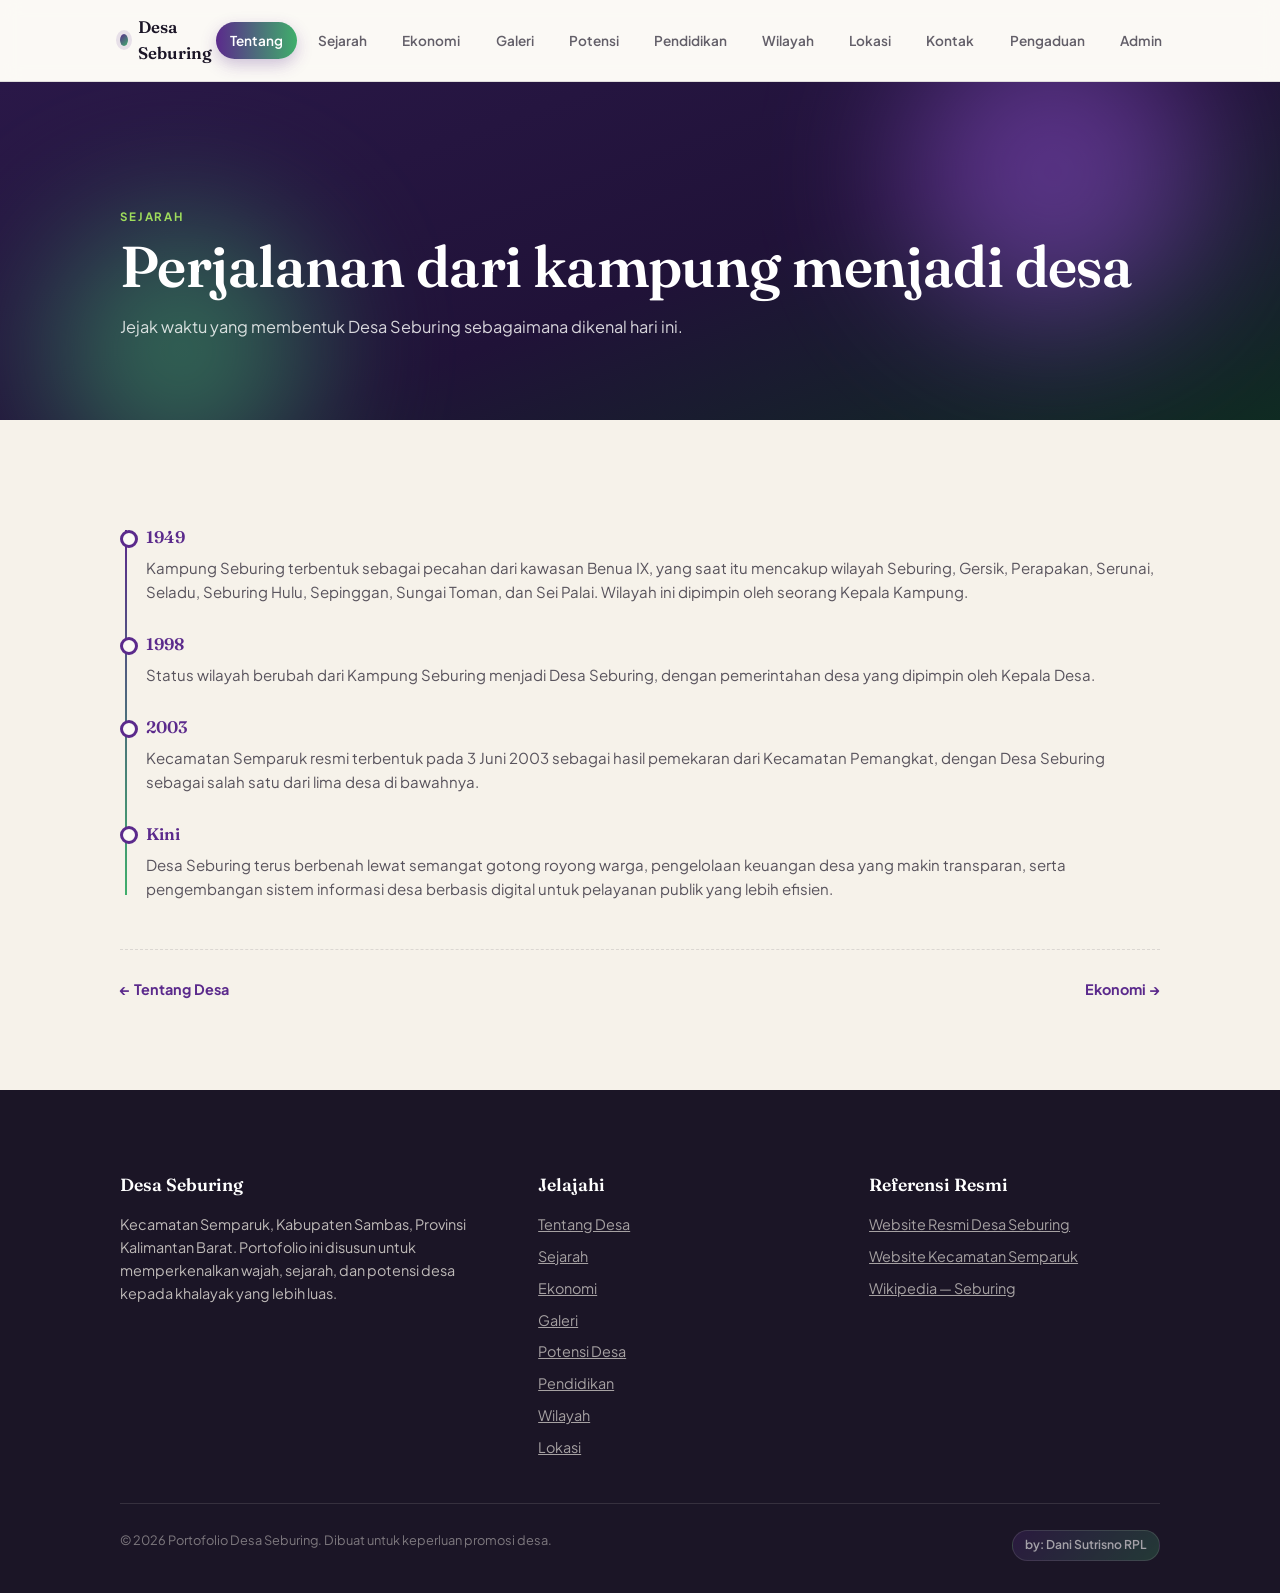
<file: sejarah.html>
<!DOCTYPE html>
<html lang="id">
<head>
<meta charset="UTF-8">
<meta name="viewport" content="width=device-width, initial-scale=1.0">
<title>Sejarah — Desa Seburing</title>
<meta name="description" content="Perjalanan Desa Seburing dari Kampung Seburing 1949 hingga menjadi desa mandiri.">
<link rel="preconnect" href="https://fonts.googleapis.com">
<link rel="preconnect" href="https://fonts.gstatic.com" crossorigin>
<link href="https://fonts.googleapis.com/css2?family=Fraunces:ital,opsz,wght@0,9..144,300;0,9..144,500;0,9..144,600;0,9..144,700;1,9..144,500&family=Plus+Jakarta+Sans:wght@300;400;500;600;700;800&display=swap" rel="stylesheet">
<style>
  :root{
    --deep-purple:#2A1848;
    --royal-purple:#5B2A8C;
    --orchid:#8A4FC9;
    --teal-green:#157A5C;
    --leaf-green:#3FAE6B;
    --lime:#9FDD5C;
    --cream:#F6F2EA;
    --ink:#1B1526;
    --paper:#FBF9F5;
    --line: rgba(27,21,38,0.12);
    --shadow: 0 20px 50px rgba(42,24,72,0.18);
  }
  *{box-sizing:border-box;}
  html{scroll-behavior:smooth;}
  body{
    margin:0;
    font-family:'Plus Jakarta Sans', sans-serif;
    color:var(--ink);
    background:var(--paper);
    line-height:1.6;
    -webkit-font-smoothing:antialiased;
  }
  h1,h2,h3,.display{
    font-family:'Fraunces', serif;
    font-weight:600;
    letter-spacing:-0.01em;
    margin:0;
  }
  a{color:inherit;}
  img{max-width:100%;display:block;}
  .eyebrow{
    text-transform:uppercase;
    letter-spacing:0.16em;
    font-size:0.72rem;
    font-weight:700;
    color:var(--teal-green);
  }
  .wrap{
    max-width:1120px;
    margin:0 auto;
    padding:0 clamp(1.2rem, 4vw, 2.5rem);
  }

  /* ---------- NAV ---------- */
  nav{
    position:sticky; top:0; z-index:50;
    background:rgba(251,249,245,0.85);
    backdrop-filter:blur(10px);
    border-bottom:1px solid var(--line);
  }
  nav .wrap{
    display:flex; align-items:center; justify-content:space-between;
    padding-top:0.85rem; padding-bottom:0.85rem;
  }
  .brand{
    display:flex; align-items:center; gap:0.6rem;
    font-family:'Fraunces', serif; font-weight:600; font-size:1.05rem;
  }
  .brand .dot{
    width:12px;height:12px;border-radius:50%;
    background:linear-gradient(135deg, var(--royal-purple), var(--leaf-green));
    box-shadow:0 0 0 4px rgba(91,42,140,0.12);
  }
  nav ul{
    list-style:none; display:flex; gap:0.4rem; margin:0; padding:0;
    font-size:0.85rem; font-weight:600;
  }
  nav ul a{
    text-decoration:none; opacity:0.68; transition:all .2s;
    padding:0.5rem 0.9rem; border-radius:999px; display:block;
  }
  nav ul a:hover{opacity:1; background:rgba(91,42,140,0.08);}
  nav ul a.active{
    opacity:1; color:#fff;
    background:linear-gradient(90deg, var(--royal-purple), var(--leaf-green));
    box-shadow:0 6px 16px rgba(91,42,140,0.28);
  }
  .nav-toggle{display:none;}
  @media (max-width:760px){
    nav ul{
      position:fixed; inset:56px 0 auto 0; flex-direction:column; gap:0.3rem;
      background:var(--paper); border-bottom:1px solid var(--line);
      max-height:0; overflow:hidden; transition:max-height .3s ease;
      padding:0 0.8rem;
    }
    nav ul.open{max-height:460px; padding:0.6rem 0.8rem 1rem;}
    nav ul a{padding:0.85rem 1rem;}
    .nav-toggle{
      display:block; background:none; border:none; cursor:pointer;
      font-size:1.4rem; color:var(--royal-purple);
    }
  }

  /* ---------- HERO ---------- */
  .hero{
    position:relative;
    min-height:92vh;
    display:flex; align-items:flex-end;
    overflow:hidden;
    isolation:isolate;
  }
  .hero-img{
    position:absolute; inset:0; width:100%; height:100%;
    object-fit:cover; z-index:-2;
    filter:saturate(1.05);
  }
  .hero::before{
    content:"";
    position:absolute; inset:0; z-index:-1;
    background:
      linear-gradient(180deg, rgba(42,24,72,0.35) 0%, rgba(42,24,72,0.25) 35%, rgba(20,12,36,0.92) 100%),
      linear-gradient(115deg, rgba(91,42,140,0.55) 0%, rgba(21,122,92,0.05) 55%, rgba(63,174,107,0.45) 100%);
  }
  .hero-content{
    position:relative;
    padding:3.2rem clamp(1.2rem,4vw,2.5rem) 3.6rem;
    max-width:1120px; margin:0 auto; width:100%;
    color:#fff;
  }
  .hero-badge{
    display:inline-flex; align-items:center; gap:0.5rem;
    background:rgba(255,255,255,0.12);
    border:1px solid rgba(255,255,255,0.35);
    padding:0.4rem 0.9rem; border-radius:999px;
    font-size:0.74rem; letter-spacing:0.1em; text-transform:uppercase;
    font-weight:700; margin-bottom:1.4rem; backdrop-filter:blur(6px);
  }
  .hero h1{
    font-size:clamp(2.6rem, 7vw, 5.2rem);
    line-height:0.98;
    font-weight:600;
    color:#fff;
  }
  .hero h1 em{
    font-style:italic; font-weight:500;
    background:linear-gradient(90deg,#C9A2F3,#9FDD5C);
    -webkit-background-clip:text; background-clip:text; color:transparent;
  }
  .hero p.lede{
    max-width:34rem; margin-top:1.1rem;
    font-size:1.05rem; color:rgba(255,255,255,0.86); font-weight:400;
  }
  .hero-stats{
    display:flex; flex-wrap:wrap; gap:1.6rem clamp(1.6rem,4vw,3rem);
    margin-top:2.4rem;
    padding-top:1.8rem;
    border-top:1px solid rgba(255,255,255,0.22);
  }
  .hero-stats div .num{
    font-family:'Fraunces',serif; font-size:1.9rem; font-weight:600;
    background:linear-gradient(90deg,#D9BCF7,#B7E88C);
    -webkit-background-clip:text; background-clip:text; color:transparent;
  }
  .hero-stats div .lbl{font-size:0.76rem; color:rgba(255,255,255,0.7); text-transform:uppercase; letter-spacing:0.08em;}

  /* ---------- RIVER DIVIDER (signature element) ---------- */
  .river-divider{
    display:block; width:100%; height:auto; margin:0; line-height:0;
  }

  /* ---------- SECTION GENERIC ---------- */
  section{padding:5.5rem 0; scroll-margin-top:76px;}
  .section-head{max-width:38rem; margin-bottom:3rem;}
  .section-head h2{font-size:clamp(1.9rem,3.6vw,2.6rem); margin-top:0.5rem;}
  .section-head p{color:rgba(27,21,38,0.68); margin-top:0.9rem;}

  .bg-dark{
    position:relative; overflow:hidden;
    background:linear-gradient(160deg, var(--deep-purple) 0%, #201238 55%, #0F2B22 100%);
    color:#EFE9F7;
  }
  .bg-dark .eyebrow{color:var(--lime);}
  .bg-dark .section-head p{color:rgba(239,233,247,0.72);}
  .bg-dark h2{color:#fff;}

  /* ---------- ABOUT / SEJARAH LAYOUT ---------- */
  .about-grid{
    display:grid; grid-template-columns:1.1fr 0.9fr; gap:3rem; align-items:start;
  }
  @media(max-width:800px){.about-grid{grid-template-columns:1fr;}}
  .about-grid p{margin:0 0 1rem;}
  .fact-card{
    background:var(--cream);
    border:1px solid var(--line);
    border-radius:18px;
    padding:1.6rem 1.7rem;
    box-shadow:var(--shadow);
  }
  .fact-card h3{font-size:1.05rem; margin-bottom:1rem; display:flex; align-items:center; gap:0.5rem;}
  .fact-card h3::before{
    content:""; width:8px; height:8px; border-radius:50%;
    background:linear-gradient(135deg,var(--royal-purple),var(--leaf-green));
  }
  .fact-list{list-style:none; margin:0; padding:0; font-size:0.92rem;}
  .fact-list li{
    display:flex; justify-content:space-between; gap:1rem;
    padding:0.62rem 0; border-top:1px dashed var(--line);
  }
  .fact-list li:first-child{border-top:none;}
  .fact-list .k{color:rgba(27,21,38,0.6);}
  .fact-list .v{font-weight:700; text-align:right;}

  /* ---------- TIMELINE ---------- */
  .timeline{position:relative; margin-top:1rem; padding-left:1.6rem;}
  .timeline::before{
    content:""; position:absolute; left:5px; top:6px; bottom:6px; width:2px;
    background:linear-gradient(180deg,var(--royal-purple),var(--leaf-green));
  }
  .t-item{position:relative; padding-bottom:1.7rem;}
  .t-item:last-child{padding-bottom:0;}
  .t-item::before{
    content:""; position:absolute; left:-1.6rem; top:0.35rem;
    width:12px; height:12px; border-radius:50%;
    background:var(--paper); border:3px solid var(--royal-purple);
  }
  .t-item .yr{font-family:'Fraunces',serif; font-weight:600; color:var(--royal-purple); font-size:1.05rem;}
  .t-item p{margin:0.3rem 0 0; color:rgba(27,21,38,0.72); font-size:0.94rem;}

  /* ---------- GALLERY ---------- */
  .gallery-grid{
    display:grid; grid-template-columns:repeat(3,1fr); gap:1.3rem;
  }
  @media(max-width:900px){.gallery-grid{grid-template-columns:repeat(2,1fr);}}
  @media(max-width:560px){.gallery-grid{grid-template-columns:1fr;}}
  .g-card{
    position:relative; border-radius:20px; overflow:hidden;
    aspect-ratio:4/5; cursor:pointer;
    box-shadow:0 14px 34px rgba(15,20,15,0.35);
  }
  .g-card img{
    width:100%; height:100%; object-fit:cover;
    transition:transform .6s cubic-bezier(.2,.8,.2,1), filter .4s;
  }
  .g-card:hover img{transform:scale(1.08);}
  .g-card .g-overlay{
    position:absolute; inset:0;
    background:linear-gradient(180deg, rgba(20,10,36,0) 40%, rgba(20,10,36,0.88) 100%);
    display:flex; align-items:flex-end; padding:1.1rem;
  }
  .g-card .g-tag{
    font-size:0.66rem; text-transform:uppercase; letter-spacing:0.1em;
    color:var(--lime); font-weight:700; display:block; margin-bottom:0.25rem;
  }
  .g-card .g-title{color:#fff; font-family:'Fraunces',serif; font-size:1.15rem; font-weight:600;}
  .g-card.tall{grid-row:span 2; aspect-ratio:auto;}

  /* ---------- POTENSI ---------- */
  .potensi-grid{
    display:grid; grid-template-columns:repeat(2,1fr); gap:1.4rem;
  }
  @media(max-width:760px){.potensi-grid{grid-template-columns:1fr;}}
  .p-card{
    padding:1.8rem; border-radius:18px;
    background:rgba(255,255,255,0.04);
    border:1px solid rgba(239,233,247,0.14);
    transition:transform .3s, border-color .3s;
  }
  .p-card:hover{transform:translateY(-4px); border-color:rgba(159,221,92,0.5);}
  .p-card .p-icon{
    width:44px; height:44px; border-radius:12px; margin-bottom:1rem;
    display:flex; align-items:center; justify-content:center;
    background:linear-gradient(135deg, var(--royal-purple), var(--leaf-green));
    font-size:1.3rem;
  }
  .p-card h3{color:#fff; font-size:1.15rem; margin-bottom:0.5rem;}
  .p-card p{color:rgba(239,233,247,0.7); font-size:0.92rem; margin:0;}

  /* ---------- DUSUN STRIP ---------- */
  .dusun-strip{
    display:grid; grid-template-columns:repeat(3,1fr); gap:1.2rem; margin-top:1rem;
  }
  @media(max-width:700px){.dusun-strip{grid-template-columns:1fr;}}
  .dusun-card{
    border-radius:16px; padding:1.4rem;
    background:linear-gradient(155deg, rgba(91,42,140,0.08), rgba(63,174,107,0.08));
    border:1px solid var(--line);
  }
  .dusun-card .n{font-family:'Fraunces',serif; font-weight:600; font-size:1.2rem; color:var(--royal-purple);}

  /* ---------- SCHOOL PROFILE (image + story) ---------- */
  .school-profile{
    display:grid; grid-template-columns:0.9fr 1.1fr; gap:2.4rem; align-items:center;
    margin-top:3rem;
  }
  .school-profile.reverse{grid-template-columns:1.1fr 0.9fr;}
  .school-profile.reverse .school-photo{order:2;}
  @media(max-width:800px){
    .school-profile, .school-profile.reverse{grid-template-columns:1fr;}
    .school-profile.reverse .school-photo{order:0;}
  }
  .school-photo{
    position:relative; border-radius:20px; overflow:hidden;
    aspect-ratio:4/3; box-shadow:0 16px 36px rgba(42,24,72,0.18);
  }
  .school-photo img{width:100%; height:100%; object-fit:cover; transition:transform .6s cubic-bezier(.2,.8,.2,1);}
  .school-photo:hover img{transform:scale(1.06);}
  .school-photo .s-overlay{
    position:absolute; inset:0;
    background:linear-gradient(180deg, rgba(20,10,36,0) 50%, rgba(20,10,36,0.82) 100%);
    display:flex; align-items:flex-end; padding:1.1rem;
  }
  .school-photo .s-tag{
    font-size:0.66rem; text-transform:uppercase; letter-spacing:0.1em;
    color:var(--lime); font-weight:700; display:block; margin-bottom:0.25rem;
  }
  .school-photo .s-title{color:#fff; font-family:'Fraunces',serif; font-size:1.15rem; font-weight:600;}
  .school-text h3{font-size:1.35rem; margin-bottom:0.7rem;}
  .school-text p{font-size:0.95rem; color:rgba(27,21,38,0.72); margin:0 0 0.9rem;}
  .school-meta{
    display:flex; flex-wrap:wrap; gap:0.6rem; margin-top:1rem;
  }
  .school-meta span{
    font-size:0.78rem; font-weight:700; padding:0.4rem 0.8rem; border-radius:999px;
    background:linear-gradient(90deg, rgba(91,42,140,0.1), rgba(63,174,107,0.1));
    border:1px solid var(--line); color:var(--royal-purple);
  }

  /* ---------- CTA / FOOTER ---------- */
  footer{
    background:var(--ink); color:rgba(246,242,234,0.75);
    padding:3.6rem 0 2rem;
  }
  .footer-grid{
    display:grid; grid-template-columns:1.3fr 1fr 1fr; gap:2.5rem;
    padding-bottom:2.2rem; border-bottom:1px solid rgba(246,242,234,0.12);
  }
  @media(max-width:760px){.footer-grid{grid-template-columns:1fr; gap:1.8rem;}}
  footer h4{color:#fff; font-family:'Fraunces',serif; font-weight:600; font-size:1.1rem; margin-bottom:0.9rem;}
  footer ul{list-style:none; margin:0; padding:0; font-size:0.9rem;}
  footer li{margin-bottom:0.55rem; opacity:0.85;}
  .foot-bottom{
    display:flex; justify-content:space-between; flex-wrap:wrap; gap:0.8rem;
    padding-top:1.6rem; font-size:0.8rem; opacity:0.6;
  }
  .badge-credit{
    display:inline-flex; align-items:center; gap:0.4rem;
    padding:0.3rem 0.75rem; border-radius:999px;
    background:linear-gradient(135deg, rgba(91,42,140,0.4), rgba(63,174,107,0.4));
    border:1px solid rgba(246,242,234,0.2);
    font-weight:600; font-size:0.76rem; color:#fff;
  }

  .reveal{opacity:0; transform:translateY(22px); transition:opacity .7s ease, transform .7s ease;}
  .reveal.show{opacity:1; transform:none;}

  /* ---------- AMBIENT BLOBS (hero + dark section texture) ---------- */
  .blob{
    position:absolute; border-radius:50%; filter:blur(70px);
    opacity:0.55; pointer-events:none; z-index:-1;
    animation:drift 14s ease-in-out infinite alternate;
  }
  @keyframes drift{
    0%{ transform:translate(0,0) scale(1); }
    100%{ transform:translate(30px,-24px) scale(1.12); }
  }
  .scroll-cue{
    position:absolute; right:clamp(1.2rem,4vw,2.5rem); bottom:1.6rem;
    display:flex; flex-direction:column; align-items:center; gap:0.5rem;
    color:rgba(255,255,255,0.75); font-size:0.68rem; letter-spacing:0.14em; text-transform:uppercase;
    writing-mode:vertical-rl;
  }
  .scroll-cue .line{
    width:1px; height:46px;
    background:linear-gradient(180deg, rgba(255,255,255,0.85), transparent);
    writing-mode:horizontal-tb;
    animation:cue 2.2s ease-in-out infinite;
  }
  @keyframes cue{
    0%,100%{transform:scaleY(1); opacity:0.7;}
    50%{transform:scaleY(0.55); opacity:1;}
  }

  /* ---------- LOKASI / PETA ---------- */
  .map-shell{
    display:grid; grid-template-columns:0.95fr 1.05fr; gap:0; border-radius:22px;
    overflow:hidden; box-shadow:var(--shadow); border:1px solid var(--line);
  }
  @media(max-width:820px){.map-shell{grid-template-columns:1fr;}}
  .map-info{
    background:linear-gradient(165deg, var(--deep-purple), #17301F);
    color:#fff; padding:2.4rem clamp(1.4rem,4vw,2.4rem);
    display:flex; flex-direction:column; justify-content:center; gap:1.4rem;
  }
  .map-info .pin{
    width:46px; height:46px; border-radius:50%;
    background:linear-gradient(135deg,var(--orchid),var(--leaf-green));
    display:flex; align-items:center; justify-content:center; font-size:1.3rem;
  }
  .map-info h3{color:#fff; font-size:1.5rem;}
  .map-info p{color:rgba(255,255,255,0.72); font-size:0.94rem; margin:0;}
  .coord-chip{
    display:inline-flex; gap:0.5rem; align-items:center;
    font-family:'Fraunces',serif; font-size:0.95rem; font-weight:600;
    background:rgba(255,255,255,0.08); border:1px solid rgba(255,255,255,0.18);
    padding:0.55rem 0.9rem; border-radius:12px; width:fit-content;
  }
  .btn-maps{
    display:inline-flex; align-items:center; gap:0.55rem;
    background:linear-gradient(90deg,var(--orchid),var(--leaf-green));
    color:#fff; text-decoration:none; font-weight:700; font-size:0.92rem;
    padding:0.85rem 1.3rem; border-radius:999px; width:fit-content;
    box-shadow:0 10px 26px rgba(63,174,107,0.35);
    transition:transform .25s, box-shadow .25s;
  }
  .btn-maps:hover{transform:translateY(-2px); box-shadow:0 14px 32px rgba(63,174,107,0.45);}
  .map-frame{position:relative; min-height:340px;}
  .map-frame iframe{
    width:100%; height:100%; min-height:340px; border:0; display:block; filter:grayscale(0.1) contrast(1.05);
  }

  @media (prefers-reduced-motion: reduce){
    html{scroll-behavior:auto;}
    .reveal{opacity:1; transform:none; transition:none;}
    .g-card img{transition:none;}
    .blob{animation:none;}
    .scroll-cue .line{animation:none;}
  }

  /* ---------- PAGE HERO (secondary pages banner) ---------- */
  .page-hero{
    position:relative;
    padding:7.5rem clamp(1.2rem,4vw,2.5rem) 4rem;
    overflow:hidden; isolation:isolate;
    background:
      linear-gradient(160deg, var(--deep-purple) 0%, #201238 55%, #0F2B22 100%);
    color:#fff;
  }
  .page-hero .wrap{max-width:1120px;}
  .page-hero .eyebrow{color:var(--lime);}
  .page-hero h1{
    font-size:clamp(2.2rem, 5.5vw, 3.6rem);
    line-height:1.05; color:#fff; margin-top:0.6rem;
  }
  .page-hero p.lede{
    max-width:38rem; margin-top:1rem; font-size:1.02rem;
    color:rgba(255,255,255,0.82); font-weight:400;
  }
  .page-hero .blob{position:absolute;}

  /* ---------- HOME LINK GRID (index page) ---------- */
  .explore-grid{
    display:grid; grid-template-columns:repeat(4,1fr); gap:1.2rem;
  }
  @media(max-width:900px){.explore-grid{grid-template-columns:repeat(2,1fr);}}
  @media(max-width:520px){.explore-grid{grid-template-columns:1fr;}}
  .explore-card{
    display:block; text-decoration:none; padding:1.7rem 1.5rem;
    border-radius:18px; background:var(--cream); border:1px solid var(--line);
    transition:transform .25s, box-shadow .25s, border-color .25s;
  }
  .explore-card:hover{
    transform:translateY(-4px); box-shadow:var(--shadow);
    border-color:rgba(91,42,140,0.3);
  }
  .explore-card .e-icon{
    width:42px; height:42px; border-radius:12px; margin-bottom:0.9rem;
    display:flex; align-items:center; justify-content:center;
    background:linear-gradient(135deg, var(--royal-purple), var(--leaf-green));
    font-size:1.2rem;
  }
  .explore-card h3{font-size:1.05rem; margin-bottom:0.4rem;}
  .explore-card p{font-size:0.86rem; color:rgba(27,21,38,0.62); margin:0;}

  /* ---------- PAGE FOOTER NAV (prev/next) ---------- */
  .page-nav{
    display:flex; justify-content:space-between; flex-wrap:wrap; gap:1rem;
    margin-top:3rem; padding-top:1.8rem; border-top:1px dashed var(--line);
  }
  .page-nav a{
    text-decoration:none; font-weight:700; font-size:0.9rem;
    color:var(--royal-purple); display:inline-flex; align-items:center; gap:0.4rem;
  }
  .page-nav a:hover{color:var(--teal-green);}
</style>
</head>
<body>

<nav>
  <div class="wrap">
    <a href="index.html" class="brand" style="text-decoration:none;">
      <span class="dot"></span>Desa Seburing
    </a>

    <button
      class="nav-toggle"
      aria-label="Buka menu"
      onclick="document.getElementById('navlinks').classList.toggle('open')">
      ☰
    </button>

    <ul id="navlinks">
      <li><a href="tentang.html" class="active">Tentang</a></li>
      <li><a href="sejarah.html">Sejarah</a></li>
      <li><a href="ekonomi.html">Ekonomi</a></li>
      <li><a href="galeri.html">Galeri</a></li>
      <li><a href="potensi_desa.html">Potensi</a></li>
      <li><a href="pendidikan.html">Pendidikan</a></li>
      <li><a href="wilayah.html">Wilayah</a></li>
      <li><a href="lokasi.html">Lokasi</a></li>
      <li><a href="kontak.html">Kontak</a></li>
      <li><a href="pengaduan.html">Pengaduan</a></li>
      <li><a href="admin-login.html">Admin</a></li>
    </ul>
  </div>
</nav>

<header class="page-hero">
  <div class="blob" style="width:300px;height:300px; top:-60px; right:6%; background:var(--orchid);"></div>
  <div class="blob" style="width:260px;height:260px; bottom:-60px; left:4%; background:var(--leaf-green); animation-delay:4s;"></div>
  <div class="wrap">
    <span class="eyebrow">Sejarah</span>
    <h1>Perjalanan dari kampung menjadi desa</h1>
    <p class="lede">Jejak waktu yang membentuk Desa Seburing sebagaimana dikenal hari ini.</p>
  </div>
</header>

<main>
<section id="sejarah" style="background:var(--cream);">
  <div class="wrap">
    <div class="timeline reveal">
      <div class="t-item">
        <div class="yr">1949</div>
        <p>Kampung Seburing terbentuk sebagai pecahan dari kawasan Benua IX, yang saat itu mencakup wilayah Seburing, Gersik, Perapakan, Serunai, Seladu, Seburing Hulu, Sepinggan, Sungai Toman, dan Sei Palai. Wilayah ini dipimpin oleh seorang Kepala Kampung.</p>
      </div>
      <div class="t-item">
        <div class="yr">1998</div>
        <p>Status wilayah berubah dari Kampung Seburing menjadi Desa Seburing, dengan pemerintahan desa yang dipimpin oleh Kepala Desa.</p>
      </div>
      <div class="t-item">
        <div class="yr">2003</div>
        <p>Kecamatan Semparuk resmi terbentuk pada 3 Juni 2003 sebagai hasil pemekaran dari Kecamatan Pemangkat, dengan Desa Seburing sebagai salah satu dari lima desa di bawahnya.</p>
      </div>
      <div class="t-item">
        <div class="yr">Kini</div>
        <p>Desa Seburing terus berbenah lewat semangat gotong royong warga, pengelolaan keuangan desa yang makin transparan, serta pengembangan sistem informasi desa berbasis digital untuk pelayanan publik yang lebih efisien.</p>
      </div>
    </div>

    <div class="page-nav reveal">
      <a href="tentang.html">← Tentang Desa</a>
      <a href="ekonomi.html">Ekonomi →</a>
    </div>

  </div>
</section>
</main>

<footer id="footer-info">
  <div class="wrap">
    <div class="footer-grid">
      <div>
        <h4>Desa Seburing</h4>
        <p style="font-size:0.9rem; max-width:24rem;">Kecamatan Semparuk, Kabupaten Sambas, Provinsi Kalimantan Barat. Portofolio ini disusun untuk memperkenalkan wajah, sejarah, dan potensi desa kepada khalayak yang lebih luas.</p>
      </div>
      <div>
        <h4>Jelajahi</h4>
        <ul>
          <li><a href="tentang.html">Tentang Desa</a></li>
          <li><a href="sejarah.html">Sejarah</a></li>
          <li><a href="ekonomi.html">Ekonomi</a></li>
          <li><a href="galeri.html">Galeri</a></li>
          <li><a href="potensi_desa.html">Potensi Desa</a></li>
          <li><a href="pendidikan.html">Pendidikan</a></li>
          <li><a href="wilayah.html">Wilayah</a></li>
          <li><a href="lokasi.html">Lokasi</a></li>
        </ul>
      </div>
      <div>
        <h4>Referensi Resmi</h4>
        <ul>
          <li><a href="https://seburing.semparuk.id/" target="_blank" rel="noopener">Website Resmi Desa Seburing</a></li>
          <li><a href="https://semparuk.id/" target="_blank" rel="noopener">Website Kecamatan Semparuk</a></li>
          <li><a href="https://id.wikipedia.org/wiki/Seburing,_Semparuk,_Sambas" target="_blank" rel="noopener">Wikipedia — Seburing</a></li>
        </ul>
      </div>
    </div>
    <div class="foot-bottom">
      <span>© 2026 Portofolio Desa Seburing. Dibuat untuk keperluan promosi desa.</span>
      <span class="badge-credit">by: Dani Sutrisno RPL</span>
    </div>
  </div>
</footer>

<script>
// Desa Seburing — shared script (multi-page version)

document.addEventListener('DOMContentLoaded', function () {
  // mobile menu toggle
  var toggleBtn = document.querySelector('.nav-toggle');
  var navlinks = document.getElementById('navlinks');
  if (toggleBtn && navlinks) {
    toggleBtn.addEventListener('click', function () {
      navlinks.classList.toggle('open');
    });
    navlinks.querySelectorAll('a').forEach(function (a) {
      a.addEventListener('click', function () { navlinks.classList.remove('open'); });
    });
  }

  // subtle parallax on hero/page-hero blobs, respects reduced motion
  var prefersReduced = window.matchMedia('(prefers-reduced-motion: reduce)').matches;
  if (!prefersReduced) {
    document.querySelectorAll('.hero, .page-hero, .bg-dark').forEach(function (heroEl) {
      var blobs = heroEl.querySelectorAll('.blob');
      if (!blobs.length) return;
      heroEl.addEventListener('mousemove', function (e) {
        var rect = heroEl.getBoundingClientRect();
        var x = ((e.clientX - rect.left) / rect.width - 0.5) * 20;
        var y = ((e.clientY - rect.top) / rect.height - 0.5) * 20;
        blobs.forEach(function (b, i) {
          b.style.transform = 'translate(' + x * (i + 1) + 'px, ' + y * (i + 1) + 'px)';
        });
      });
    });
  }

  // reveal on scroll
  var items = document.querySelectorAll('.reveal');
  if (items.length) {
    var io = new IntersectionObserver(function (entries) {
      entries.forEach(function (e) {
        if (e.isIntersecting) { e.target.classList.add('show'); io.unobserve(e.target); }
      });
    }, { threshold: 0.15 });
    items.forEach(function (i) { io.observe(i); });
  }

  // === Form Kontak -> Google Sheets (lewat Google Apps Script) ===
  // Ganti URL di bawah ini dengan URL Web App hasil Deploy Apps Script kamu
  var SCRIPT_URL = "https://script.google.com/macros/s/XXXXXXXXXXXX/exec";

  var formKontak = document.getElementById('formKontak');
  if (formKontak) {
    formKontak.addEventListener('submit', function (e) {
      e.preventDefault();

      var namaEl = document.getElementById('nama');
      var emailEl = document.getElementById('email');
      var pesanEl = document.getElementById('pesan');
      var status = document.getElementById('statusKirim');
      var submitBtn = formKontak.querySelector('button[type="submit"]');

      var data = {
        nama: namaEl ? namaEl.value : '',
        email: emailEl ? emailEl.value : '',
        pesan: pesanEl ? pesanEl.value : ''
      };

      if (status) status.textContent = 'Mengirim...';
      if (submitBtn) submitBtn.disabled = true;

      fetch(SCRIPT_URL, {
        method: 'POST',
        headers: { 'Content-Type': 'text/plain;charset=utf-8' },
        body: JSON.stringify(data)
      })
        .then(function (res) { return res.json(); })
        .then(function (res) {
          if (res.result === 'success') {
            if (status) status.textContent = 'Pesan terkirim, terima kasih!';
            formKontak.reset();
          } else {
            if (status) status.textContent = 'Gagal mengirim pesan. Coba lagi.';
          }
        })
        .catch(function () {
          if (status) status.textContent = 'Terjadi kesalahan jaringan.';
        })
        .finally(function () {
          if (submitBtn) submitBtn.disabled = false;
        });
    });
  }
});
</script>
</body>
</html>
</file>
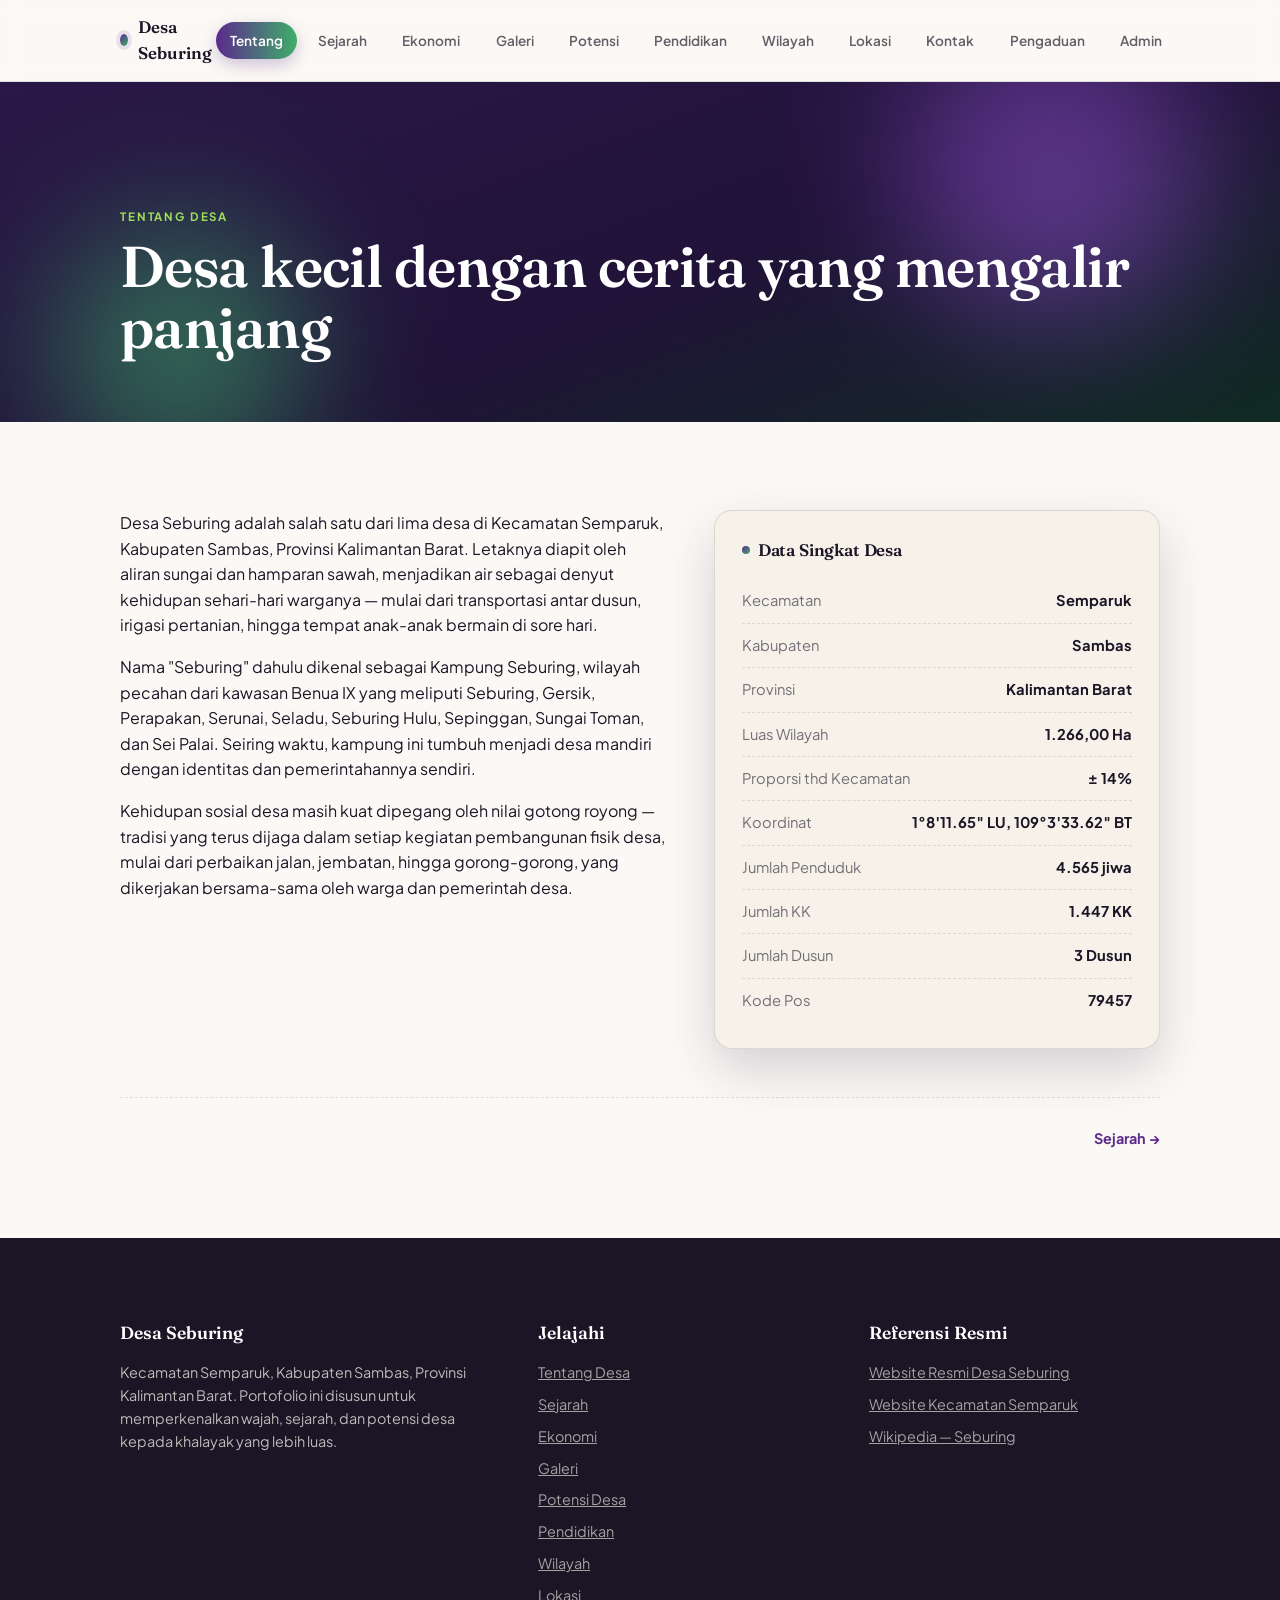
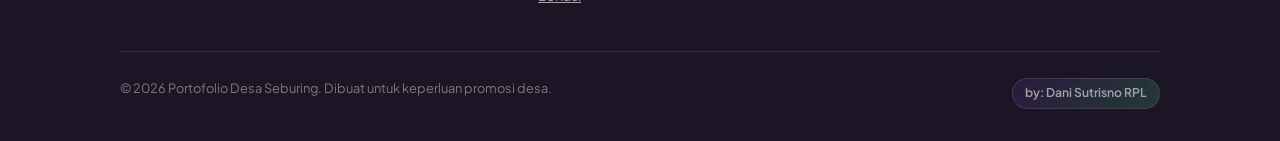
<file: tentang.html>
<!DOCTYPE html>
<html lang="id">
<head>
<meta charset="UTF-8">
<meta name="viewport" content="width=device-width, initial-scale=1.0">
<title>Tentang Desa — Desa Seburing</title>
<meta name="description" content="Profil, data wilayah, dan asal-usul Desa Seburing.">
<link rel="preconnect" href="https://fonts.googleapis.com">
<link rel="preconnect" href="https://fonts.gstatic.com" crossorigin>
<link href="https://fonts.googleapis.com/css2?family=Fraunces:ital,opsz,wght@0,9..144,300;0,9..144,500;0,9..144,600;0,9..144,700;1,9..144,500&family=Plus+Jakarta+Sans:wght@300;400;500;600;700;800&display=swap" rel="stylesheet">
<style>
  :root{
    --deep-purple:#2A1848;
    --royal-purple:#5B2A8C;
    --orchid:#8A4FC9;
    --teal-green:#157A5C;
    --leaf-green:#3FAE6B;
    --lime:#9FDD5C;
    --cream:#F6F2EA;
    --ink:#1B1526;
    --paper:#FBF9F5;
    --line: rgba(27,21,38,0.12);
    --shadow: 0 20px 50px rgba(42,24,72,0.18);
  }
  *{box-sizing:border-box;}
  html{scroll-behavior:smooth;}
  body{
    margin:0;
    font-family:'Plus Jakarta Sans', sans-serif;
    color:var(--ink);
    background:var(--paper);
    line-height:1.6;
    -webkit-font-smoothing:antialiased;
  }
  h1,h2,h3,.display{
    font-family:'Fraunces', serif;
    font-weight:600;
    letter-spacing:-0.01em;
    margin:0;
  }
  a{color:inherit;}
  img{max-width:100%;display:block;}
  .eyebrow{
    text-transform:uppercase;
    letter-spacing:0.16em;
    font-size:0.72rem;
    font-weight:700;
    color:var(--teal-green);
  }
  .wrap{
    max-width:1120px;
    margin:0 auto;
    padding:0 clamp(1.2rem, 4vw, 2.5rem);
  }

  /* ---------- NAV ---------- */
  nav{
    position:sticky; top:0; z-index:50;
    background:rgba(251,249,245,0.85);
    backdrop-filter:blur(10px);
    border-bottom:1px solid var(--line);
  }
  nav .wrap{
    display:flex; align-items:center; justify-content:space-between;
    padding-top:0.85rem; padding-bottom:0.85rem;
  }
  .brand{
    display:flex; align-items:center; gap:0.6rem;
    font-family:'Fraunces', serif; font-weight:600; font-size:1.05rem;
  }
  .brand .dot{
    width:12px;height:12px;border-radius:50%;
    background:linear-gradient(135deg, var(--royal-purple), var(--leaf-green));
    box-shadow:0 0 0 4px rgba(91,42,140,0.12);
  }
  nav ul{
    list-style:none; display:flex; gap:0.4rem; margin:0; padding:0;
    font-size:0.85rem; font-weight:600;
  }
  nav ul a{
    text-decoration:none; opacity:0.68; transition:all .2s;
    padding:0.5rem 0.9rem; border-radius:999px; display:block;
  }
  nav ul a:hover{opacity:1; background:rgba(91,42,140,0.08);}
  nav ul a.active{
    opacity:1; color:#fff;
    background:linear-gradient(90deg, var(--royal-purple), var(--leaf-green));
    box-shadow:0 6px 16px rgba(91,42,140,0.28);
  }
  .nav-toggle{display:none;}
  @media (max-width:760px){
    nav ul{
      position:fixed; inset:56px 0 auto 0; flex-direction:column; gap:0.3rem;
      background:var(--paper); border-bottom:1px solid var(--line);
      max-height:0; overflow:hidden; transition:max-height .3s ease;
      padding:0 0.8rem;
    }
    nav ul.open{max-height:460px; padding:0.6rem 0.8rem 1rem;}
    nav ul a{padding:0.85rem 1rem;}
    .nav-toggle{
      display:block; background:none; border:none; cursor:pointer;
      font-size:1.4rem; color:var(--royal-purple);
    }
  }

  /* ---------- HERO ---------- */
  .hero{
    position:relative;
    min-height:92vh;
    display:flex; align-items:flex-end;
    overflow:hidden;
    isolation:isolate;
  }
  .hero-img{
    position:absolute; inset:0; width:100%; height:100%;
    object-fit:cover; z-index:-2;
    filter:saturate(1.05);
  }
  .hero::before{
    content:"";
    position:absolute; inset:0; z-index:-1;
    background:
      linear-gradient(180deg, rgba(42,24,72,0.35) 0%, rgba(42,24,72,0.25) 35%, rgba(20,12,36,0.92) 100%),
      linear-gradient(115deg, rgba(91,42,140,0.55) 0%, rgba(21,122,92,0.05) 55%, rgba(63,174,107,0.45) 100%);
  }
  .hero-content{
    position:relative;
    padding:3.2rem clamp(1.2rem,4vw,2.5rem) 3.6rem;
    max-width:1120px; margin:0 auto; width:100%;
    color:#fff;
  }
  .hero-badge{
    display:inline-flex; align-items:center; gap:0.5rem;
    background:rgba(255,255,255,0.12);
    border:1px solid rgba(255,255,255,0.35);
    padding:0.4rem 0.9rem; border-radius:999px;
    font-size:0.74rem; letter-spacing:0.1em; text-transform:uppercase;
    font-weight:700; margin-bottom:1.4rem; backdrop-filter:blur(6px);
  }
  .hero h1{
    font-size:clamp(2.6rem, 7vw, 5.2rem);
    line-height:0.98;
    font-weight:600;
    color:#fff;
  }
  .hero h1 em{
    font-style:italic; font-weight:500;
    background:linear-gradient(90deg,#C9A2F3,#9FDD5C);
    -webkit-background-clip:text; background-clip:text; color:transparent;
  }
  .hero p.lede{
    max-width:34rem; margin-top:1.1rem;
    font-size:1.05rem; color:rgba(255,255,255,0.86); font-weight:400;
  }
  .hero-stats{
    display:flex; flex-wrap:wrap; gap:1.6rem clamp(1.6rem,4vw,3rem);
    margin-top:2.4rem;
    padding-top:1.8rem;
    border-top:1px solid rgba(255,255,255,0.22);
  }
  .hero-stats div .num{
    font-family:'Fraunces',serif; font-size:1.9rem; font-weight:600;
    background:linear-gradient(90deg,#D9BCF7,#B7E88C);
    -webkit-background-clip:text; background-clip:text; color:transparent;
  }
  .hero-stats div .lbl{font-size:0.76rem; color:rgba(255,255,255,0.7); text-transform:uppercase; letter-spacing:0.08em;}

  /* ---------- RIVER DIVIDER (signature element) ---------- */
  .river-divider{
    display:block; width:100%; height:auto; margin:0; line-height:0;
  }

  /* ---------- SECTION GENERIC ---------- */
  section{padding:5.5rem 0; scroll-margin-top:76px;}
  .section-head{max-width:38rem; margin-bottom:3rem;}
  .section-head h2{font-size:clamp(1.9rem,3.6vw,2.6rem); margin-top:0.5rem;}
  .section-head p{color:rgba(27,21,38,0.68); margin-top:0.9rem;}

  .bg-dark{
    position:relative; overflow:hidden;
    background:linear-gradient(160deg, var(--deep-purple) 0%, #201238 55%, #0F2B22 100%);
    color:#EFE9F7;
  }
  .bg-dark .eyebrow{color:var(--lime);}
  .bg-dark .section-head p{color:rgba(239,233,247,0.72);}
  .bg-dark h2{color:#fff;}

  /* ---------- ABOUT / SEJARAH LAYOUT ---------- */
  .about-grid{
    display:grid; grid-template-columns:1.1fr 0.9fr; gap:3rem; align-items:start;
  }
  @media(max-width:800px){.about-grid{grid-template-columns:1fr;}}
  .about-grid p{margin:0 0 1rem;}
  .fact-card{
    background:var(--cream);
    border:1px solid var(--line);
    border-radius:18px;
    padding:1.6rem 1.7rem;
    box-shadow:var(--shadow);
  }
  .fact-card h3{font-size:1.05rem; margin-bottom:1rem; display:flex; align-items:center; gap:0.5rem;}
  .fact-card h3::before{
    content:""; width:8px; height:8px; border-radius:50%;
    background:linear-gradient(135deg,var(--royal-purple),var(--leaf-green));
  }
  .fact-list{list-style:none; margin:0; padding:0; font-size:0.92rem;}
  .fact-list li{
    display:flex; justify-content:space-between; gap:1rem;
    padding:0.62rem 0; border-top:1px dashed var(--line);
  }
  .fact-list li:first-child{border-top:none;}
  .fact-list .k{color:rgba(27,21,38,0.6);}
  .fact-list .v{font-weight:700; text-align:right;}

  /* ---------- TIMELINE ---------- */
  .timeline{position:relative; margin-top:1rem; padding-left:1.6rem;}
  .timeline::before{
    content:""; position:absolute; left:5px; top:6px; bottom:6px; width:2px;
    background:linear-gradient(180deg,var(--royal-purple),var(--leaf-green));
  }
  .t-item{position:relative; padding-bottom:1.7rem;}
  .t-item:last-child{padding-bottom:0;}
  .t-item::before{
    content:""; position:absolute; left:-1.6rem; top:0.35rem;
    width:12px; height:12px; border-radius:50%;
    background:var(--paper); border:3px solid var(--royal-purple);
  }
  .t-item .yr{font-family:'Fraunces',serif; font-weight:600; color:var(--royal-purple); font-size:1.05rem;}
  .t-item p{margin:0.3rem 0 0; color:rgba(27,21,38,0.72); font-size:0.94rem;}

  /* ---------- GALLERY ---------- */
  .gallery-grid{
    display:grid; grid-template-columns:repeat(3,1fr); gap:1.3rem;
  }
  @media(max-width:900px){.gallery-grid{grid-template-columns:repeat(2,1fr);}}
  @media(max-width:560px){.gallery-grid{grid-template-columns:1fr;}}
  .g-card{
    position:relative; border-radius:20px; overflow:hidden;
    aspect-ratio:4/5; cursor:pointer;
    box-shadow:0 14px 34px rgba(15,20,15,0.35);
  }
  .g-card img{
    width:100%; height:100%; object-fit:cover;
    transition:transform .6s cubic-bezier(.2,.8,.2,1), filter .4s;
  }
  .g-card:hover img{transform:scale(1.08);}
  .g-card .g-overlay{
    position:absolute; inset:0;
    background:linear-gradient(180deg, rgba(20,10,36,0) 40%, rgba(20,10,36,0.88) 100%);
    display:flex; align-items:flex-end; padding:1.1rem;
  }
  .g-card .g-tag{
    font-size:0.66rem; text-transform:uppercase; letter-spacing:0.1em;
    color:var(--lime); font-weight:700; display:block; margin-bottom:0.25rem;
  }
  .g-card .g-title{color:#fff; font-family:'Fraunces',serif; font-size:1.15rem; font-weight:600;}
  .g-card.tall{grid-row:span 2; aspect-ratio:auto;}

  /* ---------- POTENSI ---------- */
  .potensi-grid{
    display:grid; grid-template-columns:repeat(2,1fr); gap:1.4rem;
  }
  @media(max-width:760px){.potensi-grid{grid-template-columns:1fr;}}
  .p-card{
    padding:1.8rem; border-radius:18px;
    background:rgba(255,255,255,0.04);
    border:1px solid rgba(239,233,247,0.14);
    transition:transform .3s, border-color .3s;
  }
  .p-card:hover{transform:translateY(-4px); border-color:rgba(159,221,92,0.5);}
  .p-card .p-icon{
    width:44px; height:44px; border-radius:12px; margin-bottom:1rem;
    display:flex; align-items:center; justify-content:center;
    background:linear-gradient(135deg, var(--royal-purple), var(--leaf-green));
    font-size:1.3rem;
  }
  .p-card h3{color:#fff; font-size:1.15rem; margin-bottom:0.5rem;}
  .p-card p{color:rgba(239,233,247,0.7); font-size:0.92rem; margin:0;}

  /* ---------- DUSUN STRIP ---------- */
  .dusun-strip{
    display:grid; grid-template-columns:repeat(3,1fr); gap:1.2rem; margin-top:1rem;
  }
  @media(max-width:700px){.dusun-strip{grid-template-columns:1fr;}}
  .dusun-card{
    border-radius:16px; padding:1.4rem;
    background:linear-gradient(155deg, rgba(91,42,140,0.08), rgba(63,174,107,0.08));
    border:1px solid var(--line);
  }
  .dusun-card .n{font-family:'Fraunces',serif; font-weight:600; font-size:1.2rem; color:var(--royal-purple);}

  /* ---------- SCHOOL PROFILE (image + story) ---------- */
  .school-profile{
    display:grid; grid-template-columns:0.9fr 1.1fr; gap:2.4rem; align-items:center;
    margin-top:3rem;
  }
  .school-profile.reverse{grid-template-columns:1.1fr 0.9fr;}
  .school-profile.reverse .school-photo{order:2;}
  @media(max-width:800px){
    .school-profile, .school-profile.reverse{grid-template-columns:1fr;}
    .school-profile.reverse .school-photo{order:0;}
  }
  .school-photo{
    position:relative; border-radius:20px; overflow:hidden;
    aspect-ratio:4/3; box-shadow:0 16px 36px rgba(42,24,72,0.18);
  }
  .school-photo img{width:100%; height:100%; object-fit:cover; transition:transform .6s cubic-bezier(.2,.8,.2,1);}
  .school-photo:hover img{transform:scale(1.06);}
  .school-photo .s-overlay{
    position:absolute; inset:0;
    background:linear-gradient(180deg, rgba(20,10,36,0) 50%, rgba(20,10,36,0.82) 100%);
    display:flex; align-items:flex-end; padding:1.1rem;
  }
  .school-photo .s-tag{
    font-size:0.66rem; text-transform:uppercase; letter-spacing:0.1em;
    color:var(--lime); font-weight:700; display:block; margin-bottom:0.25rem;
  }
  .school-photo .s-title{color:#fff; font-family:'Fraunces',serif; font-size:1.15rem; font-weight:600;}
  .school-text h3{font-size:1.35rem; margin-bottom:0.7rem;}
  .school-text p{font-size:0.95rem; color:rgba(27,21,38,0.72); margin:0 0 0.9rem;}
  .school-meta{
    display:flex; flex-wrap:wrap; gap:0.6rem; margin-top:1rem;
  }
  .school-meta span{
    font-size:0.78rem; font-weight:700; padding:0.4rem 0.8rem; border-radius:999px;
    background:linear-gradient(90deg, rgba(91,42,140,0.1), rgba(63,174,107,0.1));
    border:1px solid var(--line); color:var(--royal-purple);
  }

  /* ---------- CTA / FOOTER ---------- */
  footer{
    background:var(--ink); color:rgba(246,242,234,0.75);
    padding:3.6rem 0 2rem;
  }
  .footer-grid{
    display:grid; grid-template-columns:1.3fr 1fr 1fr; gap:2.5rem;
    padding-bottom:2.2rem; border-bottom:1px solid rgba(246,242,234,0.12);
  }
  @media(max-width:760px){.footer-grid{grid-template-columns:1fr; gap:1.8rem;}}
  footer h4{color:#fff; font-family:'Fraunces',serif; font-weight:600; font-size:1.1rem; margin-bottom:0.9rem;}
  footer ul{list-style:none; margin:0; padding:0; font-size:0.9rem;}
  footer li{margin-bottom:0.55rem; opacity:0.85;}
  .foot-bottom{
    display:flex; justify-content:space-between; flex-wrap:wrap; gap:0.8rem;
    padding-top:1.6rem; font-size:0.8rem; opacity:0.6;
  }
  .badge-credit{
    display:inline-flex; align-items:center; gap:0.4rem;
    padding:0.3rem 0.75rem; border-radius:999px;
    background:linear-gradient(135deg, rgba(91,42,140,0.4), rgba(63,174,107,0.4));
    border:1px solid rgba(246,242,234,0.2);
    font-weight:600; font-size:0.76rem; color:#fff;
  }

  .reveal{opacity:0; transform:translateY(22px); transition:opacity .7s ease, transform .7s ease;}
  .reveal.show{opacity:1; transform:none;}

  /* ---------- AMBIENT BLOBS (hero + dark section texture) ---------- */
  .blob{
    position:absolute; border-radius:50%; filter:blur(70px);
    opacity:0.55; pointer-events:none; z-index:-1;
    animation:drift 14s ease-in-out infinite alternate;
  }
  @keyframes drift{
    0%{ transform:translate(0,0) scale(1); }
    100%{ transform:translate(30px,-24px) scale(1.12); }
  }
  .scroll-cue{
    position:absolute; right:clamp(1.2rem,4vw,2.5rem); bottom:1.6rem;
    display:flex; flex-direction:column; align-items:center; gap:0.5rem;
    color:rgba(255,255,255,0.75); font-size:0.68rem; letter-spacing:0.14em; text-transform:uppercase;
    writing-mode:vertical-rl;
  }
  .scroll-cue .line{
    width:1px; height:46px;
    background:linear-gradient(180deg, rgba(255,255,255,0.85), transparent);
    writing-mode:horizontal-tb;
    animation:cue 2.2s ease-in-out infinite;
  }
  @keyframes cue{
    0%,100%{transform:scaleY(1); opacity:0.7;}
    50%{transform:scaleY(0.55); opacity:1;}
  }

  /* ---------- LOKASI / PETA ---------- */
  .map-shell{
    display:grid; grid-template-columns:0.95fr 1.05fr; gap:0; border-radius:22px;
    overflow:hidden; box-shadow:var(--shadow); border:1px solid var(--line);
  }
  @media(max-width:820px){.map-shell{grid-template-columns:1fr;}}
  .map-info{
    background:linear-gradient(165deg, var(--deep-purple), #17301F);
    color:#fff; padding:2.4rem clamp(1.4rem,4vw,2.4rem);
    display:flex; flex-direction:column; justify-content:center; gap:1.4rem;
  }
  .map-info .pin{
    width:46px; height:46px; border-radius:50%;
    background:linear-gradient(135deg,var(--orchid),var(--leaf-green));
    display:flex; align-items:center; justify-content:center; font-size:1.3rem;
  }
  .map-info h3{color:#fff; font-size:1.5rem;}
  .map-info p{color:rgba(255,255,255,0.72); font-size:0.94rem; margin:0;}
  .coord-chip{
    display:inline-flex; gap:0.5rem; align-items:center;
    font-family:'Fraunces',serif; font-size:0.95rem; font-weight:600;
    background:rgba(255,255,255,0.08); border:1px solid rgba(255,255,255,0.18);
    padding:0.55rem 0.9rem; border-radius:12px; width:fit-content;
  }
  .btn-maps{
    display:inline-flex; align-items:center; gap:0.55rem;
    background:linear-gradient(90deg,var(--orchid),var(--leaf-green));
    color:#fff; text-decoration:none; font-weight:700; font-size:0.92rem;
    padding:0.85rem 1.3rem; border-radius:999px; width:fit-content;
    box-shadow:0 10px 26px rgba(63,174,107,0.35);
    transition:transform .25s, box-shadow .25s;
  }
  .btn-maps:hover{transform:translateY(-2px); box-shadow:0 14px 32px rgba(63,174,107,0.45);}
  .map-frame{position:relative; min-height:340px;}
  .map-frame iframe{
    width:100%; height:100%; min-height:340px; border:0; display:block; filter:grayscale(0.1) contrast(1.05);
  }

  @media (prefers-reduced-motion: reduce){
    html{scroll-behavior:auto;}
    .reveal{opacity:1; transform:none; transition:none;}
    .g-card img{transition:none;}
    .blob{animation:none;}
    .scroll-cue .line{animation:none;}
  }

  /* ---------- PAGE HERO (secondary pages banner) ---------- */
  .page-hero{
    position:relative;
    padding:7.5rem clamp(1.2rem,4vw,2.5rem) 4rem;
    overflow:hidden; isolation:isolate;
    background:
      linear-gradient(160deg, var(--deep-purple) 0%, #201238 55%, #0F2B22 100%);
    color:#fff;
  }
  .page-hero .wrap{max-width:1120px;}
  .page-hero .eyebrow{color:var(--lime);}
  .page-hero h1{
    font-size:clamp(2.2rem, 5.5vw, 3.6rem);
    line-height:1.05; color:#fff; margin-top:0.6rem;
  }
  .page-hero p.lede{
    max-width:38rem; margin-top:1rem; font-size:1.02rem;
    color:rgba(255,255,255,0.82); font-weight:400;
  }
  .page-hero .blob{position:absolute;}

  /* ---------- HOME LINK GRID (index page) ---------- */
  .explore-grid{
    display:grid; grid-template-columns:repeat(4,1fr); gap:1.2rem;
  }
  @media(max-width:900px){.explore-grid{grid-template-columns:repeat(2,1fr);}}
  @media(max-width:520px){.explore-grid{grid-template-columns:1fr;}}
  .explore-card{
    display:block; text-decoration:none; padding:1.7rem 1.5rem;
    border-radius:18px; background:var(--cream); border:1px solid var(--line);
    transition:transform .25s, box-shadow .25s, border-color .25s;
  }
  .explore-card:hover{
    transform:translateY(-4px); box-shadow:var(--shadow);
    border-color:rgba(91,42,140,0.3);
  }
  .explore-card .e-icon{
    width:42px; height:42px; border-radius:12px; margin-bottom:0.9rem;
    display:flex; align-items:center; justify-content:center;
    background:linear-gradient(135deg, var(--royal-purple), var(--leaf-green));
    font-size:1.2rem;
  }
  .explore-card h3{font-size:1.05rem; margin-bottom:0.4rem;}
  .explore-card p{font-size:0.86rem; color:rgba(27,21,38,0.62); margin:0;}

  /* ---------- PAGE FOOTER NAV (prev/next) ---------- */
  .page-nav{
    display:flex; justify-content:space-between; flex-wrap:wrap; gap:1rem;
    margin-top:3rem; padding-top:1.8rem; border-top:1px dashed var(--line);
  }
  .page-nav a{
    text-decoration:none; font-weight:700; font-size:0.9rem;
    color:var(--royal-purple); display:inline-flex; align-items:center; gap:0.4rem;
  }
  .page-nav a:hover{color:var(--teal-green);}
</style>
</head>
<body>

<nav>
  <div class="wrap">
    <a href="index.html" class="brand" style="text-decoration:none;">
      <span class="dot"></span>Desa Seburing
    </a>

    <button
      class="nav-toggle"
      aria-label="Buka menu"
      onclick="document.getElementById('navlinks').classList.toggle('open')">
      ☰
    </button>

    <ul id="navlinks">
      <li><a href="tentang.html" class="active">Tentang</a></li>
      <li><a href="sejarah.html">Sejarah</a></li>
      <li><a href="ekonomi.html">Ekonomi</a></li>
      <li><a href="galeri.html">Galeri</a></li>
      <li><a href="potensi_desa.html">Potensi</a></li>
      <li><a href="pendidikan.html">Pendidikan</a></li>
      <li><a href="wilayah.html">Wilayah</a></li>
      <li><a href="lokasi.html">Lokasi</a></li>
      <li><a href="kontak.html">Kontak</a></li>
      <li><a href="pengaduan.html">Pengaduan</a></li>
      <li><a href="admin-login.html">Admin</a></li>
    </ul>
  </div>
</nav>

<header class="page-hero">
  <div class="blob" style="width:300px;height:300px; top:-60px; right:6%; background:var(--orchid);"></div>
  <div class="blob" style="width:260px;height:260px; bottom:-60px; left:4%; background:var(--leaf-green); animation-delay:4s;"></div>
  <div class="wrap">
    <span class="eyebrow">Tentang Desa</span>
    <h1>Desa kecil dengan cerita yang mengalir panjang</h1>
    
  </div>
</header>

<main>
<section id="tentang">
  <div class="wrap">
    <div class="about-grid">
      <div class="reveal">
        <p>Desa Seburing adalah salah satu dari lima desa di Kecamatan Semparuk, Kabupaten Sambas, Provinsi Kalimantan Barat. Letaknya diapit oleh aliran sungai dan hamparan sawah, menjadikan air sebagai denyut kehidupan sehari-hari warganya — mulai dari transportasi antar dusun, irigasi pertanian, hingga tempat anak-anak bermain di sore hari.</p>
        <p>Nama "Seburing" dahulu dikenal sebagai Kampung Seburing, wilayah pecahan dari kawasan Benua IX yang meliputi Seburing, Gersik, Perapakan, Serunai, Seladu, Seburing Hulu, Sepinggan, Sungai Toman, dan Sei Palai. Seiring waktu, kampung ini tumbuh menjadi desa mandiri dengan identitas dan pemerintahannya sendiri.</p>
        <p>Kehidupan sosial desa masih kuat dipegang oleh nilai gotong royong — tradisi yang terus dijaga dalam setiap kegiatan pembangunan fisik desa, mulai dari perbaikan jalan, jembatan, hingga gorong-gorong, yang dikerjakan bersama-sama oleh warga dan pemerintah desa.</p>
      </div>
      <div class="fact-card reveal">
        <h3>Data Singkat Desa</h3>
        <ul class="fact-list">
          <li><span class="k">Kecamatan</span><span class="v">Semparuk</span></li>
          <li><span class="k">Kabupaten</span><span class="v">Sambas</span></li>
          <li><span class="k">Provinsi</span><span class="v">Kalimantan Barat</span></li>
          <li><span class="k">Luas Wilayah</span><span class="v">1.266,00 Ha</span></li>
          <li><span class="k">Proporsi thd Kecamatan</span><span class="v">± 14%</span></li>
          <li><span class="k">Koordinat</span><span class="v">1°8′11.65″ LU, 109°3′33.62″ BT</span></li>
          <li><span class="k">Jumlah Penduduk</span><span class="v">4.565 jiwa</span></li>
          <li><span class="k">Jumlah KK</span><span class="v">1.447 KK</span></li>
          <li><span class="k">Jumlah Dusun</span><span class="v">3 Dusun</span></li>
          <li><span class="k">Kode Pos</span><span class="v">79457</span></li>
        </ul>
      </div>
    </div>

    <div class="page-nav reveal">
      <span></span>
      <a href="sejarah.html">Sejarah →</a>
    </div>

  </div>
</section>
</main>

<footer id="footer-info">
  <div class="wrap">
    <div class="footer-grid">
      <div>
        <h4>Desa Seburing</h4>
        <p style="font-size:0.9rem; max-width:24rem;">Kecamatan Semparuk, Kabupaten Sambas, Provinsi Kalimantan Barat. Portofolio ini disusun untuk memperkenalkan wajah, sejarah, dan potensi desa kepada khalayak yang lebih luas.</p>
      </div>
      <div>
        <h4>Jelajahi</h4>
        <ul>
          <li><a href="tentang.html">Tentang Desa</a></li>
          <li><a href="sejarah.html">Sejarah</a></li>
          <li><a href="ekonomi.html">Ekonomi</a></li>
          <li><a href="galeri.html">Galeri</a></li>
          <li><a href="potensi_desa.html">Potensi Desa</a></li>
          <li><a href="pendidikan.html">Pendidikan</a></li>
          <li><a href="wilayah.html">Wilayah</a></li>
          <li><a href="lokasi.html">Lokasi</a></li>
        </ul>
      </div>
      <div>
        <h4>Referensi Resmi</h4>
        <ul>
          <li><a href="https://seburing.semparuk.id/" target="_blank" rel="noopener">Website Resmi Desa Seburing</a></li>
          <li><a href="https://semparuk.id/" target="_blank" rel="noopener">Website Kecamatan Semparuk</a></li>
          <li><a href="https://id.wikipedia.org/wiki/Seburing,_Semparuk,_Sambas" target="_blank" rel="noopener">Wikipedia — Seburing</a></li>
        </ul>
      </div>
    </div>
    <div class="foot-bottom">
      <span>© 2026 Portofolio Desa Seburing. Dibuat untuk keperluan promosi desa.</span>
      <span class="badge-credit">by: Dani Sutrisno RPL</span>
    </div>
  </div>
</footer>

<script>
// Desa Seburing — shared script (multi-page version)

document.addEventListener('DOMContentLoaded', function () {
  // mobile menu toggle
  var toggleBtn = document.querySelector('.nav-toggle');
  var navlinks = document.getElementById('navlinks');
  if (toggleBtn && navlinks) {
    toggleBtn.addEventListener('click', function () {
      navlinks.classList.toggle('open');
    });
    navlinks.querySelectorAll('a').forEach(function (a) {
      a.addEventListener('click', function () { navlinks.classList.remove('open'); });
    });
  }

  // subtle parallax on hero/page-hero blobs, respects reduced motion
  var prefersReduced = window.matchMedia('(prefers-reduced-motion: reduce)').matches;
  if (!prefersReduced) {
    document.querySelectorAll('.hero, .page-hero, .bg-dark').forEach(function (heroEl) {
      var blobs = heroEl.querySelectorAll('.blob');
      if (!blobs.length) return;
      heroEl.addEventListener('mousemove', function (e) {
        var rect = heroEl.getBoundingClientRect();
        var x = ((e.clientX - rect.left) / rect.width - 0.5) * 20;
        var y = ((e.clientY - rect.top) / rect.height - 0.5) * 20;
        blobs.forEach(function (b, i) {
          b.style.transform = 'translate(' + x * (i + 1) + 'px, ' + y * (i + 1) + 'px)';
        });
      });
    });
  }

  // reveal on scroll
  var items = document.querySelectorAll('.reveal');
  if (items.length) {
    var io = new IntersectionObserver(function (entries) {
      entries.forEach(function (e) {
        if (e.isIntersecting) { e.target.classList.add('show'); io.unobserve(e.target); }
      });
    }, { threshold: 0.15 });
    items.forEach(function (i) { io.observe(i); });
  }

  // === Form Kontak -> Google Sheets (lewat Google Apps Script) ===
  // Ganti URL di bawah ini dengan URL Web App hasil Deploy Apps Script kamu
  var SCRIPT_URL = "https://script.google.com/macros/s/XXXXXXXXXXXX/exec";

  var formKontak = document.getElementById('formKontak');
  if (formKontak) {
    formKontak.addEventListener('submit', function (e) {
      e.preventDefault();

      var namaEl = document.getElementById('nama');
      var emailEl = document.getElementById('email');
      var pesanEl = document.getElementById('pesan');
      var status = document.getElementById('statusKirim');
      var submitBtn = formKontak.querySelector('button[type="submit"]');

      var data = {
        nama: namaEl ? namaEl.value : '',
        email: emailEl ? emailEl.value : '',
        pesan: pesanEl ? pesanEl.value : ''
      };

      if (status) status.textContent = 'Mengirim...';
      if (submitBtn) submitBtn.disabled = true;

      fetch(SCRIPT_URL, {
        method: 'POST',
        headers: { 'Content-Type': 'text/plain;charset=utf-8' },
        body: JSON.stringify(data)
      })
        .then(function (res) { return res.json(); })
        .then(function (res) {
          if (res.result === 'success') {
            if (status) status.textContent = 'Pesan terkirim, terima kasih!';
            formKontak.reset();
          } else {
            if (status) status.textContent = 'Gagal mengirim pesan. Coba lagi.';
          }
        })
        .catch(function () {
          if (status) status.textContent = 'Terjadi kesalahan jaringan.';
        })
        .finally(function () {
          if (submitBtn) submitBtn.disabled = false;
        });
    });
  }
});
</script>
</body>
</html>
</file>
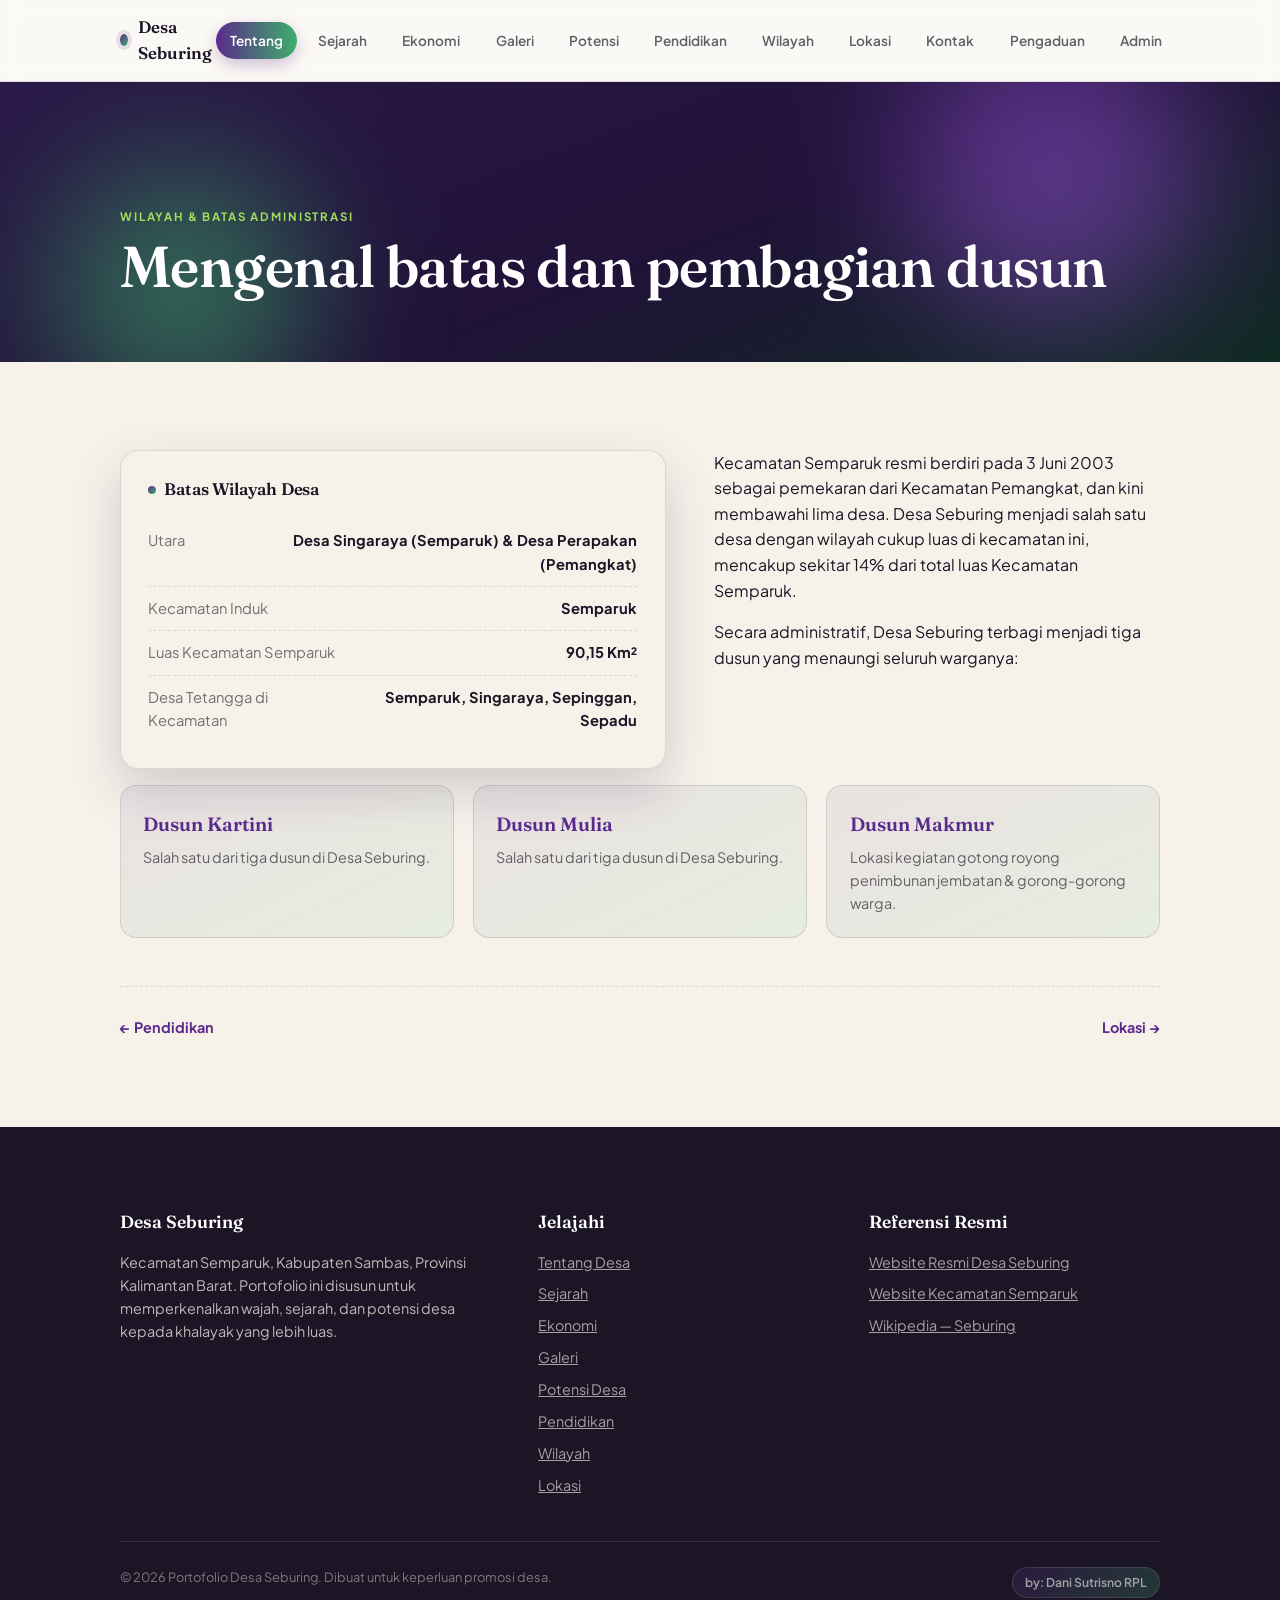
<file: wilayah.html>
<!DOCTYPE html>
<html lang="id">
<head>
<meta charset="UTF-8">
<meta name="viewport" content="width=device-width, initial-scale=1.0">
<title>Wilayah & Batas Administrasi — Desa Seburing</title>
<meta name="description" content="Batas wilayah, posisi dalam Kecamatan Semparuk, dan pembagian tiga dusun Desa Seburing.">
<link rel="preconnect" href="https://fonts.googleapis.com">
<link rel="preconnect" href="https://fonts.gstatic.com" crossorigin>
<link href="https://fonts.googleapis.com/css2?family=Fraunces:ital,opsz,wght@0,9..144,300;0,9..144,500;0,9..144,600;0,9..144,700;1,9..144,500&family=Plus+Jakarta+Sans:wght@300;400;500;600;700;800&display=swap" rel="stylesheet">
<style>
  :root{
    --deep-purple:#2A1848;
    --royal-purple:#5B2A8C;
    --orchid:#8A4FC9;
    --teal-green:#157A5C;
    --leaf-green:#3FAE6B;
    --lime:#9FDD5C;
    --cream:#F6F2EA;
    --ink:#1B1526;
    --paper:#FBF9F5;
    --line: rgba(27,21,38,0.12);
    --shadow: 0 20px 50px rgba(42,24,72,0.18);
  }
  *{box-sizing:border-box;}
  html{scroll-behavior:smooth;}
  body{
    margin:0;
    font-family:'Plus Jakarta Sans', sans-serif;
    color:var(--ink);
    background:var(--paper);
    line-height:1.6;
    -webkit-font-smoothing:antialiased;
  }
  h1,h2,h3,.display{
    font-family:'Fraunces', serif;
    font-weight:600;
    letter-spacing:-0.01em;
    margin:0;
  }
  a{color:inherit;}
  img{max-width:100%;display:block;}
  .eyebrow{
    text-transform:uppercase;
    letter-spacing:0.16em;
    font-size:0.72rem;
    font-weight:700;
    color:var(--teal-green);
  }
  .wrap{
    max-width:1120px;
    margin:0 auto;
    padding:0 clamp(1.2rem, 4vw, 2.5rem);
  }

  /* ---------- NAV ---------- */
  nav{
    position:sticky; top:0; z-index:50;
    background:rgba(251,249,245,0.85);
    backdrop-filter:blur(10px);
    border-bottom:1px solid var(--line);
  }
  nav .wrap{
    display:flex; align-items:center; justify-content:space-between;
    padding-top:0.85rem; padding-bottom:0.85rem;
  }
  .brand{
    display:flex; align-items:center; gap:0.6rem;
    font-family:'Fraunces', serif; font-weight:600; font-size:1.05rem;
  }
  .brand .dot{
    width:12px;height:12px;border-radius:50%;
    background:linear-gradient(135deg, var(--royal-purple), var(--leaf-green));
    box-shadow:0 0 0 4px rgba(91,42,140,0.12);
  }
  nav ul{
    list-style:none; display:flex; gap:0.4rem; margin:0; padding:0;
    font-size:0.85rem; font-weight:600;
  }
  nav ul a{
    text-decoration:none; opacity:0.68; transition:all .2s;
    padding:0.5rem 0.9rem; border-radius:999px; display:block;
  }
  nav ul a:hover{opacity:1; background:rgba(91,42,140,0.08);}
  nav ul a.active{
    opacity:1; color:#fff;
    background:linear-gradient(90deg, var(--royal-purple), var(--leaf-green));
    box-shadow:0 6px 16px rgba(91,42,140,0.28);
  }
  .nav-toggle{display:none;}
  @media (max-width:760px){
    nav ul{
      position:fixed; inset:56px 0 auto 0; flex-direction:column; gap:0.3rem;
      background:var(--paper); border-bottom:1px solid var(--line);
      max-height:0; overflow:hidden; transition:max-height .3s ease;
      padding:0 0.8rem;
    }
    nav ul.open{max-height:460px; padding:0.6rem 0.8rem 1rem;}
    nav ul a{padding:0.85rem 1rem;}
    .nav-toggle{
      display:block; background:none; border:none; cursor:pointer;
      font-size:1.4rem; color:var(--royal-purple);
    }
  }

  /* ---------- HERO ---------- */
  .hero{
    position:relative;
    min-height:92vh;
    display:flex; align-items:flex-end;
    overflow:hidden;
    isolation:isolate;
  }
  .hero-img{
    position:absolute; inset:0; width:100%; height:100%;
    object-fit:cover; z-index:-2;
    filter:saturate(1.05);
  }
  .hero::before{
    content:"";
    position:absolute; inset:0; z-index:-1;
    background:
      linear-gradient(180deg, rgba(42,24,72,0.35) 0%, rgba(42,24,72,0.25) 35%, rgba(20,12,36,0.92) 100%),
      linear-gradient(115deg, rgba(91,42,140,0.55) 0%, rgba(21,122,92,0.05) 55%, rgba(63,174,107,0.45) 100%);
  }
  .hero-content{
    position:relative;
    padding:3.2rem clamp(1.2rem,4vw,2.5rem) 3.6rem;
    max-width:1120px; margin:0 auto; width:100%;
    color:#fff;
  }
  .hero-badge{
    display:inline-flex; align-items:center; gap:0.5rem;
    background:rgba(255,255,255,0.12);
    border:1px solid rgba(255,255,255,0.35);
    padding:0.4rem 0.9rem; border-radius:999px;
    font-size:0.74rem; letter-spacing:0.1em; text-transform:uppercase;
    font-weight:700; margin-bottom:1.4rem; backdrop-filter:blur(6px);
  }
  .hero h1{
    font-size:clamp(2.6rem, 7vw, 5.2rem);
    line-height:0.98;
    font-weight:600;
    color:#fff;
  }
  .hero h1 em{
    font-style:italic; font-weight:500;
    background:linear-gradient(90deg,#C9A2F3,#9FDD5C);
    -webkit-background-clip:text; background-clip:text; color:transparent;
  }
  .hero p.lede{
    max-width:34rem; margin-top:1.1rem;
    font-size:1.05rem; color:rgba(255,255,255,0.86); font-weight:400;
  }
  .hero-stats{
    display:flex; flex-wrap:wrap; gap:1.6rem clamp(1.6rem,4vw,3rem);
    margin-top:2.4rem;
    padding-top:1.8rem;
    border-top:1px solid rgba(255,255,255,0.22);
  }
  .hero-stats div .num{
    font-family:'Fraunces',serif; font-size:1.9rem; font-weight:600;
    background:linear-gradient(90deg,#D9BCF7,#B7E88C);
    -webkit-background-clip:text; background-clip:text; color:transparent;
  }
  .hero-stats div .lbl{font-size:0.76rem; color:rgba(255,255,255,0.7); text-transform:uppercase; letter-spacing:0.08em;}

  /* ---------- RIVER DIVIDER (signature element) ---------- */
  .river-divider{
    display:block; width:100%; height:auto; margin:0; line-height:0;
  }

  /* ---------- SECTION GENERIC ---------- */
  section{padding:5.5rem 0; scroll-margin-top:76px;}
  .section-head{max-width:38rem; margin-bottom:3rem;}
  .section-head h2{font-size:clamp(1.9rem,3.6vw,2.6rem); margin-top:0.5rem;}
  .section-head p{color:rgba(27,21,38,0.68); margin-top:0.9rem;}

  .bg-dark{
    position:relative; overflow:hidden;
    background:linear-gradient(160deg, var(--deep-purple) 0%, #201238 55%, #0F2B22 100%);
    color:#EFE9F7;
  }
  .bg-dark .eyebrow{color:var(--lime);}
  .bg-dark .section-head p{color:rgba(239,233,247,0.72);}
  .bg-dark h2{color:#fff;}

  /* ---------- ABOUT / SEJARAH LAYOUT ---------- */
  .about-grid{
    display:grid; grid-template-columns:1.1fr 0.9fr; gap:3rem; align-items:start;
  }
  @media(max-width:800px){.about-grid{grid-template-columns:1fr;}}
  .about-grid p{margin:0 0 1rem;}
  .fact-card{
    background:var(--cream);
    border:1px solid var(--line);
    border-radius:18px;
    padding:1.6rem 1.7rem;
    box-shadow:var(--shadow);
  }
  .fact-card h3{font-size:1.05rem; margin-bottom:1rem; display:flex; align-items:center; gap:0.5rem;}
  .fact-card h3::before{
    content:""; width:8px; height:8px; border-radius:50%;
    background:linear-gradient(135deg,var(--royal-purple),var(--leaf-green));
  }
  .fact-list{list-style:none; margin:0; padding:0; font-size:0.92rem;}
  .fact-list li{
    display:flex; justify-content:space-between; gap:1rem;
    padding:0.62rem 0; border-top:1px dashed var(--line);
  }
  .fact-list li:first-child{border-top:none;}
  .fact-list .k{color:rgba(27,21,38,0.6);}
  .fact-list .v{font-weight:700; text-align:right;}

  /* ---------- TIMELINE ---------- */
  .timeline{position:relative; margin-top:1rem; padding-left:1.6rem;}
  .timeline::before{
    content:""; position:absolute; left:5px; top:6px; bottom:6px; width:2px;
    background:linear-gradient(180deg,var(--royal-purple),var(--leaf-green));
  }
  .t-item{position:relative; padding-bottom:1.7rem;}
  .t-item:last-child{padding-bottom:0;}
  .t-item::before{
    content:""; position:absolute; left:-1.6rem; top:0.35rem;
    width:12px; height:12px; border-radius:50%;
    background:var(--paper); border:3px solid var(--royal-purple);
  }
  .t-item .yr{font-family:'Fraunces',serif; font-weight:600; color:var(--royal-purple); font-size:1.05rem;}
  .t-item p{margin:0.3rem 0 0; color:rgba(27,21,38,0.72); font-size:0.94rem;}

  /* ---------- GALLERY ---------- */
  .gallery-grid{
    display:grid; grid-template-columns:repeat(3,1fr); gap:1.3rem;
  }
  @media(max-width:900px){.gallery-grid{grid-template-columns:repeat(2,1fr);}}
  @media(max-width:560px){.gallery-grid{grid-template-columns:1fr;}}
  .g-card{
    position:relative; border-radius:20px; overflow:hidden;
    aspect-ratio:4/5; cursor:pointer;
    box-shadow:0 14px 34px rgba(15,20,15,0.35);
  }
  .g-card img{
    width:100%; height:100%; object-fit:cover;
    transition:transform .6s cubic-bezier(.2,.8,.2,1), filter .4s;
  }
  .g-card:hover img{transform:scale(1.08);}
  .g-card .g-overlay{
    position:absolute; inset:0;
    background:linear-gradient(180deg, rgba(20,10,36,0) 40%, rgba(20,10,36,0.88) 100%);
    display:flex; align-items:flex-end; padding:1.1rem;
  }
  .g-card .g-tag{
    font-size:0.66rem; text-transform:uppercase; letter-spacing:0.1em;
    color:var(--lime); font-weight:700; display:block; margin-bottom:0.25rem;
  }
  .g-card .g-title{color:#fff; font-family:'Fraunces',serif; font-size:1.15rem; font-weight:600;}
  .g-card.tall{grid-row:span 2; aspect-ratio:auto;}

  /* ---------- POTENSI ---------- */
  .potensi-grid{
    display:grid; grid-template-columns:repeat(2,1fr); gap:1.4rem;
  }
  @media(max-width:760px){.potensi-grid{grid-template-columns:1fr;}}
  .p-card{
    padding:1.8rem; border-radius:18px;
    background:rgba(255,255,255,0.04);
    border:1px solid rgba(239,233,247,0.14);
    transition:transform .3s, border-color .3s;
  }
  .p-card:hover{transform:translateY(-4px); border-color:rgba(159,221,92,0.5);}
  .p-card .p-icon{
    width:44px; height:44px; border-radius:12px; margin-bottom:1rem;
    display:flex; align-items:center; justify-content:center;
    background:linear-gradient(135deg, var(--royal-purple), var(--leaf-green));
    font-size:1.3rem;
  }
  .p-card h3{color:#fff; font-size:1.15rem; margin-bottom:0.5rem;}
  .p-card p{color:rgba(239,233,247,0.7); font-size:0.92rem; margin:0;}

  /* ---------- DUSUN STRIP ---------- */
  .dusun-strip{
    display:grid; grid-template-columns:repeat(3,1fr); gap:1.2rem; margin-top:1rem;
  }
  @media(max-width:700px){.dusun-strip{grid-template-columns:1fr;}}
  .dusun-card{
    border-radius:16px; padding:1.4rem;
    background:linear-gradient(155deg, rgba(91,42,140,0.08), rgba(63,174,107,0.08));
    border:1px solid var(--line);
  }
  .dusun-card .n{font-family:'Fraunces',serif; font-weight:600; font-size:1.2rem; color:var(--royal-purple);}

  /* ---------- SCHOOL PROFILE (image + story) ---------- */
  .school-profile{
    display:grid; grid-template-columns:0.9fr 1.1fr; gap:2.4rem; align-items:center;
    margin-top:3rem;
  }
  .school-profile.reverse{grid-template-columns:1.1fr 0.9fr;}
  .school-profile.reverse .school-photo{order:2;}
  @media(max-width:800px){
    .school-profile, .school-profile.reverse{grid-template-columns:1fr;}
    .school-profile.reverse .school-photo{order:0;}
  }
  .school-photo{
    position:relative; border-radius:20px; overflow:hidden;
    aspect-ratio:4/3; box-shadow:0 16px 36px rgba(42,24,72,0.18);
  }
  .school-photo img{width:100%; height:100%; object-fit:cover; transition:transform .6s cubic-bezier(.2,.8,.2,1);}
  .school-photo:hover img{transform:scale(1.06);}
  .school-photo .s-overlay{
    position:absolute; inset:0;
    background:linear-gradient(180deg, rgba(20,10,36,0) 50%, rgba(20,10,36,0.82) 100%);
    display:flex; align-items:flex-end; padding:1.1rem;
  }
  .school-photo .s-tag{
    font-size:0.66rem; text-transform:uppercase; letter-spacing:0.1em;
    color:var(--lime); font-weight:700; display:block; margin-bottom:0.25rem;
  }
  .school-photo .s-title{color:#fff; font-family:'Fraunces',serif; font-size:1.15rem; font-weight:600;}
  .school-text h3{font-size:1.35rem; margin-bottom:0.7rem;}
  .school-text p{font-size:0.95rem; color:rgba(27,21,38,0.72); margin:0 0 0.9rem;}
  .school-meta{
    display:flex; flex-wrap:wrap; gap:0.6rem; margin-top:1rem;
  }
  .school-meta span{
    font-size:0.78rem; font-weight:700; padding:0.4rem 0.8rem; border-radius:999px;
    background:linear-gradient(90deg, rgba(91,42,140,0.1), rgba(63,174,107,0.1));
    border:1px solid var(--line); color:var(--royal-purple);
  }

  /* ---------- CTA / FOOTER ---------- */
  footer{
    background:var(--ink); color:rgba(246,242,234,0.75);
    padding:3.6rem 0 2rem;
  }
  .footer-grid{
    display:grid; grid-template-columns:1.3fr 1fr 1fr; gap:2.5rem;
    padding-bottom:2.2rem; border-bottom:1px solid rgba(246,242,234,0.12);
  }
  @media(max-width:760px){.footer-grid{grid-template-columns:1fr; gap:1.8rem;}}
  footer h4{color:#fff; font-family:'Fraunces',serif; font-weight:600; font-size:1.1rem; margin-bottom:0.9rem;}
  footer ul{list-style:none; margin:0; padding:0; font-size:0.9rem;}
  footer li{margin-bottom:0.55rem; opacity:0.85;}
  .foot-bottom{
    display:flex; justify-content:space-between; flex-wrap:wrap; gap:0.8rem;
    padding-top:1.6rem; font-size:0.8rem; opacity:0.6;
  }
  .badge-credit{
    display:inline-flex; align-items:center; gap:0.4rem;
    padding:0.3rem 0.75rem; border-radius:999px;
    background:linear-gradient(135deg, rgba(91,42,140,0.4), rgba(63,174,107,0.4));
    border:1px solid rgba(246,242,234,0.2);
    font-weight:600; font-size:0.76rem; color:#fff;
  }

  .reveal{opacity:0; transform:translateY(22px); transition:opacity .7s ease, transform .7s ease;}
  .reveal.show{opacity:1; transform:none;}

  /* ---------- AMBIENT BLOBS (hero + dark section texture) ---------- */
  .blob{
    position:absolute; border-radius:50%; filter:blur(70px);
    opacity:0.55; pointer-events:none; z-index:-1;
    animation:drift 14s ease-in-out infinite alternate;
  }
  @keyframes drift{
    0%{ transform:translate(0,0) scale(1); }
    100%{ transform:translate(30px,-24px) scale(1.12); }
  }
  .scroll-cue{
    position:absolute; right:clamp(1.2rem,4vw,2.5rem); bottom:1.6rem;
    display:flex; flex-direction:column; align-items:center; gap:0.5rem;
    color:rgba(255,255,255,0.75); font-size:0.68rem; letter-spacing:0.14em; text-transform:uppercase;
    writing-mode:vertical-rl;
  }
  .scroll-cue .line{
    width:1px; height:46px;
    background:linear-gradient(180deg, rgba(255,255,255,0.85), transparent);
    writing-mode:horizontal-tb;
    animation:cue 2.2s ease-in-out infinite;
  }
  @keyframes cue{
    0%,100%{transform:scaleY(1); opacity:0.7;}
    50%{transform:scaleY(0.55); opacity:1;}
  }

  /* ---------- LOKASI / PETA ---------- */
  .map-shell{
    display:grid; grid-template-columns:0.95fr 1.05fr; gap:0; border-radius:22px;
    overflow:hidden; box-shadow:var(--shadow); border:1px solid var(--line);
  }
  @media(max-width:820px){.map-shell{grid-template-columns:1fr;}}
  .map-info{
    background:linear-gradient(165deg, var(--deep-purple), #17301F);
    color:#fff; padding:2.4rem clamp(1.4rem,4vw,2.4rem);
    display:flex; flex-direction:column; justify-content:center; gap:1.4rem;
  }
  .map-info .pin{
    width:46px; height:46px; border-radius:50%;
    background:linear-gradient(135deg,var(--orchid),var(--leaf-green));
    display:flex; align-items:center; justify-content:center; font-size:1.3rem;
  }
  .map-info h3{color:#fff; font-size:1.5rem;}
  .map-info p{color:rgba(255,255,255,0.72); font-size:0.94rem; margin:0;}
  .coord-chip{
    display:inline-flex; gap:0.5rem; align-items:center;
    font-family:'Fraunces',serif; font-size:0.95rem; font-weight:600;
    background:rgba(255,255,255,0.08); border:1px solid rgba(255,255,255,0.18);
    padding:0.55rem 0.9rem; border-radius:12px; width:fit-content;
  }
  .btn-maps{
    display:inline-flex; align-items:center; gap:0.55rem;
    background:linear-gradient(90deg,var(--orchid),var(--leaf-green));
    color:#fff; text-decoration:none; font-weight:700; font-size:0.92rem;
    padding:0.85rem 1.3rem; border-radius:999px; width:fit-content;
    box-shadow:0 10px 26px rgba(63,174,107,0.35);
    transition:transform .25s, box-shadow .25s;
  }
  .btn-maps:hover{transform:translateY(-2px); box-shadow:0 14px 32px rgba(63,174,107,0.45);}
  .map-frame{position:relative; min-height:340px;}
  .map-frame iframe{
    width:100%; height:100%; min-height:340px; border:0; display:block; filter:grayscale(0.1) contrast(1.05);
  }

  @media (prefers-reduced-motion: reduce){
    html{scroll-behavior:auto;}
    .reveal{opacity:1; transform:none; transition:none;}
    .g-card img{transition:none;}
    .blob{animation:none;}
    .scroll-cue .line{animation:none;}
  }

  /* ---------- PAGE HERO (secondary pages banner) ---------- */
  .page-hero{
    position:relative;
    padding:7.5rem clamp(1.2rem,4vw,2.5rem) 4rem;
    overflow:hidden; isolation:isolate;
    background:
      linear-gradient(160deg, var(--deep-purple) 0%, #201238 55%, #0F2B22 100%);
    color:#fff;
  }
  .page-hero .wrap{max-width:1120px;}
  .page-hero .eyebrow{color:var(--lime);}
  .page-hero h1{
    font-size:clamp(2.2rem, 5.5vw, 3.6rem);
    line-height:1.05; color:#fff; margin-top:0.6rem;
  }
  .page-hero p.lede{
    max-width:38rem; margin-top:1rem; font-size:1.02rem;
    color:rgba(255,255,255,0.82); font-weight:400;
  }
  .page-hero .blob{position:absolute;}

  /* ---------- HOME LINK GRID (index page) ---------- */
  .explore-grid{
    display:grid; grid-template-columns:repeat(4,1fr); gap:1.2rem;
  }
  @media(max-width:900px){.explore-grid{grid-template-columns:repeat(2,1fr);}}
  @media(max-width:520px){.explore-grid{grid-template-columns:1fr;}}
  .explore-card{
    display:block; text-decoration:none; padding:1.7rem 1.5rem;
    border-radius:18px; background:var(--cream); border:1px solid var(--line);
    transition:transform .25s, box-shadow .25s, border-color .25s;
  }
  .explore-card:hover{
    transform:translateY(-4px); box-shadow:var(--shadow);
    border-color:rgba(91,42,140,0.3);
  }
  .explore-card .e-icon{
    width:42px; height:42px; border-radius:12px; margin-bottom:0.9rem;
    display:flex; align-items:center; justify-content:center;
    background:linear-gradient(135deg, var(--royal-purple), var(--leaf-green));
    font-size:1.2rem;
  }
  .explore-card h3{font-size:1.05rem; margin-bottom:0.4rem;}
  .explore-card p{font-size:0.86rem; color:rgba(27,21,38,0.62); margin:0;}

  /* ---------- PAGE FOOTER NAV (prev/next) ---------- */
  .page-nav{
    display:flex; justify-content:space-between; flex-wrap:wrap; gap:1rem;
    margin-top:3rem; padding-top:1.8rem; border-top:1px dashed var(--line);
  }
  .page-nav a{
    text-decoration:none; font-weight:700; font-size:0.9rem;
    color:var(--royal-purple); display:inline-flex; align-items:center; gap:0.4rem;
  }
  .page-nav a:hover{color:var(--teal-green);}
</style>
</head>
<body>

<nav>
  <div class="wrap">
    <a href="index.html" class="brand" style="text-decoration:none;">
      <span class="dot"></span>Desa Seburing
    </a>

    <button
      class="nav-toggle"
      aria-label="Buka menu"
      onclick="document.getElementById('navlinks').classList.toggle('open')">
      ☰
    </button>

    <ul id="navlinks">
      <li><a href="tentang.html" class="active">Tentang</a></li>
      <li><a href="sejarah.html">Sejarah</a></li>
      <li><a href="ekonomi.html">Ekonomi</a></li>
      <li><a href="galeri.html">Galeri</a></li>
      <li><a href="potensi_desa.html">Potensi</a></li>
      <li><a href="pendidikan.html">Pendidikan</a></li>
      <li><a href="wilayah.html">Wilayah</a></li>
      <li><a href="lokasi.html">Lokasi</a></li>
      <li><a href="kontak.html">Kontak</a></li>
      <li><a href="pengaduan.html">Pengaduan</a></li>
      <li><a href="admin-login.html">Admin</a></li>
    </ul>
  </div>
</nav>

<header class="page-hero">
  <div class="blob" style="width:300px;height:300px; top:-60px; right:6%; background:var(--orchid);"></div>
  <div class="blob" style="width:260px;height:260px; bottom:-60px; left:4%; background:var(--leaf-green); animation-delay:4s;"></div>
  <div class="wrap">
    <span class="eyebrow">Wilayah & Batas Administrasi</span>
    <h1>Mengenal batas dan pembagian dusun</h1>
    
  </div>
</header>

<main>
<section id="wilayah" style="background:var(--cream);">
  <div class="wrap">
    <div class="about-grid reveal">
      <div class="fact-card">
        <h3>Batas Wilayah Desa</h3>
        <ul class="fact-list">
          <li><span class="k">Utara</span><span class="v">Desa Singaraya (Semparuk) & Desa Perapakan (Pemangkat)</span></li>
          <li><span class="k">Kecamatan Induk</span><span class="v">Semparuk</span></li>
          <li><span class="k">Luas Kecamatan Semparuk</span><span class="v">90,15 Km²</span></li>
          <li><span class="k">Desa Tetangga di Kecamatan</span><span class="v">Semparuk, Singaraya, Sepinggan, Sepadu</span></li>
        </ul>
      </div>
      <div>
        <p>Kecamatan Semparuk resmi berdiri pada 3 Juni 2003 sebagai pemekaran dari Kecamatan Pemangkat, dan kini membawahi lima desa. Desa Seburing menjadi salah satu desa dengan wilayah cukup luas di kecamatan ini, mencakup sekitar 14% dari total luas Kecamatan Semparuk.</p>
        <p>Secara administratif, Desa Seburing terbagi menjadi tiga dusun yang menaungi seluruh warganya:</p>
      </div>
    </div>
    <div class="dusun-strip reveal">
      <div class="dusun-card"><div class="n">Dusun Kartini</div><p style="margin:0.4rem 0 0; font-size:0.9rem; color:rgba(27,21,38,0.65);">Salah satu dari tiga dusun di Desa Seburing.</p></div>
      <div class="dusun-card"><div class="n">Dusun Mulia</div><p style="margin:0.4rem 0 0; font-size:0.9rem; color:rgba(27,21,38,0.65);">Salah satu dari tiga dusun di Desa Seburing.</p></div>
      <div class="dusun-card"><div class="n">Dusun Makmur</div><p style="margin:0.4rem 0 0; font-size:0.9rem; color:rgba(27,21,38,0.65);">Lokasi kegiatan gotong royong penimbunan jembatan & gorong-gorong warga.</p></div>
    </div>

    <div class="page-nav reveal">
      <a href="pendidikan.html">← Pendidikan</a>
      <a href="lokasi.html">Lokasi →</a>
    </div>

  </div>
</section>
</main>

<footer id="footer-info">
  <div class="wrap">
    <div class="footer-grid">
      <div>
        <h4>Desa Seburing</h4>
        <p style="font-size:0.9rem; max-width:24rem;">Kecamatan Semparuk, Kabupaten Sambas, Provinsi Kalimantan Barat. Portofolio ini disusun untuk memperkenalkan wajah, sejarah, dan potensi desa kepada khalayak yang lebih luas.</p>
      </div>
      <div>
        <h4>Jelajahi</h4>
        <ul>
          <li><a href="tentang.html">Tentang Desa</a></li>
          <li><a href="sejarah.html">Sejarah</a></li>
          <li><a href="ekonomi.html">Ekonomi</a></li>
          <li><a href="galeri.html">Galeri</a></li>
          <li><a href="potensi_desa.html">Potensi Desa</a></li>
          <li><a href="pendidikan.html">Pendidikan</a></li>
          <li><a href="wilayah.html">Wilayah</a></li>
          <li><a href="lokasi.html">Lokasi</a></li>
        </ul>
      </div>
      <div>
        <h4>Referensi Resmi</h4>
        <ul>
          <li><a href="https://seburing.semparuk.id/" target="_blank" rel="noopener">Website Resmi Desa Seburing</a></li>
          <li><a href="https://semparuk.id/" target="_blank" rel="noopener">Website Kecamatan Semparuk</a></li>
          <li><a href="https://id.wikipedia.org/wiki/Seburing,_Semparuk,_Sambas" target="_blank" rel="noopener">Wikipedia — Seburing</a></li>
        </ul>
      </div>
    </div>
    <div class="foot-bottom">
      <span>© 2026 Portofolio Desa Seburing. Dibuat untuk keperluan promosi desa.</span>
      <span class="badge-credit">by: Dani Sutrisno RPL</span>
    </div>
  </div>
</footer>

<script>
// Desa Seburing — shared script (multi-page version)

document.addEventListener('DOMContentLoaded', function () {
  // mobile menu toggle
  var toggleBtn = document.querySelector('.nav-toggle');
  var navlinks = document.getElementById('navlinks');
  if (toggleBtn && navlinks) {
    toggleBtn.addEventListener('click', function () {
      navlinks.classList.toggle('open');
    });
    navlinks.querySelectorAll('a').forEach(function (a) {
      a.addEventListener('click', function () { navlinks.classList.remove('open'); });
    });
  }

  // subtle parallax on hero/page-hero blobs, respects reduced motion
  var prefersReduced = window.matchMedia('(prefers-reduced-motion: reduce)').matches;
  if (!prefersReduced) {
    document.querySelectorAll('.hero, .page-hero, .bg-dark').forEach(function (heroEl) {
      var blobs = heroEl.querySelectorAll('.blob');
      if (!blobs.length) return;
      heroEl.addEventListener('mousemove', function (e) {
        var rect = heroEl.getBoundingClientRect();
        var x = ((e.clientX - rect.left) / rect.width - 0.5) * 20;
        var y = ((e.clientY - rect.top) / rect.height - 0.5) * 20;
        blobs.forEach(function (b, i) {
          b.style.transform = 'translate(' + x * (i + 1) + 'px, ' + y * (i + 1) + 'px)';
        });
      });
    });
  }

  // reveal on scroll
  var items = document.querySelectorAll('.reveal');
  if (items.length) {
    var io = new IntersectionObserver(function (entries) {
      entries.forEach(function (e) {
        if (e.isIntersecting) { e.target.classList.add('show'); io.unobserve(e.target); }
      });
    }, { threshold: 0.15 });
    items.forEach(function (i) { io.observe(i); });
  }

  // === Form Kontak -> Google Sheets (lewat Google Apps Script) ===
  // Ganti URL di bawah ini dengan URL Web App hasil Deploy Apps Script kamu
  var SCRIPT_URL = "https://script.google.com/macros/s/XXXXXXXXXXXX/exec";

  var formKontak = document.getElementById('formKontak');
  if (formKontak) {
    formKontak.addEventListener('submit', function (e) {
      e.preventDefault();

      var namaEl = document.getElementById('nama');
      var emailEl = document.getElementById('email');
      var pesanEl = document.getElementById('pesan');
      var status = document.getElementById('statusKirim');
      var submitBtn = formKontak.querySelector('button[type="submit"]');

      var data = {
        nama: namaEl ? namaEl.value : '',
        email: emailEl ? emailEl.value : '',
        pesan: pesanEl ? pesanEl.value : ''
      };

      if (status) status.textContent = 'Mengirim...';
      if (submitBtn) submitBtn.disabled = true;

      fetch(SCRIPT_URL, {
        method: 'POST',
        headers: { 'Content-Type': 'text/plain;charset=utf-8' },
        body: JSON.stringify(data)
      })
        .then(function (res) { return res.json(); })
        .then(function (res) {
          if (res.result === 'success') {
            if (status) status.textContent = 'Pesan terkirim, terima kasih!';
            formKontak.reset();
          } else {
            if (status) status.textContent = 'Gagal mengirim pesan. Coba lagi.';
          }
        })
        .catch(function () {
          if (status) status.textContent = 'Terjadi kesalahan jaringan.';
        })
        .finally(function () {
          if (submitBtn) submitBtn.disabled = false;
        });
    });
  }
});
</script>
</body>
</html>
</file>
